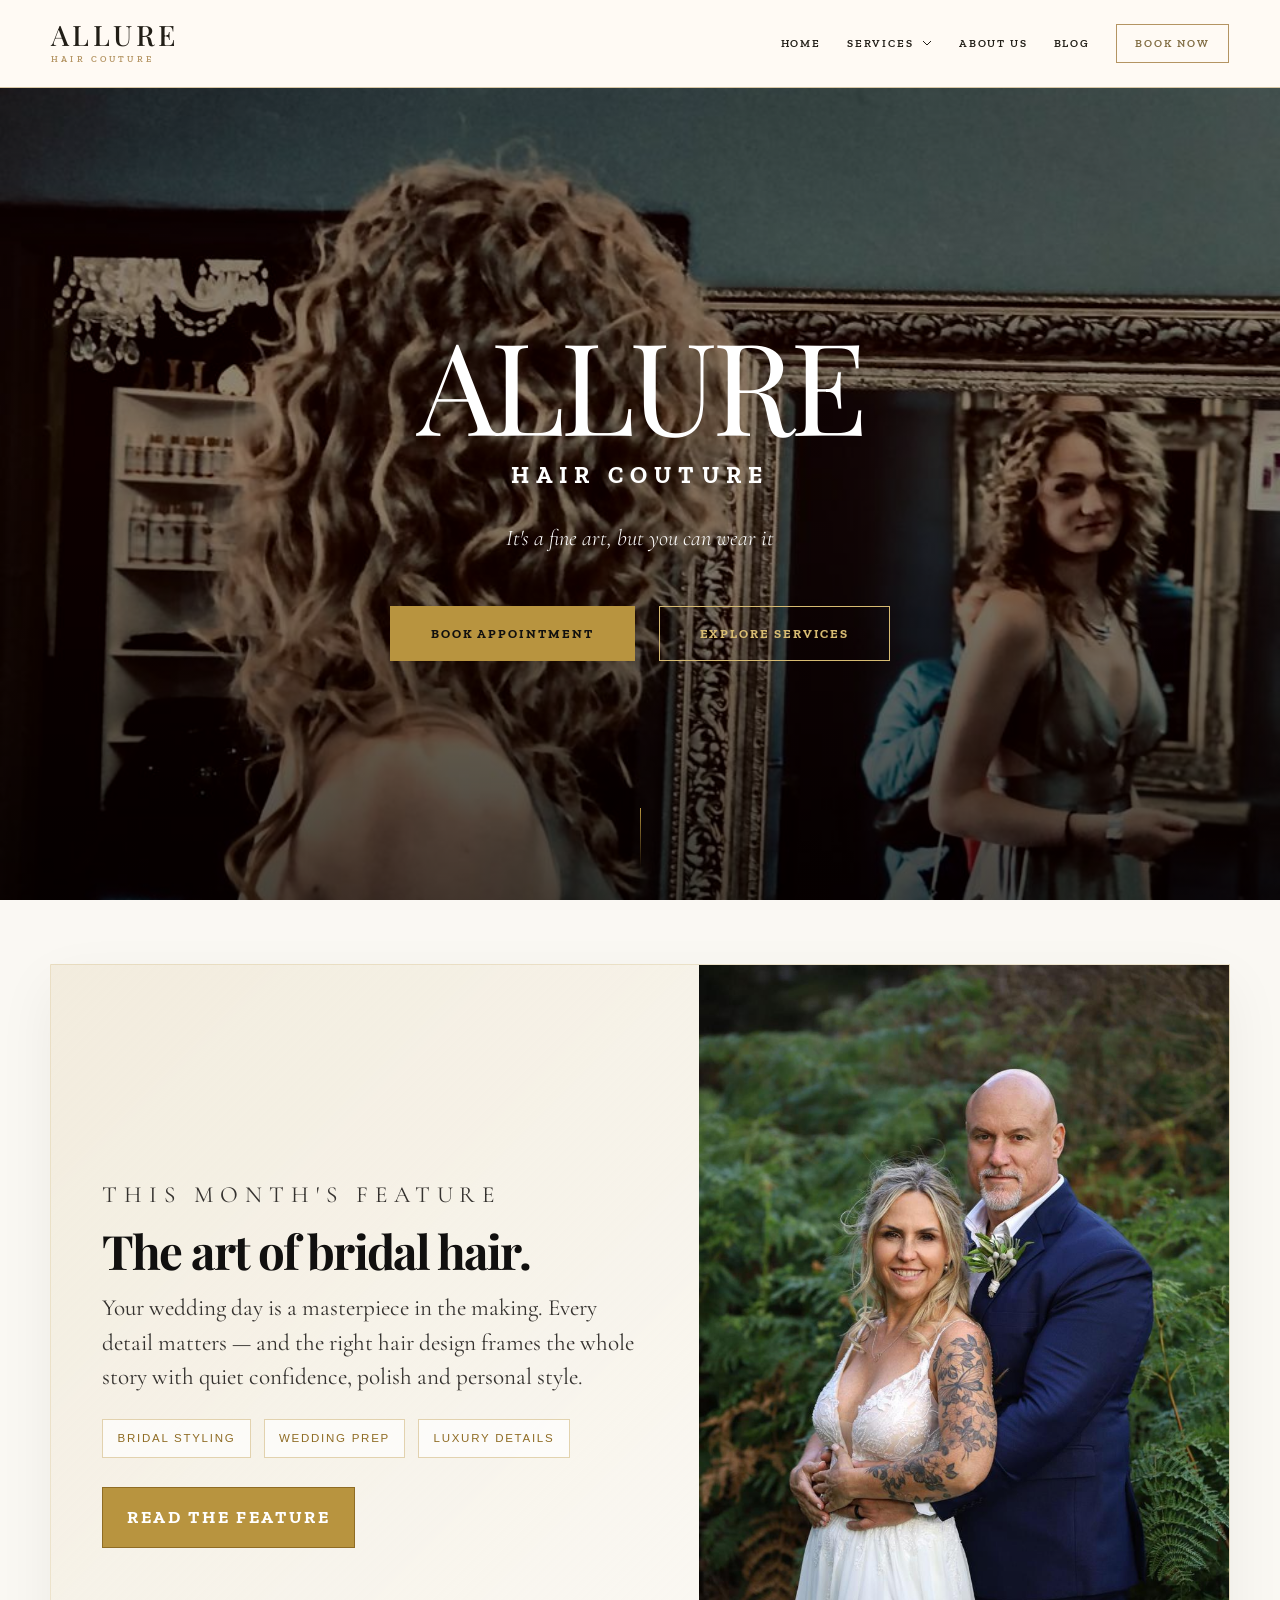
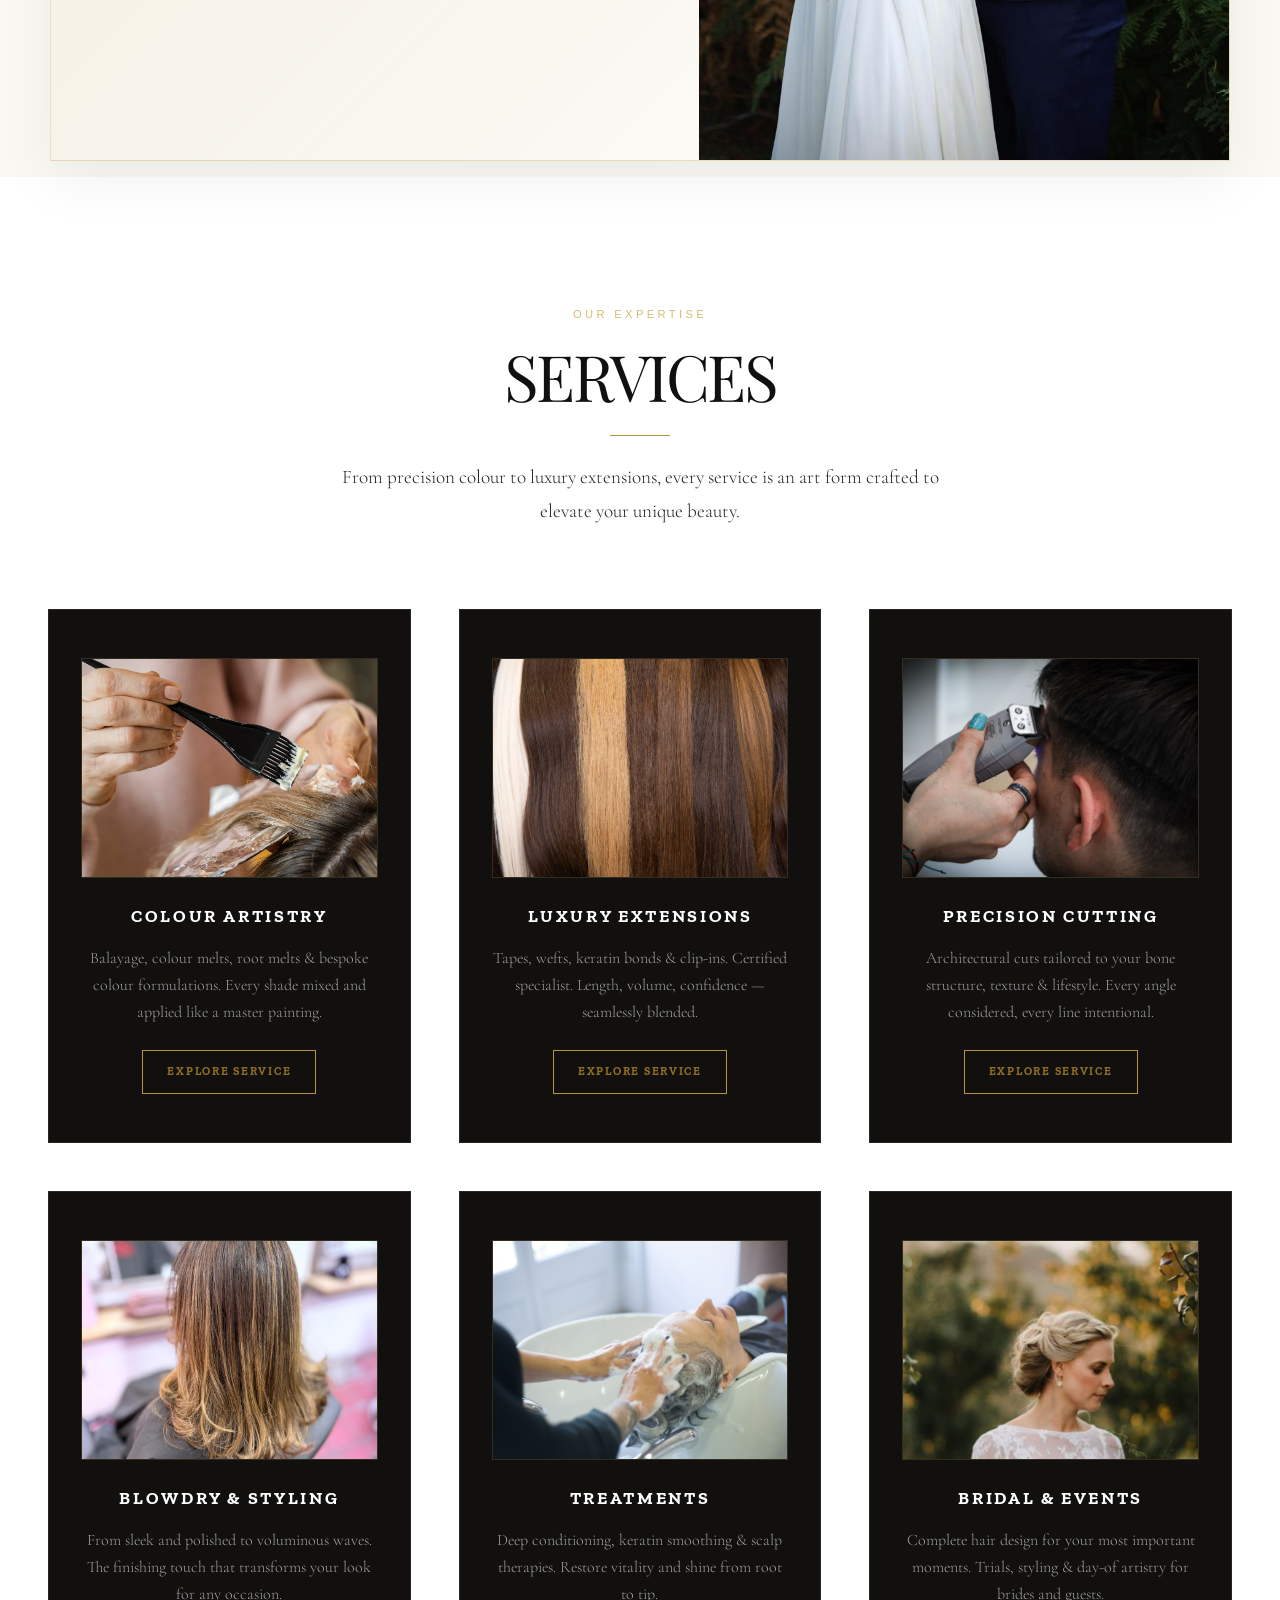
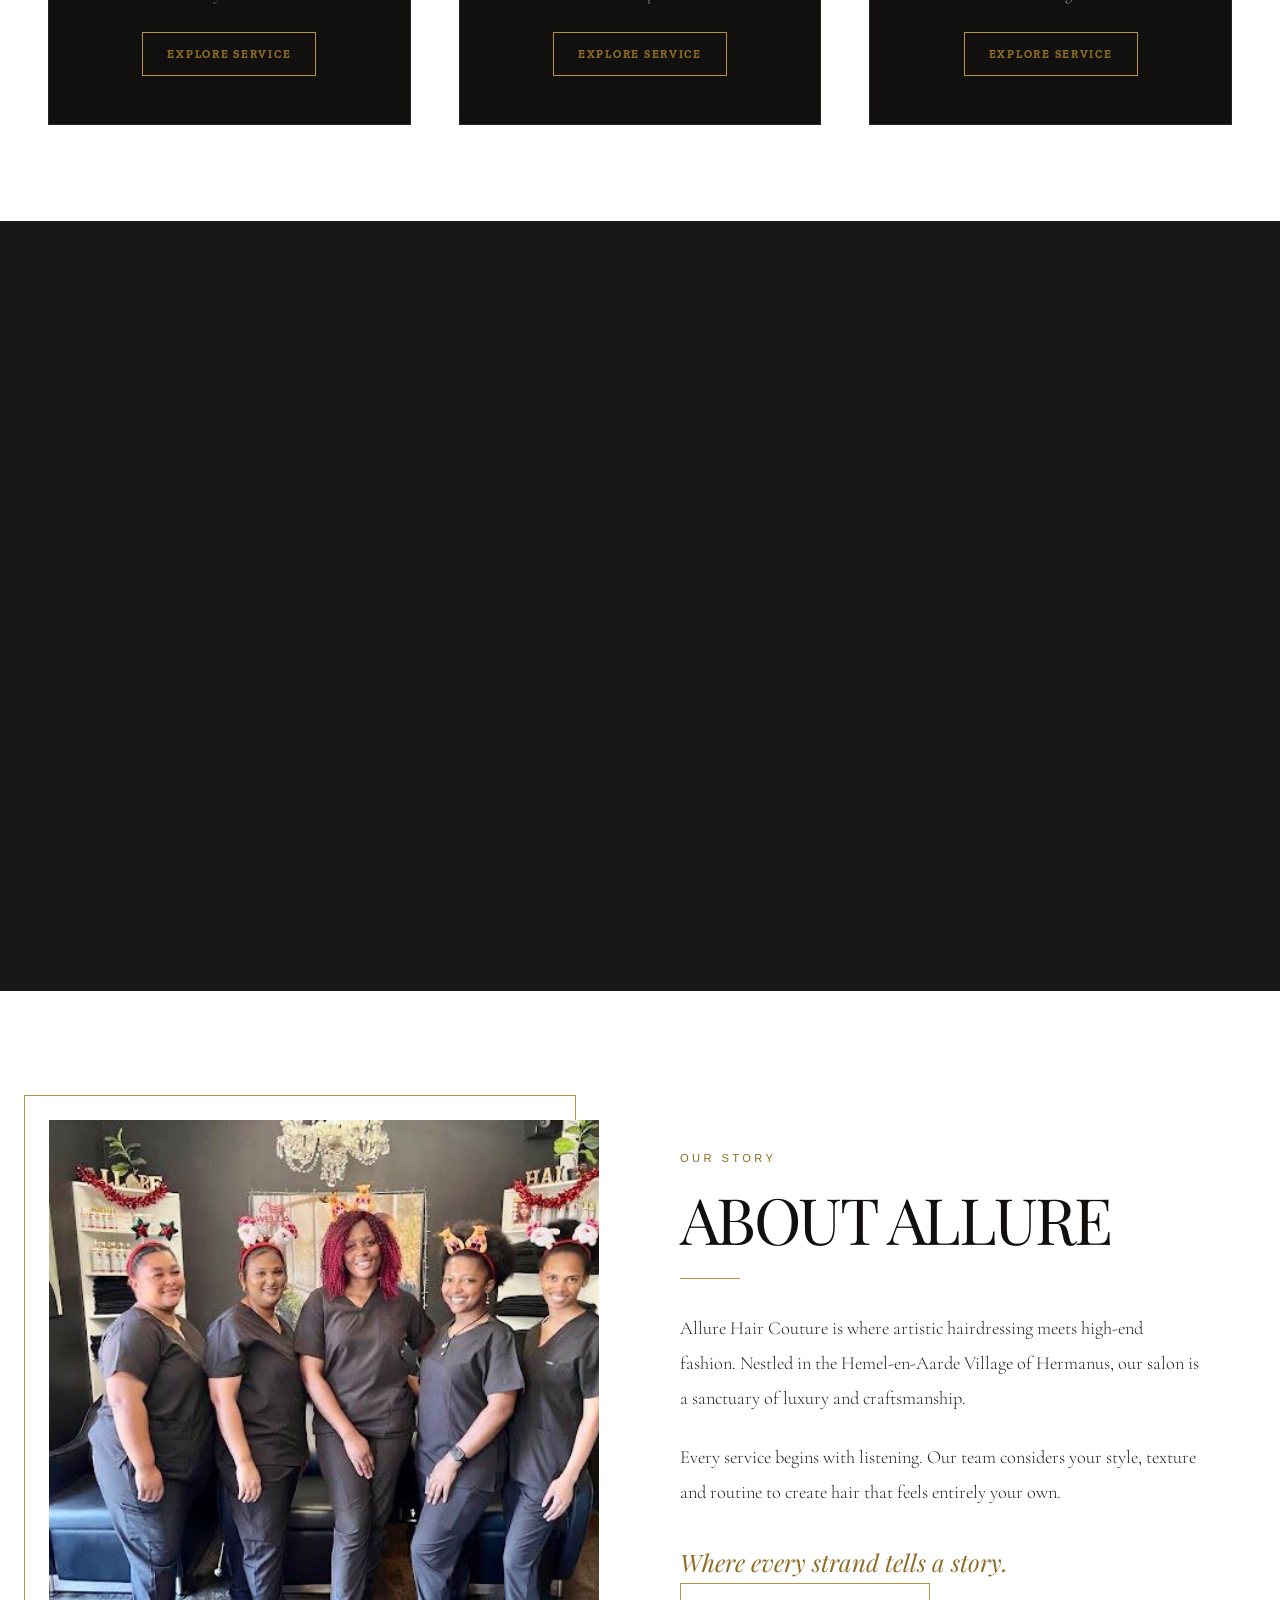
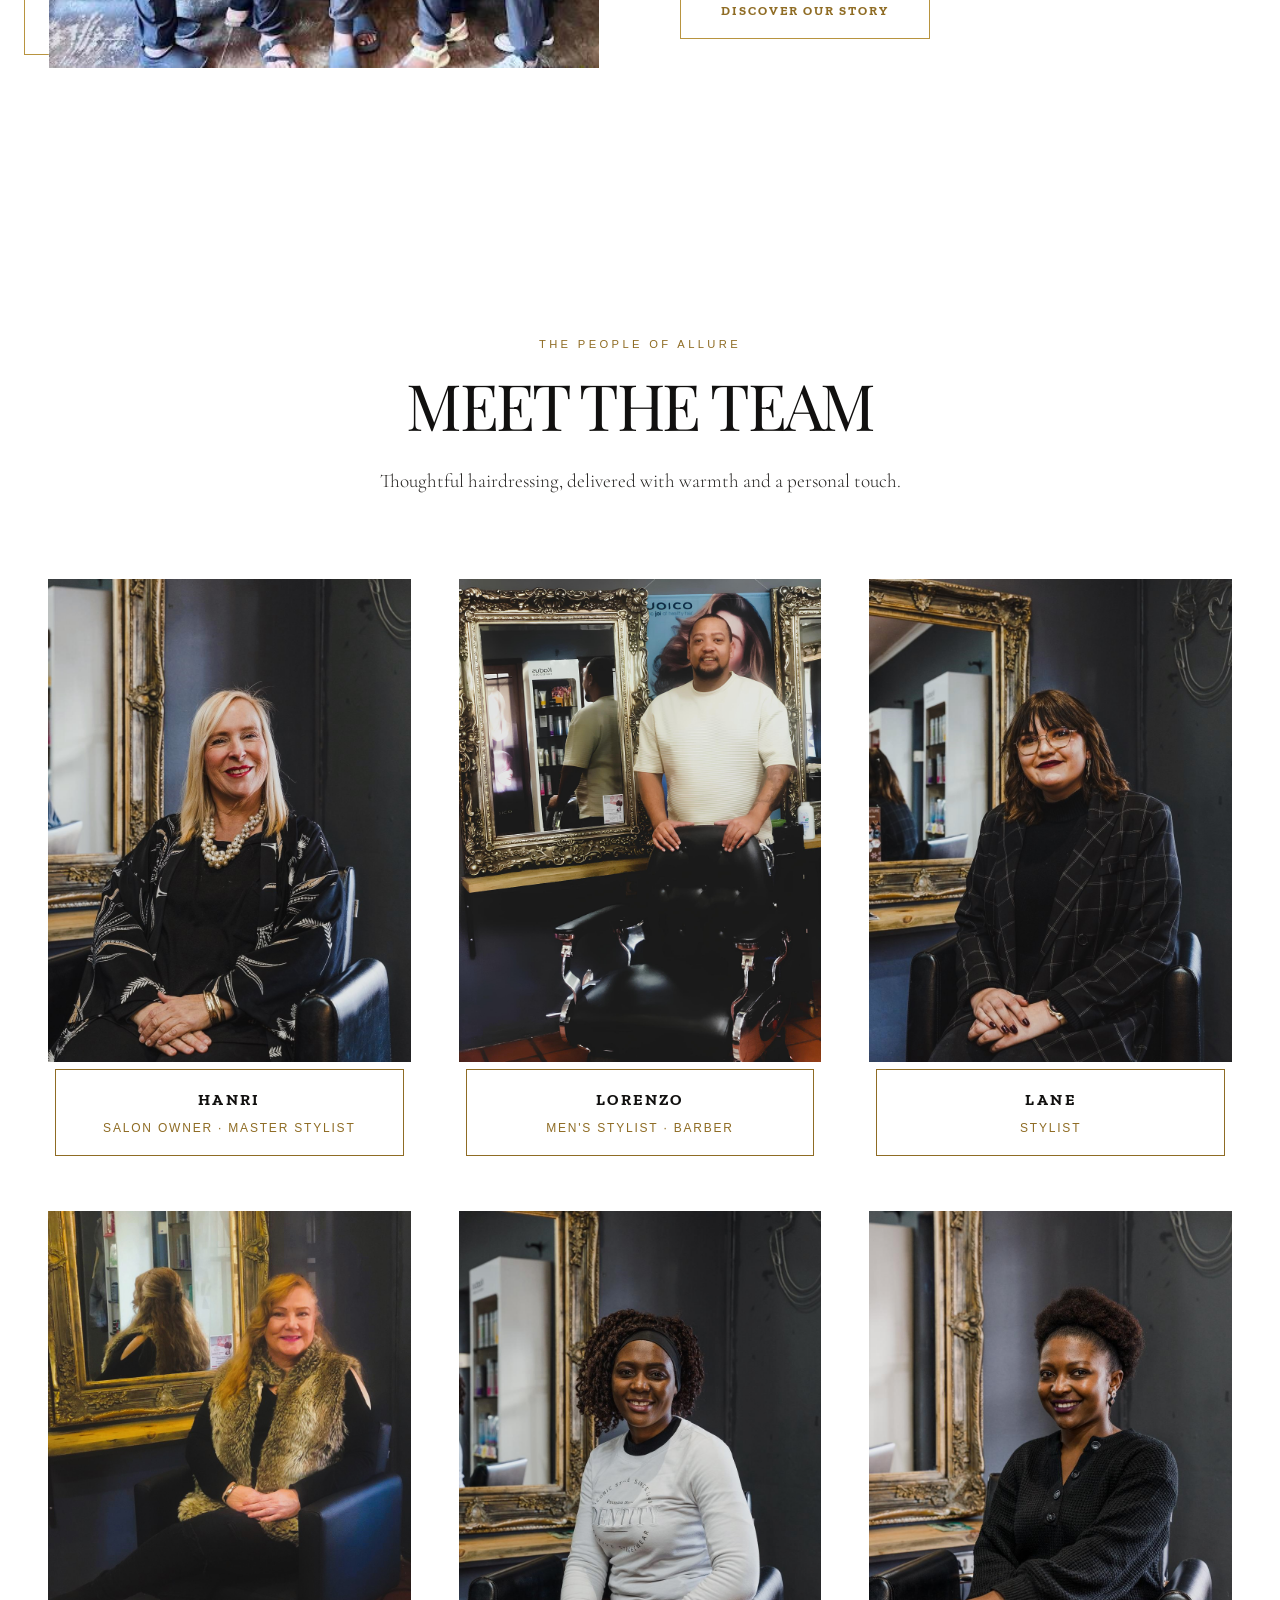
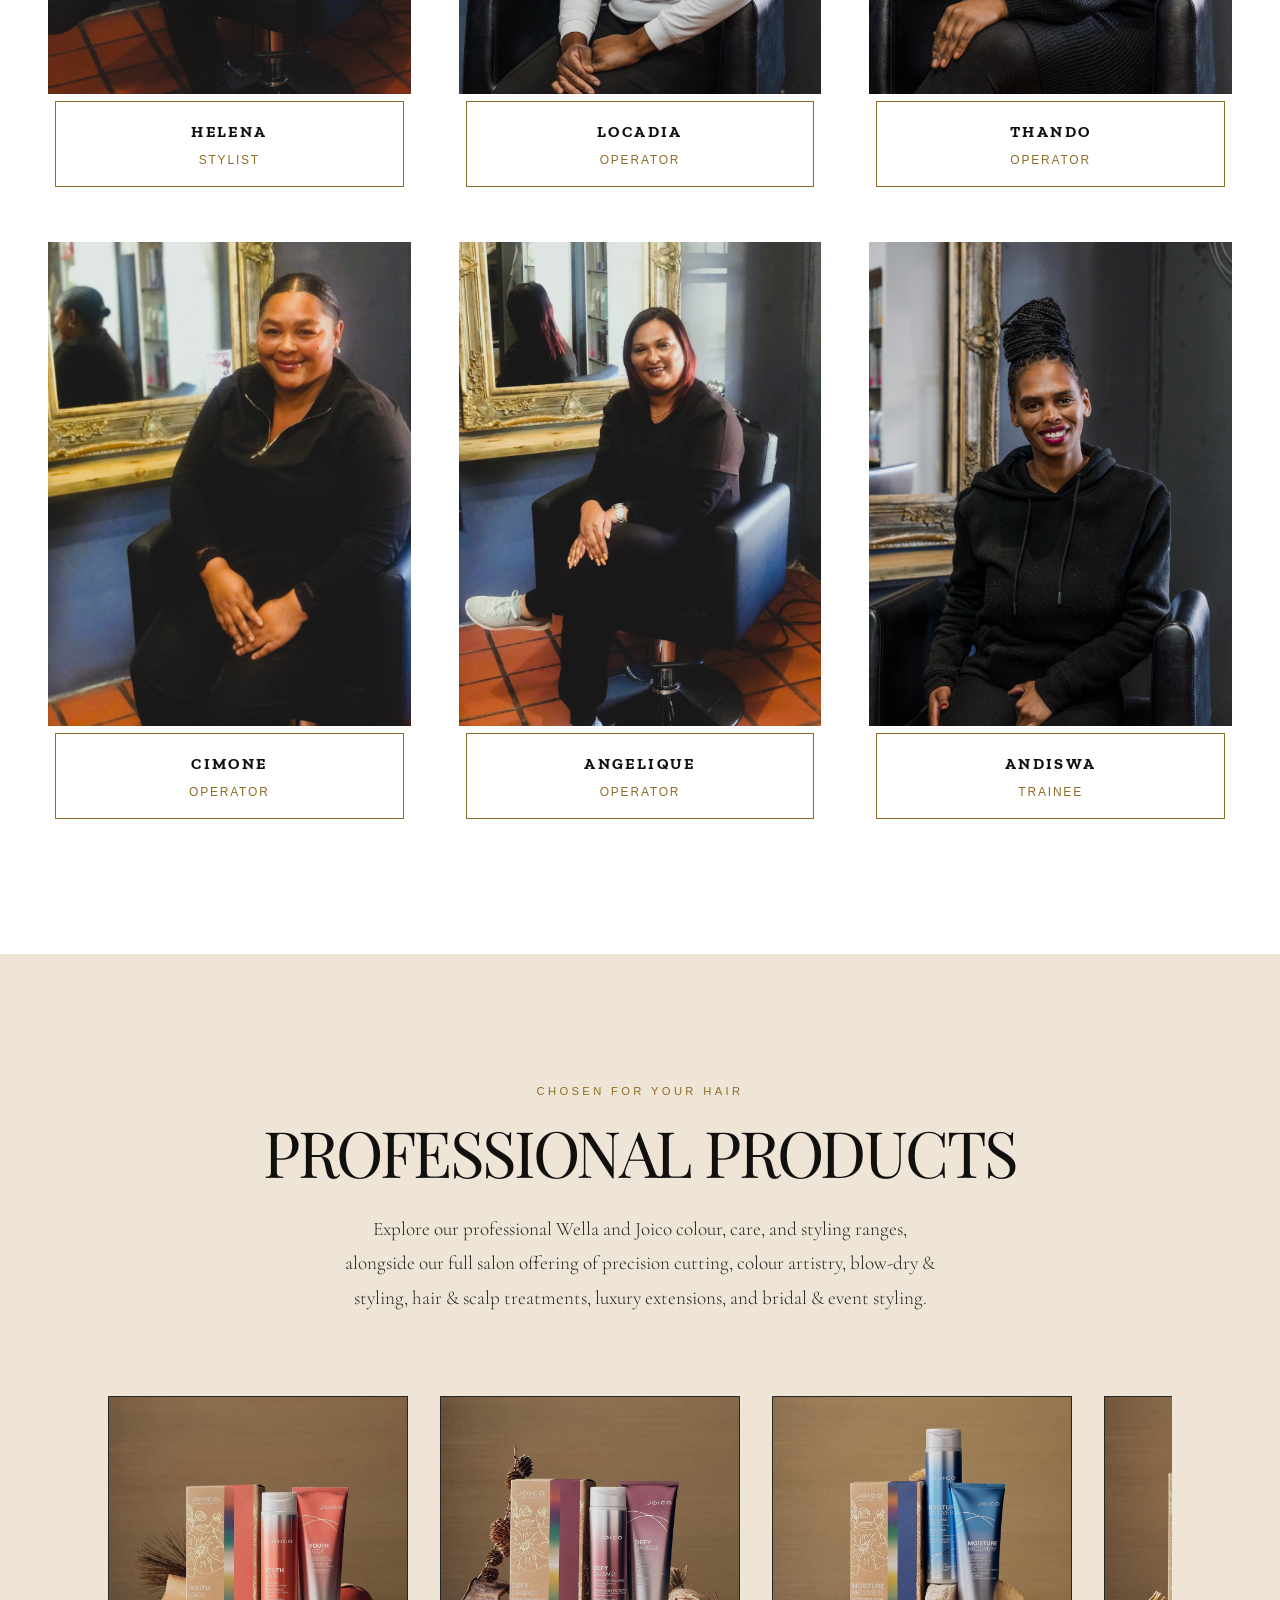
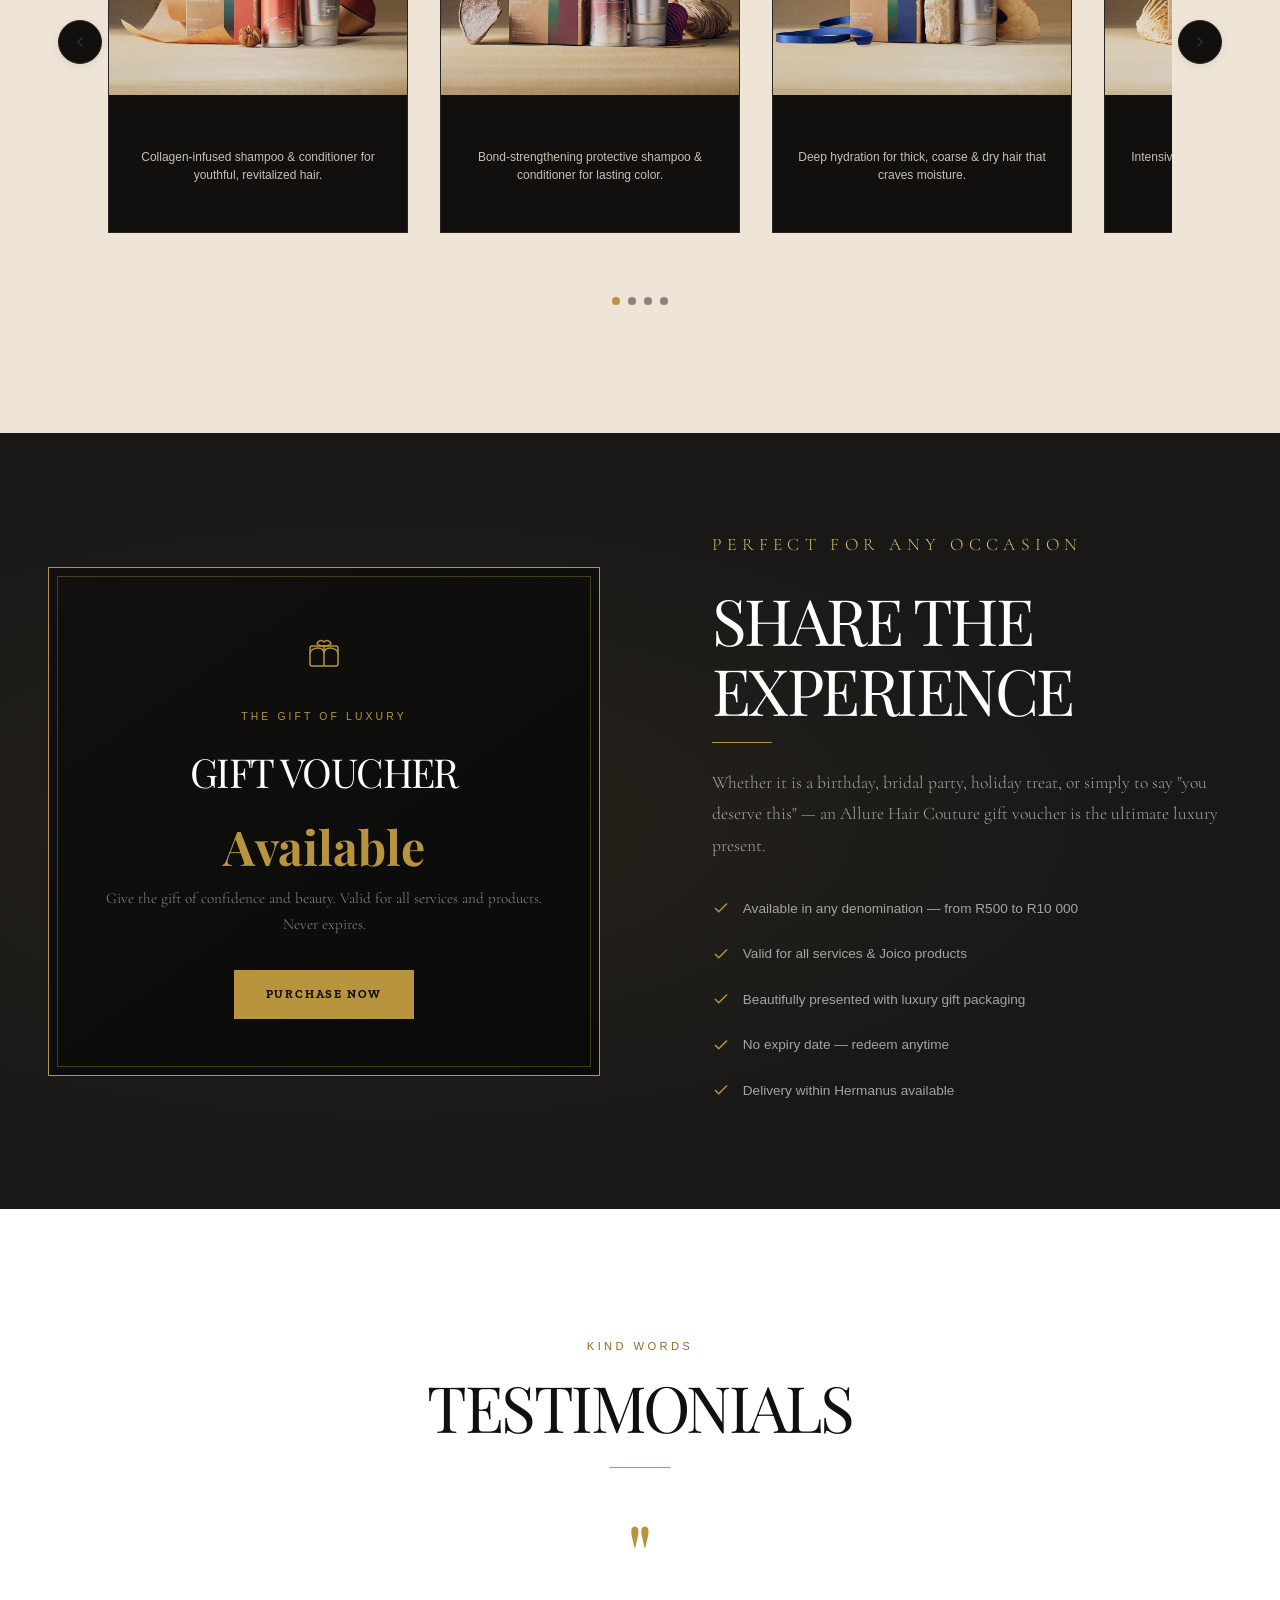
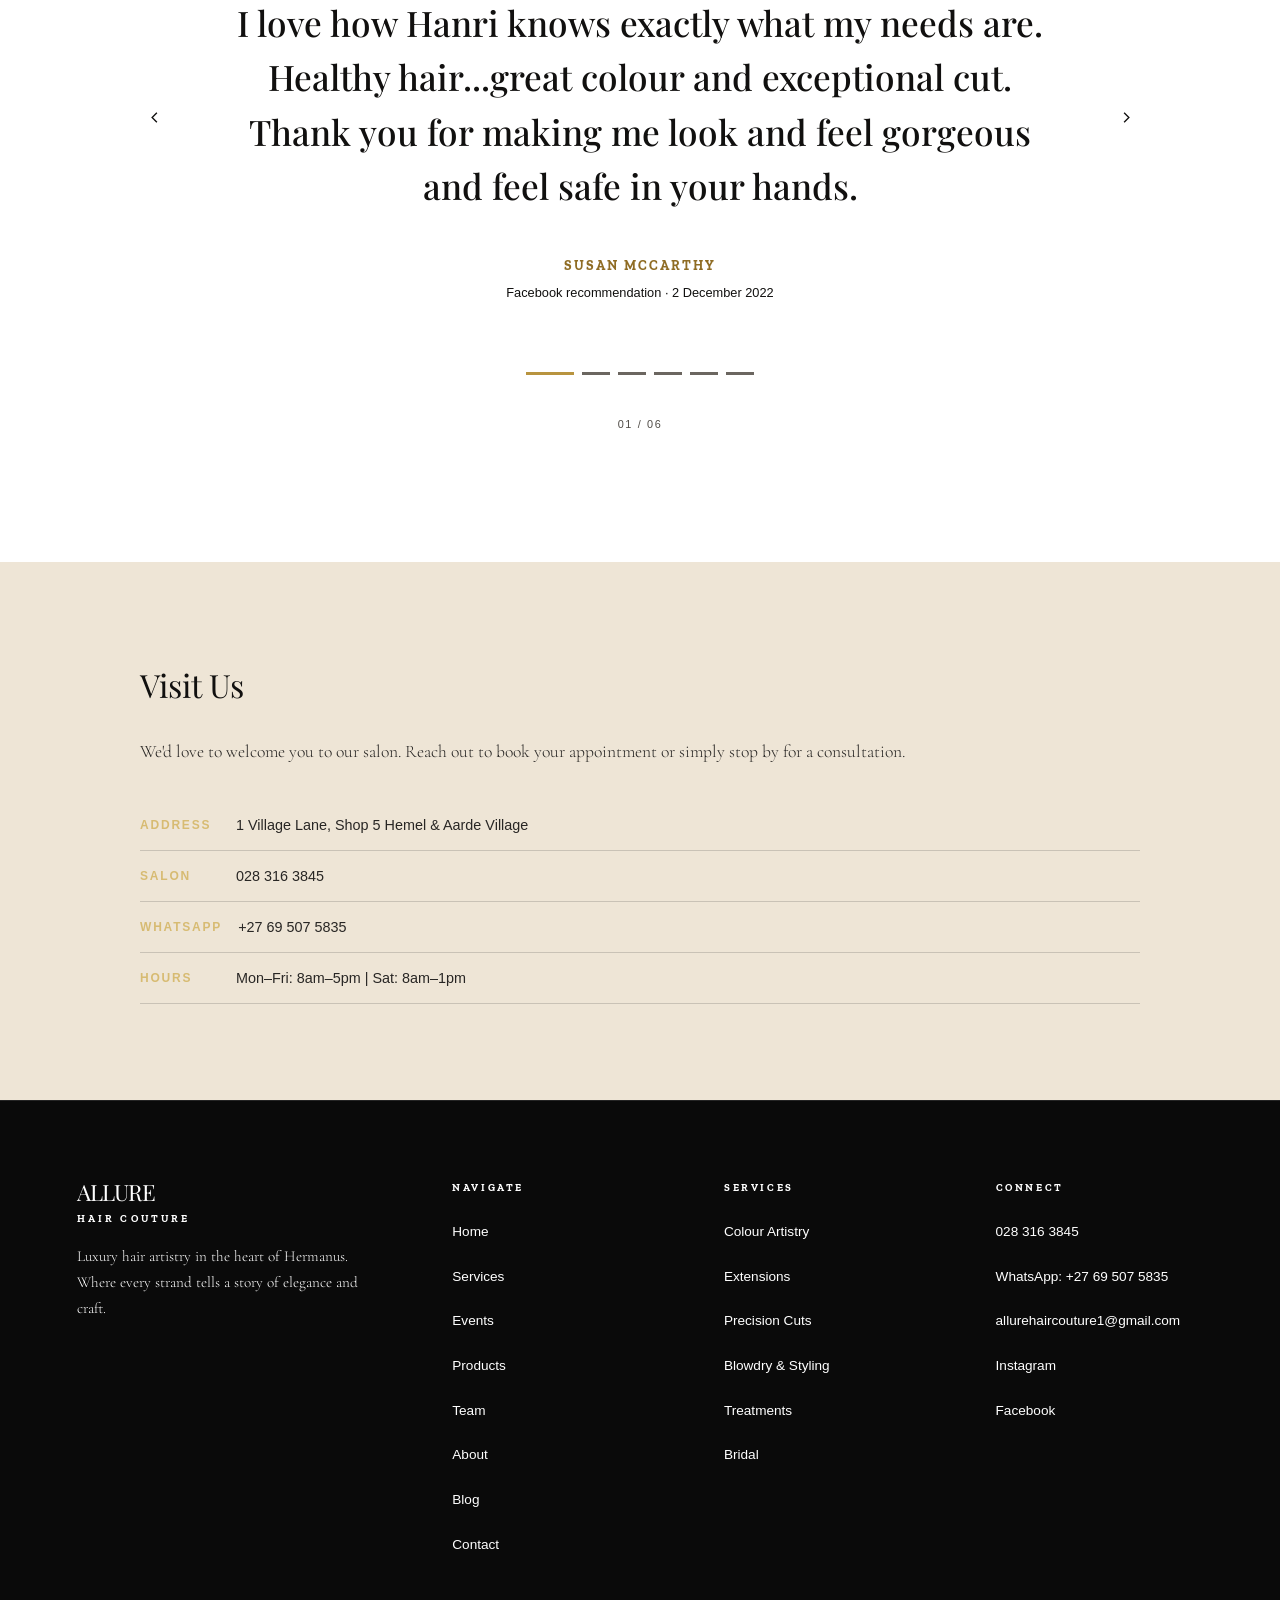
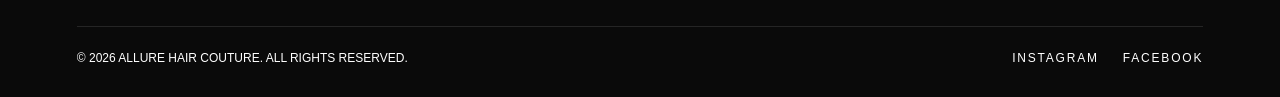
<file: index.html>
<!DOCTYPE html>
<html lang="en">
<head>
  <meta charset="UTF-8">
  <meta name="viewport" content="width=device-width, initial-scale=1.0">
  <title>Allure Hair Couture — Luxury Hair Salon | Hermanus, South Africa</title>
  <meta name="description" content="Allure Hair Couture — where artistic hairdressing meets high-end fashion. Luxury colour, styling, extensions & treatments in Hermanus, South Africa.">
  <meta name="google-site-verification" content="9wVyKe3EZ31xsQ">
  <link rel="canonical" href="https://allurecouture.vercel.app/">
  <meta property="og:type" content="website">
  <meta property="og:site_name" content="Allure Hair Couture">
  <meta property="og:locale" content="en_ZA">
  <meta property="og:title" content="Allure Hair Couture — Luxury Hair Salon | Hermanus, South Africa">
  <meta property="og:description" content="Allure Hair Couture — where artistic hairdressing meets high-end fashion. Luxury colour, styling, extensions &amp; treatments in Hermanus, South Africa.">
  <meta property="og:url" content="https://allurecouture.vercel.app/">
  <meta property="og:image" content="https://allurecouture.vercel.app/social-share.jpg?v=20260821">
  <meta property="og:image:secure_url" content="https://allurecouture.vercel.app/social-share.jpg?v=20260821">
  <meta property="og:image:type" content="image/jpeg">
  <meta property="og:image:width" content="1200">
  <meta property="og:image:height" content="630">
  <meta property="og:image:alt" content="Allure Hair Couture — luxury hair artistry in Hermanus">
  <meta name="twitter:card" content="summary_large_image">
  <meta name="twitter:title" content="Allure Hair Couture — Luxury Hair Salon | Hermanus, South Africa">
  <meta name="twitter:description" content="Allure Hair Couture — where artistic hairdressing meets high-end fashion. Luxury colour, styling, extensions &amp; treatments in Hermanus, South Africa.">
  <meta name="twitter:image" content="https://allurecouture.vercel.app/social-share.jpg?v=20260821">

  
  <!-- Google Fonts: Playfair Display (Didot substitute) + Zilla Slab (slab serif) + Cormorant Garamond (body) -->
  <link rel="preconnect" href="https://fonts.googleapis.com">
  <link rel="preconnect" href="https://fonts.gstatic.com" crossorigin>
  <link href="https://fonts.googleapis.com/css2?family=Playfair+Display:ital,wght@0,400;0,500;0,600;0,700;1,400&family=Zilla+Slab:wght@400;500;600;700&family=Cormorant+Garamond:wght@300;400;500&display=swap" rel="stylesheet">
  
  <link rel="stylesheet" href="site-navigation.css">
  <style>
    /* ============================================================
       ALLURE HAIR COUTURE — DRAFT 2
       White background luxury aesthetic
       ============================================================ */
    
    :root {
      --white: #ffffff;
      --off-white: #faf8f3;
      --cream: #eee5d6;
      --black: #11100f;
      --near-black: #191817;
      --charcoal: #282624;
      --grey-600: #35322f;
      --grey-400: #514d48;
      --grey-300: #6b6660;
      --grey-200: #89837c;
      --grey-100: #b2aca4;
      --grey-50: #e1dcd4;
      --gold: #b8943f;
      --gold-light: #d7bb72;
      --gold-dark: #8f6c24;
      --gold-muted: rgba(212, 175, 55, 0.2);
      
      --font-primary: 'Playfair Display', 'Bodoni MT', 'Didot', 'Georgia', serif;
      --font-secondary: 'Zilla Slab', 'Rockwell', 'Clarendon', 'Georgia', serif;
      --font-body: 'Cormorant Garamond', 'Georgia', serif;
      --font-ui: 'Helvetica Neue', 'Arial', sans-serif;
      
      --tracking-tight: -0.04em;
      --tracking-normal: 0em;
      --tracking-wide: 0.15em;
      --tracking-wider: 0.3em;
      
      --transition-fast: 150ms ease;
      --transition-base: 300ms ease;
      --transition-slow: 500ms ease;
      --transition-slower: 800ms ease;
    }

    *, *::before, *::after { box-sizing: border-box; margin: 0; padding: 0; }

    html {
      scroll-behavior: smooth;
      -webkit-font-smoothing: antialiased;
      -moz-osx-font-smoothing: grayscale;
    }

    body {
      background-color: var(--white);
      color: var(--black);
      font-family: var(--font-body);
      font-size: 1.1rem;
      line-height: 1.7;
      overflow-x: hidden;
    }

    a { color: inherit; text-decoration: none; }

    /* ── ANNOUNCEMENT BAR ── */
    .announcement-bar {
      background: var(--gold);
      color: #0a0a0a;
      text-align: center;
      font-family: var(--font-secondary);
      font-size: 0.75rem;
      font-weight: 700;
      text-transform: uppercase;
      position: relative;
      z-index: 100;
    }

    /* ── NAVIGATION ── */
    .nav {
      position: fixed;
      top: 0;
      left: 0;
      right: 0;
      z-index: 99;
      display: flex;
      justify-content: space-between;
      align-items: center;
      padding: 1.2rem 3rem;
      background: rgba(10, 10, 10, 0.92);
      backdrop-filter: blur(16px);
      -webkit-backdrop-filter: blur(16px);
      border-bottom: 1px solid #222222;
      transition: padding var(--transition-base), background var(--transition-base);
    }

    .nav.scrolled {
      padding: 0.8rem 3rem;
      background: rgba(10, 10, 10, 0.97);
      box-shadow: 0 1px 20px rgba(0, 0, 0, 0.3);
    }

    .nav-logo {
      font-family: var(--font-primary);
      font-size: 1.4rem;
      font-weight: 400;
      letter-spacing: var(--tracking-tight);
      color: var(--black);
      text-transform: uppercase;
      line-height: 1;
    }

    .nav-logo span {
      display: block;
      font-family: var(--font-secondary);
      font-size: 0.65rem;
      font-weight: 700;
      letter-spacing: var(--tracking-wider);
      color: var(--gold-dark);
      margin-top: 0.2rem;
    }

    .nav-links {
      display: flex;
      gap: 2.5rem;
      list-style: none;
      align-items: center;
    }

    .nav-link {
      font-family: var(--font-ui);
      font-size: 0.8rem;
      font-weight: 400;
      letter-spacing: var(--tracking-wide);
      color: #b0b0b0;
      text-transform: uppercase;
      padding: 0.3rem 0;
      border-bottom: 1px solid transparent;
      transition: all var(--transition-fast);
    }

    .nav-link:hover,
    .nav-link.active {
      color: var(--black);
      border-bottom-color: var(--gold);
    }

    .nav-cta {
      font-family: var(--font-secondary);
      font-size: 0.75rem;
      font-weight: 700;
      letter-spacing: var(--tracking-wide);
      text-transform: uppercase;
      padding: 0.6rem 1.5rem;
      border: 1px solid var(--gold);
      color: var(--gold-dark);
      background: transparent;
      cursor: pointer;
      transition: all var(--transition-base);
    }

    .nav-cta:hover {
      background: var(--gold);
      color: var(--black);
    }

    .nav-toggle {
      display: none;
      background: none;
      border: none;
      cursor: pointer;
      padding: 0.5rem;
      z-index: 101;
      position: relative;
    }

    .nav-toggle span {
      display: block;
      width: 24px;
      height: 2px;
      background: var(--black);
      margin: 5px 0;
      transition: all var(--transition-base);
      border-radius: 1px;
    }

    .nav-toggle.open span:nth-child(1) {
      transform: translateY(7px) rotate(45deg);
    }

    .nav-toggle.open span:nth-child(2) {
      opacity: 0;
      transform: scaleX(0);
    }

    .nav-toggle.open span:nth-child(3) {
      transform: translateY(-7px) rotate(-45deg);
    }

    /* ── MONTHLY FEATURE ── */
    .monthly-feature {
      padding: 4rem 3rem 1rem;
      background: var(--off-white);
    }

    .feature-banner {
      max-width: 1180px;
      margin: 0 auto;
      display: grid;
      grid-template-columns: 1.1fr 0.9fr;
      align-items: center;
      background: linear-gradient(135deg, rgba(184, 148, 63, 0.12), rgba(255, 255, 255, 0.9));
      border: 1px solid rgba(184, 148, 63, 0.25);
      box-shadow: 0 20px 55px rgba(17, 16, 15, 0.06);
      overflow: hidden;
    }

    .feature-content {
      padding: clamp(2rem, 4vw, 4rem);
    }

    .feature-content .section-label {
      margin-bottom: 1rem;
    }

    .feature-content h2 {
      font-family: var(--font-primary);
      font-size: clamp(2rem, 3.7vw, 3.3rem);
      line-height: 0.98;
      letter-spacing: var(--tracking-tight);
      color: var(--black);
      margin-bottom: 1rem;
    }

    .feature-content p {
      font-family: var(--font-body);
      font-size: 1.45rem;
      line-height: 1.5;
      color: var(--grey-600);
      max-width: 34rem;
    }

    .feature-meta {
      display: flex;
      flex-wrap: wrap;
      gap: 0.8rem;
      margin-top: 1.5rem;
      margin-bottom: 1.8rem;
    }

    .feature-meta span {
      display: inline-block;
      padding: 0.55rem 0.9rem;
      border: 1px solid rgba(184, 148, 63, 0.4);
      background: rgba(255, 255, 255, 0.7);
      font-family: var(--font-ui);
      font-size: 0.72rem;
      letter-spacing: var(--tracking-wide);
      text-transform: uppercase;
      color: var(--gold-dark);
    }

    .feature-btn {
      display: inline-flex;
      align-items: center;
      justify-content: center;
      min-height: 52px;
      padding: 0.9rem 1.5rem;
      border: 1px solid var(--gold-dark);
      background: var(--gold);
      color: var(--white);
      font-family: var(--font-secondary);
      font-weight: 700;
      letter-spacing: var(--tracking-wide);
      text-transform: uppercase;
      transition: all var(--transition-base);
    }

    .feature-btn:hover {
      background: var(--gold-dark);
      transform: translateY(-1px);
    }

    .feature-visual {
      min-height: 100%;
      background: #f4eee5;
    }

    .feature-visual img {
      width: 100%;
      height: 100%;
      min-height: 420px;
      object-fit: cover;
      object-position: center;
      display: block;
    }

    @media (max-width: 820px) {
      .monthly-feature { padding: 3rem 1.25rem 0.5rem; }
      .feature-banner { grid-template-columns: 1fr; }
      .feature-content p { font-size: 1.2rem; }
      .feature-visual img { min-height: 260px; }
    }

    /* ── HERO SECTION ── */
    .hero {
      min-height: 100vh;
      display: flex;
      flex-direction: column;
      justify-content: center;
      align-items: center;
      text-align: center;
      padding: 10rem 2rem 5rem;
      position: relative;
      overflow: hidden;
      background: #0a0a0a;
    }

    .hero-bg {
      position: absolute;
      inset: 0;
      z-index: 0;
    }

    .hero-bg img {
      width: 100%;
      height: 100%;
      object-fit: cover;
      object-position: center 20%;
      filter: brightness(0.95) contrast(1.05);
    }

    .hero-bg::after {
      content: '';
      position: absolute;
      inset: 0;
      background: linear-gradient(
        to bottom,
        rgba(0, 0, 0, 0.5) 0%,
        rgba(0, 0, 0, 0.4) 50%,
        rgba(0, 0, 0, 0.7) 100%
      );
    }

    .hero-content {
      position: relative;
      z-index: 1;
      max-width: 900px;
      animation: fadeInUp 1.2s ease-out;
    }

    .hero-crest {
      margin-bottom: 2rem;
      opacity: 0;
      animation: fadeIn 1s ease-out 0.3s forwards;
    }

    .hero-crest svg {
      width: 140px;
      height: auto;
      margin: 0 auto;
    }

    .hero-title {
      font-family: var(--font-primary);
      font-size: clamp(3.5rem, 10vw, 8rem);
      font-weight: 400;
      letter-spacing: var(--tracking-tight);
      line-height: 1.0;
      color: var(--white);
      text-transform: uppercase;
      margin-bottom: 0.5rem;
      opacity: 0;
      animation: fadeInUp 1s ease-out 0.5s forwards;
    }

    .hero-subtitle {
      font-family: var(--font-secondary);
      font-size: clamp(1rem, 2.5vw, 1.5rem);
      font-weight: 700;
      letter-spacing: var(--tracking-wider);
      color: var(--white);
      text-transform: uppercase;
      margin-bottom: 1.5rem;
      opacity: 0;
      animation: fadeInUp 1s ease-out 0.7s forwards;
    }

    .hero-tagline {
      font-family: var(--font-body);
      font-size: clamp(1.1rem, 2vw, 1.4rem);
      font-weight: 300;
      font-style: italic;
      color: var(--white);
      margin-bottom: 3rem;
      opacity: 0;
      animation: fadeInUp 1s ease-out 0.9s forwards;
    }

    .hero-ctas .btn:not(.btn-filled) {
      border-color: var(--gold-light);
      color: var(--gold-light);
      background: transparent;
    }

    .hero-ctas .btn:not(.btn-filled):hover {
      background: var(--gold-light);
      border-color: var(--gold-light);
      color: var(--black);
    }

    .hero-ctas .btn-filled {
      background: var(--gold);
      border-color: var(--gold);
      color: var(--black);
    }

    .hero-ctas .btn-filled:hover {
      background: var(--gold-light);
      border-color: var(--gold-light);
    }

    .hero-ctas {
      display: flex;
      gap: 1.5rem;
      justify-content: center;
      flex-wrap: wrap;
      opacity: 0;
      animation: fadeInUp 1s ease-out 1.1s forwards;
    }

    .btn {
      display: inline-block;
      font-family: var(--font-secondary);
      font-size: 0.8rem;
      font-weight: 700;
      letter-spacing: var(--tracking-wide);
      text-transform: uppercase;
      padding: 1rem 2.5rem;
      border: 1px solid var(--black);
      background: transparent;
      color: var(--black);
      cursor: pointer;
      text-decoration: none;
      transition: all var(--transition-base);
      position: relative;
      overflow: hidden;
    }

    .btn:hover {
      background: var(--paper-deep);
      color: var(--text);
    }

    .btn-gold {
      border-color: var(--gold);
      color: var(--gold-dark);
    }

    .btn-gold:hover {
      background: var(--gold);
      color: var(--black);
    }

    .btn-filled {
      background: var(--gold);
      border-color: var(--gold);
      color: var(--black);
    }

    .btn-filled:hover {
      background: var(--gold-dark);
      border-color: var(--gold-dark);
    }

    .hero-scroll {
      position: absolute;
      bottom: 2rem;
      left: 50%;
      transform: translateX(-50%);
      z-index: 1;
      opacity: 0;
      animation: fadeIn 1s ease-out 1.5s forwards;
    }

    .hero-scroll span {
      display: block;
      width: 1px;
      height: 60px;
      background: linear-gradient(to bottom, var(--gold), transparent);
      margin: 0 auto;
      animation: scrollPulse 2s ease-in-out infinite;
    }

    /* ── SECTIONS ── */
    .section {
      padding: 8rem 3rem;
      max-width: 1400px;
      margin: 0 auto;
    }

    .section-header {
      text-align: center;
      margin-bottom: 5rem;
    }

    .section-label {
      font-family: var(--font-ui);
      font-size: 0.7rem;
      font-weight: 400;
      letter-spacing: var(--tracking-wider);
      text-transform: uppercase;
      color: var(--gold-dark);
      margin-bottom: 1rem;
    }

    .section-title {
      font-family: var(--font-primary);
      font-size: clamp(2.5rem, 5vw, 4rem);
      font-weight: 400;
      letter-spacing: var(--tracking-tight);
      line-height: 1.1;
      color: var(--black);
      text-transform: uppercase;
    }

    .section-divider {
      width: 60px;
      height: 1px;
      background: var(--gold);
      margin: 1.5rem auto 0;
    }

    .section-intro {
      font-family: var(--font-body);
      font-size: 1.2rem;
      font-weight: 300;
      color: var(--charcoal);
      max-width: 600px;
      margin: 1.5rem auto 0;
      line-height: 1.8;
    }

    /* ── SERVICES SECTION ── */
    .services-section {
      background: var(--white);
      padding: 8rem 3rem 6rem;
    }

    .services-section .section-label {
      color: var(--gold-light);
    }

    .services-section .section-title {
      color: var(--black);
    }

    .services-section .section-intro {
      color: var(--charcoal);
    }

    .services-grid {
      display: grid;
      grid-template-columns: repeat(3, 1fr);
      gap: 3rem;
      max-width: 1400px;
      margin: 0 auto;
    }

    .service-card {
      background: #11100f;
      border: 1px solid #292725;
      padding: 3rem 2rem;
      text-align: center;
      transition: all var(--transition-base);
      position: relative;
      overflow: hidden;
    }

    .service-card::before {
      content: '';
      position: absolute;
      top: 0;
      left: 0;
      right: 0;
      height: 2px;
      background: var(--gold);
      transform: scaleX(0);
      transition: transform var(--transition-base);
    }

    .service-card:hover {
      border-color: var(--grey-200);
      transform: translateY(-4px);
      box-shadow: 0 8px 30px rgba(0, 0, 0, 0.06);
    }

    .service-card:hover::before {
      transform: scaleX(1);
    }

    .service-btn {
      display: inline-block;
      font-family: var(--font-secondary);
      font-size: 0.72rem;
      font-weight: 700;
      letter-spacing: var(--tracking-wide);
      text-transform: uppercase;
      padding: 0.7rem 1.5rem;
      margin-top: 1.5rem;
      border: 1px solid var(--gold);
      color: var(--gold-dark);
      background: transparent;
      cursor: pointer;
      transition: all var(--transition-base);
      text-decoration: none;
    }

    .service-btn:hover {
      background: var(--gold);
      color: var(--black);
    }

    .service-visual {
      position: relative;
      width: 100%;
      height: 220px;
      margin: 0 auto 1.5rem;
      overflow: hidden;
      border: 1px solid rgba(204, 171, 103, 0.2);
      background: #0e0d0d;
    }

    .service-image {
      display: block;
      width: 100%;
      height: 100%;
      object-fit: cover;
      object-position: center;
      transition: transform var(--transition-base), filter var(--transition-base);
    }

    .service-card:hover .service-image {
      transform: scale(1.04);
      filter: saturate(1.08) contrast(1.04);
    }

    .service-title {
      font-family: var(--font-secondary);
      font-size: 1.1rem;
      font-weight: 700;
      letter-spacing: var(--tracking-wide);
      text-transform: uppercase;
      color: var(--white);
      margin-bottom: 0.8rem;
    }

    .service-desc {
      font-family: var(--font-body);
      font-size: 1rem;
      font-weight: 300;
      color: rgba(255, 255, 255, 0.6);
      line-height: 1.7;
    }

    /* ── PRODUCTS SECTION ── */
    .products-section {
      padding: 8rem 3rem;
      background: var(--cream);
      overflow: hidden;
    }

    .products-section .section-header {
      text-align: center;
      margin-bottom: 4rem;
    }

    .products-carousel-container {
      position: relative;
      max-width: 1400px;
      margin: 0 auto;
      padding: 0 60px;
    }

    .products-carousel {
      display: flex;
      gap: 2rem;
      overflow-x: auto;
      scroll-snap-type: x mandatory;
      scroll-behavior: smooth;
      -ms-overflow-style: none;
      scrollbar-width: none;
      padding: 1rem 0 2rem;
    }

    .products-carousel::-webkit-scrollbar {
      display: none;
    }

    .product-card {
      flex: 0 0 auto;
      width: 300px;
      background: #11100f;
      border: 1px solid #292725;
      overflow: hidden;
      transition: all var(--transition-base);
      scroll-snap-align: start;
    }

    .product-card:hover {
      transform: translateY(-4px);
      box-shadow: 0 12px 40px rgba(0, 0, 0, 0.08);
      border-color: var(--grey-200);
    }

    .product-image {
      width: 100%;
      aspect-ratio: 1/1;
      overflow: hidden;
      position: relative;
    }

    .product-image img {
      width: 100%;
      height: 100%;
      object-fit: cover;
      transition: transform var(--transition-slower);
    }

    .product-card:hover .product-image img {
      transform: scale(1.05);
    }

    .product-info {
      padding: 1.5rem 1.25rem;
      text-align: center;
    }

    .product-name {
      font-family: var(--font-secondary);
      font-size: 0.9rem;
      font-weight: 700;
      letter-spacing: var(--tracking-wide);
      text-transform: uppercase;
      color: var(--black);
      margin-bottom: 0.3rem;
    }

    .product-desc {
      font-family: var(--font-ui);
      font-size: 0.75rem;
      font-weight: 400;
      color: #c8c0b4;
      line-height: 1.5;
    }


    .promo-countdown { display: flex; gap: 0.6rem; align-items: center; }

    .promo-countdown-item { text-align: center; }

    .promo-countdown-value {
      font-family: var(--font-primary);
      font-size: 1rem;
      font-weight: 700;
      line-height: 1;
      display: block;
    }

    .promo-countdown-label {
      font-family: var(--font-ui);
      font-size: 0.55rem;
      text-transform: uppercase;
      letter-spacing: 0.1em;
      opacity: 0.8;
      display: block;
      margin-top: 0.15rem;
    }

    /* ── BOOKING WIDGET ── */
    .booking-widget-section {
      background: var(--white);
      padding: 4rem 3rem;
      border-top: 1px solid #222222;
    }

    .booking-widget-grid {
      display: grid;
      grid-template-columns: 1fr 1fr;
      gap: 4rem;
      max-width: 1200px;
      margin: 0 auto;
      align-items: start;
    }

    .booking-info { padding-right: 2rem; }

    .booking-info .section-label { text-align: left; }

    .booking-info .section-title { text-align: left; margin-bottom: 1rem; }

    .booking-info .section-divider { margin: 0 0 1.5rem; }

    .booking-info p {
      font-family: var(--font-body);
      font-size: 1.1rem;
      font-weight: 300;
      color: var(--charcoal);
      line-height: 1.8;
      margin-bottom: 1.5rem;
    }

    .booking-features { list-style: none; margin-top: 2rem; }

    .booking-features li {
      font-family: var(--font-ui);
      font-size: 0.85rem;
      color: var(--charcoal);
      padding: 0.6rem 0;
      display: flex;
      align-items: center;
      gap: 0.8rem;
      border-bottom: 1px solid var(--grey-100);
    }

    .booking-features li svg {
      width: 18px;
      height: 18px;
      stroke: var(--gold);
      fill: none;
      stroke-width: 2;
      flex-shrink: 0;
    }

    .booking-field {
      margin-bottom: 1.2rem;
    }

    .booking-label {
      display: block;
      font-family: var(--font-secondary);
      font-size: 0.75rem;
      font-weight: 700;
      letter-spacing: var(--tracking-wide);
      text-transform: uppercase;
      color: var(--white);
      margin-bottom: 0.5rem;
    }

    .booking-select-wrap {
      position: relative;
    }

    .booking-select {
      width: 100%;
      padding: 0.9rem 2.5rem 0.9rem 1rem;
      font-family: var(--font-body);
      font-size: 1rem;
      font-weight: 300;
      color: var(--white);
      background: #11100f;
      border: 1px solid #292725;
      appearance: none;
      -webkit-appearance: none;
      cursor: pointer;
      transition: border-color var(--transition-fast);
    }

    .booking-select:focus {
      outline: none;
      border-color: var(--gold);
    }

    .booking-select-wrap::after {
      content: '';
      position: absolute;
      right: 1rem;
      top: 50%;
      transform: translateY(-50%);
      width: 0;
      height: 0;
      border-left: 5px solid transparent;
      border-right: 5px solid transparent;
      border-top: 5px solid var(--gold);
      pointer-events: none;
    }

    .booking-widget {
      background: var(--paper-soft);
      border: 1px solid var(--line);
      padding: 2.5rem;
      position: relative;
    }

    .booking-widget::before {
      content: '';
      position: absolute;
      top: 0;
      left: 0;
      right: 0;
      height: 3px;
      background: var(--gold);
    }

    .booking-widget-title {
      font-family: var(--font-secondary);
      font-size: 1rem;
      font-weight: 700;
      letter-spacing: var(--tracking-wide);
      text-transform: uppercase;
      color: var(--text);
      margin-bottom: 1.5rem;
      text-align: center;
    }

    .booking-calendar { margin-bottom: 1.5rem; }

    .calendar-header {
      display: flex;
      justify-content: space-between;
      align-items: center;
      margin-bottom: 1rem;
    }

    .calendar-nav {
      width: 32px;
      height: 32px;
      border-radius: 50%;
      border: 1px solid var(--grey-200);
      background: #11100f;
      cursor: pointer;
      display: flex;
      align-items: center;
      justify-content: center;
      transition: all var(--transition-fast);
    }

    .calendar-nav:hover { border-color: var(--gold); background: var(--gold-muted); }

    .calendar-nav svg {
      width: 14px;
      height: 14px;
      stroke: #b2aca4;
      fill: none;
      stroke-width: 2;
    }

    .calendar-month {
      font-family: var(--font-secondary);
      font-size: 0.85rem;
      font-weight: 700;
      letter-spacing: var(--tracking-wide);
      text-transform: uppercase;
      color: var(--white);
    }

    .calendar-grid {
      display: grid;
      grid-template-columns: repeat(7, 1fr);
      gap: 0.3rem;
      text-align: center;
    }

    .calendar-day-name {
      font-family: var(--font-ui);
      font-size: 0.6rem;
      text-transform: uppercase;
      letter-spacing: 0.1em;
      color: #b2aca4;
      padding: 0.3rem 0;
    }

    .calendar-day {
      font-family: var(--font-body);
      font-size: 0.85rem;
      color: var(--white);
      padding: 0.5rem;
      border-radius: 50%;
      cursor: pointer;
      transition: all var(--transition-fast);
      aspect-ratio: 1/1;
      display: flex;
      align-items: center;
      justify-content: center;
    }

    .calendar-day:hover:not(.disabled):not(.empty) {
      background: var(--gold-muted);
      color: var(--gold-dark);
    }

    .calendar-day.selected {
      background: var(--gold);
      color: var(--black);
      font-weight: 600;
    }

    .calendar-day.disabled { color: var(--grey-200); cursor: not-allowed; pointer-events: none; }
    .calendar-day.empty { pointer-events: none; }
    .calendar-day.today { border: 1px solid var(--gold); }

    .booking-timeslots { margin-bottom: 1.5rem; }

    .booking-timeslots-label {
      font-family: var(--font-ui);
      font-size: 0.7rem;
      text-transform: uppercase;
      letter-spacing: var(--tracking-wide);
      color: #b2aca4;
      margin-bottom: 0.8rem;
    }

    .timeslots-grid { display: grid; grid-template-columns: repeat(3, 1fr); gap: 0.5rem; }

    .timeslot {
      font-family: var(--font-ui);
      font-size: 0.75rem;
      padding: 0.5rem;
      border: 1px solid var(--grey-200);
      background: #11100f;
      color: #b2aca4;
      cursor: pointer;
      text-align: center;
      transition: all var(--transition-fast);
      border-radius: 2px;
    }

    .timeslot:hover:not(.unavailable) { border-color: var(--gold); color: var(--gold-dark); }
    .timeslot.selected { background: var(--gold); border-color: var(--gold); color: var(--black); }
    .timeslot.unavailable { background: var(--grey-50); color: var(--grey-200); cursor: not-allowed; text-decoration: line-through; pointer-events: none; }

    .booking-selected {
      background: #11100f;
      border: 1px solid var(--grey-100);
      padding: 1rem;
      margin-bottom: 1.5rem;
      text-align: center;
    }

    .booking-selected-label {
      font-family: var(--font-ui);
      font-size: 0.65rem;
      text-transform: uppercase;
      letter-spacing: var(--tracking-wide);
      color: #b2aca4;
      margin-bottom: 0.3rem;
    }

    .booking-selected-value {
      font-family: var(--font-secondary);
      font-size: 0.9rem;
      font-weight: 600;
      color: var(--white);
    }

    .booking-confirm-btn {
      width: 100%;
      font-family: var(--font-secondary);
      font-size: 0.8rem;
      font-weight: 700;
      letter-spacing: var(--tracking-wide);
      text-transform: uppercase;
      padding: 1rem;
      background: var(--gold);
      color: var(--black);
      border: none;
      cursor: pointer;
      transition: all var(--transition-base);
    }

    .booking-confirm-btn:hover { background: var(--gold-dark); }
    .booking-confirm-btn:disabled { background: var(--grey-200); cursor: not-allowed; }
    .booking-note { margin-top: 0.9rem; color: var(--white); font-size: 0.86rem; line-height: 1.5; }

    /* ── GIFT VOUCHER SECTION ── */
    .gift-voucher-section {
      background: var(--near-black);
      padding: 6rem 3rem;
      position: relative;
      overflow: hidden;
    }

    .gift-voucher-section::before {
      content: '';
      position: absolute;
      inset: 0;
      background: radial-gradient(ellipse at 30% 50%, rgba(201, 168, 76, 0.08) 0%, transparent 60%);
      pointer-events: none;
    }

    .gift-voucher-grid {
      display: grid;
      grid-template-columns: 1fr 1fr;
      gap: 5rem;
      max-width: 1200px;
      margin: 0 auto;
      align-items: center;
    }

    .gift-voucher-card {
      position: relative;
      background: linear-gradient(145deg, #11100f 0%, #0a0a0a 100%);
      border: 1px solid var(--gold);
      padding: 3.5rem;
      text-align: center;
    }

    .gift-voucher-card::before {
      content: '';
      position: absolute;
      inset: 8px;
      border: 1px solid rgba(201, 168, 76, 0.3);
      pointer-events: none;
    }

    .gift-voucher-icon {
      width: 60px;
      height: 60px;
      margin: 0 auto 1.5rem;
      display: flex;
      align-items: center;
      justify-content: center;
    }

    .gift-voucher-icon svg { width: 40px; height: 40px; stroke: var(--gold); fill: none; stroke-width: 1.5; }

    .gift-voucher-label {
      font-family: var(--font-ui);
      font-size: 0.65rem;
      font-weight: 400;
      letter-spacing: var(--tracking-wider);
      text-transform: uppercase;
      color: var(--gold);
      margin-bottom: 0.8rem;
    }

    .gift-voucher-title {
      font-family: var(--font-primary);
      font-size: 2.5rem;
      font-weight: 400;
      letter-spacing: var(--tracking-tight);
      color: var(--white);
      text-transform: uppercase;
      margin-bottom: 1rem;
    }

    .gift-voucher-amount {
      font-family: var(--font-primary);
      font-size: 3rem;
      font-weight: 700;
      color: var(--gold);
      line-height: 1;
      margin-bottom: 1rem;
    }

    .gift-voucher-desc {
      font-family: var(--font-body);
      font-size: 0.95rem;
      font-weight: 300;
      color: rgba(255, 255, 255, 0.5);
      line-height: 1.7;
      margin-bottom: 2rem;
    }

    .gift-voucher-btn {
      display: inline-block;
      font-family: var(--font-secondary);
      font-size: 0.75rem;
      font-weight: 700;
      letter-spacing: var(--tracking-wide);
      text-transform: uppercase;
      padding: 0.9rem 2rem;
      background: var(--gold);
      color: var(--black);
      border: none;
      cursor: pointer;
      transition: all var(--transition-base);
      text-decoration: none;
    }

    .gift-voucher-btn:hover { background: var(--gold-light); transform: translateY(-2px); }

    .gift-voucher-info { padding-left: 2rem; }

    .gift-voucher-info .section-label { color: var(--gold-light); text-align: left; }
    .gift-voucher-info .section-title { color: var(--white); text-align: left; margin-bottom: 1rem; }
    .gift-voucher-info .section-divider { margin: 0 0 1.5rem; }

    .gift-voucher-info p {
      font-family: var(--font-body);
      font-size: 1.1rem;
      font-weight: 300;
      color: rgba(255, 255, 255, 0.6);
      line-height: 1.8;
      margin-bottom: 1.5rem;
    }

    .gift-voucher-benefits { list-style: none; }

    .gift-voucher-benefits li {
      font-family: var(--font-ui);
      font-size: 0.85rem;
      color: rgba(255, 255, 255, 0.6);
      padding: 0.7rem 0;
      display: flex;
      align-items: center;
      gap: 0.8rem;
    }

    .gift-voucher-benefits li svg {
      width: 18px;
      height: 18px;
      stroke: var(--gold);
      fill: none;
      stroke-width: 2;
      flex-shrink: 0;
    }

    /* ── RESPONSIVE ADDITIONS ── */
    @media (max-width: 1024px) {
      .booking-widget-grid { grid-template-columns: 1fr; gap: 3rem; }
      .gift-voucher-grid { grid-template-columns: 1fr; gap: 3rem; }
    }

    @media (max-width: 768px) {
      .booking-widget-section { padding: 3rem 1.5rem; }
      .gift-voucher-section { padding: 4rem 1.5rem; }
      .gift-voucher-card { padding: 2.5rem 1.5rem; }
      .gift-voucher-title { font-size: 1.8rem; }
      .gift-voucher-amount { font-size: 2.2rem; }
      .timeslots-grid { grid-template-columns: repeat(2, 1fr); }
    }
    .carousel-nav {
      position: absolute;
      top: 50%;
      transform: translateY(-50%);
      z-index: 10;
      width: 44px;
      height: 44px;
      border-radius: 50%;
      background: #11100f;
      border: 1px solid #292725;
      cursor: pointer;
      display: flex;
      align-items: center;
      justify-content: center;
      transition: all var(--transition-base);
      box-shadow: 0 2px 8px rgba(0, 0, 0, 0.08);
    }

    .carousel-nav:hover {
      background: var(--gold);
      border-color: var(--gold);
      box-shadow: 0 4px 12px rgba(201, 168, 76, 0.25);
    }

    .carousel-nav:hover svg {
      stroke: var(--black);
    }

    .carousel-nav svg {
      width: 18px;
      height: 18px;
      stroke: var(--grey-600);
      fill: none;
      stroke-width: 2;
      transition: stroke var(--transition-fast);
    }

    .carousel-prev {
      left: 10px;
    }

    .carousel-next {
      right: 10px;
    }

    .carousel-dots {
      display: flex;
      justify-content: center;
      gap: 0.5rem;
      margin-top: 2rem;
    }

    .carousel-dot {
      width: 8px;
      height: 8px;
      border-radius: 50%;
      background: var(--grey-200);
      cursor: pointer;
      transition: all var(--transition-base);
    }

    .carousel-dot.active {
      background: var(--gold);
    }

    /* ── EVENTS — EDITORIAL SPLIT ── */
    .events-section {
      background: var(--near-black);
      overflow: hidden;
      scroll-margin-top: 84px;
    }

    .events-split {
      display: grid;
      grid-template-columns: minmax(320px, 0.88fr) minmax(500px, 1.12fr);
      min-height: 760px;
      max-width: 1600px;
      margin: 0 auto;
      align-items: stretch;
    }

    .events-copy {
      position: relative;
      z-index: 3;
      display: flex;
      flex-direction: column;
      justify-content: center;
      padding: clamp(5rem, 8vw, 9rem) clamp(3rem, 6vw, 7rem);
      background: var(--near-black);
    }

    .events-copy .section-label { margin-bottom: 1.5rem; }

    .events-copy .section-title {
      max-width: 640px;
      margin-bottom: 1.25rem;
      text-align: left;
      color: var(--white);
    }

    .events-kicker {
      font-family: var(--font-secondary);
      font-size: clamp(1rem, 1.4vw, 1.3rem);
      color: var(--gold-light);
      letter-spacing: 0.05em;
      margin-bottom: 1.75rem;
    }

    .events-copy-text {
      max-width: 540px;
      font-family: var(--font-body);
      font-size: clamp(1.1rem, 1.5vw, 1.3rem);
      line-height: 1.85;
      color: rgba(255, 255, 255, 0.72);
      margin-bottom: 2.5rem;
    }

    .events-cta {
      align-self: flex-start;
      display: inline-flex;
      align-items: center;
      gap: 1rem;
      padding: 1rem 0;
      border-bottom: 1px solid var(--gold);
      font-family: var(--font-secondary);
      font-size: 0.78rem;
      font-weight: 700;
      letter-spacing: var(--tracking-wider);
      text-transform: uppercase;
      color: var(--gold-light);
      transition: gap var(--transition-base), color var(--transition-base);
    }

    .events-cta:hover { gap: 1.5rem; color: var(--text); }
    .events-cta svg { width: 18px; fill: none; stroke: currentColor; stroke-width: 1.5; }

    .events-gallery {
      position: relative;
      overflow: hidden;
      min-height: 760px;
      isolation: isolate;
    }

    .events-gallery::before {
      content: '';
      position: absolute;
      z-index: 2;
      inset: 0 auto 0 0;
      width: 38%;
      background: linear-gradient(90deg, var(--paper-soft) 0%, var(--paper-soft) 18%, var(--paper) 62%, transparent 100%);
      pointer-events: none;
    }

    .events-gallery::after {
      content: '';
      position: absolute;
      z-index: 2;
      inset: auto 0 0 0;
      height: 30%;
      background: linear-gradient(0deg, var(--paper-soft), transparent);
      pointer-events: none;
    }

    .events-slide {
      position: absolute;
      inset: 0;
      opacity: 0;
      transform: scale(1.025);
      transition: opacity 1.1s ease, transform 7s ease;
    }

    .events-slide.active { opacity: 1; transform: scale(1); }

    .events-slide img {
      width: 100%;
      height: 100%;
      object-fit: cover;
    }

    .events-controls {
      position: absolute;
      z-index: 4;
      right: clamp(1.5rem, 4vw, 4rem);
      bottom: clamp(1.5rem, 4vw, 3rem);
      display: flex;
      align-items: center;
      gap: 1.5rem;
    }

    .events-count {
      min-width: 58px;
      font-family: var(--font-ui);
      font-size: 0.7rem;
      letter-spacing: var(--tracking-wide);
      color: var(--text-soft);
    }

    .events-control {
      width: 46px;
      height: 46px;
      border: 1px solid var(--line);
      border-radius: 50%;
      background: var(--paper-soft);
      color: var(--text);
      display: inline-flex;
      align-items: center;
      justify-content: center;
      cursor: pointer;
      transition: border-color var(--transition-base), background var(--transition-base);
    }

    .events-control:hover { border-color: var(--gold); background: var(--paper); }
    .events-control svg { width: 17px; fill: none; stroke: currentColor; stroke-width: 1.7; }

    @media (max-width: 980px) {
      .events-split { grid-template-columns: 1fr; }
      .events-copy { padding-bottom: 4rem; }
      .events-gallery { min-height: min(118vw, 680px); }
      .events-gallery::before {
        inset: 0 0 auto 0;
        width: 100%;
        height: 28%;
        background: linear-gradient(180deg, #141414 0%, rgba(20,20,20,.82) 28%, transparent 100%);
      }
    }

    .events-gallery::before,
    .events-gallery::after {
      display: none;
    }

    /* ── ABOUT SECTION ── */
    .about-section {
      background: #fff;
      padding: 8rem 3rem;
    }

    .about-content .section-label {
      color: var(--gold-dark);
    }

    .about-content .section-title {
      color: var(--black);
    }

    .about-text {
      font-family: var(--font-body);
      font-size: 1.15rem;
      font-weight: 300;
      color: var(--charcoal);
      line-height: 1.9;
      margin-bottom: 1.5rem;
    }

    .about-signature {
      font-family: var(--font-primary);
      font-size: 1.5rem;
      font-style: italic;
      color: var(--gold-dark);
      margin-top: 2rem;
    }

    .about-grid {
      display: grid;
      grid-template-columns: 1fr 1fr;
      gap: 5rem;
      max-width: 1400px;
      margin: 0 auto;
      align-items: center;
    }

    .about-image {
      position: relative;
      z-index: 1;
    }

    .about-image img {
      width: 100%;
      height: 550px;
      object-fit: cover;
      border: 1px solid rgba(255, 255, 255, 0.2);
    }

    .about-image::after {
      content: '';
      position: absolute;
      top: -1.5rem;
      left: -1.5rem;
      right: 1.5rem;
      bottom: 1.5rem;
      border: 1px solid var(--gold);
      z-index: -1;
      pointer-events: none;
    }

    .about-content {
      padding-right: 2rem;
    }

    .about-content .section-label {
      text-align: left;
    }

    .about-content .section-title {
      text-align: left;
      margin-bottom: 1.5rem;
    }

    .about-content .section-divider {
      margin: 0 0 2rem;
    }

    .about-text {
      font-family: var(--font-body);
      font-size: 1.15rem;
      font-weight: 300;
      color: var(--charcoal);
      line-height: 1.9;
      margin-bottom: 1.5rem;
    }

    .about-signature {
      font-family: var(--font-primary);
      font-size: 1.5rem;
      font-style: italic;
      color: var(--gold-dark);
      margin-top: 2rem;
    }

    /* ── TEAM SECTION ── */
    .team-section {
      padding: 8rem 3rem;
      max-width: 1400px;
      margin: 0 auto;
      background: var(--white);
    }

    .team-grid {
      display: grid;
      grid-template-columns: repeat(3, 1fr);
      gap: 3rem;
      max-width: 1200px;
      margin: 0 auto;
    }

    .team-card {
      background: var(--paper-soft);
      border: 1px solid var(--line);
      overflow: hidden;
      transition: all var(--transition-base);
    }

    .team-card:hover {
      transform: translateY(-4px);
      box-shadow: 0 8px 30px rgba(0, 0, 0, 0.08);
      border-color: var(--grey-200);
    }

    .team-image {
      width: 100%;
      aspect-ratio: 3/4;
      overflow: hidden;
      position: relative;
    }

    .team-image img {
      width: 100%;
      height: 100%;
      object-fit: cover;
      object-position: center top;
      transition: transform var(--transition-slower);
    }

    .team-card:hover .team-image img {
      transform: scale(1.03);
    }

    .team-image::after {
      content: '';
      position: absolute;
      bottom: 0;
      left: 0;
      right: 0;
      height: 40%;
      background: linear-gradient(to top, rgba(0, 0, 0, 0.5) 0%, transparent 100%);
      opacity: 0;
      transition: opacity var(--transition-base);
    }

    .team-card:hover .team-image::after {
      opacity: 1;
    }

    .team-info {
      padding: 1.5rem 1.25rem;
      text-align: center;
      outline: 1px solid var(--gold-dark);
      outline-offset: -0.55rem;
    }

    .team-name {
      font-family: var(--font-secondary);
      font-size: 1rem;
      font-weight: 700;
      letter-spacing: var(--tracking-wide);
      text-transform: uppercase;
      color: var(--text);
      margin-bottom: 0.3rem;
    }

    .team-role {
      font-family: var(--font-ui);
      font-size: 0.75rem;
      font-weight: 400;
      letter-spacing: var(--tracking-wide);
      text-transform: uppercase;
      color: var(--gold-dark);
    }

    /* ── TESTIMONIALS ── */
    .testimonials-section {
      padding: 8rem 3rem;
      max-width: 1120px;
      margin: 0 auto;
      text-align: center;
      background: var(--white);
    }

    .testimonial-shell {
      display: grid;
      grid-template-columns: 52px minmax(0, 1fr) 52px;
      align-items: center;
      gap: clamp(1rem, 3vw, 2.5rem);
      margin-top: 4rem;
    }

    .testimonial-slider {
      min-height: 360px;
      display: flex;
      flex-direction: column;
      justify-content: center;
      transition: opacity 320ms ease, transform 320ms ease;
    }

    .testimonial-slider.is-changing {
      opacity: 0;
      transform: translateY(8px);
    }

    .testimonial-arrow {
      width: 52px;
      height: 52px;
      border-radius: 50%;
      border: 1px solid var(--line);
      background: var(--paper-soft);
      color: var(--accent);
      cursor: pointer;
      display: inline-flex;
      align-items: center;
      justify-content: center;
      transition: border-color var(--transition-base), background var(--transition-base), transform var(--transition-base);
    }

    .testimonial-arrow:hover {
      border-color: var(--gold);
      background: var(--gold-muted);
      transform: scale(1.04);
    }

    .testimonial-arrow svg { width: 19px; height: 19px; fill: none; stroke: currentColor; stroke-width: 1.7; }

    .testimonial-quote {
      font-family: var(--font-primary);
      font-size: clamp(1.5rem, 3vw, 2.2rem);
      font-weight: 500;
      font-style: normal;
      color: var(--black);
      line-height: 1.55;
      margin-bottom: 2.5rem;
    }

    .testimonial-quote::before {
      content: '"';
      font-family: var(--font-primary);
      font-size: 5rem;
      color: var(--gold);
      display: block;
      line-height: 0.5;
      margin-bottom: 1.5rem;
    }

    .testimonial-author {
      font-family: var(--font-secondary);
      font-size: 0.85rem;
      font-weight: 700;
      letter-spacing: var(--tracking-wide);
      text-transform: uppercase;
      color: var(--gold-dark);
    }

    .testimonial-role {
      font-family: var(--font-ui);
      font-size: 0.8rem;
      color: var(--text-soft);
      margin-top: 0.3rem;
    }

    .testimonial-dots {
      display: flex;
      justify-content: center;
      gap: 0.5rem;
      margin-top: 3rem;
    }

    .testimonial-dot {
      width: 28px;
      height: 44px;
      padding: 20px 0;
      border: 0;
      border-radius: 0;
      background: linear-gradient(var(--grey-300), var(--grey-300)) center / 100% 3px no-repeat;
      cursor: pointer;
      transition: all var(--transition-base);
    }

    .testimonial-dot.active {
      background: linear-gradient(var(--gold), var(--gold)) center / 100% 3px no-repeat;
      width: 48px;
    }

    .testimonial-progress {
      margin-top: 1.25rem;
      font-family: var(--font-ui);
      font-size: 0.68rem;
      letter-spacing: var(--tracking-wide);
      color: var(--grey-400);
    }

    @media (max-width: 768px) {
      .testimonial-shell { grid-template-columns: 44px minmax(0, 1fr) 44px; gap: .6rem; }
      .testimonial-arrow { width: 44px; height: 44px; }
      .testimonial-slider { min-height: 455px; }
      .testimonial-quote { font-size: clamp(1.2rem, 5.4vw, 1.6rem); line-height: 1.5; }
      .testimonial-dots { gap: .35rem; flex-wrap: wrap; }
      .testimonial-dot { width: 22px; }
      .testimonial-dot.active { width: 32px; }
    }

    /* ── CONTACT / BOOKING SECTION ── */
    .contact-section {
      background: var(--cream);
      padding: 6rem 3rem;
    }

    .contact-grid {
      max-width: 1000px;
      margin: 0 auto;
    }

    .contact-info h3 {
      font-family: var(--font-primary);
      font-size: 2rem;
      font-weight: 400;
      color: var(--black);
      margin-bottom: 1.5rem;
    }

    .contact-info p {
      font-family: var(--font-body);
      font-size: 1.1rem;
      font-weight: 300;
      color: var(--charcoal);
      line-height: 1.8;
      margin-bottom: 2rem;
    }

    .contact-details li {
      font-family: var(--font-ui);
      font-size: 0.9rem;
      color: var(--charcoal);
      padding: 0.8rem 0;
      border-bottom: 1px solid rgba(36, 35, 33, 0.18);
      display: flex;
      align-items: center;
      gap: 1rem;
    }

    .contact-details li span {
      color: var(--gold-light);
      font-weight: 700;
      min-width: 80px;
      font-size: 0.75rem;
      text-transform: uppercase;
      letter-spacing: var(--tracking-wide);
    }

    .form-input {
      width: 100%;
      padding: 1rem 0;
      background: transparent;
      border: none;
      border-bottom: 1px solid rgba(255, 255, 255, 0.2);
      color: var(--gold-light);
      font-family: var(--font-body);
      font-size: 1rem;
      transition: border-color var(--transition-base);
      appearance: none;
      -webkit-appearance: none;
    }

    .form-input::placeholder {
      color: var(--grey-400);
    }

    .form-input:focus {
      outline: none;
      border-color: var(--gold);
    }

    select.form-input {
      cursor: pointer;
      background-image: url("data:image/svg+xml,%3Csvg xmlns='http://www.w3.org/2000/svg' width='12' height='12' viewBox='0 0 12 12'%3E%3Cpath d='M2 4L6 8L10 4' stroke='%23c9a84c' stroke-width='1.5' fill='none' stroke-linecap='round'/%3E%3C/svg%3E");
      background-repeat: no-repeat;
      background-position: right 0.5rem center;
      padding-right: 2rem;
    }

    select.form-input option {
      background: var(--paper-soft);
      color: var(--text);
    }

    .form-input::placeholder {
      color: var(--grey-400);
    }

    .form-input:focus {
      outline: none;
      border-color: var(--gold);
    }

    select.form-input {
      cursor: pointer;
      background-image: url("data:image/svg+xml,%3Csvg xmlns='http://www.w3.org/2000/svg' width='12' height='12' viewBox='0 0 12 12'%3E%3Cpath d='M2 4L6 8L10 4' stroke='%23c9a84c' stroke-width='1.5' fill='none' stroke-linecap='round'/%3E%3C/svg%3E");
      background-repeat: no-repeat;
      background-position: right 0.5rem center;
      padding-right: 2rem;
    }

    select.form-input option {
      background: var(--paper-soft);
      color: var(--text);
    }

    .form-textarea {
      min-height: 100px;
      resize: vertical;
    }

    .form-submit {
      align-self: flex-start;
      margin-top: 1rem;
    }

    .contact-section .btn-gold {
      border-color: var(--gold);
      color: var(--gold-light);
    }

    .contact-section .btn-gold:hover {
      background: var(--gold);
      color: var(--black);
    }

    /* ── FOOTER ── */
    .footer {
      border-top: 1px solid rgba(255, 255, 255, 0.1);
      padding: 6rem 3rem 4rem;
      background: #0a0a0a;
    }

    .footer-grid {
      display: grid;
      grid-template-columns: 2fr 1fr 1fr 1fr;
      gap: 3rem;
      max-width: 1400px;
      margin: 0 auto;
    }

    .footer-brand .nav-logo {
      margin-bottom: 1rem;
    }

    .footer-brand p {
      font-family: var(--font-body);
      font-size: 0.95rem;
      font-weight: 300;
      color: rgba(255, 255, 255, 0.5);
      line-height: 1.7;
      max-width: 280px;
    }

    .footer-col h4 {
      font-family: var(--font-secondary);
      font-size: 0.8rem;
      font-weight: 700;
      letter-spacing: var(--tracking-wider);
      text-transform: uppercase;
      color: var(--black);
      margin-bottom: 1.2rem;
    }

    .footer-col ul li {
      font-family: var(--font-ui);
      font-size: 0.85rem;
      color: rgba(255, 255, 255, 0.5);
      padding: 0.4rem 0;
    }

    .footer-col ul li a:hover {
      color: var(--gold-light);
    }

    .footer-bottom {
      border-top: 1px solid rgba(255, 255, 255, 0.1);
      margin-top: 3rem;
      padding-top: 2rem;
      display: flex;
      justify-content: space-between;
      align-items: center;
      max-width: 1400px;
      margin-left: auto;
      margin-right: auto;
    }

    .footer-bottom p {
      font-family: var(--font-ui);
      font-size: 0.75rem;
      color: rgba(255, 255, 255, 0.4);
      letter-spacing: var(--tracking-normal);
    }

    .footer-social a {
      font-family: var(--font-ui);
      font-size: 0.75rem;
      color: rgba(255, 255, 255, 0.5);
      text-transform: uppercase;
      letter-spacing: var(--tracking-wide);
      transition: color var(--transition-fast);
    }

    .footer-social a:hover {
      color: var(--gold-light);
    }

    /* ── ANIMATIONS ── */
    @keyframes fadeIn {
      from { opacity: 0; }
      to { opacity: 1; }
    }

    @keyframes fadeInUp {
      from { opacity: 0; transform: translateY(30px); }
      to { opacity: 1; transform: translateY(0); }
    }

    @keyframes scrollPulse {
      0%, 100% { opacity: 0.4; }
      50% { opacity: 1; }
    }

    .reveal {
      opacity: 0;
      transform: translateY(30px);
      transition: all 0.7s ease-out;
    }

    .reveal.visible {
      opacity: 1;
      transform: translateY(0);
    }

    .reveal:nth-child(2) { transition-delay: 0.1s; }
    .reveal:nth-child(3) { transition-delay: 0.2s; }
    .reveal:nth-child(4) { transition-delay: 0.3s; }

    /* ── RESPONSIVE ── */
    @media (max-width: 1024px) {
      .services-grid { grid-template-columns: repeat(2, 1fr); }
      .events-grid { grid-template-columns: repeat(2, 1fr); }
      .about-grid { grid-template-columns: 1fr; gap: 3rem; }
      .about-image::after { display: none; }
      .contact-grid { grid-template-columns: 1fr; gap: 3rem; }
      .footer-grid { grid-template-columns: 1fr 1fr; }
      .team-grid { grid-template-columns: repeat(2, 1fr); }
      .products-section { padding: 4rem 2rem; }
      .products-carousel-container { padding: 0 50px; }
      .product-card { width: 280px; }
    }

    @media (max-width: 768px) {
      .nav { padding: 1rem 1.5rem; }
      .nav-links { display: none; }
      .nav-toggle { display: block; }
      .nav-links.open {
        display: flex;
        flex-direction: column;
        position: absolute;
        top: 100%;
        left: 0;
        right: 0;
        background: rgba(10, 10, 10, 0.98);
        padding: 2rem;
        gap: 1.5rem;
        border-bottom: 1px solid var(--grey-100);
      }
      .section { padding: 4rem 1.5rem; }
      .services-section { padding: 4rem 1.5rem; }
      .services-grid { grid-template-columns: 1fr; }
      .events-section { padding: 0; }
      .events-section { scroll-margin-top: 76px; }
      .events-copy { padding: 5rem 1.5rem 3.5rem; }
      .events-gallery { min-height: 125vw; max-height: 620px; }
      .events-controls { right: 1.25rem; bottom: 1.25rem; gap: .75rem; }
      .about-section { padding: 4rem 1.5rem; }
      .team-section { padding: 4rem 1.5rem; }
      .team-grid { grid-template-columns: 1fr; }
      .products-section { padding: 4rem 1.5rem; }
      .products-carousel-container { padding: 0 50px; }
      .product-card { width: 260px; }
      .testimonials-section { padding: 4rem 1.5rem; }
      .contact-section { padding: 4rem 1.5rem; }
      .footer-grid { grid-template-columns: 1fr; gap: 2rem; }
      .footer-bottom { flex-direction: column; gap: 1rem; text-align: center; }
      .hero-ctas { flex-direction: column; align-items: center; }
      .btn { width: 100%; text-align: center; }
    }
  
    /* ── PROMO POPUP ── */
    .promo-popup-overlay {
      position: fixed;
      inset: 0;
      background: rgba(0, 0, 0, 0.7);
      z-index: 1000;
      display: flex;
      align-items: center;
      justify-content: center;
      opacity: 0;
      pointer-events: none;
      transition: opacity 0.4s ease;
    }

    .promo-popup-overlay.active {
      opacity: 1;
      pointer-events: all;
    }

    .promo-popup {
      background: var(--white);
      border: 1px solid var(--gold);
      padding: 3rem;
      max-width: 480px;
      width: 90%;
      text-align: center;
      position: relative;
      transform: translateY(30px);
      transition: transform 0.4s ease;
    }

    .promo-popup-overlay.active .promo-popup {
      transform: translateY(0);
    }

    .promo-popup-close {
      position: absolute;
      top: 1rem;
      right: 1rem;
      background: none;
      border: none;
      font-size: 1.5rem;
      color: var(--grey-400);
      cursor: pointer;
      transition: color var(--transition-fast);
    }

    .promo-popup-close:hover {
      color: var(--black);
    }

    .promo-popup-label {
      font-family: var(--font-ui);
      font-size: 0.65rem;
      font-weight: 400;
      letter-spacing: var(--tracking-wider);
      text-transform: uppercase;
      color: var(--gold);
      margin-bottom: 0.8rem;
    }

    .promo-popup-title {
      font-family: var(--font-primary);
      font-size: clamp(1.8rem, 5vw, 2.5rem);
      font-weight: 400;
      letter-spacing: var(--tracking-tight);
      color: var(--black);
      text-transform: uppercase;
      margin-bottom: 1rem;
      line-height: 1.1;
    }

    .promo-popup-discount {
      font-family: var(--font-primary);
      font-size: 3.5rem;
      font-weight: 700;
      color: var(--gold);
      line-height: 1;
      margin-bottom: 1rem;
    }

    .promo-popup-desc {
      font-family: var(--font-body);
      font-size: 1rem;
      font-weight: 300;
      color: var(--grey-600);
      line-height: 1.7;
      margin-bottom: 2rem;
    }

    .promo-popup-countdown {
      display: flex;
      justify-content: center;
      gap: 1rem;
      margin-bottom: 2rem;
    }

    .promo-popup-countdown-item {
      text-align: center;
      background: var(--off-white);
      padding: 0.8rem 1rem;
      min-width: 60px;
    }

    .promo-popup-countdown-value {
      font-family: var(--font-primary);
      font-size: 1.5rem;
      font-weight: 700;
      color: var(--black);
      line-height: 1;
      display: block;
    }

    .promo-popup-countdown-label {
      font-family: var(--font-ui);
      font-size: 0.6rem;
      text-transform: uppercase;
      letter-spacing: 0.1em;
      color: var(--grey-400);
      display: block;
      margin-top: 0.3rem;
    }

    .promo-popup-cta {
      display: inline-block;
      font-family: var(--font-secondary);
      font-size: 0.8rem;
      font-weight: 700;
      letter-spacing: var(--tracking-wide);
      text-transform: uppercase;
      padding: 1rem 2.5rem;
      background: var(--gold);
      color: var(--white);
      border: none;
      cursor: pointer;
      transition: all var(--transition-base);
      text-decoration: none;
      width: 100%;
    }

    .promo-popup-cta:hover {
      background: var(--gold-dark);
    }

    .promo-popup-no-thanks {
      display: block;
      font-family: var(--font-ui);
      font-size: 0.75rem;
      color: var(--grey-400);
      margin-top: 1rem;
      background: none;
      border: none;
      cursor: pointer;
      text-decoration: underline;
      transition: color var(--transition-fast);
    }

    .promo-popup-no-thanks:hover {
      color: var(--black);
    }

    @media (max-width: 768px) {
      .promo-popup { padding: 2rem 1.5rem; }
      .promo-popup-discount { font-size: 2.5rem; }
      .promo-popup-countdown-value { font-size: 1.2rem; }
      .promo-popup-countdown-item { min-width: 50px; padding: 0.6rem 0.8rem; }
    }

</style>
<link rel="stylesheet" href="site-loader.css"></head>
<body class="site-scheme-1">

  <!-- ANNOUNCEMENT BAR -->
  <div class="announcement-bar" style="display: none;">
  </div>

  <!-- NAVIGATION -->
  <nav class="site-nav" aria-label="Primary"><a class="site-brand" href="index.html">Allure <span>Hair Couture</span></a><ul class="site-links" id="siteLinks"><li><a href="index.html" aria-current="page">Home</a></li><li class="has-services"><button class="services-toggle" type="button" aria-expanded="false" aria-controls="servicesMenu">Services <svg viewBox="0 0 12 12" aria-hidden="true"><path d="m2 4 4 4 4-4"/></svg></button><ul class="services-menu" id="servicesMenu"><li><a href="colour-artistry.html">Colour Artistry</a></li><li><a href="luxury-extensions.html">Luxury Extensions</a></li><li><a href="precision-cutting.html">Precision Cutting</a></li><li><a href="blowdry-styling.html">Blowdry & Styling</a></li><li><a href="treatments.html">Hair & Scalp Treatments</a></li><li><a href="bridal-events.html">Bridal & Events</a></li></ul></li><li><a href="about.html">About Us</a></li><li><a href="blogs.html">Blog</a></li><li><a class="book-link" href="bookings.html">Book Now</a></li></ul><button class="site-menu-toggle" type="button" aria-label="Open menu" aria-expanded="false" aria-controls="siteLinks"><span></span><span></span><span></span></button></nav>

  <!-- HERO SECTION -->
  <section class="hero" id="home">
    <div class="hero-bg">
      <img src="Media/Feature Images/Allure_Hero_Image.jfif" alt="Luxury hair colour by Allure Hair Couture">
    </div>
    <div class="hero-content">
      <h1 class="hero-title">Allure</h1>
      <p class="hero-subtitle">Hair Couture</p>
      <p class="hero-tagline">It's a fine art, but you can wear it</p>
      <div class="hero-ctas">
        <a href="bookings.html" class="btn btn-filled">Book Appointment</a>
        <a href="#services" class="btn">Explore Services</a>
      </div>
    </div>
    <div class="hero-scroll">
      <span></span>
    </div>
  </section>

  <section class="monthly-feature" id="monthly-feature">
    <div class="feature-banner reveal">
      <div class="feature-content">
        <p class="section-label">This month's feature</p>
        <h2>The art of bridal hair.</h2>
        <p>Your wedding day is a masterpiece in the making. Every detail matters — and the right hair design frames the whole story with quiet confidence, polish and personal style.</p>
        <div class="feature-meta">
          <span>Bridal styling</span>
          <span>Wedding prep</span>
          <span>Luxury details</span>
        </div>
        <a href="blogs.html" class="feature-btn">Read the feature</a>
      </div>
      <div class="feature-visual">
        <img src="Media/Bridal/Bridal1.jpeg" alt="Elegant bridal hair styled by Allure Hair Couture" loading="lazy">
      </div>
    </div>
  </section>

  <!-- SERVICES SECTION -->
  <section class="services-section" id="services">
    <div class="section-header reveal">
      <p class="section-label">Our Expertise</p>
      <h2 class="section-title">Services</h2>
      <div class="section-divider"></div>
      <p class="section-intro">From precision colour to luxury extensions, every service is an art form crafted to elevate your unique beauty.</p>
    </div>
    <div class="services-grid">
      <div class="service-card reveal">
        <div class="service-visual">
          <img class="service-image" src="Media/Services/Hair Colouring.jpg" alt="Hair Colouring service by Allure Hair Couture" loading="lazy">
        </div>
        <h3 class="service-title">Colour Artistry</h3>
        <p class="service-desc">Balayage, colour melts, root melts & bespoke colour formulations. Every shade mixed and applied like a master painting.</p>
        <a href="colour-artistry.html" class="service-btn">Explore Service</a>
      </div>
      <div class="service-card reveal">
        <div class="service-visual">
          <img class="service-image" src="Media/Services/Luxury Extensions.jpg" alt="Luxury Extensions service by Allure Hair Couture" loading="lazy">
        </div>
        <h3 class="service-title">Luxury Extensions</h3>
        <p class="service-desc">Tapes, wefts, keratin bonds & clip-ins. Certified specialist. Length, volume, confidence — seamlessly blended.</p>
        <a href="luxury-extensions.html" class="service-btn">Explore Service</a>
      </div>
      <div class="service-card reveal">
        <div class="service-visual">
          <img class="service-image" src="Media/Services/Precision Cutting.jpg" alt="Precision Cutting service by Allure Hair Couture" loading="lazy">
        </div>
        <h3 class="service-title">Precision Cutting</h3>
        <p class="service-desc">Architectural cuts tailored to your bone structure, texture & lifestyle. Every angle considered, every line intentional.</p>
        <a href="precision-cutting.html" class="service-btn">Explore Service</a>
      </div>
      <div class="service-card reveal">
        <div class="service-visual">
          <img class="service-image" src="Media/Services/Blowdry & Styling.jpg" alt="Blowdry & Styling service by Allure Hair Couture" loading="lazy">
        </div>
        <h3 class="service-title">Blowdry & Styling</h3>
        <p class="service-desc">From sleek and polished to voluminous waves. The finishing touch that transforms your look for any occasion.</p>
        <a href="blowdry-styling.html" class="service-btn">Explore Service</a>
      </div>
      <div class="service-card reveal">
        <div class="service-visual">
          <img class="service-image" src="Media/Services/Hair &amp; Scalp Treatments.png.jpg" alt="Hair &amp; Scalp Treatments service by Allure Hair Couture" loading="lazy">
        </div>
        <h3 class="service-title">Treatments</h3>
        <p class="service-desc">Deep conditioning, keratin smoothing & scalp therapies. Restore vitality and shine from root to tip.</p>
        <a href="treatments.html" class="service-btn">Explore Service</a>
      </div>
      <div class="service-card reveal">
        <div class="service-visual">
          <img class="service-image" src="Media/Services/Bridal & Events.jpg" alt="Bridal &amp; Events service by Allure Hair Couture" loading="lazy">
        </div>
        <h3 class="service-title">Bridal & Events</h3>
        <p class="service-desc">Complete hair design for your most important moments. Trials, styling & day-of artistry for brides and guests.</p>
        <a href="bridal-events.html" class="service-btn">Explore Service</a>
      </div>
    </div>
  </section>

  <!-- EVENTS SECTION -->
  <section class="events-section" id="events">
    <div class="events-split">
      <div class="events-copy reveal">
        <p class="section-label">Bridal &amp; Occasions</p>
        <h2 class="section-title">Made for the moment.</h2>
        <p class="events-kicker">Considered artistry for days worth remembering.</p>
        <p class="events-copy-text">From the quiet ritual of getting ready to the final photograph, we create event hair that feels entirely your own. Bridal trials, bespoke styling and polished looks for every member of your party — composed with precision, never overworked.</p>
        <a href="bookings.html?service=Bridal%20%26%20Events" class="events-cta">
          Enquire about your event
          <svg viewBox="0 0 24 24" aria-hidden="true"><path d="M5 12h14M13 6l6 6-6 6"/></svg>
        </a>
      </div>
      <div class="events-gallery reveal" id="eventsGallery" aria-roledescription="carousel" aria-label="Bridal and event hair gallery">
        <figure class="events-slide active"><img src="Media/Bridal/Bridal1.jpeg" alt="Elegant bridal hair styled by Allure Hair Couture"></figure>
        <figure class="events-slide"><img src="Media/Bridal/Bridal2.jpeg" alt="Detailed bridal updo by Allure Hair Couture"></figure>
        <figure class="events-slide"><img src="Media/Bridal/Bridal3.jpeg" alt="Romantic event hairstyle by Allure Hair Couture"></figure>
        <figure class="events-slide"><img src="Media/Bridal/Bridal4.jpeg" alt="Refined bridal styling by Allure Hair Couture"></figure>
        <figure class="events-slide"><img src="Media/Bridal/Bridal5.jpeg" alt="Editorial occasion hair by Allure Hair Couture"></figure>
        <figure class="events-slide"><img src="Media/Bridal/Bridal6.jpeg" alt="Modern bridal hair by Allure Hair Couture"></figure>
        <div class="events-controls">
          <span class="events-count" id="eventsCount" aria-hidden="true">01 / 06</span>
          <button class="events-control" id="eventsPrev" type="button" aria-label="Previous event image">
            <svg viewBox="0 0 24 24" aria-hidden="true"><polyline points="15 18 9 12 15 6"></polyline></svg>
          </button>
          <button class="events-control" id="eventsNext" type="button" aria-label="Next event image">
            <svg viewBox="0 0 24 24" aria-hidden="true"><polyline points="9 18 15 12 9 6"></polyline></svg>
          </button>
        </div>
      </div>
    </div>
  </section>

  <!-- ABOUT SECTION -->
  <section class="about-section" id="about">
    <div class="about-grid">
      <div class="about-image reveal">
        <img src="Media/Live/Staff Photo.jpeg" alt="The Allure Hair Couture team in the salon" loading="lazy">
      </div>
      <div class="about-content reveal">
        <p class="section-label">Our Story</p>
        <h2 class="section-title">About Allure</h2>
        <div class="section-divider"></div>
        <p class="about-text">Allure Hair Couture is where artistic hairdressing meets high-end fashion. Nestled in the Hemel-en-Aarde Village of Hermanus, our salon is a sanctuary of luxury and craftsmanship.</p>
        <p class="about-text">Every service begins with listening. Our team considers your style, texture and routine to create hair that feels entirely your own.</p>
        <p class="about-signature">Where every strand tells a story.</p>
        <a class="btn btn-gold" href="about.html">Discover our story</a>
      </div>
    </div>
  </section>

  <!-- TEAM SECTION -->
  <section class="team-section" id="team">
    <div class="section-header">
      <p class="section-label">The people of Allure</p>
      <h2 class="section-title">Meet the Team</h2>
      <p class="section-intro">Thoughtful hairdressing, delivered with warmth and a personal touch.</p>
    </div>
    <div class="team-grid">
      <article class="team-card">
        <div class="team-image"><img src="Media/Live/Staff1 - Hanri - Salon Owner - Master Stylist.jpeg" alt="Hanri, salon owner and master stylist" loading="lazy"></div>
        <div class="team-info"><h3 class="team-name">Hanri</h3><p class="team-role">Salon Owner · Master Stylist</p></div>
      </article>
      <article class="team-card">
        <div class="team-image"><img src="Media/Live/Staff2 - Lorenzo - Men's Stylist - Barber.jpeg" alt="Lorenzo, men's stylist and barber" loading="lazy"></div>
        <div class="team-info"><h3 class="team-name">Lorenzo</h3><p class="team-role">Men's Stylist · Barber</p></div>
      </article>
      <article class="team-card">
        <div class="team-image"><img src="Media/Live/Staff3 - Lane - Stylist.jpeg" alt="Lane, stylist" loading="lazy"></div>
        <div class="team-info"><h3 class="team-name">Lane</h3><p class="team-role">Stylist</p></div>
      </article>
      <article class="team-card">
        <div class="team-image"><img src="Media/Live/Staff4 - Helena - Stylist.jpeg" alt="Helena, stylist" loading="lazy"></div>
        <div class="team-info"><h3 class="team-name">Helena</h3><p class="team-role">Stylist</p></div>
      </article>
      <article class="team-card">
        <div class="team-image"><img src="Media/Live/Staff5 - Locadia - Operator.jpeg" alt="Locadia, salon operator" loading="lazy"></div>
        <div class="team-info"><h3 class="team-name">Locadia</h3><p class="team-role">Operator</p></div>
      </article>
      <article class="team-card">
        <div class="team-image"><img src="Media/Live/Staff6 - Thando - Operator.jpeg" alt="Thando, salon operator" loading="lazy"></div>
        <div class="team-info"><h3 class="team-name">Thando</h3><p class="team-role">Operator</p></div>
      </article>
      <article class="team-card">
        <div class="team-image"><img src="Media/Live/Staff 8 - Cimone - Operator.jpeg" alt="Cimone, salon operator" loading="lazy"></div>
        <div class="team-info"><h3 class="team-name">Cimone</h3><p class="team-role">Operator</p></div>
      </article>
      <article class="team-card">
        <div class="team-image"><img src="Media/Live/Staff9 - Angelique - Operator.jpeg" alt="Angelique, salon operator" loading="lazy"></div>
        <div class="team-info"><h3 class="team-name">Angelique</h3><p class="team-role">Operator</p></div>
      </article>
      <article class="team-card">
        <div class="team-image"><img src="Media/Live/Staff8 - Andiswa - Trainee.jpeg" alt="Andiswa, trainee stylist" loading="lazy"></div>
        <div class="team-info"><h3 class="team-name">Andiswa</h3><p class="team-role">Trainee</p></div>
      </article>
    </div>
  </section>

  <!-- PRODUCTS SECTION -->
  <section class="products-section" id="products">
    <div class="section-header">
      <p class="section-label">Chosen for your hair</p>
      <h2 class="section-title">Professional Products</h2>
      <p class="section-intro">Explore our professional Wella and Joico colour, care, and styling ranges, alongside our full salon offering of precision cutting, colour artistry, blow-dry & styling, hair & scalp treatments, luxury extensions, and bridal & event styling.</p>
    </div>
    <div class="products-carousel-container">
      <button class="carousel-nav carousel-prev" id="carouselPrev" aria-label="Previous products">
        <svg viewBox="0 0 24 24"><polyline points="15 18 9 12 15 6"></polyline></svg>
      </button>
      <div class="products-carousel" id="productsCarousel">
        <div class="product-card">
          <div class="product-image">
            <img src="Media/Promos/Product1.jpeg" alt="Joico Youth Lock">
          </div>
          <div class="product-info">
            <h3 class="product-name">Youth Lock</h3>
            <p class="product-desc">Collagen-infused shampoo & conditioner for youthful, revitalized hair.</p>
          </div>
        </div>
        <div class="product-card">
          <div class="product-image">
            <img src="Media/Promos/Product2.jpeg" alt="Joico Defy Damage">
          </div>
          <div class="product-info">
            <h3 class="product-name">Defy Damage</h3>
            <p class="product-desc">Bond-strengthening protective shampoo & conditioner for lasting color.</p>
          </div>
        </div>
        <div class="product-card">
          <div class="product-image">
            <img src="Media/Promos/Product3.jpeg" alt="Joico Moisture Recovery">
          </div>
          <div class="product-info">
            <h3 class="product-name">Moisture Recovery</h3>
            <p class="product-desc">Deep hydration for thick, coarse & dry hair that craves moisture.</p>
          </div>
        </div>
        <div class="product-card">
          <div class="product-image">
            <img src="Media/Promos/Product4.jpeg" alt="Joico K-PAK Reconstructing">
          </div>
          <div class="product-info">
            <h3 class="product-name">K-PAK Reconstructing</h3>
            <p class="product-desc">Intensive repair treatment for damaged hair — restores & strengthens.</p>
          </div>
        </div>
        <div class="product-card">
          <div class="product-image">
            <img src="Media/Promos/Product6.jpeg" alt="Joico K-PAK Color Therapy">
          </div>
          <div class="product-info">
            <h3 class="product-name">Color Therapy</h3>
            <p class="product-desc">Color-protecting shampoo & conditioner to extend vibrancy & longevity.</p>
          </div>
        </div>
        <div class="product-card">
          <div class="product-image">
            <img src="Media/Promos/Product7.jpeg" alt="Joico Joifull Volumizing">
          </div>
          <div class="product-info">
            <h3 class="product-name">Joifull Volumizing</h3>
            <p class="product-desc">Plush, long-lasting fullness with smart-release technology.</p>
          </div>
        </div>
        <div class="product-card">
          <div class="product-image">
            <img src="Media/Promos/Product8.jpeg" alt="Joico Colorful Anti-Fade">
          </div>
          <div class="product-info">
            <h3 class="product-name">Colorful Anti-Fade</h3>
            <p class="product-desc">Anti-fade system to keep color-treated hair brilliantly vibrant.</p>
          </div>
        </div>
        <div class="product-card">
          <div class="product-image">
            <img src="Media/Promos/Product9.jpeg" alt="Joico Blonde Life Brightening">
          </div>
          <div class="product-info">
            <h3 class="product-name">Blonde Life Brightening</h3>
            <p class="product-desc">Brightening shampoo & conditioner for cool, luminous blonde tones.</p>
          </div>
        </div>
        <div class="product-card">
          <div class="product-image">
            <img src="Media/Promos/Product10.jpeg" alt="Joico Blonde Life Violet">
          </div>
          <div class="product-info">
            <h3 class="product-name">Blonde Life Violet</h3>
            <p class="product-desc">Violet shampoo & conditioner to neutralize brassiness in blonde hair.</p>
          </div>
        </div>
        <div class="product-card">
          <div class="product-image">
            <img src="Media/Promos/Wella2.jpeg" alt="Joico product display at the salon">
          </div>
          <div class="product-info">
            <h3 class="product-name">Salon Haircare</h3>
            <p class="product-desc">A look at the professional products stocked at Allure.</p>
          </div>
        </div>
        <div class="product-card">
          <div class="product-image">
            <img src="Media/Promos/Wella3.jpeg" alt="Wella Professionals Shinefinity Zero Lift Glaze">
          </div>
          <div class="product-info">
            <h3 class="product-name">Shinefinity Zero Lift Glaze</h3>
            <p class="product-desc">A demi-permanent glaze for luminous colour with no lift.</p>
          </div>
        </div>
        <div class="product-card">
          <div class="product-image">
            <img src="Media/Promos/Wella4.jpeg" alt="Wella Professionals Koleston Perfect">
          </div>
          <div class="product-info">
            <h3 class="product-name">Koleston Perfect</h3>
            <p class="product-desc">Professional permanent colour with a wide range of salon shades.</p>
          </div>
        </div>
        <div class="product-card">
          <div class="product-image">
            <img src="Media/Promos/Wella5.jpeg" alt="Koleston Perfect shade chart showing natural, red, brown and blonde ranges">
          </div>
          <div class="product-info">
            <h3 class="product-name">Koleston Perfect Colour Range</h3>
            <p class="product-desc">Pure Naturals, Rich Naturals, Vibrant Reds, Deep Browns, Special Blonde and Special Mix.</p>
          </div>
        </div>
      </div>
      <button class="carousel-nav carousel-next" id="carouselNext" aria-label="Next products">
        <svg viewBox="0 0 24 24"><polyline points="9 18 15 12 9 6"></polyline></svg>
      </button>
      <div class="carousel-dots" id="carouselDots">
        <span class="carousel-dot active" data-index="0"></span>
        <span class="carousel-dot" data-index="1"></span>
        <span class="carousel-dot" data-index="2"></span>
        <span class="carousel-dot" data-index="3"></span>
      </div>
    </div>
  </section>

  <!-- GIFT VOUCHER SECTION -->
  <section class="gift-voucher-section" id="gift-voucher">
    <div class="gift-voucher-grid">
      <div class="gift-voucher-card reveal">
        <div class="gift-voucher-icon">
          <svg viewBox="0 0 40 40" xmlns="http://www.w3.org/2000/svg">
            <rect x="6" y="12" width="28" height="20" rx="2"/>
            <path d="M20 12 L20 32 M6 20 C6 16 10 14 14 14 C18 14 20 16 20 20 C20 16 22 14 26 14 C30 14 34 16 34 20"/>
            <path d="M20 8 C18 6 16 6 14 8 C12 10 14 12 20 12 C26 12 28 10 26 8 C24 6 22 6 20 8Z"/>
          </svg>
        </div>
        <p class="gift-voucher-label">The Gift of Luxury</p>
        <h2 class="gift-voucher-title">Gift Voucher</h2>
        <p class="gift-voucher-amount">Available</p>
        <p class="gift-voucher-desc">Give the gift of confidence and beauty. Valid for all services and products. Never expires.</p>
        <a href="#contact" class="gift-voucher-btn">Purchase Now</a>
      </div>
      <div class="gift-voucher-info reveal">
        <p class="section-label">Perfect For Any Occasion</p>
        <h2 class="section-title">Share the Experience</h2>
        <div class="section-divider"></div>
        <p>Whether it is a birthday, bridal party, holiday treat, or simply to say "you deserve this" — an Allure Hair Couture gift voucher is the ultimate luxury present.</p>
        <ul class="gift-voucher-benefits">
          <li>
            <svg viewBox="0 0 24 24"><polyline points="20 6 9 17 4 12"></polyline></svg>
            Available in any denomination — from R500 to R10 000
          </li>
          <li>
            <svg viewBox="0 0 24 24"><polyline points="20 6 9 17 4 12"></polyline></svg>
            Valid for all services &amp; Joico products
          </li>
          <li>
            <svg viewBox="0 0 24 24"><polyline points="20 6 9 17 4 12"></polyline></svg>
            Beautifully presented with luxury gift packaging
          </li>
          <li>
            <svg viewBox="0 0 24 24"><polyline points="20 6 9 17 4 12"></polyline></svg>
            No expiry date — redeem anytime
          </li>
          <li>
            <svg viewBox="0 0 24 24"><polyline points="20 6 9 17 4 12"></polyline></svg>
            Delivery within Hermanus available
          </li>
        </ul>
      </div>
    </div>
  </section>

  <!-- TESTIMONIALS -->
  <section class="testimonials-section">
    <div class="reveal">
      <p class="section-label">Kind Words</p>
      <h2 class="section-title">Testimonials</h2>
      <div class="section-divider"></div>
    </div>
    <div class="testimonial-shell reveal" id="testimonialCarousel" aria-roledescription="carousel" aria-label="Client recommendations">
      <button class="testimonial-arrow testimonial-prev" id="testimonialPrev" type="button" aria-label="Previous testimonial">
        <svg viewBox="0 0 24 24" aria-hidden="true"><polyline points="15 18 9 12 15 6"></polyline></svg>
      </button>
      <div class="testimonial-slider" id="testimonialSlide" aria-live="polite">
        <blockquote class="testimonial-quote" id="testimonial-quote">
          I love how Hanri knows exactly what my needs are. Healthy hair...great colour and exceptional cut. Thank you for making me look and feel gorgeous and feel safe in your hands.
        </blockquote>
        <p class="testimonial-author" id="testimonial-author">Susan McCarthy</p>
        <p class="testimonial-role" id="testimonial-role">Facebook recommendation · 2 December 2022</p>
      </div>
      <button class="testimonial-arrow testimonial-next" id="testimonialNext" type="button" aria-label="Next testimonial">
        <svg viewBox="0 0 24 24" aria-hidden="true"><polyline points="9 18 15 12 9 6"></polyline></svg>
      </button>
    </div>
    <div class="testimonial-dots" id="testimonialDots" aria-label="Choose testimonial"></div>
    <p class="testimonial-progress" id="testimonialProgress" aria-hidden="true">01 / 06</p>
  </section>

  <!-- CONTACT / BOOKING SECTION -->
  <section class="contact-section" id="contact">
    <div class="contact-grid">
      <div class="contact-info reveal">
        <h3>Visit Us</h3>
        <p>We'd love to welcome you to our salon. Reach out to book your appointment or simply stop by for a consultation.</p>
        <ul class="contact-details">
          <li><span>Address</span> 1 Village Lane, Shop 5 Hemel &amp; Aarde Village</li>
          <li><span>Salon</span> <a href="tel:0283163845">028 316 3845</a></li>
          <li><span>WhatsApp</span> <a href="https://wa.me/27695075835">+27 69 507 5835</a></li>
          <li><span>Hours</span> Mon–Fri: 8am–5pm | Sat: 8am–1pm</li>
        </ul>
      </div>
    </div>
  </section>

  <!-- FOOTER -->
  <footer class="footer">
    <div class="footer-grid">
      <div class="footer-brand">
        <a href="#home" class="nav-logo" aria-label="Allure Hair Couture — home">
          Allure
          <span>Hair Couture</span>
        </a>
        <p>Luxury hair artistry in the heart of Hermanus. Where every strand tells a story of elegance and craft.</p>
      </div>
      <div class="footer-col">
        <h4>Navigate</h4>
        <ul>
          <li><a href="#home">Home</a></li>
          <li><a href="#services">Services</a></li>
          <li><a href="#events">Events</a></li>
          <li><a href="#products">Products</a></li>
          <li><a href="#team">Team</a></li>
          <li><a href="#about">About</a></li>
          <li><a href="blogs.html">Blog</a></li>
          <li><a href="#contact">Contact</a></li>
        </ul>
      </div>
      <div class="footer-col">
        <h4>Services</h4>
        <ul>
          <li><a href="colour-artistry.html">Colour Artistry</a></li>
          <li><a href="luxury-extensions.html">Extensions</a></li>
          <li><a href="precision-cutting.html">Precision Cuts</a></li>
          <li><a href="blowdry-styling.html">Blowdry &amp; Styling</a></li>
          <li><a href="treatments.html">Treatments</a></li>
          <li><a href="bridal-events.html">Bridal</a></li>
        </ul>
      </div>
      <div class="footer-col">
        <h4>Connect</h4>
        <ul>
          <li><a href="tel:0283163845">028 316 3845</a></li>
          <li><a href="https://wa.me/27695075835">WhatsApp: +27 69 507 5835</a></li>
          <li><a href="https://www.instagram.com/allurehaircouture/" target="_blank" rel="noopener">Instagram</a></li>
          <li><a href="https://www.facebook.com/AllureHairCouture/" target="_blank" rel="noopener">Facebook</a></li>
        </ul>
      </div>
    </div>
    <div class="footer-bottom">
      <p>&copy; 2026 Allure Hair Couture. All rights reserved.</p>
      <div class="footer-social">
        <a href="https://www.instagram.com/allurehaircouture/" target="_blank" rel="noopener">Instagram</a>
        <a href="https://www.facebook.com/AllureHairCouture/" target="_blank" rel="noopener">Facebook</a>
      </div>
    </div>
  </footer>

  <script>
    // ── NAVIGATION SCROLL EFFECT ──
    const nav = document.querySelector('.site-nav');
    if (nav) {
      window.addEventListener('scroll', () => {
        if (window.scrollY > 80) {
          nav.classList.add('scrolled');
        } else {
          nav.classList.remove('scrolled');
        }
      });
    }

    // ── SCROLL REVEAL ANIMATION ──
    const reveals = document.querySelectorAll('.reveal');
    const revealObserver = new IntersectionObserver((entries) => {
      entries.forEach(entry => {
        if (entry.isIntersecting) {
          const parent = entry.target.parentElement;
          if (parent) {
            const siblings = parent.querySelectorAll('.reveal');
            siblings.forEach((el, i) => {
              setTimeout(() => {
                el.classList.add('visible');
              }, i * 100);
            });
          } else {
            entry.target.classList.add('visible');
          }
        }
      });
    }, { threshold: 0.1, rootMargin: '0px 0px -30px 0px' });

    reveals.forEach(el => revealObserver.observe(el));

    // ── EVENTS IMAGE DISSOLVE ──
    const eventsGallery = document.getElementById('eventsGallery');
    const eventSlides = [...document.querySelectorAll('.events-slide')];
    const eventsCount = document.getElementById('eventsCount');
    const eventsPrev = document.getElementById('eventsPrev');
    const eventsNext = document.getElementById('eventsNext');
    let eventIndex = 0;
    let eventTimer;

    function showEventSlide(index, userInitiated = false) {
      eventIndex = (index + eventSlides.length) % eventSlides.length;
      eventSlides.forEach((slide, slideIndex) => {
        const active = slideIndex === eventIndex;
        slide.classList.toggle('active', active);
        slide.setAttribute('aria-hidden', active ? 'false' : 'true');
      });
      eventsCount.textContent = `${String(eventIndex + 1).padStart(2, '0')} / ${String(eventSlides.length).padStart(2, '0')}`;
      if (userInitiated) restartEventsAutoplay();
    }

    function restartEventsAutoplay() {
      window.clearInterval(eventTimer);
      if (!window.matchMedia('(prefers-reduced-motion: reduce)').matches) {
        eventTimer = window.setInterval(() => showEventSlide(eventIndex + 1), 5500);
      }
    }

    eventsPrev.addEventListener('click', () => showEventSlide(eventIndex - 1, true));
    eventsNext.addEventListener('click', () => showEventSlide(eventIndex + 1, true));
    eventsGallery.addEventListener('mouseenter', () => window.clearInterval(eventTimer));
    eventsGallery.addEventListener('mouseleave', restartEventsAutoplay);
    eventsGallery.addEventListener('focusin', () => window.clearInterval(eventTimer));
    eventsGallery.addEventListener('focusout', restartEventsAutoplay);
    eventsGallery.addEventListener('keydown', event => {
      if (event.key === 'ArrowLeft') showEventSlide(eventIndex - 1, true);
      if (event.key === 'ArrowRight') showEventSlide(eventIndex + 1, true);
    });
    showEventSlide(0);
    restartEventsAutoplay();

    // ── TESTIMONIAL SLIDER ──
    const testimonials = [
      {
        quote: "I love how Hanri knows exactly what my needs are. Healthy hair...great colour and exceptional cut. Thank you for making me look and feel gorgeous and feel safe in your hands.",
        author: "Susan McCarthy",
        role: "Facebook recommendation · 2 December 2022"
      },
      {
        quote: "Thank you Dwayne and team for exceptional service. Dwayne, you are the master of cutting, fading and colouring!",
        author: "Hein Terblanché",
        role: "Facebook recommendation · 7 April 2022"
      },
      {
        quote: "My Mom Wilna Snyman loved her haircut with Neville. Highly recommended!",
        author: "Lize Van der Walt",
        role: "Facebook recommendation · 21 November 2021"
      },
      {
        quote: "I am honestly so happy! They turned my hair into something out of a book! Absolutely amazing talent and service. I can definitely recommend 10 out of 10!",
        author: "Lucanne Havenga",
        role: "Facebook recommendation · 2 February 2021"
      },
      {
        quote: "Thank you so much to Dwayne from Allure Hair! He understands the client's requirements and makes it happen. Thank you so much.",
        author: "Elna Van Vreden",
        role: "Facebook recommendation · 21 February 2019"
      },
      {
        quote: "Thanks to Allure for making me beautiful today! Love your salon!",
        author: "Sherry van Dalsen",
        role: "Facebook recommendation · 3 November 2017"
      }
    ];

    const quoteEl = document.getElementById('testimonial-quote');
    const authorEl = document.getElementById('testimonial-author');
    const roleEl = document.getElementById('testimonial-role');
    const testimonialSlide = document.getElementById('testimonialSlide');
    const testimonialCarousel = document.getElementById('testimonialCarousel');
    const testimonialDots = document.getElementById('testimonialDots');
    const testimonialProgress = document.getElementById('testimonialProgress');
    const testimonialPrev = document.getElementById('testimonialPrev');
    const testimonialNext = document.getElementById('testimonialNext');
    const reduceMotion = window.matchMedia('(prefers-reduced-motion: reduce)').matches;
    let testimonialIndex = 0;
    let testimonialTimer;

    testimonials.forEach((testimonial, index) => {
      const dot = document.createElement('button');
      dot.type = 'button';
      dot.className = 'testimonial-dot' + (index === 0 ? ' active' : '');
      dot.setAttribute('aria-label', `Show testimonial ${index + 1} of ${testimonials.length}`);
      dot.setAttribute('aria-current', index === 0 ? 'true' : 'false');
      dot.addEventListener('click', () => showTestimonial(index, true));
      testimonialDots.appendChild(dot);
    });

    function showTestimonial(index, userInitiated = false) {
      testimonialIndex = (index + testimonials.length) % testimonials.length;
      const testimonial = testimonials[testimonialIndex];
      testimonialSlide.classList.add('is-changing');

      window.setTimeout(() => {
        quoteEl.textContent = testimonial.quote;
        authorEl.textContent = testimonial.author;
        roleEl.textContent = testimonial.role;
        testimonialProgress.textContent = `${String(testimonialIndex + 1).padStart(2, '0')} / ${String(testimonials.length).padStart(2, '0')}`;
        [...testimonialDots.children].forEach((dot, dotIndex) => {
          const active = dotIndex === testimonialIndex;
          dot.classList.toggle('active', active);
          dot.setAttribute('aria-current', active ? 'true' : 'false');
        });
        testimonialSlide.classList.remove('is-changing');
      }, reduceMotion ? 0 : 320);

      if (userInitiated) restartTestimonialAutoplay();
    }

    function restartTestimonialAutoplay() {
      window.clearInterval(testimonialTimer);
      if (!reduceMotion) testimonialTimer = window.setInterval(() => showTestimonial(testimonialIndex + 1), 6500);
    }

    testimonialPrev.addEventListener('click', () => showTestimonial(testimonialIndex - 1, true));
    testimonialNext.addEventListener('click', () => showTestimonial(testimonialIndex + 1, true));
    testimonialCarousel.addEventListener('mouseenter', () => window.clearInterval(testimonialTimer));
    testimonialCarousel.addEventListener('mouseleave', restartTestimonialAutoplay);
    testimonialCarousel.addEventListener('focusin', () => window.clearInterval(testimonialTimer));
    testimonialCarousel.addEventListener('focusout', restartTestimonialAutoplay);
    testimonialCarousel.addEventListener('keydown', event => {
      if (event.key === 'ArrowLeft') showTestimonial(testimonialIndex - 1, true);
      if (event.key === 'ArrowRight') showTestimonial(testimonialIndex + 1, true);
    });
    restartTestimonialAutoplay();

    // ── PRODUCTS CAROUSEL ──
    const carousel = document.getElementById('productsCarousel');
    const prevBtn = document.getElementById('carouselPrev');
    const nextBtn = document.getElementById('carouselNext');
    const carouselDots = document.querySelectorAll('.carousel-dot');
    const productCards = document.querySelectorAll('.product-card');

    function getCarouselStep() {
      const card = productCards[0];
      if (!card) return 320;
      const cardWidth = card.offsetWidth;
      const gap = 20; // matches gap: 2rem
      return cardWidth + gap;
    }

    function getVisibleCards() {
      const containerWidth = carousel.offsetWidth;
      const step = getCarouselStep();
      return Math.floor(containerWidth / step);
    }

    function scrollCarousel(direction) {
      const step = getCarouselStep();
      const visible = getVisibleCards();
      const scrollAmount = step * Math.max(visible, 1);
      carousel.scrollBy({
        left: direction * scrollAmount,
        behavior: 'smooth'
      });
    }

    prevBtn.addEventListener('click', () => scrollCarousel(-1));
    nextBtn.addEventListener('click', () => scrollCarousel(1));

    function updateDots() {
      const scrollLeft = carousel.scrollLeft;
      const maxScroll = carousel.scrollWidth - carousel.offsetWidth;
      const step = getCarouselStep();
      const visible = getVisibleCards();

      let activeIndex = 0;
      if (maxScroll > 0) {
        const progress = scrollLeft / maxScroll;
        activeIndex = Math.round(progress * (carouselDots.length - 1));
      }

      carouselDots.forEach((dot, i) => {
        dot.classList.toggle('active', i === activeIndex);
      });
    }

    carousel.addEventListener('scroll', updateDots);

    carouselDots.forEach(dot => {
      dot.addEventListener('click', () => {
        const index = parseInt(dot.dataset.index);
        const maxScroll = carousel.scrollWidth - carousel.offsetWidth;
        const targetScroll = (index / (carouselDots.length - 1)) * maxScroll;
        carousel.scrollTo({ left: targetScroll, behavior: 'smooth' });
      });
    });

    // ── SMOOTH SCROLL FOR ANCHOR LINKS ──
    document.querySelectorAll('a[href^="#"]').forEach(anchor => {
      anchor.addEventListener('click', function(e) {
        e.preventDefault();
        const target = document.querySelector(this.getAttribute('href'));
        if (target) {
          target.scrollIntoView({ behavior: 'smooth', block: 'start' });
        }
      });
    });



  </script>
  <script src="site-navigation.js"></script>
  </script>
<script src="site-loader.js"></script></body>
</html>
</file>
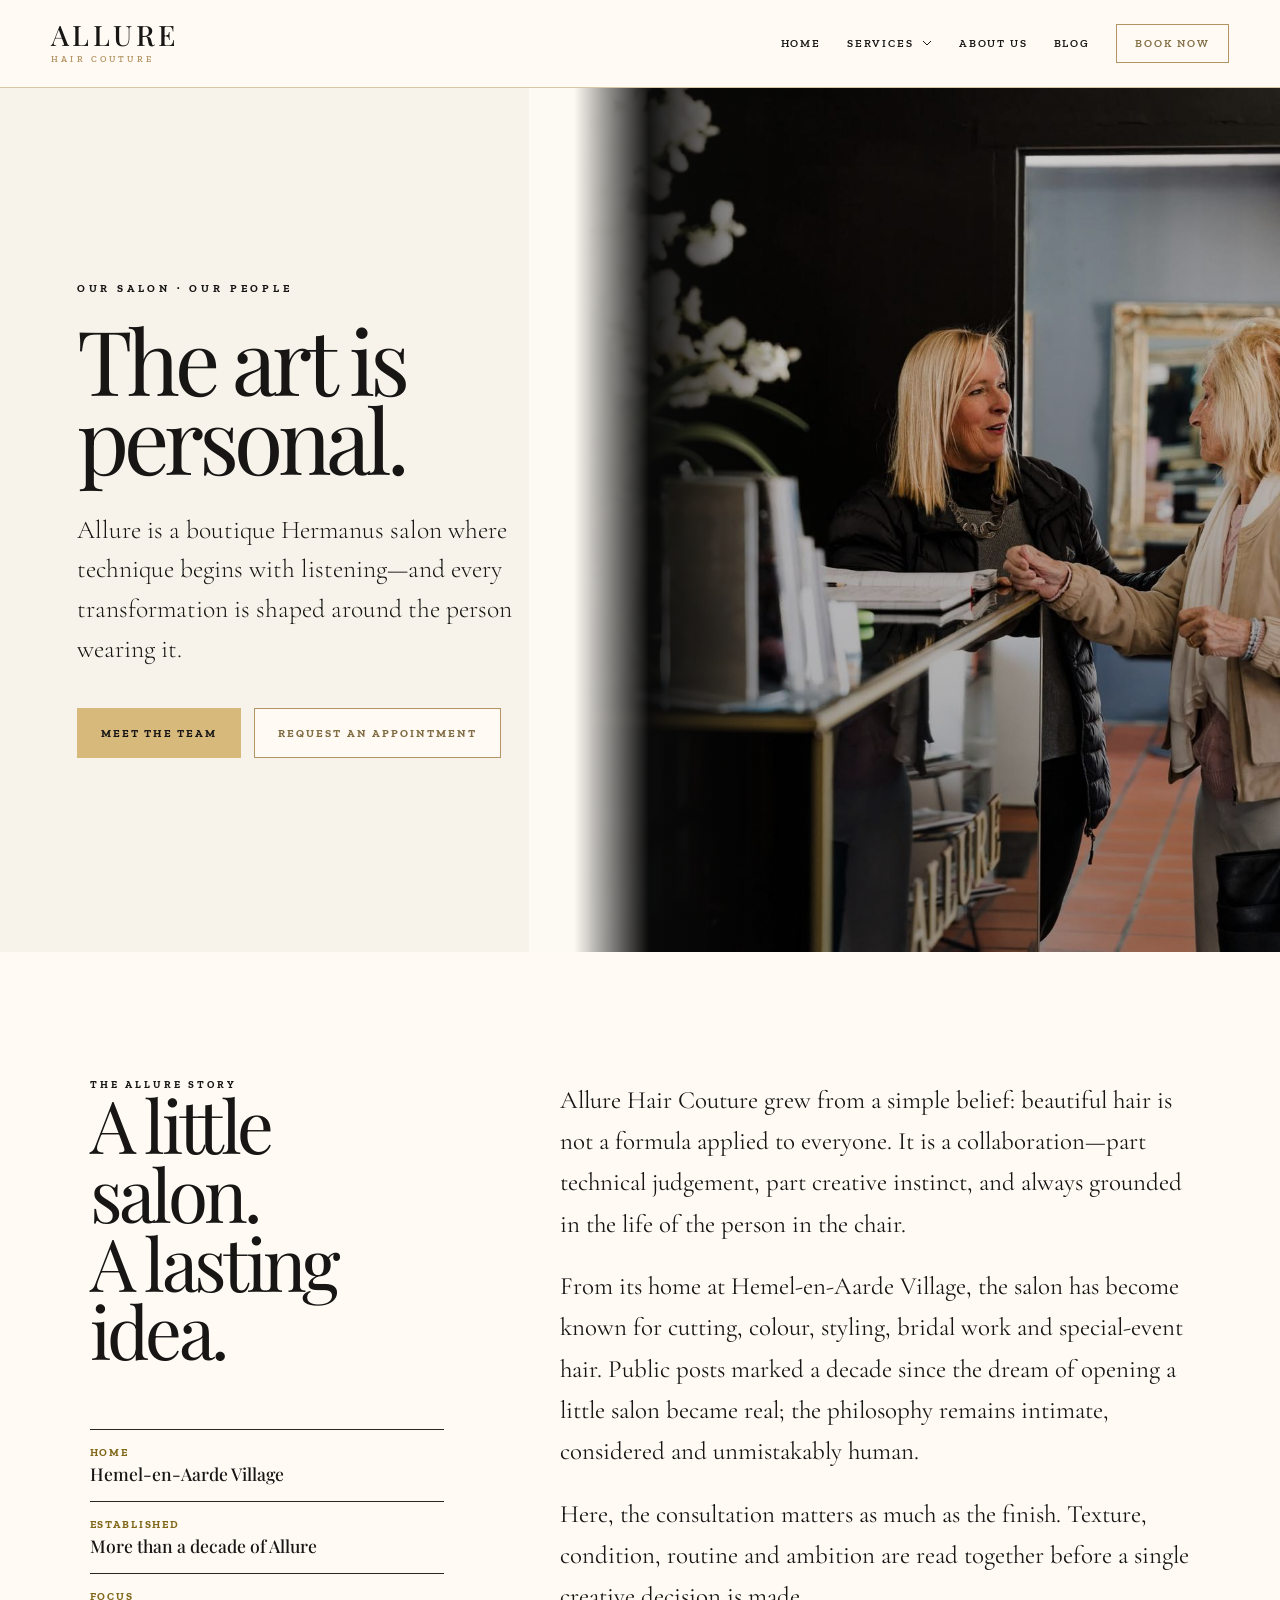
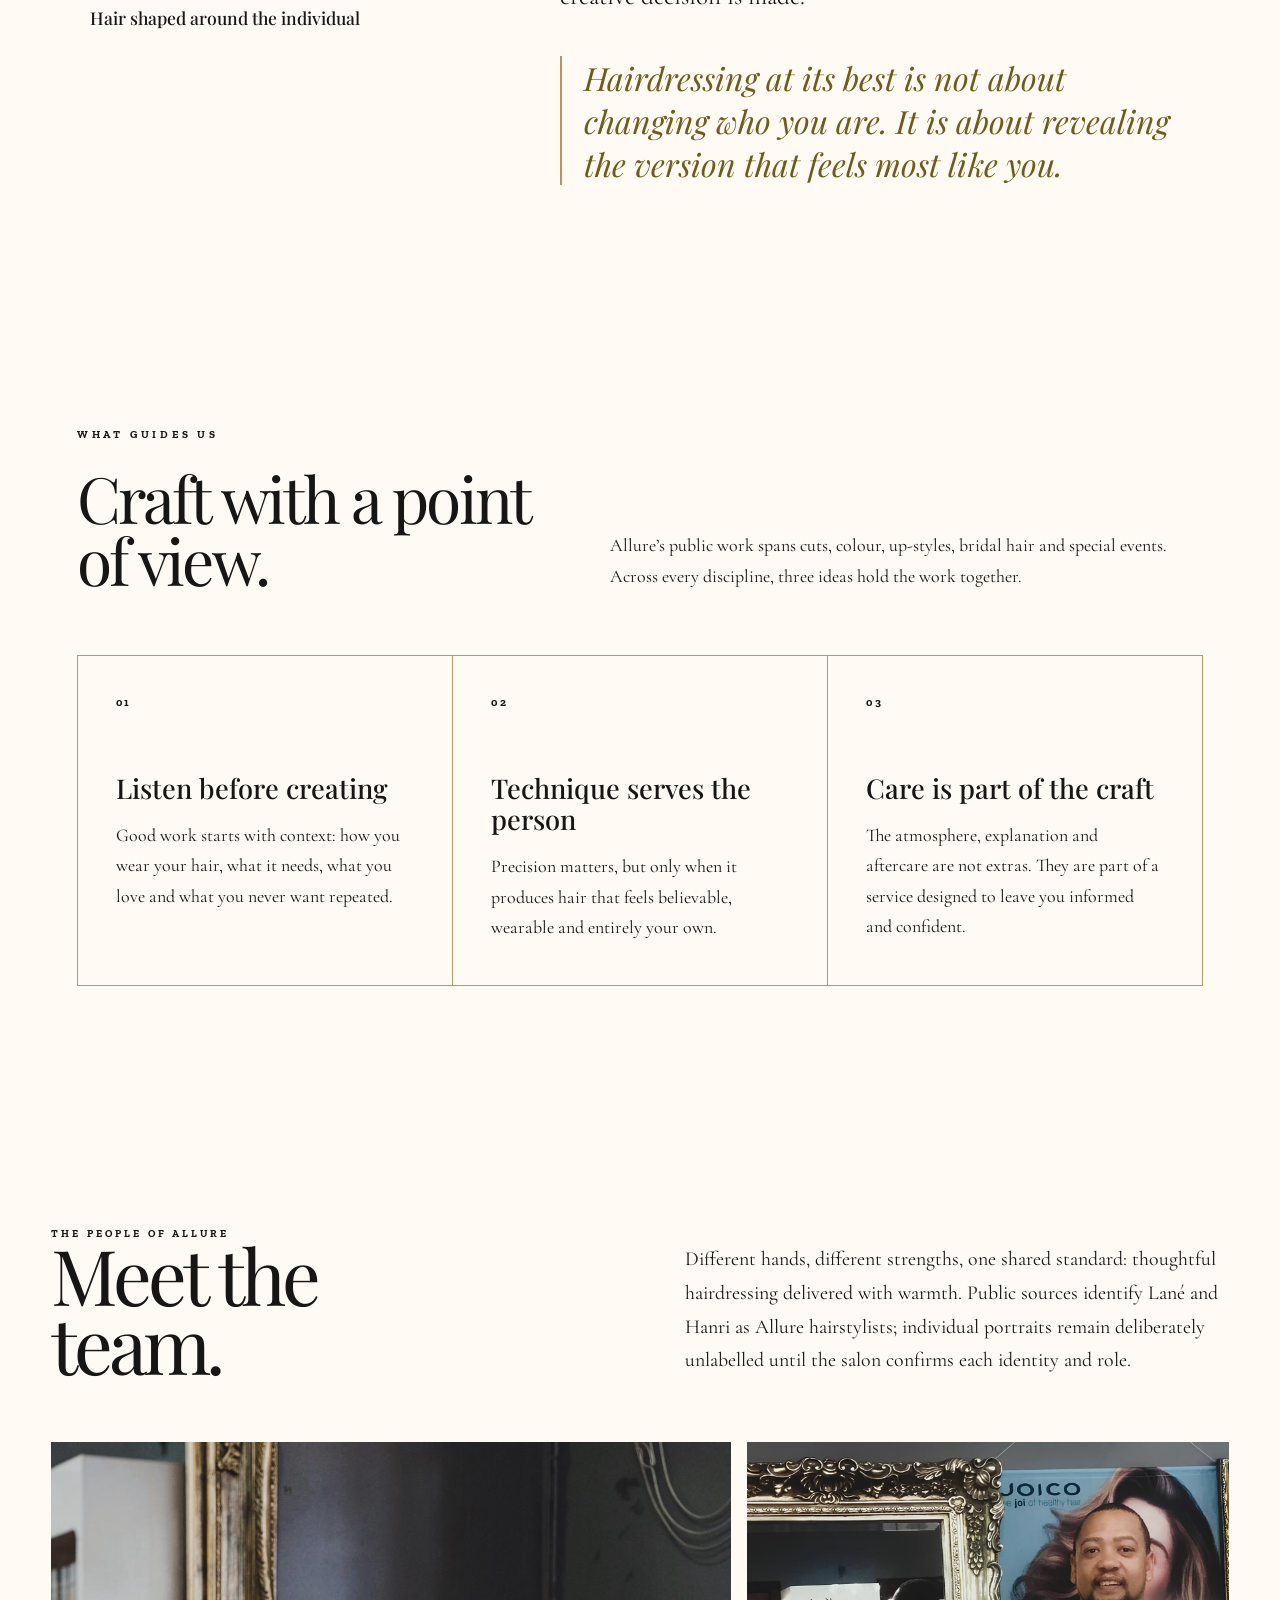
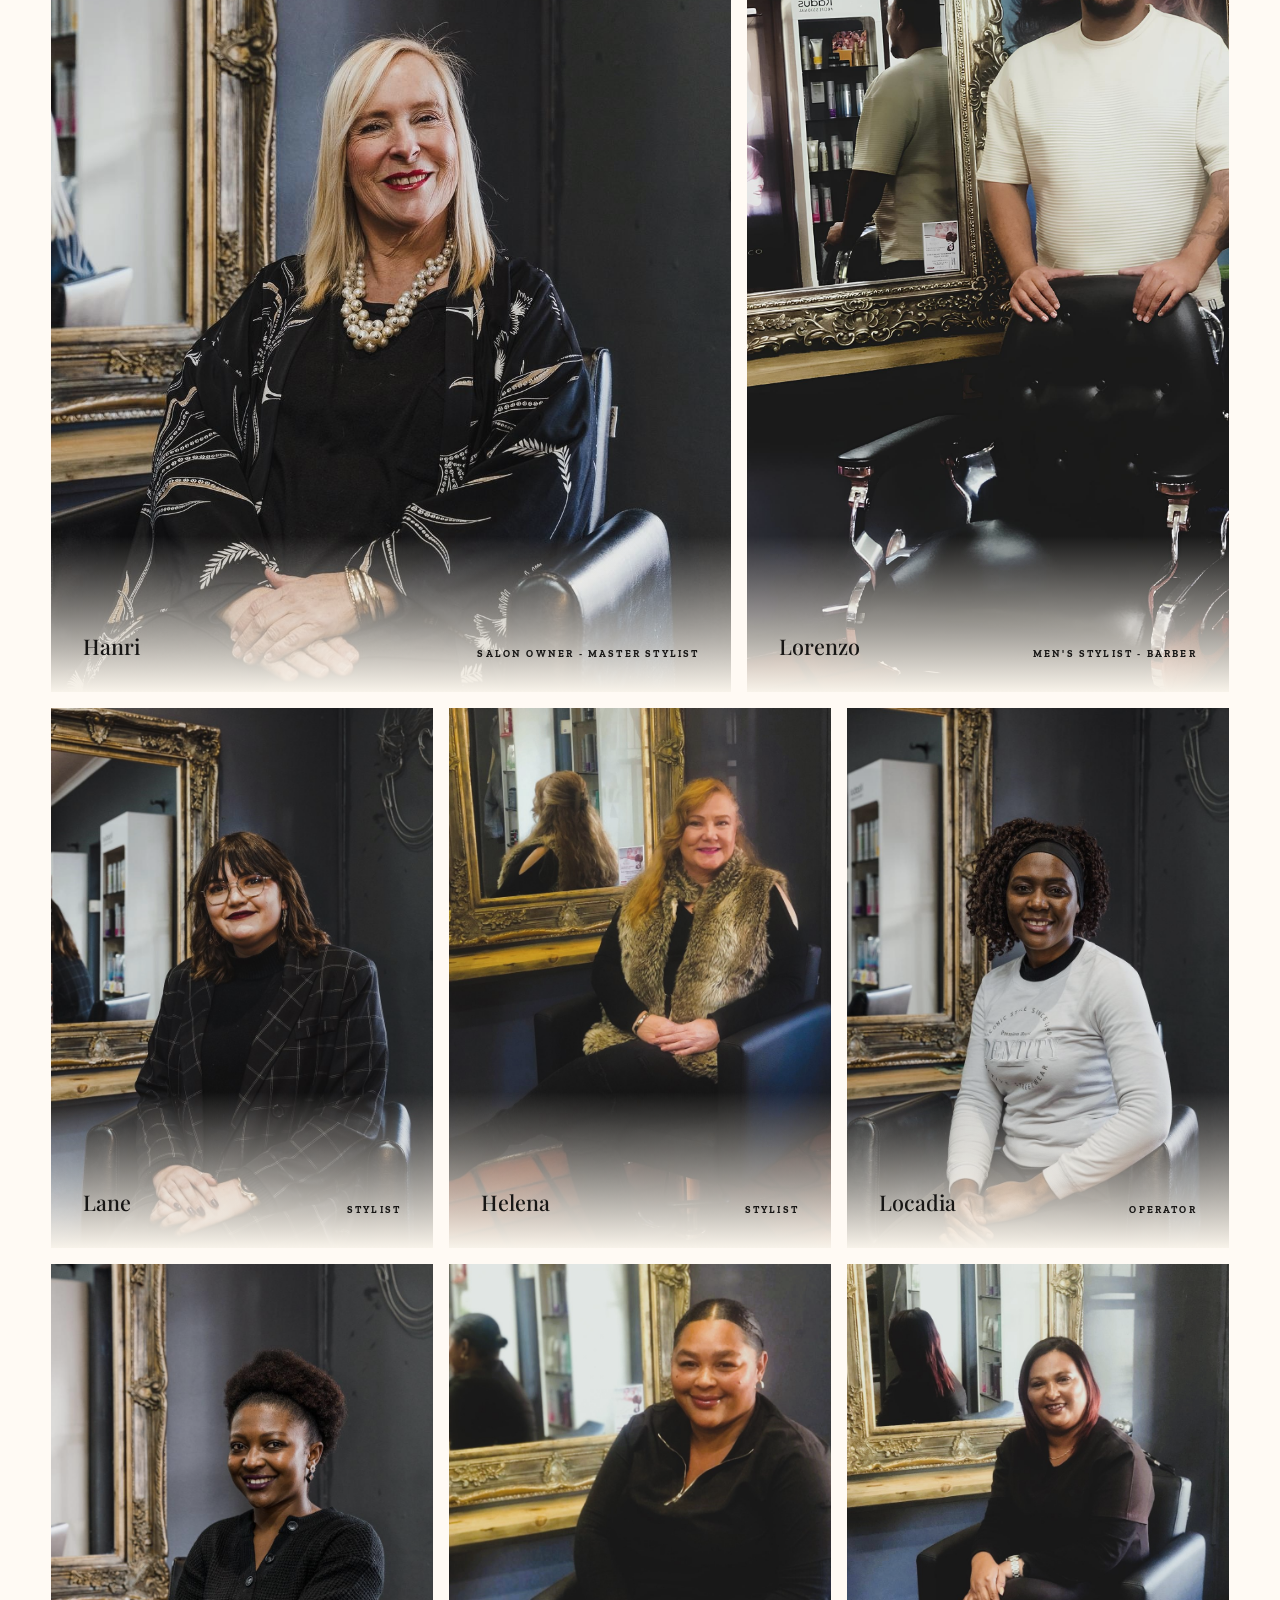
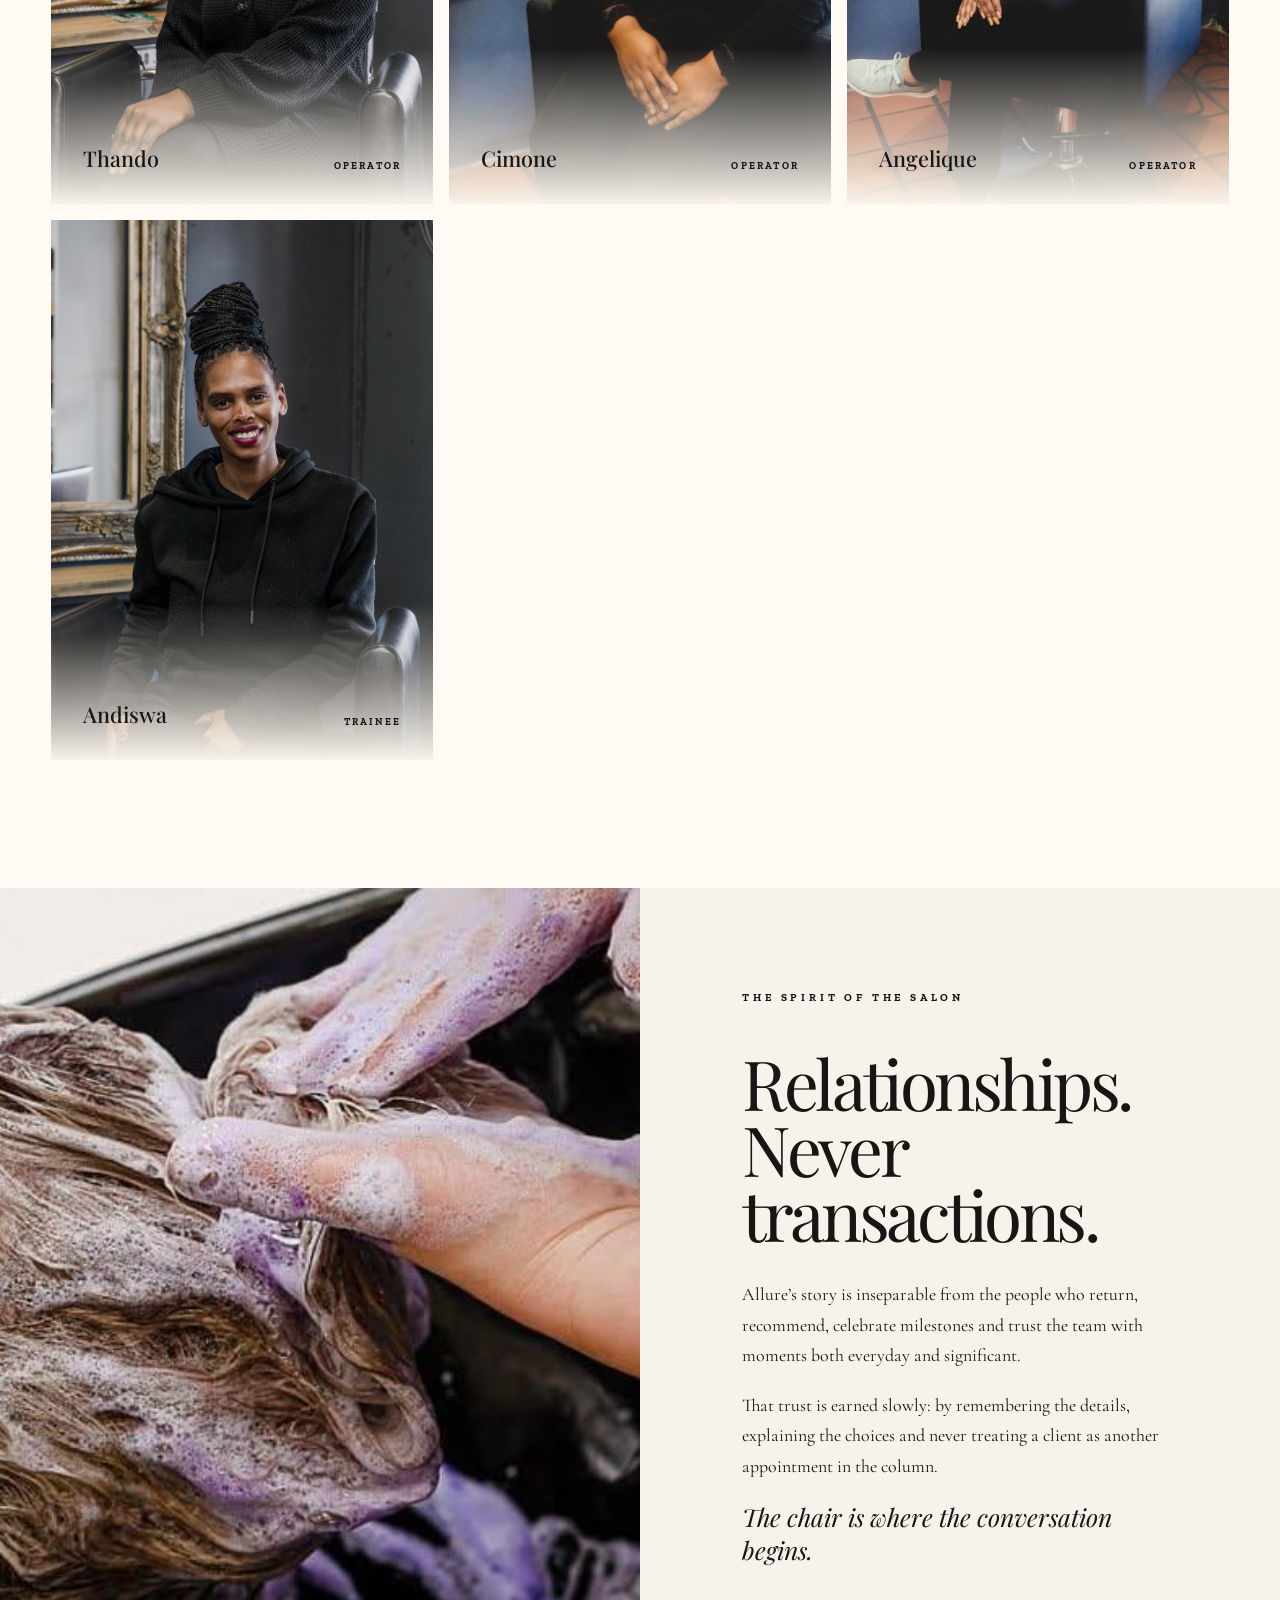
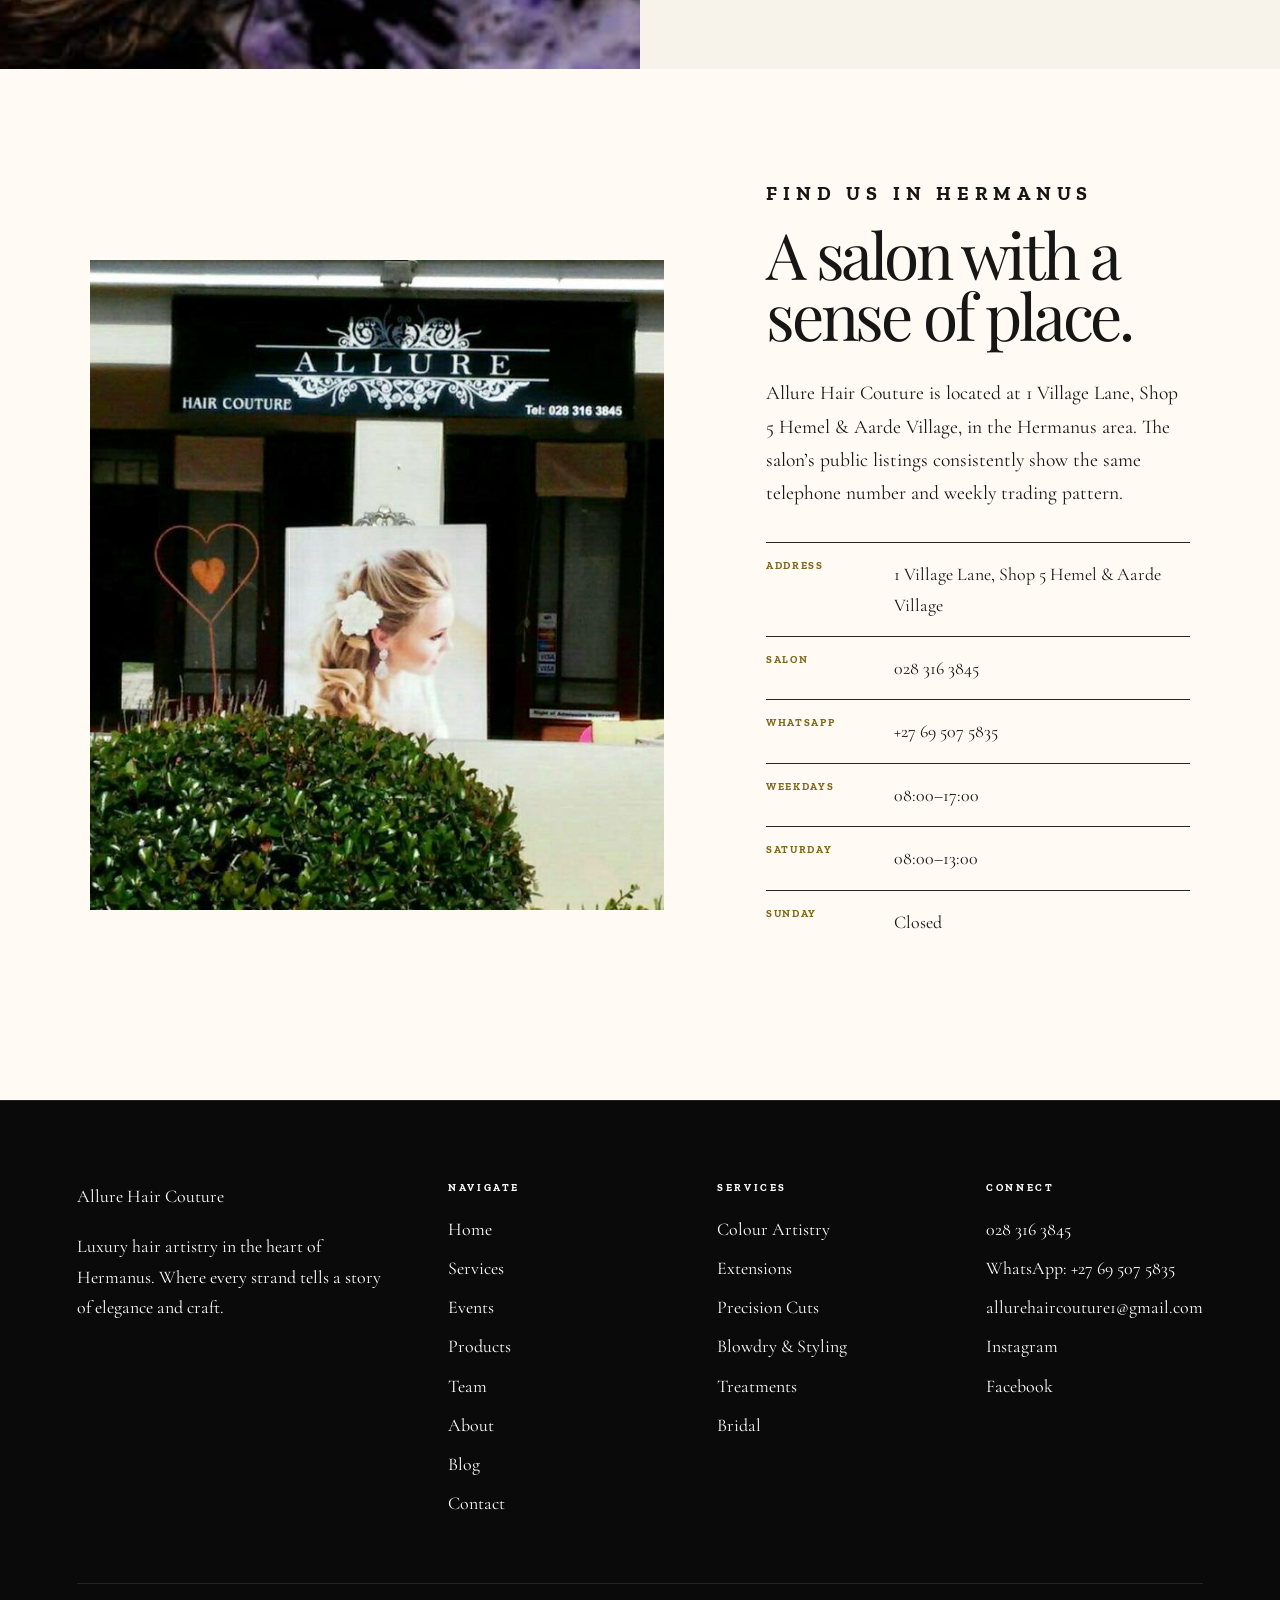
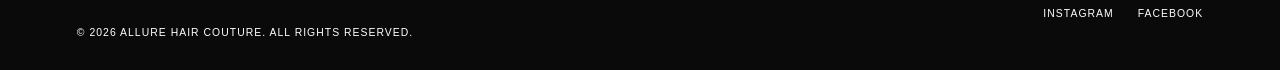
<file: about.html>
<!DOCTYPE html>
<html lang="en">
<head>
  <meta charset="UTF-8">
  <meta name="viewport" content="width=device-width, initial-scale=1.0">
  <title>About Allure Hair Couture | Our Salon & Team in Hermanus</title>
  <meta name="description" content="Meet the people and philosophy behind Allure Hair Couture, a boutique hair salon at Hemel-en-Aarde Village in Hermanus.">
  <link rel="canonical" href="https://allurecouture.vercel.app/about.html">
  <meta property="og:type" content="website">
  <meta property="og:site_name" content="Allure Hair Couture">
  <meta property="og:locale" content="en_ZA">
  <meta property="og:title" content="About Allure Hair Couture | Our Salon &amp; Team in Hermanus">
  <meta property="og:description" content="Meet the people and philosophy behind Allure Hair Couture, a boutique hair salon at Hemel-en-Aarde Village in Hermanus.">
  <meta property="og:url" content="https://allurecouture.vercel.app/about.html">
  <meta property="og:image" content="https://allurecouture.vercel.app/social-share.jpg?v=20260821">
  <meta property="og:image:secure_url" content="https://allurecouture.vercel.app/social-share.jpg?v=20260821">
  <meta property="og:image:type" content="image/jpeg">
  <meta property="og:image:width" content="1200">
  <meta property="og:image:height" content="630">
  <meta property="og:image:alt" content="Allure Hair Couture — luxury hair artistry in Hermanus">
  <meta name="twitter:card" content="summary_large_image">
  <meta name="twitter:title" content="About Allure Hair Couture | Our Salon &amp; Team in Hermanus">
  <meta name="twitter:description" content="Meet the people and philosophy behind Allure Hair Couture, a boutique hair salon at Hemel-en-Aarde Village in Hermanus.">
  <meta name="twitter:image" content="https://allurecouture.vercel.app/social-share.jpg?v=20260821">
  <link rel="stylesheet" href="service-pages.css">
  <link rel="stylesheet" href="about-page.css"><link rel="stylesheet" href="site-navigation.css">
<link rel="stylesheet" href="site-loader.css"></head>
<body class="site-scheme-1">
<a class="skip-link" href="#main">Skip to content</a>
<nav class="site-nav" aria-label="Primary"><a class="site-brand" href="index.html">Allure <span>Hair Couture</span></a><ul class="site-links" id="siteLinks"><li><a href="index.html">Home</a></li><li class="has-services"><button class="services-toggle" type="button" aria-expanded="false" aria-controls="servicesMenu">Services <svg viewBox="0 0 12 12" aria-hidden="true"><path d="m2 4 4 4 4-4"/></svg></button><ul class="services-menu" id="servicesMenu"><li><a href="colour-artistry.html">Colour Artistry</a></li><li><a href="luxury-extensions.html">Luxury Extensions</a></li><li><a href="precision-cutting.html">Precision Cutting</a></li><li><a href="blowdry-styling.html">Blowdry & Styling</a></li><li><a href="treatments.html">Hair & Scalp Treatments</a></li><li><a href="bridal-events.html">Bridal & Events</a></li></ul></li><li><a href="about.html" aria-current="page">About Us</a></li><li><a href="blogs.html">Blog</a></li><li><a class="book-link" href="bookings.html">Book Now</a></li></ul><button class="site-menu-toggle" type="button" aria-label="Open menu" aria-expanded="false" aria-controls="siteLinks"><span></span><span></span><span></span></button></nav>
<main id="main">
  <header class="about-hero">
    <div class="about-hero-copy">
      <p class="eyebrow">Our salon · Our people</p>
      <h1>The art is personal.</h1>
      <p class="about-hero-lede">Allure is a boutique Hermanus salon where technique begins with listening—and every transformation is shaped around the person wearing it.</p>
      <div class="hero-actions"><a class="button gold" href="#team">Meet the team</a><a class="button ghost" href="bookings.html">Request an appointment</a></div>
    </div>
    <div class="about-hero-image"><img src="Media/Live/Live1.jpeg" alt="A warm welcome at the Allure Hair Couture reception"></div>
  </header>

  <section class="story" id="story">
    <div class="story-grid">
      <div class="story-title"><p class="section-mark">The Allure story</p><h2>A little salon.<br>A lasting idea.</h2><dl class="story-facts"><div><dt>Home</dt><dd>Hemel-en-Aarde Village</dd></div><div><dt>Established</dt><dd>More than a decade of Allure</dd></div><div><dt>Focus</dt><dd>Hair shaped around the individual</dd></div></dl></div>
      <div class="story-copy">
        <p>Allure Hair Couture grew from a simple belief: beautiful hair is not a formula applied to everyone. It is a collaboration—part technical judgement, part creative instinct, and always grounded in the life of the person in the chair.</p>
        <p>From its home at Hemel-en-Aarde Village, the salon has become known for cutting, colour, styling, bridal work and special-event hair. Public posts marked a decade since the dream of opening a little salon became real; the philosophy remains intimate, considered and unmistakably human.</p>
        <p>Here, the consultation matters as much as the finish. Texture, condition, routine and ambition are read together before a single creative decision is made.</p>
        <blockquote class="story-pull">Hairdressing at its best is not about changing who you are. It is about revealing the version that feels most like you.</blockquote>
      </div>
    </div>
  </section>

  <section class="values">
    <div class="values-head"><div><p class="eyebrow">What guides us</p><h2>Craft with a point of view.</h2></div><p>Allure’s public work spans cuts, colour, up-styles, bridal hair and special events. Across every discipline, three ideas hold the work together.</p></div>
    <div class="value-grid">
      <article class="value"><span class="value-no">01</span><h3>Listen before creating</h3><p>Good work starts with context: how you wear your hair, what it needs, what you love and what you never want repeated.</p></article>
      <article class="value"><span class="value-no">02</span><h3>Technique serves the person</h3><p>Precision matters, but only when it produces hair that feels believable, wearable and entirely your own.</p></article>
      <article class="value"><span class="value-no">03</span><h3>Care is part of the craft</h3><p>The atmosphere, explanation and aftercare are not extras. They are part of a service designed to leave you informed and confident.</p></article>
    </div>
  </section>

  <section class="team-gallery" id="team">
    <div class="team-header">
      <div><p class="section-mark">The people of Allure</p><h2>Meet the team.</h2></div>
      <div class="team-header-copy"><p>Different hands, different strengths, one shared standard: thoughtful hairdressing delivered with warmth. Public sources identify Lané and Hanri as Allure hairstylists; individual portraits remain deliberately unlabelled until the salon confirms each identity and role.</p></div>
    </div>
    <div class="team-grid-about" aria-label="Allure Hair Couture team gallery">
      <figure class="team-portrait"><img src="Media/Live/Staff1 - Hanri - Salon Owner - Master Stylist.jpeg" alt="A member of the Allure Hair Couture salon team" loading="lazy"><figcaption class="portrait-caption"><strong>Hanri</strong><span>Salon Owner - Master Stylist</span></figcaption></figure><figure class="team-portrait"><img src="Media/Live/Staff2 - Lorenzo - Men's Stylist - Barber.jpeg" alt="A member of the Allure Hair Couture salon team" loading="lazy"><figcaption class="portrait-caption"><strong>Lorenzo</strong><span>Men's Stylist - Barber</span></figcaption></figure><figure class="team-portrait"><img src="Media/Live/Staff3 - Lane - Stylist.jpeg" alt="A member of the Allure Hair Couture salon team" loading="lazy"><figcaption class="portrait-caption"><strong>Lane</strong><span>Stylist</span></figcaption></figure><figure class="team-portrait"><img src="Media/Live/Staff4 - Helena - Stylist.jpeg" alt="A member of the Allure Hair Couture salon team" loading="lazy"><figcaption class="portrait-caption"><strong>Helena</strong><span>Stylist</span></figcaption></figure><figure class="team-portrait"><img src="Media/Live/Staff5 - Locadia - Operator.jpeg" alt="A member of the Allure Hair Couture salon team" loading="lazy"><figcaption class="portrait-caption"><strong>Locadia</strong><span>Operator</span></figcaption></figure><figure class="team-portrait"><img src="Media/Live/Staff6 - Thando - Operator.jpeg" alt="A member of the Allure Hair Couture salon team" loading="lazy"><figcaption class="portrait-caption"><strong>Thando</strong><span>Operator</span></figcaption></figure><figure class="team-portrait"><img src="Media/Live/Staff 8 - Cimone - Operator.jpeg" alt="A member of the Allure Hair Couture salon team" loading="lazy"><figcaption class="portrait-caption"><strong>Cimone</strong><span>Operator</span></figcaption></figure><figure class="team-portrait"><img src="Media/Live/Staff8 - Andiswa - Trainee.jpeg" alt="A member of the Allure Hair Couture salon team" loading="lazy"><figcaption class="portrait-caption"><strong>Andiswa</strong><span>Trainee</span></figcaption></figure>
    </div>
  </section>

  <section class="founder">
    <div class="founder-image"><img src="Media/Live/Wash1.jpg" alt="A considered hair treatment at Allure Hair Couture"></div>
    <div class="founder-copy">
      <p class="eyebrow">The spirit of the salon</p>
      <h2>Relationships.<br>Never transactions.</h2>
      <p>Allure’s story is inseparable from the people who return, recommend, celebrate milestones and trust the team with moments both everyday and significant.</p>
      <p>That trust is earned slowly: by remembering the details, explaining the choices and never treating a client as another appointment in the column.</p>
      <p class="founder-signature">The chair is where the conversation begins.</p>
    </div>
  </section>

  <section class="place">
    <div class="place-grid">
      <div class="place-image"><img src="Media/Live/LIve2.jpeg" alt="The Allure Hair Couture storefront at Hemel-en-Aarde Village" loading="lazy"></div>
      <div class="place-copy">
        <p class="section-mark">Find us in Hermanus</p>
        <h2>A salon with a sense of place.</h2>
        <p>Allure Hair Couture is located at 1 Village Lane, Shop 5 Hemel &amp; Aarde Village, in the Hermanus area. The salon’s public listings consistently show the same telephone number and weekly trading pattern.</p>
        <ul class="place-details">
          <li><strong>Address</strong><span>1 Village Lane, Shop 5 Hemel &amp; Aarde Village</span></li>
          <li><strong>Salon</strong><a href="tel:0283163845">028 316 3845</a></li>
          <li><strong>WhatsApp</strong><a href="https://wa.me/27695075835">+27 69 507 5835</a></li>
          <li><strong>Weekdays</strong><span>08:00–17:00</span></li>
          <li><strong>Saturday</strong><span>08:00–13:00</span></li>
          <li><strong>Sunday</strong><span>Closed</span></li>
        </ul>
      </div>
    </div>
  </section>

</main>
<footer class="footer"><div class="footer-grid"><div><a class="brand" href="index.html">Allure <span>Hair Couture</span></a><p>Luxury hair artistry in the heart of Hermanus. Every service considered, every detail intentional.</p></div><div><h4>Explore</h4><ul><li><a href="index.html#services">Services</a></li><li><a href="about.html#team">Our Team</a></li><li><a href="index.html#events">Bridal & Events</a></li></ul></div><div><h4>Visit</h4><ul><li>1 Village Lane, Shop 5 Hemel &amp; Aarde Village</li><li><a href="tel:0283163845">028 316 3845</a></li><li><a href="https://wa.me/27695075835">WhatsApp: +27 69 507 5835</a></li><li><a href="mailto:allurehaircouture1@gmail.com">Email the salon</a></li></ul></div></div><div class="footer-bottom">© 2026 Allure Hair Couture<span>Hermanus · South Africa</span></div></footer>
<script src="site-navigation.js"></script><script src="service-pages.js"></script></script>
<script src="site-loader.js"></script></body>
</html>
</file>
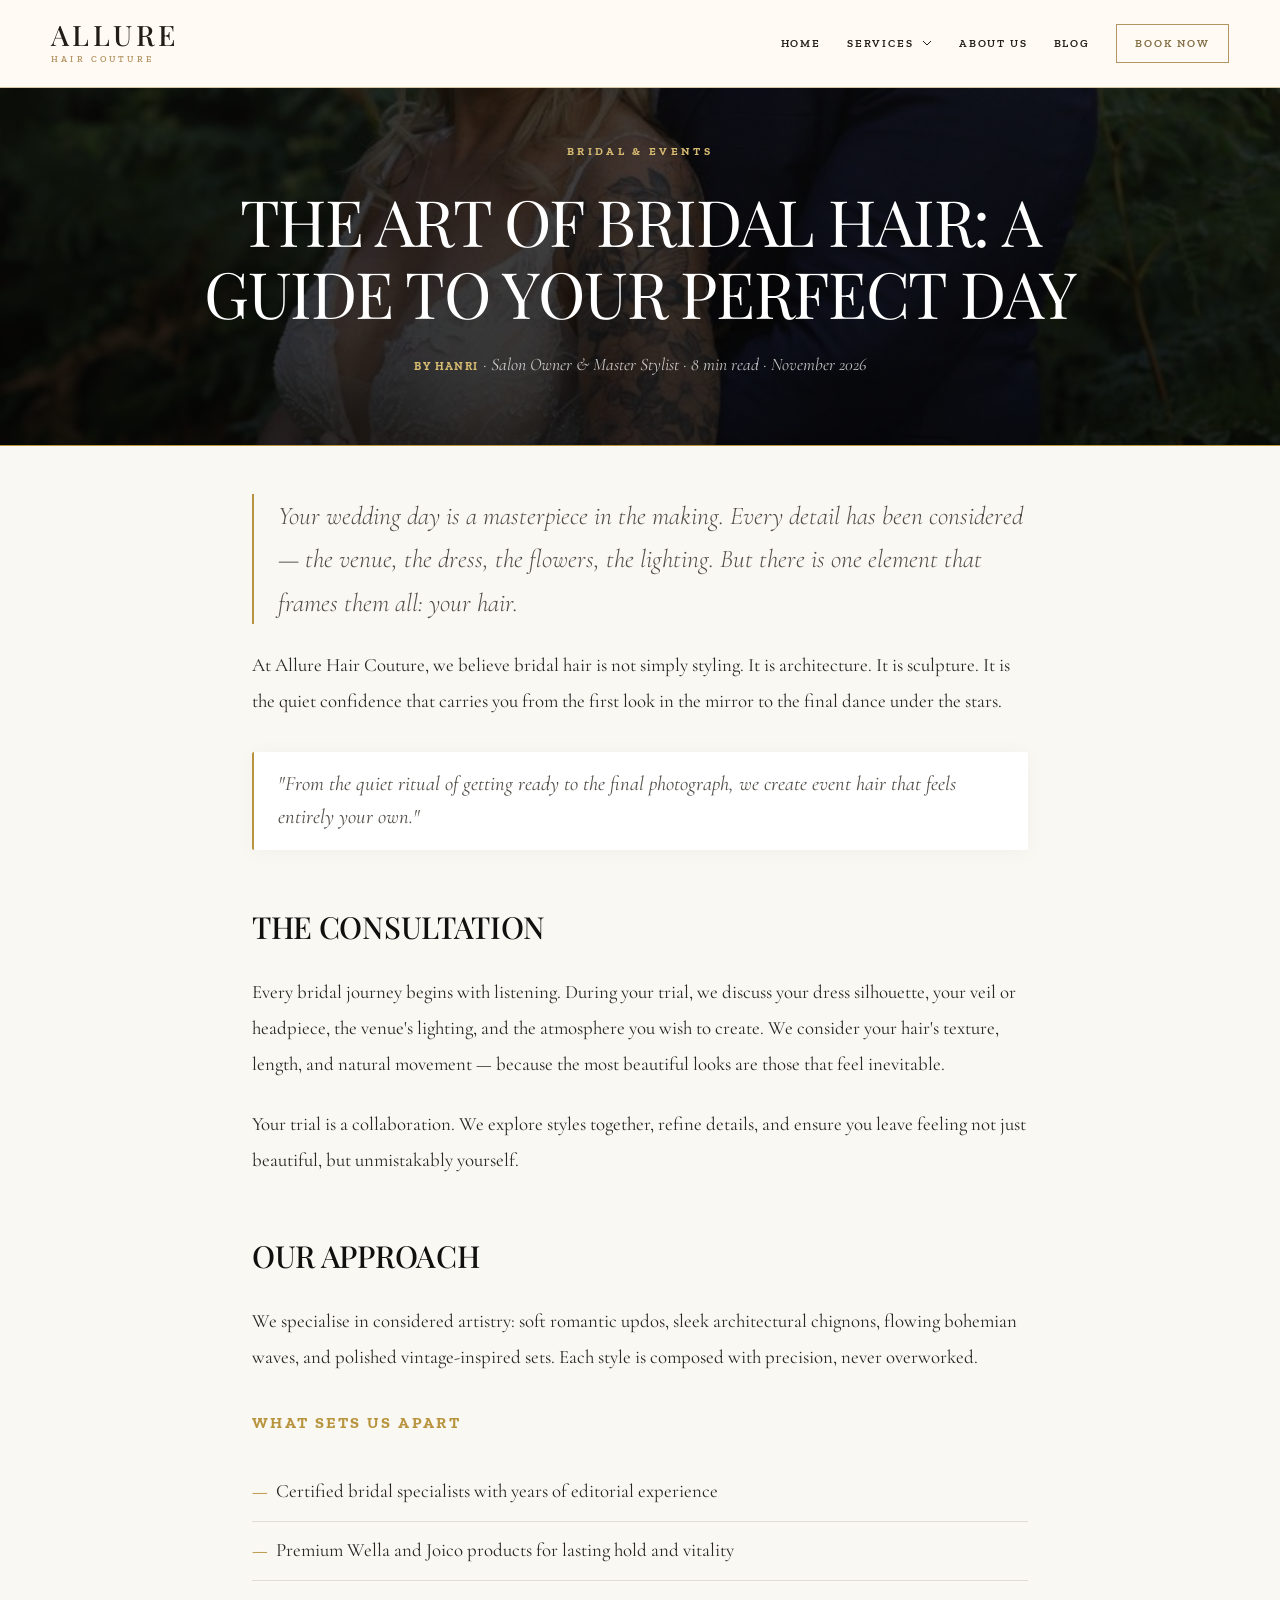
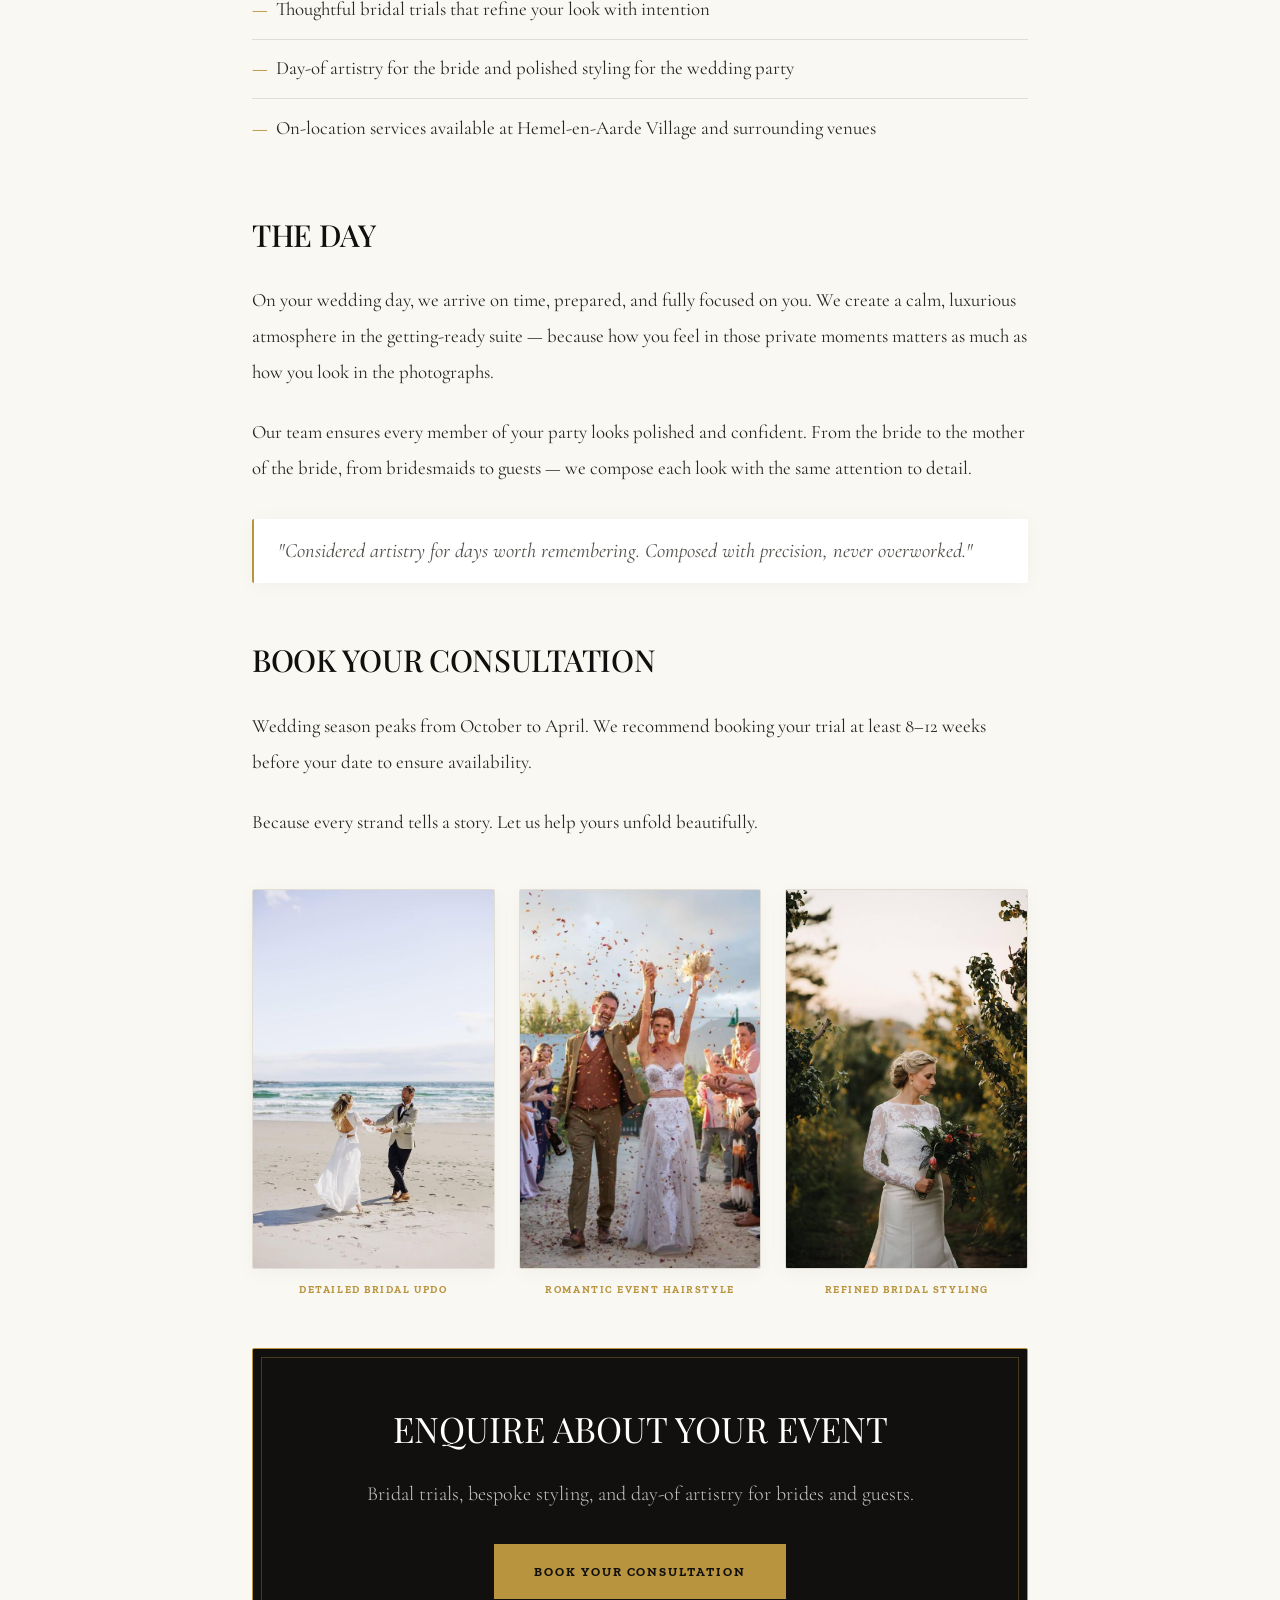
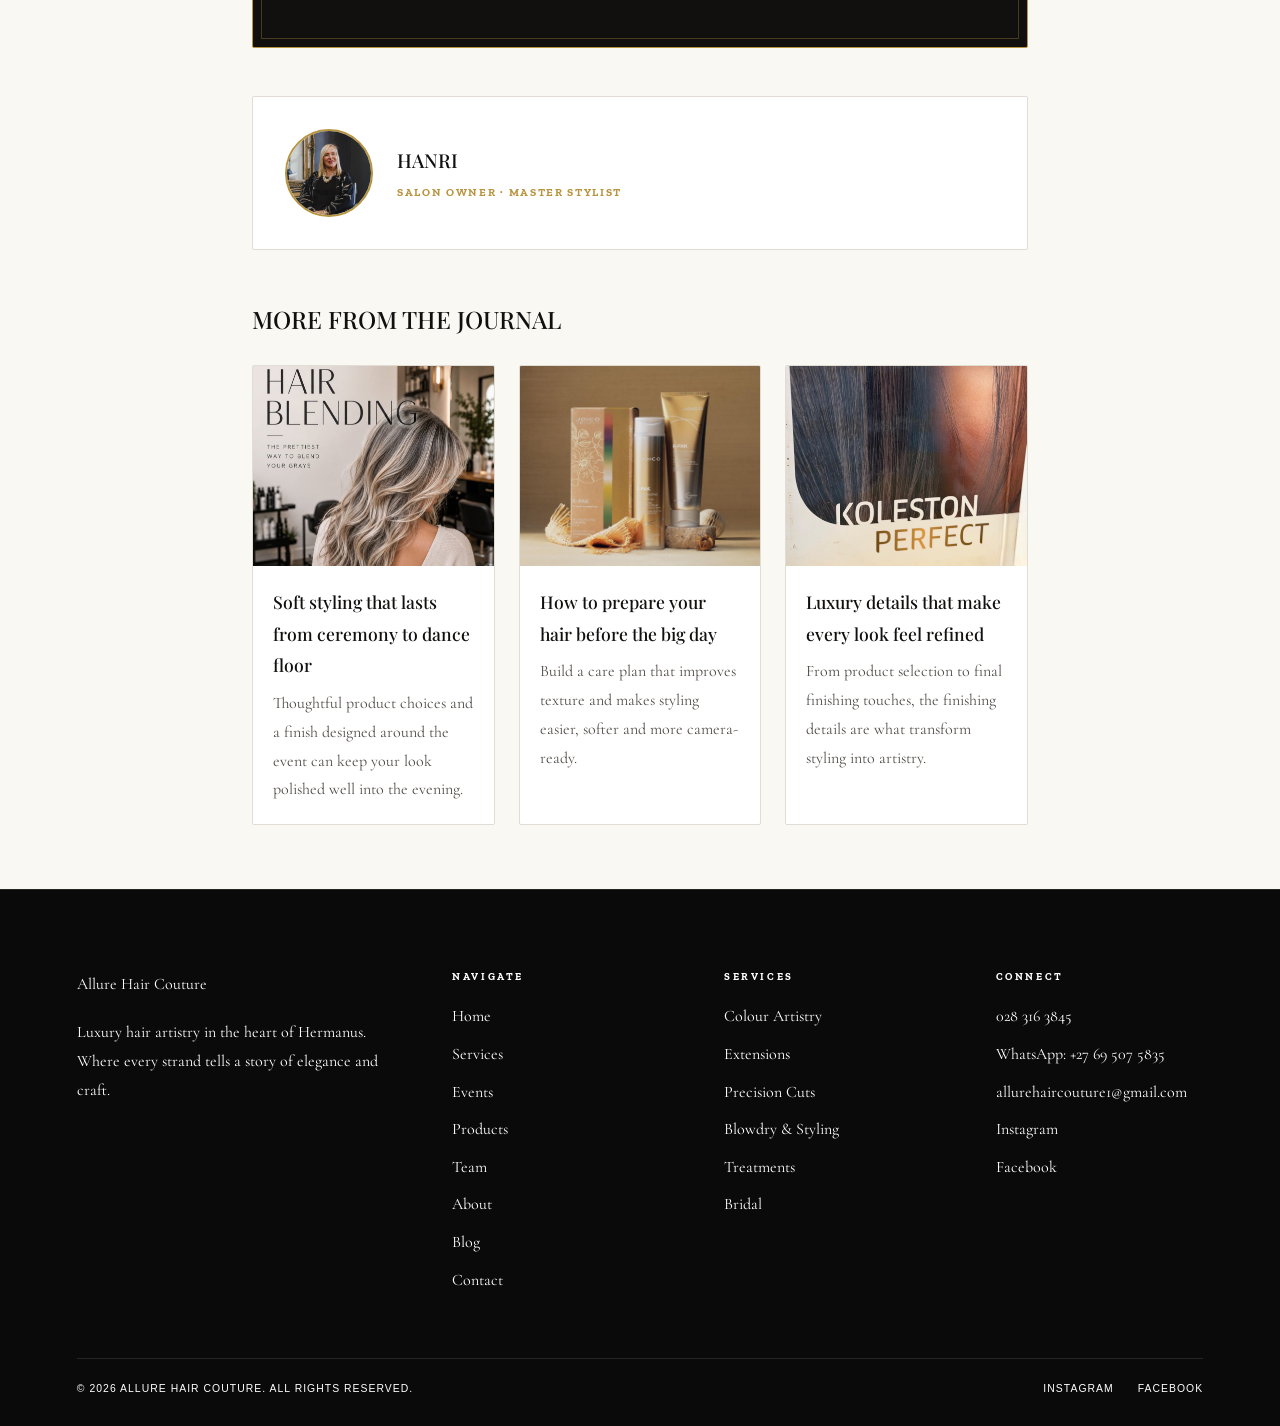
<file: blogs.html>
﻿<!DOCTYPE html>
<html lang="en">
<head>
  <meta charset="UTF-8">
  <meta name="viewport" content="width=device-width, initial-scale=1.0">
  <title>The Art of Bridal Hair: A Guide to Your Perfect Day | Allure Hair Couture</title>
  <meta name="description" content="Your wedding day is a masterpiece in the making. At Allure Hair Couture, we believe bridal hair is architecture, sculpture, and the quiet confidence that carries you from the first look to the final dance.">
  <meta name="google-site-verification" content="9wVyKe3EZ31xsQ">
  <link rel="canonical" href="https://allurecouture.vercel.app/blogs.html">
  <meta property="og:type" content="website">
  <meta property="og:site_name" content="Allure Hair Couture">
  <meta property="og:locale" content="en_ZA">
  <meta property="og:title" content="The Art of Bridal Hair: A Guide to Your Perfect Day | Allure Hair Couture">
  <meta property="og:description" content="Your wedding day is a masterpiece in the making. At Allure Hair Couture, we believe bridal hair is architecture, sculpture, and the quiet confidence that carries you from the first look to the final dance.">
  <meta property="og:url" content="https://allurecouture.vercel.app/blogs.html">
  <meta property="og:image" content="https://allurecouture.vercel.app/social-share.jpg?v=20260821">
  <meta property="og:image:secure_url" content="https://allurecouture.vercel.app/social-share.jpg?v=20260821">
  <meta property="og:image:type" content="image/jpeg">
  <meta property="og:image:width" content="1200">
  <meta property="og:image:height" content="630">
  <meta property="og:image:alt" content="Allure Hair Couture — luxury hair artistry in Hermanus">
  <meta name="twitter:card" content="summary_large_image">
  <meta name="twitter:title" content="The Art of Bridal Hair: A Guide to Your Perfect Day | Allure Hair Couture">
  <meta name="twitter:description" content="Your wedding day is a masterpiece in the making. At Allure Hair Couture, we believe bridal hair is architecture, sculpture, and the quiet confidence that carries you from the first look to the final dance.">
  <meta name="twitter:image" content="https://allurecouture.vercel.app/social-share.jpg?v=20260821">
  <link rel="preconnect" href="https://fonts.googleapis.com">
  <link rel="preconnect" href="https://fonts.gstatic.com" crossorigin>
  <link href="https://fonts.googleapis.com/css2?family=Playfair+Display:ital,wght@0,400;0,500;0,600;0,700;1,400&family=Zilla+Slab:wght@400;500;600;700&family=Cormorant+Garamond:wght@300;400;500&display=swap" rel="stylesheet">
  <link rel="stylesheet" href="site-navigation.css">
  <link rel="stylesheet" href="site-loader.css">
  <style>
    * { box-sizing: border-box; margin: 0; padding: 0; }
    body {
      font-family: 'Cormorant Garamond', Georgia, serif;
      background: #faf8f3;
      color: #11100f;
      line-height: 1.8;
      overflow-x: hidden;
    }
    a { color: inherit; text-decoration: none; }
    img { display: block; width: 100%; }
    .article-header {
      background: #11100f;
      color: #fff;
      padding: 7rem 2rem 4rem;
      text-align: center;
      border-bottom: 1px solid #b8943f;
      position: relative;
      overflow: hidden;
      margin-top: 0;
    }
    .article-header::before {
      content: '';
      position: absolute;
      inset: 0;
      background: linear-gradient(to bottom, rgba(0,0,0,0.35), rgba(0,0,0,0.58));
      z-index: 1;
    }
    .article-header img {
      position: absolute;
      inset: 0;
      width: 100%;
      height: 100%;
      object-fit: cover;
      opacity: 0.42;
      z-index: 0;
    }
    .article-header-content {
      position: relative;
      z-index: 2;
      max-width: 900px;
      margin: 0 auto;
    }
    .article-label {
      font-family: 'Zilla Slab', Georgia, serif;
      font-size: 0.7rem;
      font-weight: 700;
      letter-spacing: 0.3em;
      text-transform: uppercase;
      color: #d7bb72;
      margin-bottom: 1.5rem;
      display: block;
    }
    .article-header h1 {
      font-family: 'Playfair Display', Georgia, serif;
      font-size: clamp(2.2rem, 5vw, 4rem);
      font-weight: 400;
      letter-spacing: -0.02em;
      line-height: 1.12;
      margin-bottom: 1.3rem;
      text-transform: uppercase;
    }
    .article-meta {
      font-family: 'Cormorant Garamond', Georgia, serif;
      font-size: 1.1rem;
      font-style: italic;
      color: rgba(255,255,255,0.74);
    }
    .article-meta strong {
      font-family: 'Zilla Slab', Georgia, serif;
      font-style: normal;
      font-weight: 700;
      letter-spacing: 0.12em;
      text-transform: uppercase;
      color: #d7bb72;
      font-size: 0.72rem;
    }
    .container {
      max-width: 840px;
      margin: 0 auto;
      padding: 3rem 2rem 4rem;
    }
    .lead {
      font-size: clamp(1.35rem, 2vw, 1.7rem);
      font-weight: 300;
      font-style: italic;
      line-height: 1.7;
      color: #514d48;
      margin-bottom: 2.5rem;
      padding-left: 1.5rem;
      border-left: 2px solid #b8943f;
    }
    .article-body {
      font-size: 1.18rem;
      line-height: 1.9;
      color: #282624;
    }
    .article-body p { margin-bottom: 1.5rem; }
    .article-body h2 {
      font-family: 'Playfair Display', Georgia, serif;
      font-size: 1.9rem;
      font-weight: 500;
      text-transform: uppercase;
      margin-top: 3rem;
      margin-bottom: 1.25rem;
      color: #11100f;
      letter-spacing: -0.01em;
    }
    .article-body h3 {
      font-family: 'Zilla Slab', Georgia, serif;
      font-size: 1rem;
      font-weight: 700;
      letter-spacing: 0.15em;
      text-transform: uppercase;
      margin-top: 2rem;
      margin-bottom: 0.9rem;
      color: #b8943f;
    }
    .article-body blockquote {
      border-left: 2px solid #b8943f;
      padding: 1rem 1.5rem;
      margin: 2rem 0;
      background: #fff;
      font-style: italic;
      color: #514d48;
      font-size: 1.28rem;
      line-height: 1.6;
      border-radius: 2px;
      box-shadow: 0 2px 20px rgba(0,0,0,0.04);
    }
    .article-body ul {
      list-style: none;
      padding-left: 0;
      margin: 1.5rem 0;
    }
    .article-body ul li {
      padding: 0.7rem 0 0.7rem 1.5rem;
      border-bottom: 1px solid #e1dcd4;
      position: relative;
    }
    .article-body ul li::before {
      content: '—';
      position: absolute;
      left: 0;
      color: #b8943f;
      font-weight: 700;
    }
    .article-body ul li:last-child { border-bottom: none; }
    .image-grid {
      display: grid;
      grid-template-columns: repeat(3, minmax(0, 1fr));
      gap: 1.5rem;
      margin: 3rem 0;
    }
    .image-block {
      width: 100%;
      height: 380px;
      overflow: hidden;
      border-radius: 2px;
      border: 1px solid #e1dcd4;
      box-shadow: 0 4px 20px rgba(0,0,0,0.04);
    }
    .image-block img {
      width: 100%;
      height: 100%;
      object-fit: cover;
      transition: transform 0.8s ease;
    }
    .image-block:hover img { transform: scale(1.03); }
    .image-caption {
      font-family: 'Zilla Slab', Georgia, serif;
      font-size: 0.65rem;
      font-weight: 700;
      letter-spacing: 0.15em;
      text-transform: uppercase;
      color: #b8943f;
      text-align: center;
      margin-top: 0.75rem;
    }
    .cta-block {
      background: #11100f;
      color: #fff;
      padding: 3rem 2rem;
      text-align: center;
      border-radius: 2px;
      margin: 3rem 0;
      border: 1px solid #b8943f;
      position: relative;
      overflow: hidden;
    }
    .cta-block::before {
      content: '';
      position: absolute;
      inset: 8px;
      border: 1px solid rgba(184,148,63,0.32);
      pointer-events: none;
    }
    .cta-block h3 {
      font-family: 'Playfair Display', Georgia, serif;
      font-size: clamp(1.6rem, 3vw, 2.2rem);
      font-weight: 400;
      text-transform: uppercase;
      margin-bottom: 1rem;
      color: #fff;
      position: relative;
      z-index: 1;
    }
    .cta-block p {
      font-family: 'Cormorant Garamond', Georgia, serif;
      font-size: 1.25rem;
      font-weight: 300;
      color: rgba(255,255,255,0.76);
      margin-bottom: 2rem;
      position: relative;
      z-index: 1;
    }
    .cta-button {
      display: inline-block;
      font-family: 'Zilla Slab', Georgia, serif;
      font-size: 0.8rem;
      font-weight: 700;
      letter-spacing: 0.15em;
      text-transform: uppercase;
      padding: 1rem 2.5rem;
      background: #b8943f;
      color: #11100f;
      text-decoration: none;
      border: none;
      cursor: pointer;
      transition: all 0.3s ease;
      position: relative;
      z-index: 1;
    }
    .cta-button:hover {
      background: #d7bb72;
      transform: translateY(-2px);
    }
    .author-block {
      display: flex;
      align-items: center;
      gap: 1.5rem;
      padding: 2rem;
      background: #fff;
      border: 1px solid #e1dcd4;
      border-radius: 2px;
      margin-top: 3rem;
    }
    .author-image {
      width: 88px;
      height: 88px;
      border-radius: 50%;
      overflow: hidden;
      border: 2px solid #b8943f;
      flex-shrink: 0;
    }
    .author-image img {
      width: 100%;
      height: 100%;
      object-fit: cover;
    }
    .author-info h4 {
      font-family: 'Playfair Display', Georgia, serif;
      font-size: 1.2rem;
      font-weight: 500;
      text-transform: uppercase;
      margin-bottom: 0.3rem;
    }
    .author-info p {
      font-family: 'Zilla Slab', Georgia, serif;
      font-size: 0.7rem;
      font-weight: 700;
      letter-spacing: 0.15em;
      text-transform: uppercase;
      color: #b8943f;
    }
    .related-posts {
      margin-top: 3rem;
    }
    .related-posts h3 {
      font-family: 'Playfair Display', Georgia, serif;
      font-size: 1.5rem;
      font-weight: 500;
      text-transform: uppercase;
      margin-bottom: 1.5rem;
      color: #11100f;
    }
    .related-grid {
      display: grid;
      grid-template-columns: repeat(auto-fit, minmax(220px, 1fr));
      gap: 1.5rem;
    }
    .related-card {
      background: #fff;
      border: 1px solid #e1dcd4;
      border-radius: 2px;
      overflow: hidden;
      transition: all 0.3s ease;
    }
    .related-card:hover {
      transform: translateY(-3px);
      box-shadow: 0 6px 25px rgba(0,0,0,0.06);
      border-color: #b8943f;
    }
    .related-image {
      width: 100%;
      height: 200px;
      overflow: hidden;
    }
    .related-image img {
      width: 100%;
      height: 100%;
      object-fit: cover;
      transition: transform 0.8s ease;
    }
    .related-card:hover .related-image img { transform: scale(1.04); }
    .related-content {
      padding: 1.25rem;
    }
    .related-content h4 {
      font-family: 'Playfair Display', Georgia, serif;
      font-size: 1.1rem;
      font-weight: 500;
      margin-bottom: 0.5rem;
      color: #11100f;
    }
    .related-content p {
      font-family: 'Cormorant Garamond', Georgia, serif;
      font-size: 1rem;
      color: #514d48;
    }
    @media (max-width: 768px) {
      .container { padding: 2rem 1.5rem; }
      .image-grid { grid-template-columns: 1fr; }
      .author-block { flex-direction: column; text-align: center; }
      .article-header { padding: 5.5rem 1.5rem 3rem; }
    }
  </style>
</head>
<body class="site-scheme-1">
  <a class="skip-link" href="#main">Skip to content</a>
  <nav class="site-nav" aria-label="Primary">
    <a class="site-brand" href="index.html">Allure <span>Hair Couture</span></a>
    <ul class="site-links" id="siteLinks">
      <li><a href="index.html">Home</a></li>
      <li class="has-services">
        <button class="services-toggle" type="button" aria-expanded="false" aria-controls="servicesMenu">Services <svg viewBox="0 0 12 12" aria-hidden="true"><path d="m2 4 4 4 4-4"/></svg></button>
        <ul class="services-menu" id="servicesMenu">
          <li><a href="colour-artistry.html">Colour Artistry</a></li>
          <li><a href="luxury-extensions.html">Luxury Extensions</a></li>
          <li><a href="precision-cutting.html">Precision Cutting</a></li>
          <li><a href="blowdry-styling.html">Blowdry & Styling</a></li>
          <li><a href="treatments.html">Hair & Scalp Treatments</a></li>
          <li><a href="bridal-events.html">Bridal & Events</a></li>
        </ul>
      </li>
      <li><a href="about.html">About Us</a></li>
      <li><a href="blogs.html" aria-current="page">Blog</a></li>
      <li><a class="book-link" href="bookings.html">Book Now</a></li>
    </ul>
    <button class="site-menu-toggle" type="button" aria-label="Open menu" aria-expanded="false" aria-controls="siteLinks"><span></span><span></span><span></span></button>
  </nav>

  <main id="main">
    <article>
      <header class="article-header">
        <img src="Media/Bridal/Bridal1.jpeg" alt="Elegant bridal hair styled by Allure Hair Couture">
        <div class="article-header-content">
          <span class="article-label">Bridal & Events</span>
          <h1>The Art of Bridal Hair: A Guide to Your Perfect Day</h1>
          <div class="article-meta">
            <strong>By Hanri</strong> · Salon Owner &amp; Master Stylist · 8 min read · November 2026
          </div>
        </div>
      </header>

      <div class="container">
        <div class="article-body">
          <p class="lead">Your wedding day is a masterpiece in the making. Every detail has been considered — the venue, the dress, the flowers, the lighting. But there is one element that frames them all: your hair.</p>

          <p>At Allure Hair Couture, we believe bridal hair is not simply styling. It is architecture. It is sculpture. It is the quiet confidence that carries you from the first look in the mirror to the final dance under the stars.</p>

          <blockquote>"From the quiet ritual of getting ready to the final photograph, we create event hair that feels entirely your own."</blockquote>

          <h2>The Consultation</h2>
          <p>Every bridal journey begins with listening. During your trial, we discuss your dress silhouette, your veil or headpiece, the venue's lighting, and the atmosphere you wish to create. We consider your hair's texture, length, and natural movement — because the most beautiful looks are those that feel inevitable.</p>

          <p>Your trial is a collaboration. We explore styles together, refine details, and ensure you leave feeling not just beautiful, but unmistakably yourself.</p>

          <h2>Our Approach</h2>
          <p>We specialise in considered artistry: soft romantic updos, sleek architectural chignons, flowing bohemian waves, and polished vintage-inspired sets. Each style is composed with precision, never overworked.</p>

          <h3>What Sets Us Apart</h3>
          <ul>
            <li>Certified bridal specialists with years of editorial experience</li>
            <li>Premium Wella and Joico products for lasting hold and vitality</li>
            <li>Thoughtful bridal trials that refine your look with intention</li>
            <li>Day-of artistry for the bride and polished styling for the wedding party</li>
            <li>On-location services available at Hemel-en-Aarde Village and surrounding venues</li>
          </ul>

          <h2>The Day</h2>
          <p>On your wedding day, we arrive on time, prepared, and fully focused on you. We create a calm, luxurious atmosphere in the getting-ready suite — because how you feel in those private moments matters as much as how you look in the photographs.</p>

          <p>Our team ensures every member of your party looks polished and confident. From the bride to the mother of the bride, from bridesmaids to guests — we compose each look with the same attention to detail.</p>

          <blockquote>"Considered artistry for days worth remembering. Composed with precision, never overworked."</blockquote>

          <h2>Book Your Consultation</h2>
          <p>Wedding season peaks from October to April. We recommend booking your trial at least 8–12 weeks before your date to ensure availability.</p>

          <p>Because every strand tells a story. Let us help yours unfold beautifully.</p>
        </div>

        <div class="image-grid">
          <div>
            <div class="image-block">
              <img src="Media/Bridal/Bridal2.jpeg" alt="Detailed bridal updo by Allure Hair Couture">
            </div>
            <div class="image-caption">Detailed bridal updo</div>
          </div>
          <div>
            <div class="image-block">
              <img src="Media/Bridal/Bridal3.jpeg" alt="Romantic event hairstyle by Allure Hair Couture">
            </div>
            <div class="image-caption">Romantic event hairstyle</div>
          </div>
          <div>
            <div class="image-block">
              <img src="Media/Bridal/Bridal4.jpeg" alt="Refined bridal styling by Allure Hair Couture">
            </div>
            <div class="image-caption">Refined bridal styling</div>
          </div>
        </div>

        <div class="cta-block">
          <h3>Enquire About Your Event</h3>
          <p>Bridal trials, bespoke styling, and day-of artistry for brides and guests.</p>
          <a href="bookings.html" class="cta-button">Book Your Consultation</a>
        </div>

        <div class="author-block">
          <div class="author-image">
            <img src="Media/Live/Staff1 - Hanri - Salon Owner - Master Stylist.jpeg" alt="Hanri, Salon Owner & Master Stylist">
          </div>
          <div class="author-info">
            <h4>Hanri</h4>
            <p>Salon Owner · Master Stylist</p>
          </div>
        </div>

        <div class="related-posts">
          <h3>More from the journal</h3>
          <div class="related-grid">
            <article class="related-card">
              <div class="related-image">
                <img src="Media/Promos/Promo3.jpg" alt="Elegant styling inspiration">
              </div>
              <div class="related-content">
                <h4>Soft styling that lasts from ceremony to dance floor</h4>
                <p>Thoughtful product choices and a finish designed around the event can keep your look polished well into the evening.</p>
              </div>
            </article>
            <article class="related-card">
              <div class="related-image">
                <img src="Media/Promos/Product4.jpeg" alt="Salon colour and texture consultation">
              </div>
              <div class="related-content">
                <h4>How to prepare your hair before the big day</h4>
                <p>Build a care plan that improves texture and makes styling easier, softer and more camera-ready.</p>
              </div>
            </article>
            <article class="related-card">
              <div class="related-image">
                <img src="Media/Promos/Wella4.jpeg" alt="Luxury salon hair artistry">
              </div>
              <div class="related-content">
                <h4>Luxury details that make every look feel refined</h4>
                <p>From product selection to final finishing touches, the finishing details are what transform styling into artistry.</p>
              </div>
            </article>
          </div>
        </div>
      </div>
    </article>
  </main>

  <footer class="footer"></footer>

  <script src="site-navigation.js"></script>
  <script src="site-loader.js"></script>
</body>
</html>
</file>
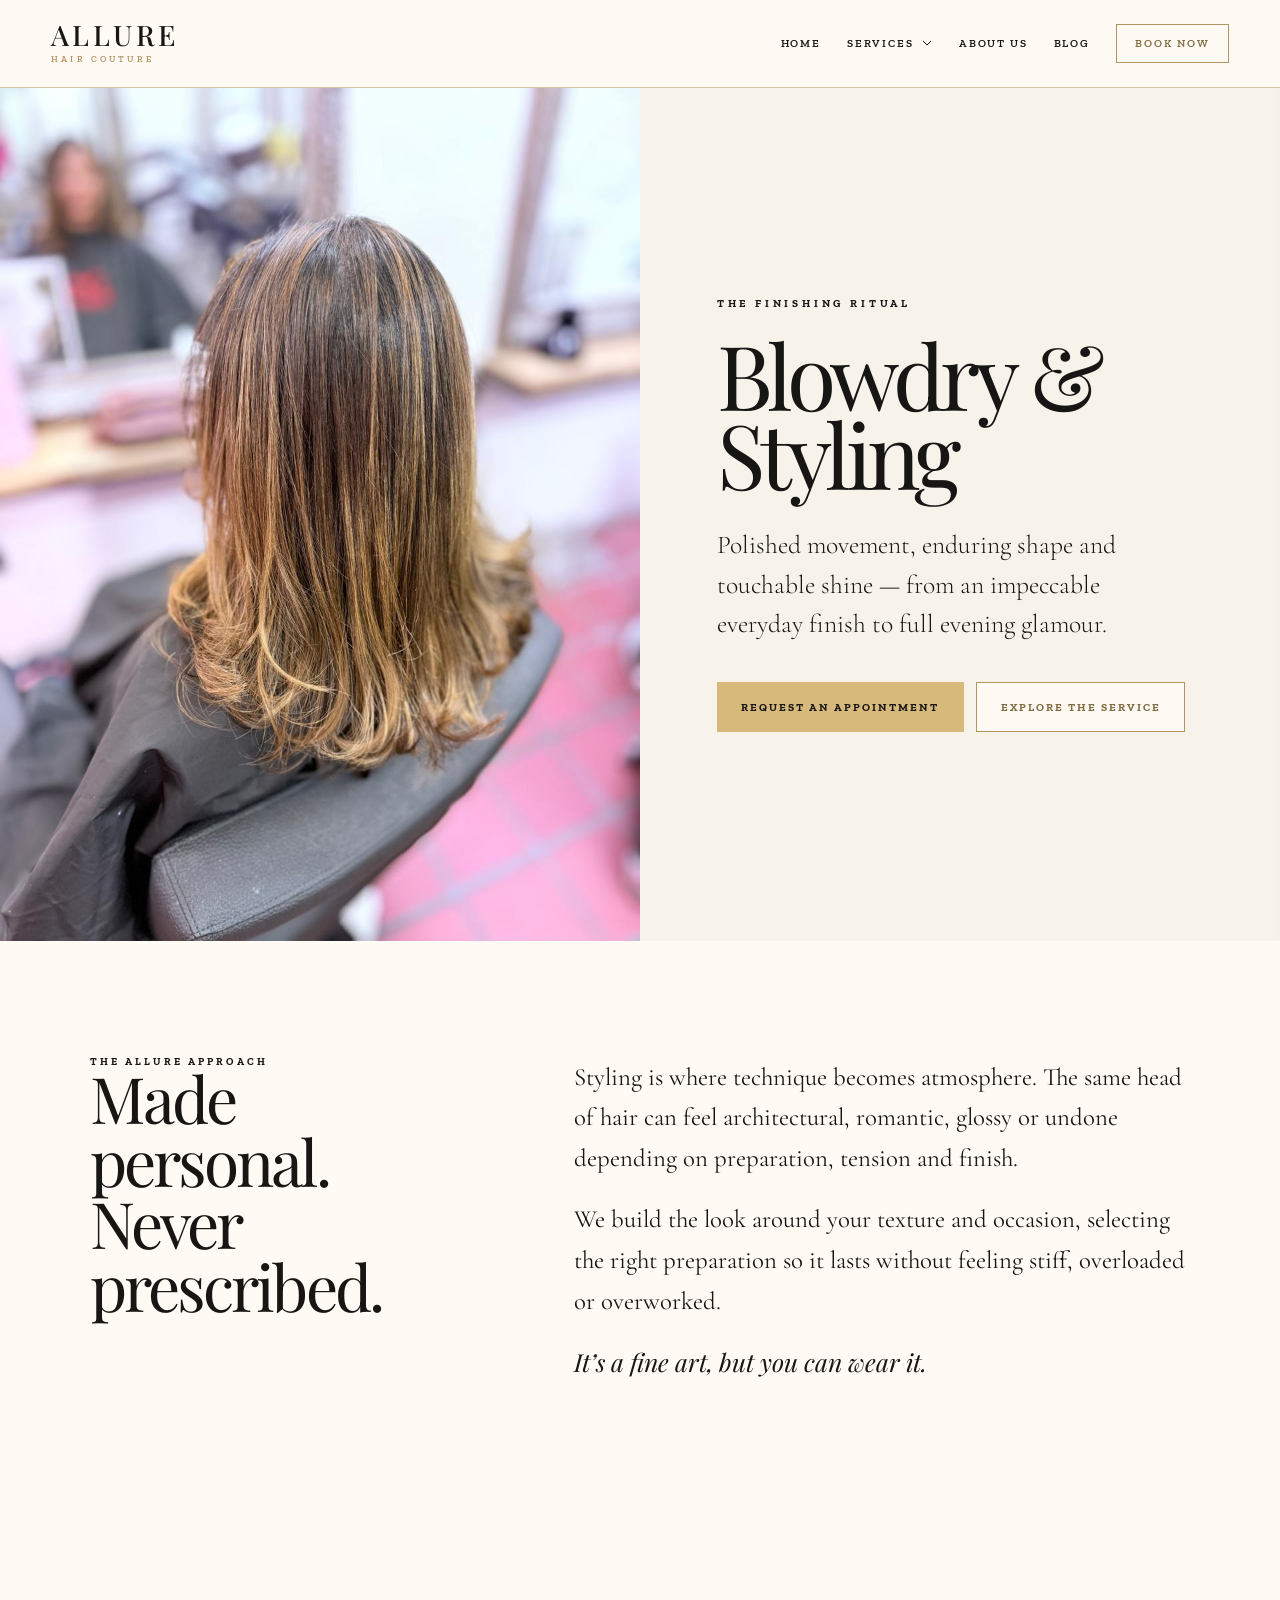
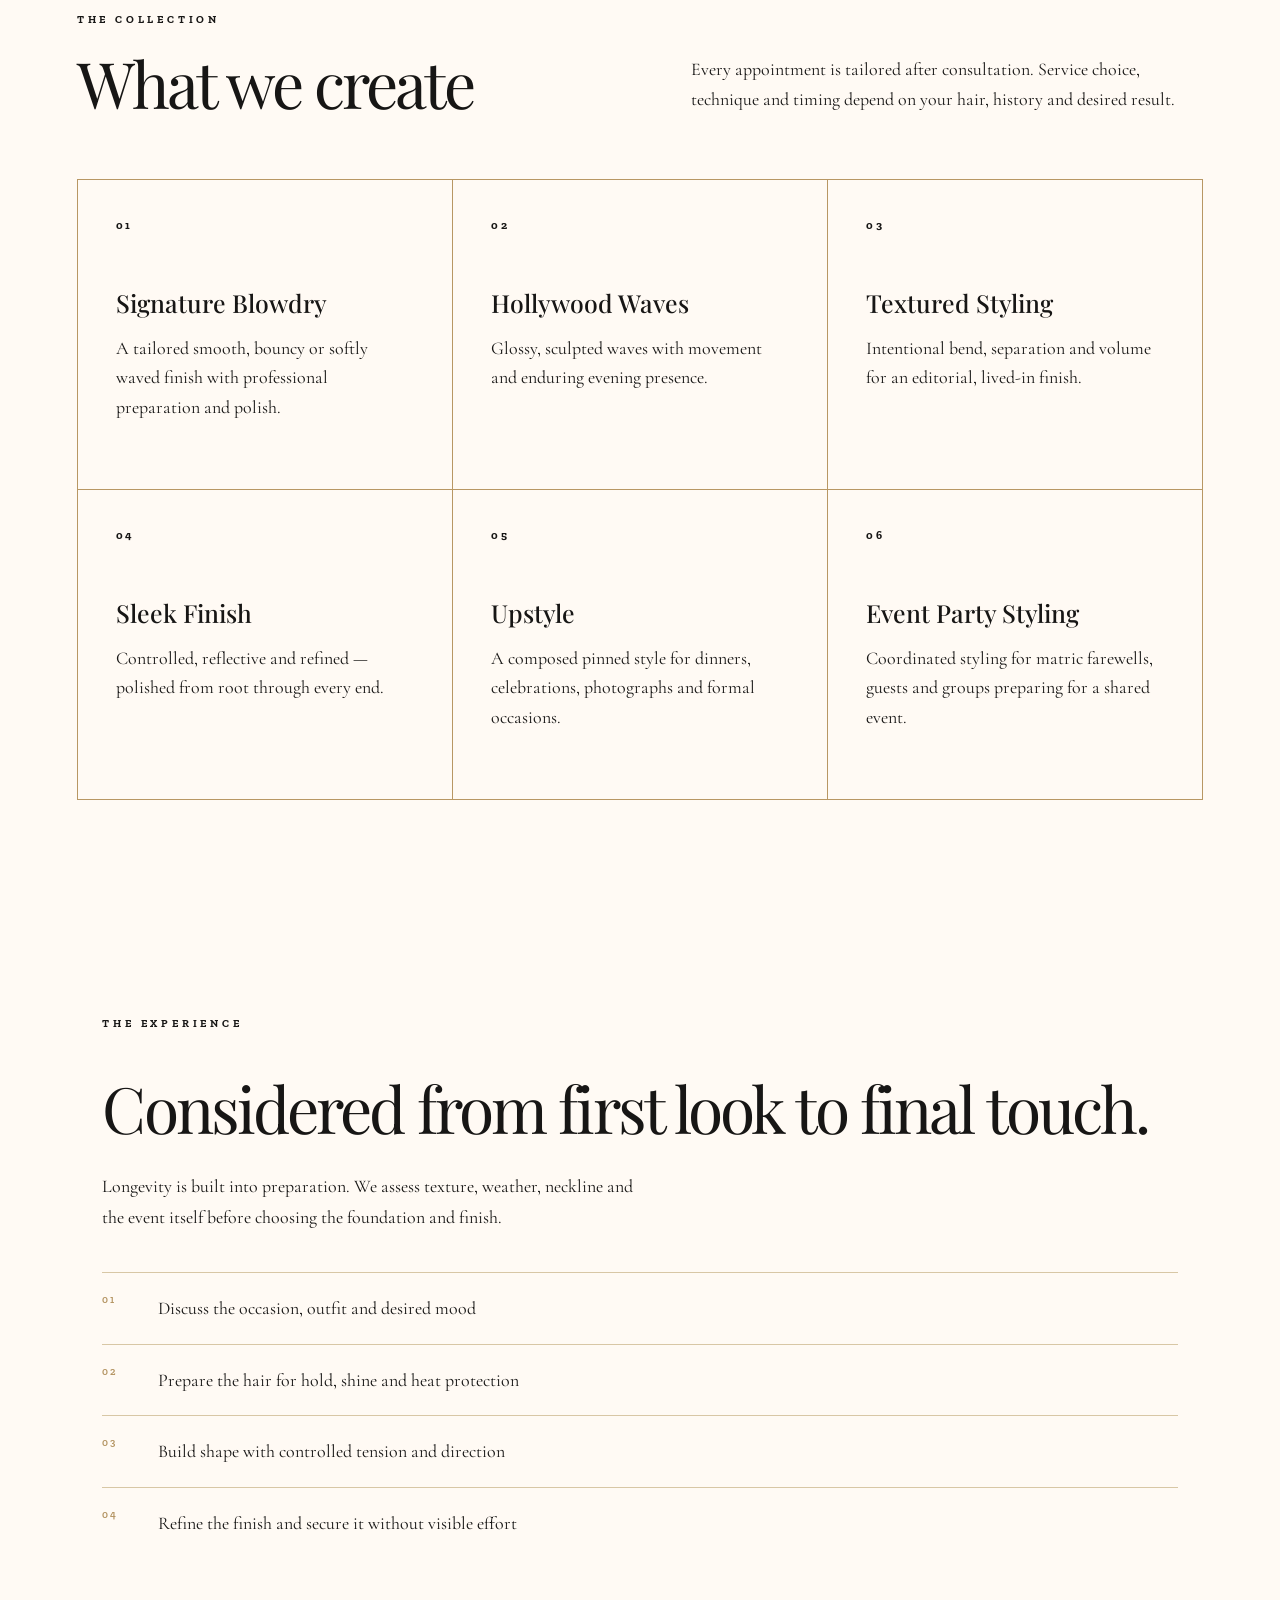
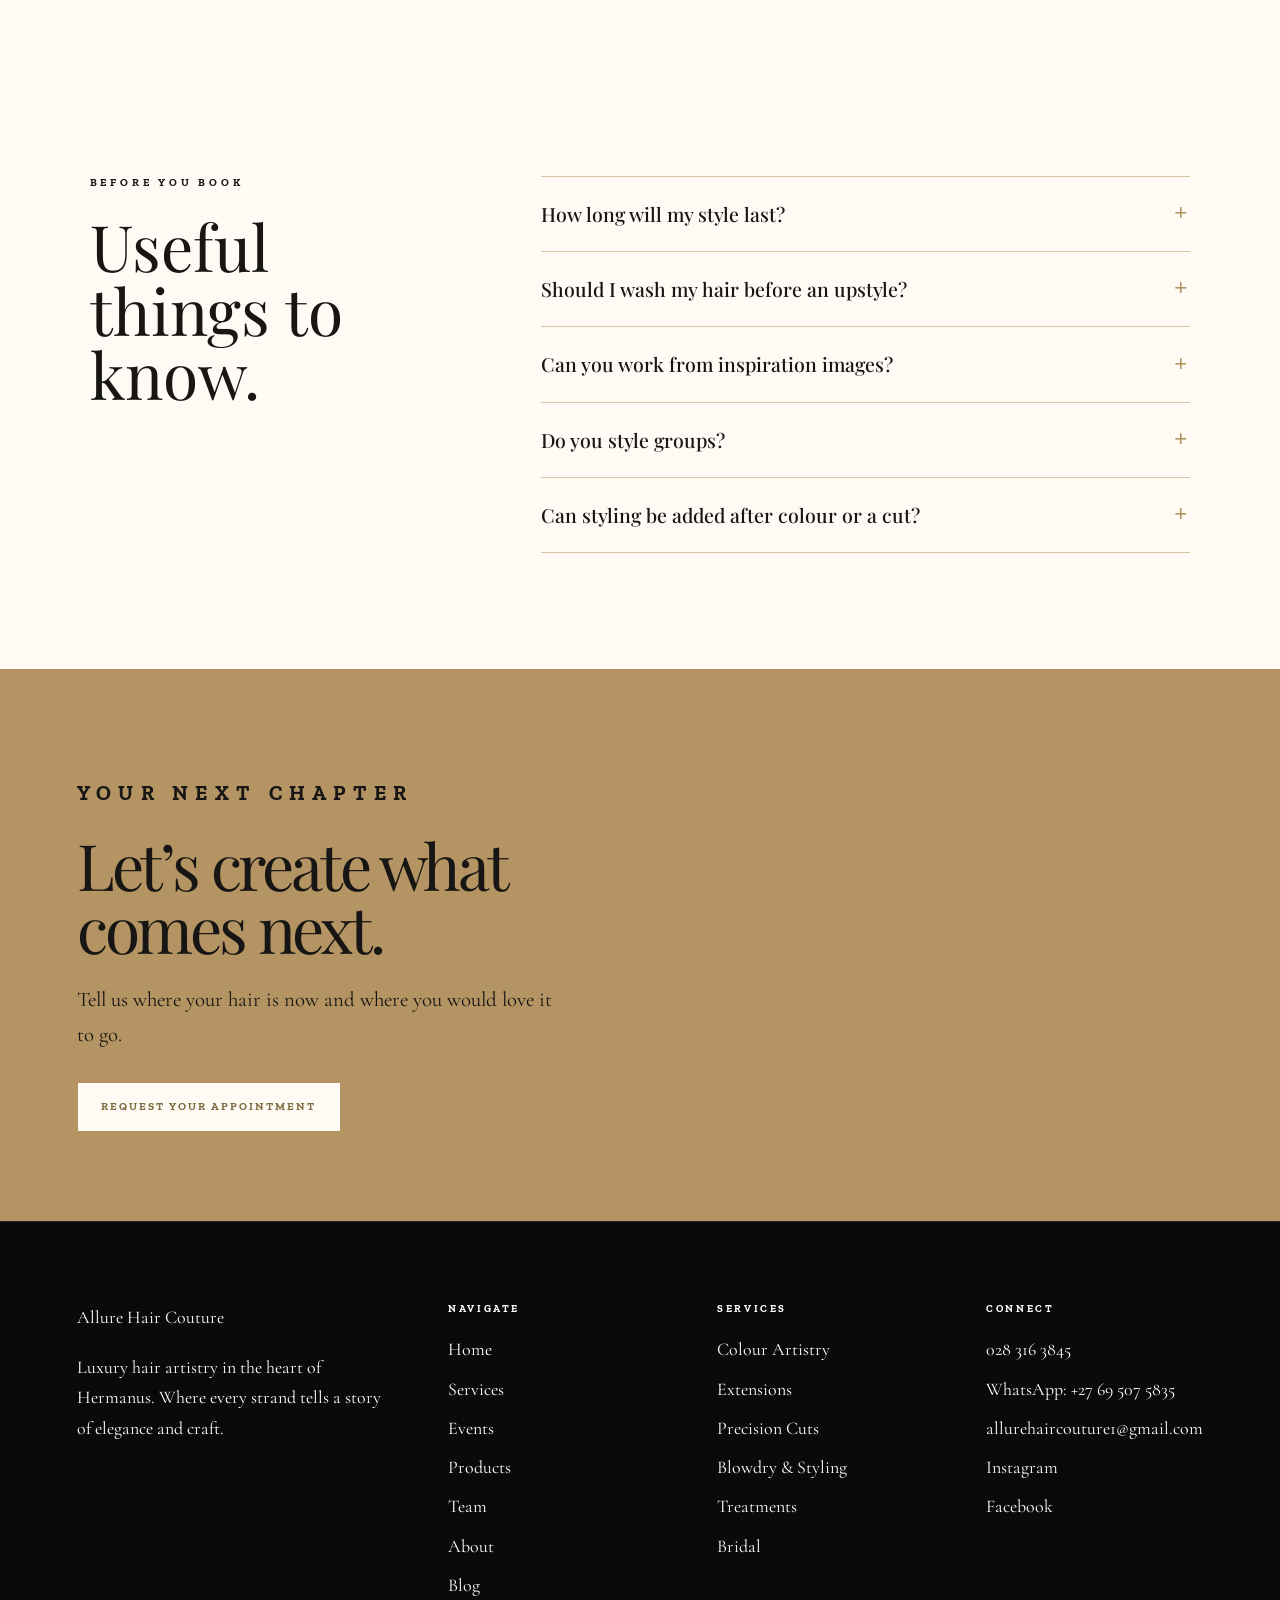
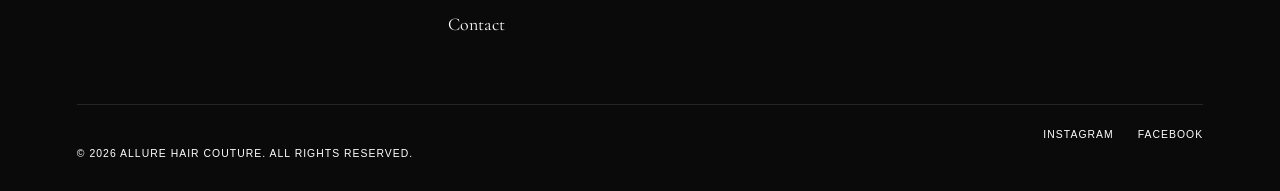
<file: blowdry-styling.html>
<!doctype html><html lang="en"><head><meta charset="utf-8"><meta name="viewport" content="width=device-width,initial-scale=1"><title>Blowdry &amp; Styling | Allure Hair Couture, Hermanus</title><meta name="description" content="Discover Blowdry &amp; Styling at Allure Hair Couture in Hermanus. Bespoke consultation, expert technique and a beautifully considered finish."><link rel="canonical" href="https://allurecouture.vercel.app/blowdry-styling.html"><link rel="stylesheet" href="service-pages.css"><link rel="stylesheet" href="site-navigation.css"><link rel="stylesheet" href="site-loader.css"></head><body class="site-scheme-1"><a class="skip-link" href="#main">Skip to content</a><nav class="site-nav" aria-label="Primary"><a class="site-brand" href="index.html">Allure <span>Hair Couture</span></a><ul class="site-links" id="siteLinks"><li><a href="index.html">Home</a></li><li class="has-services"><button class="services-toggle" type="button" aria-expanded="false" aria-controls="servicesMenu">Services <svg viewBox="0 0 12 12" aria-hidden="true"><path d="m2 4 4 4 4-4"/></svg></button><ul class="services-menu" id="servicesMenu"><li><a href="colour-artistry.html">Colour Artistry</a></li><li><a href="luxury-extensions.html">Luxury Extensions</a></li><li><a href="precision-cutting.html">Precision Cutting</a></li><li><a href="blowdry-styling.html">Blowdry & Styling</a></li><li><a href="treatments.html">Hair & Scalp Treatments</a></li><li><a href="bridal-events.html">Bridal & Events</a></li></ul></li><li><a href="about.html">About Us</a></li><li><a href="blogs.html">Blog</a></li><li><a class="book-link" href="bookings.html">Book Now</a></li></ul><button class="site-menu-toggle" type="button" aria-label="Open menu" aria-expanded="false" aria-controls="siteLinks"><span></span><span></span><span></span></button></nav><main id="main"><section class="service-hero blowdry-styling-hero"><div class="service-hero-visual"><img class="service-hero-image" src="Media/Services/Blowdry%20%26%20Styling.jpg" alt="Blowdry and styling at Allure Hair Couture" fetchpriority="high"></div><div class="hero-copy"><p class="eyebrow">The finishing ritual</p><h1>Blowdry &amp; Styling</h1><p class="hero-lede">Polished movement, enduring shape and touchable shine — from an impeccable everyday finish to full evening glamour.</p><div class="hero-actions"><a class="button gold" href="bookings.html?service=Blowdry%20%26%20Styling">Request an appointment</a><a class="button ghost" href="#details">Explore the service</a></div></div></section><section class="intro" id="details"><div class="intro-grid"><div class="reveal"><p class="section-mark">The Allure approach</p><h2>Made personal.<br>Never prescribed.</h2></div><div class="intro-copy reveal"><p>Styling is where technique becomes atmosphere. The same head of hair can feel architectural, romantic, glossy or undone depending on preparation, tension and finish.</p><p>We build the look around your texture and occasion, selecting the right preparation so it lasts without feeling stiff, overloaded or overworked.</p><p class="signature">It’s a fine art, but you can wear it.</p></div></div></section><section class="offerings"><div class="section-head reveal"><div><p class="eyebrow">The collection</p><h2 class="section-heading">What we create</h2></div><p>Every appointment is tailored after consultation. Service choice, technique and timing depend on your hair, history and desired result.</p></div><div class="offer-grid"><article class="offer-card reveal"><span class="offer-no">01</span><h3>Signature Blowdry</h3><p>A tailored smooth, bouncy or softly waved finish with professional preparation and polish.</p></article><article class="offer-card reveal"><span class="offer-no">02</span><h3>Hollywood Waves</h3><p>Glossy, sculpted waves with movement and enduring evening presence.</p></article><article class="offer-card reveal"><span class="offer-no">03</span><h3>Textured Styling</h3><p>Intentional bend, separation and volume for an editorial, lived-in finish.</p></article><article class="offer-card reveal"><span class="offer-no">04</span><h3>Sleek Finish</h3><p>Controlled, reflective and refined — polished from root through every end.</p></article><article class="offer-card reveal"><span class="offer-no">05</span><h3>Upstyle</h3><p>A composed pinned style for dinners, celebrations, photographs and formal occasions.</p></article><article class="offer-card reveal"><span class="offer-no">06</span><h3>Event Party Styling</h3><p>Coordinated styling for matric farewells, guests and groups preparing for a shared event.</p></article></div></section><section class="experience"><div class="experience-copy reveal"><p class="eyebrow">The experience</p><h2>Considered from first look to final touch.</h2><p>Longevity is built into preparation. We assess texture, weather, neckline and the event itself before choosing the foundation and finish.</p><ol class="steps"><li><strong>01</strong><span>Discuss the occasion, outfit and desired mood</span></li><li><strong>02</strong><span>Prepare the hair for hold, shine and heat protection</span></li><li><strong>03</strong><span>Build shape with controlled tension and direction</span></li><li><strong>04</strong><span>Refine the finish and secure it without visible effort</span></li></ol></div></section><section class="faq"><div class="faq-grid"><div class="reveal"><p class="eyebrow">Before you book</p><h2>Useful things to know.</h2></div><div class="faq-list reveal"><div class="faq-item"><button class="faq-question" aria-expanded="false" aria-controls="faq-4-1" id="faq-button-4-1">How long will my style last?</button><div class="faq-answer" id="faq-4-1" role="region" aria-labelledby="faq-button-4-1"><div><p>That depends on texture, weather and the chosen look. Correct preparation makes a significant difference, and we can advise how to preserve it overnight.</p></div></div></div><div class="faq-item"><button class="faq-question" aria-expanded="false" aria-controls="faq-4-2" id="faq-button-4-2">Should I wash my hair before an upstyle?</button><div class="faq-answer" id="faq-4-2" role="region" aria-labelledby="faq-button-4-2"><div><p>Follow the advice given when booking. Some styles benefit from hair washed the day before; others require a fresh salon preparation.</p></div></div></div><div class="faq-item"><button class="faq-question" aria-expanded="false" aria-controls="faq-4-3" id="faq-button-4-3">Can you work from inspiration images?</button><div class="faq-answer" id="faq-4-3" role="region" aria-labelledby="faq-button-4-3"><div><p>Yes. References are useful for mood and detail, and we will adapt the look to your hair, features and outfit.</p></div></div></div><div class="faq-item"><button class="faq-question" aria-expanded="false" aria-controls="faq-4-4" id="faq-button-4-4">Do you style groups?</button><div class="faq-answer" id="faq-4-4" role="region" aria-labelledby="faq-button-4-4"><div><p>Yes, subject to availability and timing. Contact the salon early with group size and required completion time.</p></div></div></div><div class="faq-item"><button class="faq-question" aria-expanded="false" aria-controls="faq-4-5" id="faq-button-4-5">Can styling be added after colour or a cut?</button><div class="faq-answer" id="faq-4-5" role="region" aria-labelledby="faq-button-4-5"><div><p>Yes. Many services include or can be paired with a professional finish; confirm your desired style when booking so enough time is reserved.</p></div></div></div></div></div></section><section class="cta-band"><div class="cta-copy reveal"><p class="eyebrow">Your next chapter</p><h2>Let’s create what comes next.</h2><p>Tell us where your hair is now and where you would love it to go.</p><a class="button" href="bookings.html?service=Blowdry%20%26%20Styling">Request your appointment</a></div></section></main><footer class="footer"><div class="footer-grid"><div><a class="brand" href="index.html">Allure <span>Hair Couture</span></a><p>Luxury hair artistry in the heart of Hermanus. Every service considered, every detail intentional.</p></div><div><h4>Visit</h4><ul><li>1 Village Lane, Shop 5 Hemel &amp; Aarde Village</li><li><a href="tel:0283163845">028 316 3845</a></li><li><a href="https://wa.me/27695075835">WhatsApp: +27 69 507 5835</a></li><li><a href="mailto:allurehaircouture1@gmail.com">Email the salon</a></li></ul></div><div><h4>Hours</h4><ul><li>Monday–Friday: 8am–5pm</li><li>Saturday: 8am–1pm</li><li>Sunday: Closed</li></ul></div></div><div class="footer-bottom">© 2026 Allure Hair Couture<span>Hermanus · South Africa</span></div></footer><script src="site-navigation.js" defer></script><script src="site-loader.js" defer></script><script src="service-pages.js" defer></script></script></body></html>
</file>
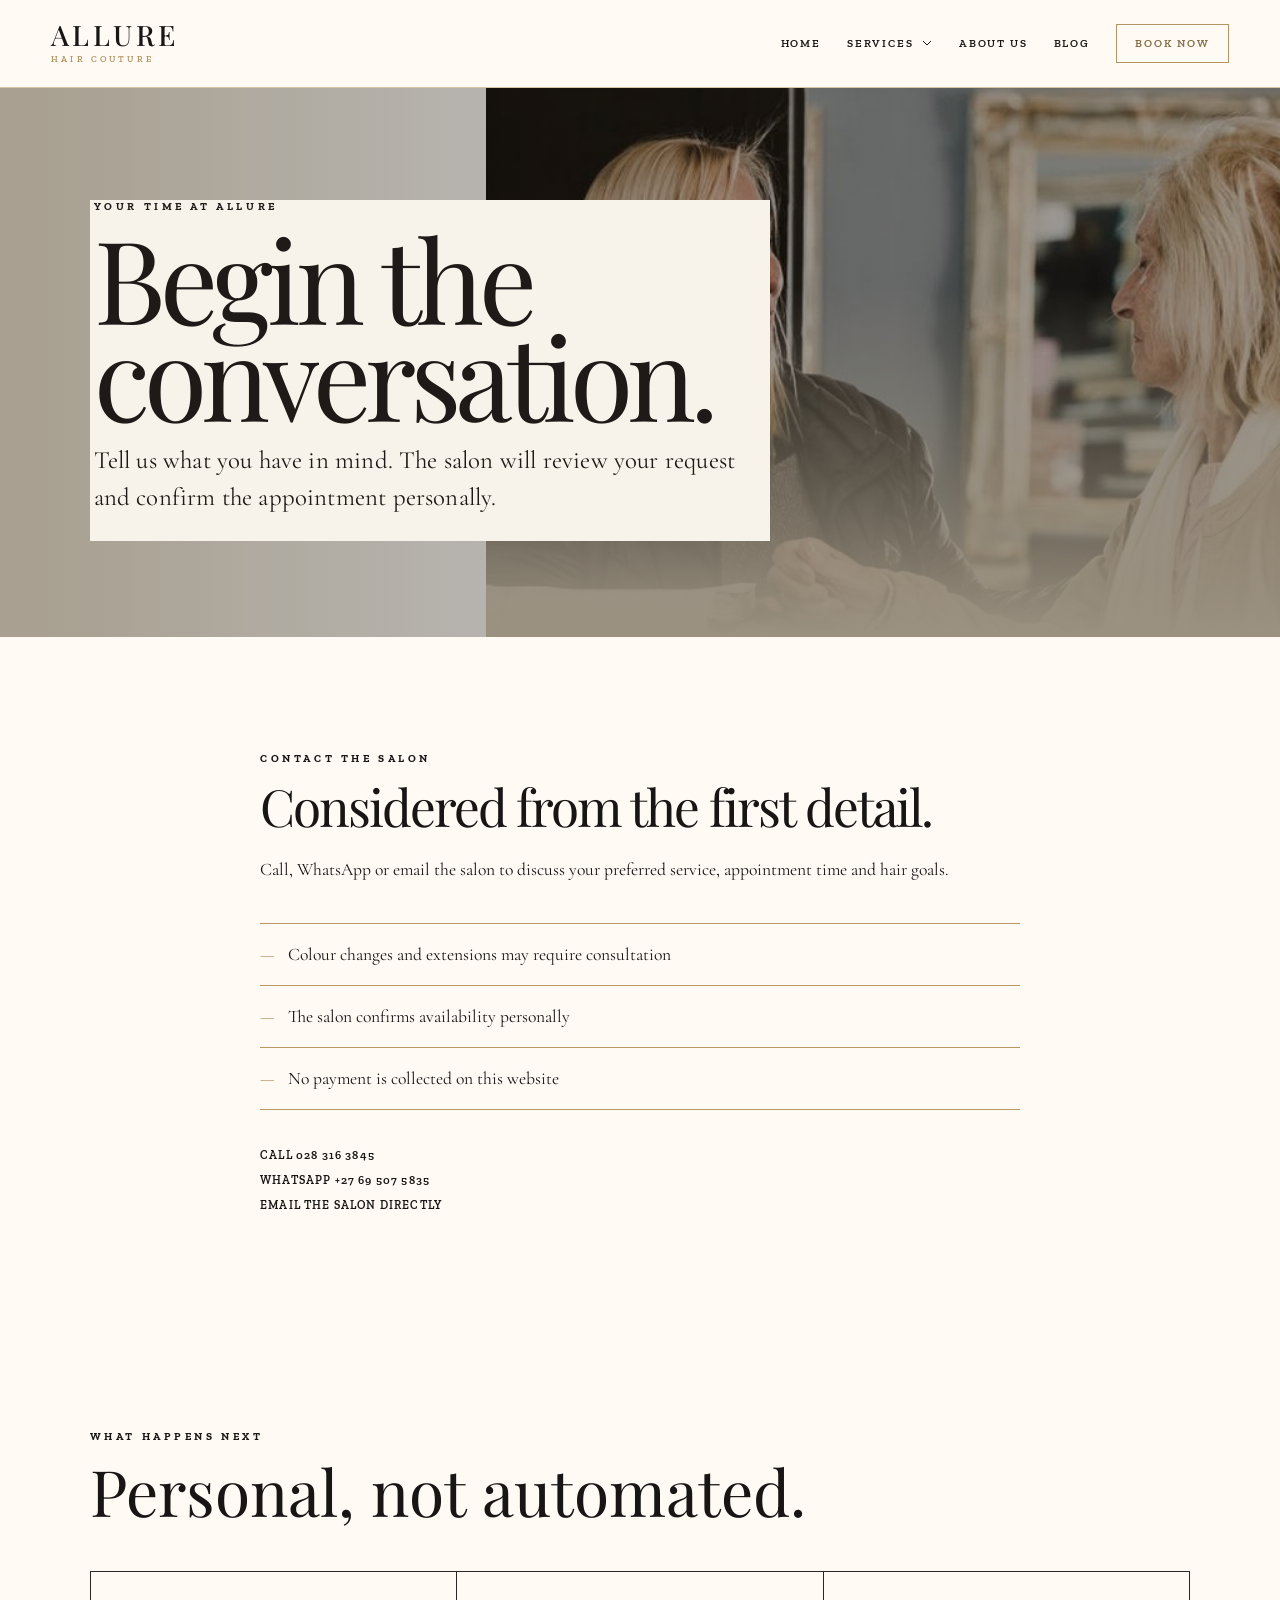
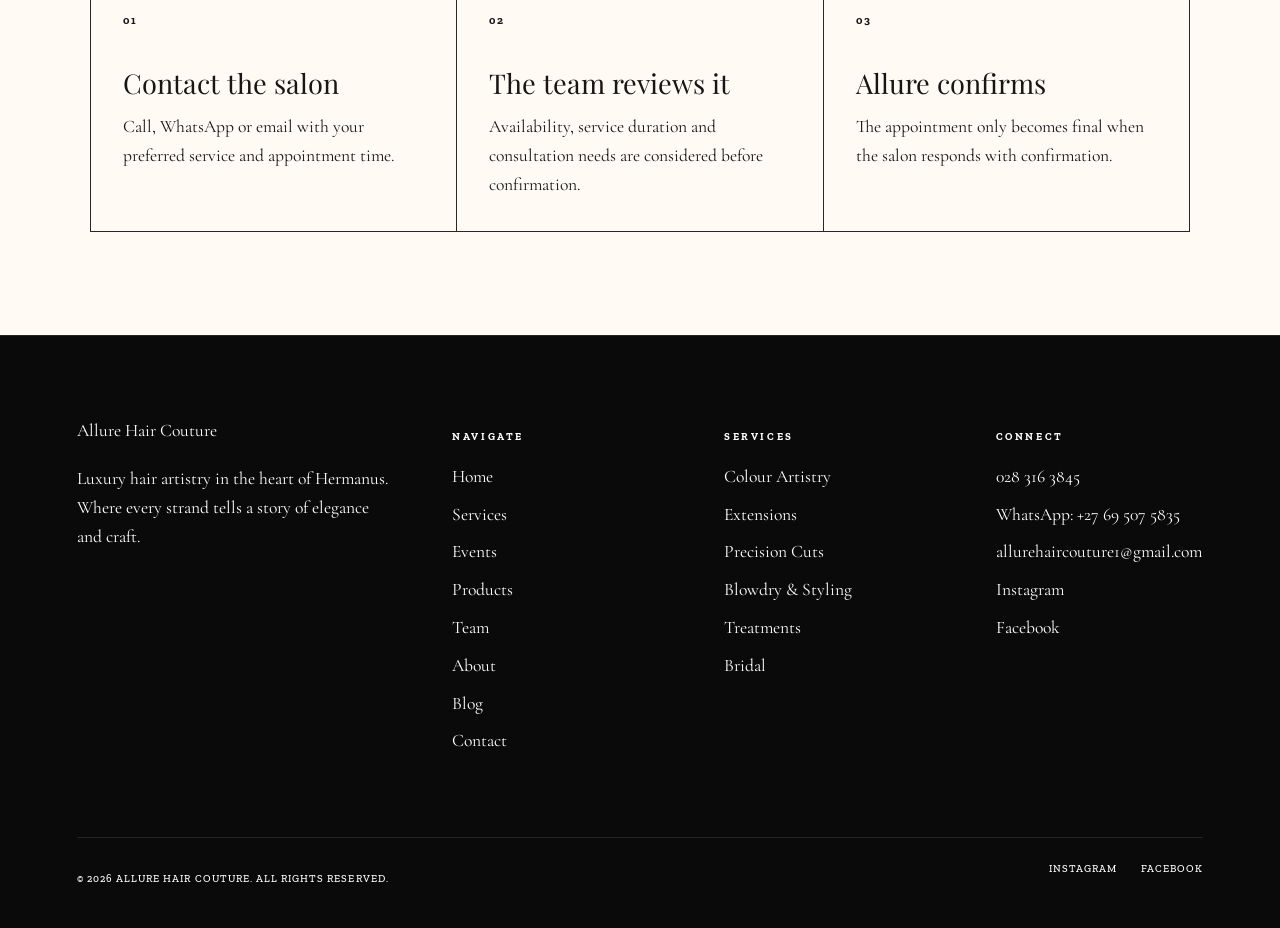
<file: bookings.html>
<!doctype html>
<html lang="en">
<head>
<meta charset="utf-8"><meta name="viewport" content="width=device-width,initial-scale=1">
<title>Request an Appointment | Allure Hair Couture, Hermanus</title>
<meta name="description" content="Request a hair appointment with Allure Hair Couture in Hermanus. Share your preferred service, date and time for personal confirmation from the salon.">
  <link rel="canonical" href="https://allurecouture.vercel.app/bookings.html">
  <meta property="og:type" content="website">
  <meta property="og:site_name" content="Allure Hair Couture">
  <meta property="og:locale" content="en_ZA">
  <meta property="og:title" content="Request an Appointment | Allure Hair Couture, Hermanus">
  <meta property="og:description" content="Request a hair appointment with Allure Hair Couture in Hermanus. Share your preferred service, date and time for personal confirmation from the salon.">
  <meta property="og:url" content="https://allurecouture.vercel.app/bookings.html">
  <meta property="og:image" content="https://allurecouture.vercel.app/social-share.jpg?v=20260821">
  <meta property="og:image:secure_url" content="https://allurecouture.vercel.app/social-share.jpg?v=20260821">
  <meta property="og:image:type" content="image/jpeg">
  <meta property="og:image:width" content="1200">
  <meta property="og:image:height" content="630">
  <meta property="og:image:alt" content="Allure Hair Couture — luxury hair artistry in Hermanus">
  <meta name="twitter:card" content="summary_large_image">
  <meta name="twitter:title" content="Request an Appointment | Allure Hair Couture, Hermanus">
  <meta name="twitter:description" content="Request a hair appointment with Allure Hair Couture in Hermanus. Share your preferred service, date and time for personal confirmation from the salon.">
  <meta name="twitter:image" content="https://allurecouture.vercel.app/social-share.jpg?v=20260821"><link rel="stylesheet" href="booking-page.css"><link rel="stylesheet" href="site-navigation.css">
<link rel="stylesheet" href="site-loader.css"></head>
<body class="site-scheme-1">
<a class="skip-link" href="#main">Skip to booking information</a>
<nav class="site-nav" aria-label="Primary"><a class="site-brand" href="index.html">Allure <span>Hair Couture</span></a><ul class="site-links" id="siteLinks"><li><a href="index.html">Home</a></li><li class="has-services"><button class="services-toggle" type="button" aria-expanded="false" aria-controls="servicesMenu">Services <svg viewBox="0 0 12 12" aria-hidden="true"><path d="m2 4 4 4 4-4"/></svg></button><ul class="services-menu" id="servicesMenu"><li><a href="colour-artistry.html">Colour Artistry</a></li><li><a href="luxury-extensions.html">Luxury Extensions</a></li><li><a href="precision-cutting.html">Precision Cutting</a></li><li><a href="blowdry-styling.html">Blowdry & Styling</a></li><li><a href="treatments.html">Hair & Scalp Treatments</a></li><li><a href="bridal-events.html">Bridal & Events</a></li></ul></li><li><a href="about.html">About Us</a></li><li><a href="blogs.html">Blog</a></li><li><a class="book-link" href="bookings.html" aria-current="page">Book Now</a></li></ul><button class="site-menu-toggle" type="button" aria-label="Open menu" aria-expanded="false" aria-controls="siteLinks"><span></span><span></span><span></span></button></nav>
<header class="booking-hero"><div class="hero-copy"><p class="eyebrow">Your time at Allure</p><h1>Begin the conversation.</h1><p>Tell us what you have in mind. The salon will review your request and confirm the appointment personally.</p></div></header>
<main>
<section class="booking-main" aria-labelledby="contactHeading">
<aside class="booking-aside"><p class="eyebrow">Contact the salon</p><h2 id="contactHeading">Considered from the first detail.</h2><p>Call, WhatsApp or email the salon to discuss your preferred service, appointment time and hair goals.</p><ul class="promise-list"><li>Colour changes and extensions may require consultation</li><li>The salon confirms availability personally</li><li>No payment is collected on this website</li></ul><div class="direct-links"><a href="tel:0283163845">Call 028 316 3845</a><a href="https://wa.me/27695075835">WhatsApp +27 69 507 5835</a><a href="mailto:allurehaircouture1@gmail.com">Email the salon directly</a></div></aside>
</section>
<section class="booking-steps"><div class="steps-wrap"><p class="eyebrow">What happens next</p><h2>Personal, not automated.</h2><div class="steps-grid"><article class="step"><span>01</span><h3>Contact the salon</h3><p>Call, WhatsApp or email with your preferred service and appointment time.</p></article><article class="step"><span>02</span><h3>The team reviews it</h3><p>Availability, service duration and consultation needs are considered before confirmation.</p></article><article class="step"><span>03</span><h3>Allure confirms</h3><p>The appointment only becomes final when the salon responds with confirmation.</p></article></div></div></section>
</main>
<footer class="footer"><div class="footer-grid"><div><a class="brand" href="index.html">Allure <span>Hair Couture</span></a><p>Luxury hair artistry in the heart of Hermanus.</p></div><div><h3>Visit</h3><ul><li>1 Village Lane, Shop 5 Hemel &amp; Aarde Village</li><li>Hermanus, Western Cape</li><li><a href="tel:0283163845">028 316 3845</a></li><li><a href="https://wa.me/27695075835">WhatsApp: +27 69 507 5835</a></li></ul></div><div><h3>Hours</h3><ul><li>Monday–Friday: 8am–5pm</li><li>Saturday: 8am–1pm</li><li>Sunday: Closed</li></ul></div></div><div class="footer-bottom">© 2026 Allure Hair Couture</div></footer>
<script src="site-navigation.js"></script>
<script src="site-loader.js"></script>
<style>
  .booking-hero {
    padding-top: 200px !important;
    padding-bottom: 6rem !important;
  }

  .booking-hero .hero-copy {
    color: #1d1a17 !important;
    letter-spacing: 0.01em;
    max-width: 760px;
    padding-left: 0.25rem;
    padding-right: 0.25rem;
  }

  .booking-hero .eyebrow,
  .booking-hero h1,
  .booking-hero p {
    color: #1d1a17 !important;
  }

  .booking-hero h1 {
    margin-top: 0.35rem !important;
    margin-bottom: 1.2rem !important;
    line-height: 0.84 !important;
    letter-spacing: -0.05em !important;
  }

  .booking-hero p:last-child {
    margin-top: 1.2rem !important;
    max-width: 42rem !important;
    line-height: 1.5 !important;
  }
</style>
</body></html>
</file>
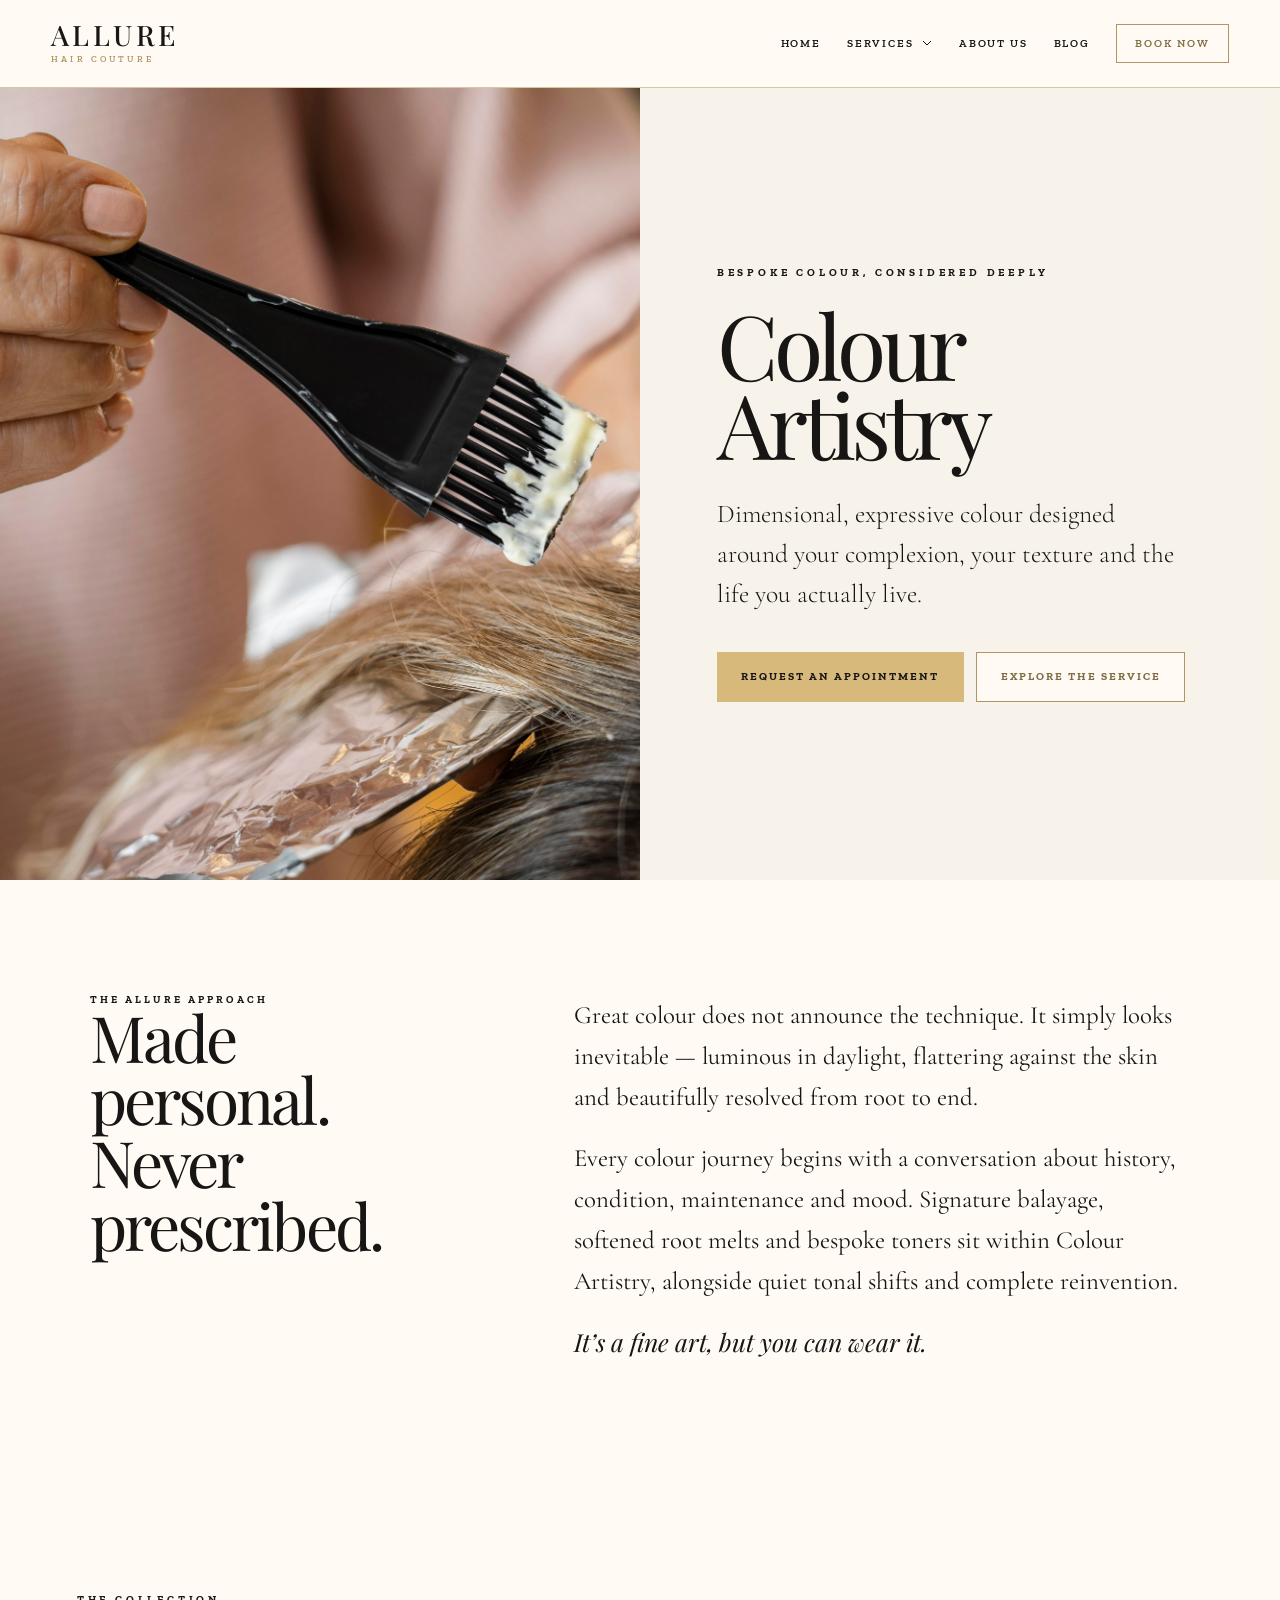
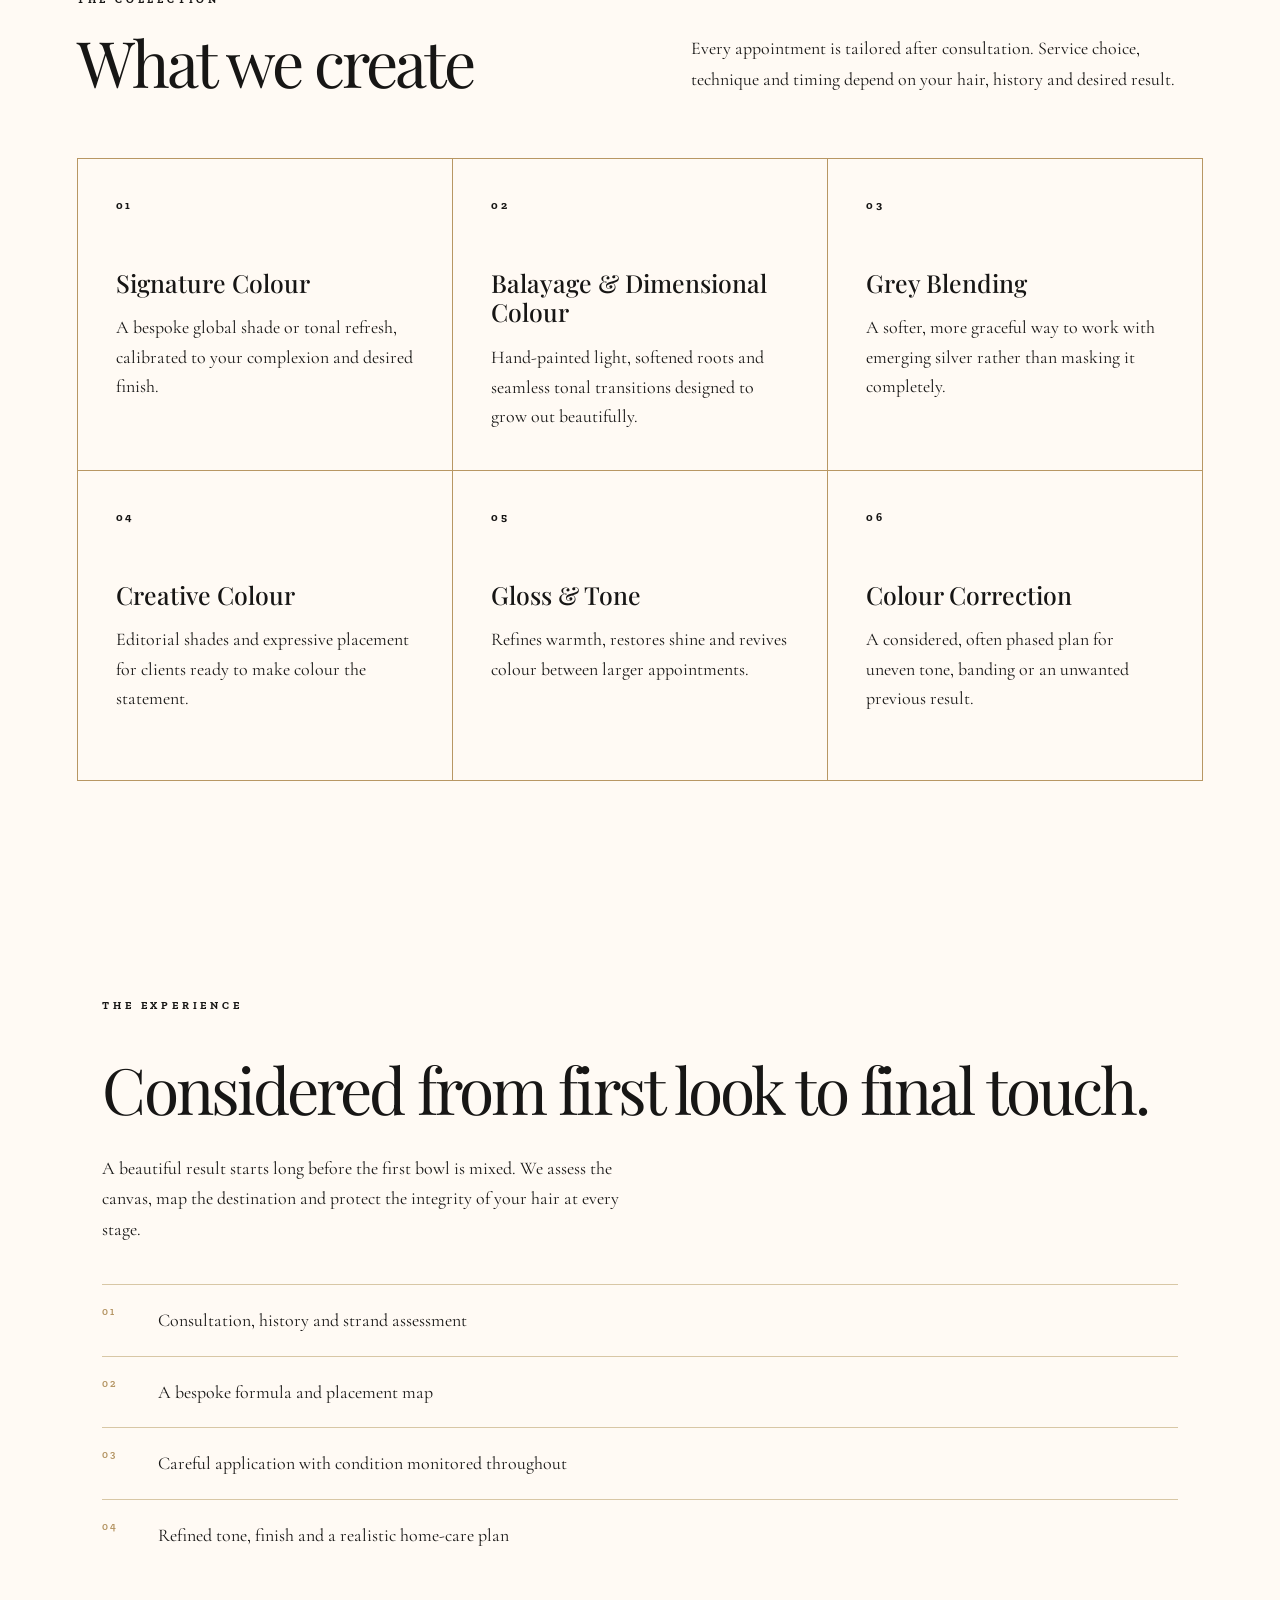
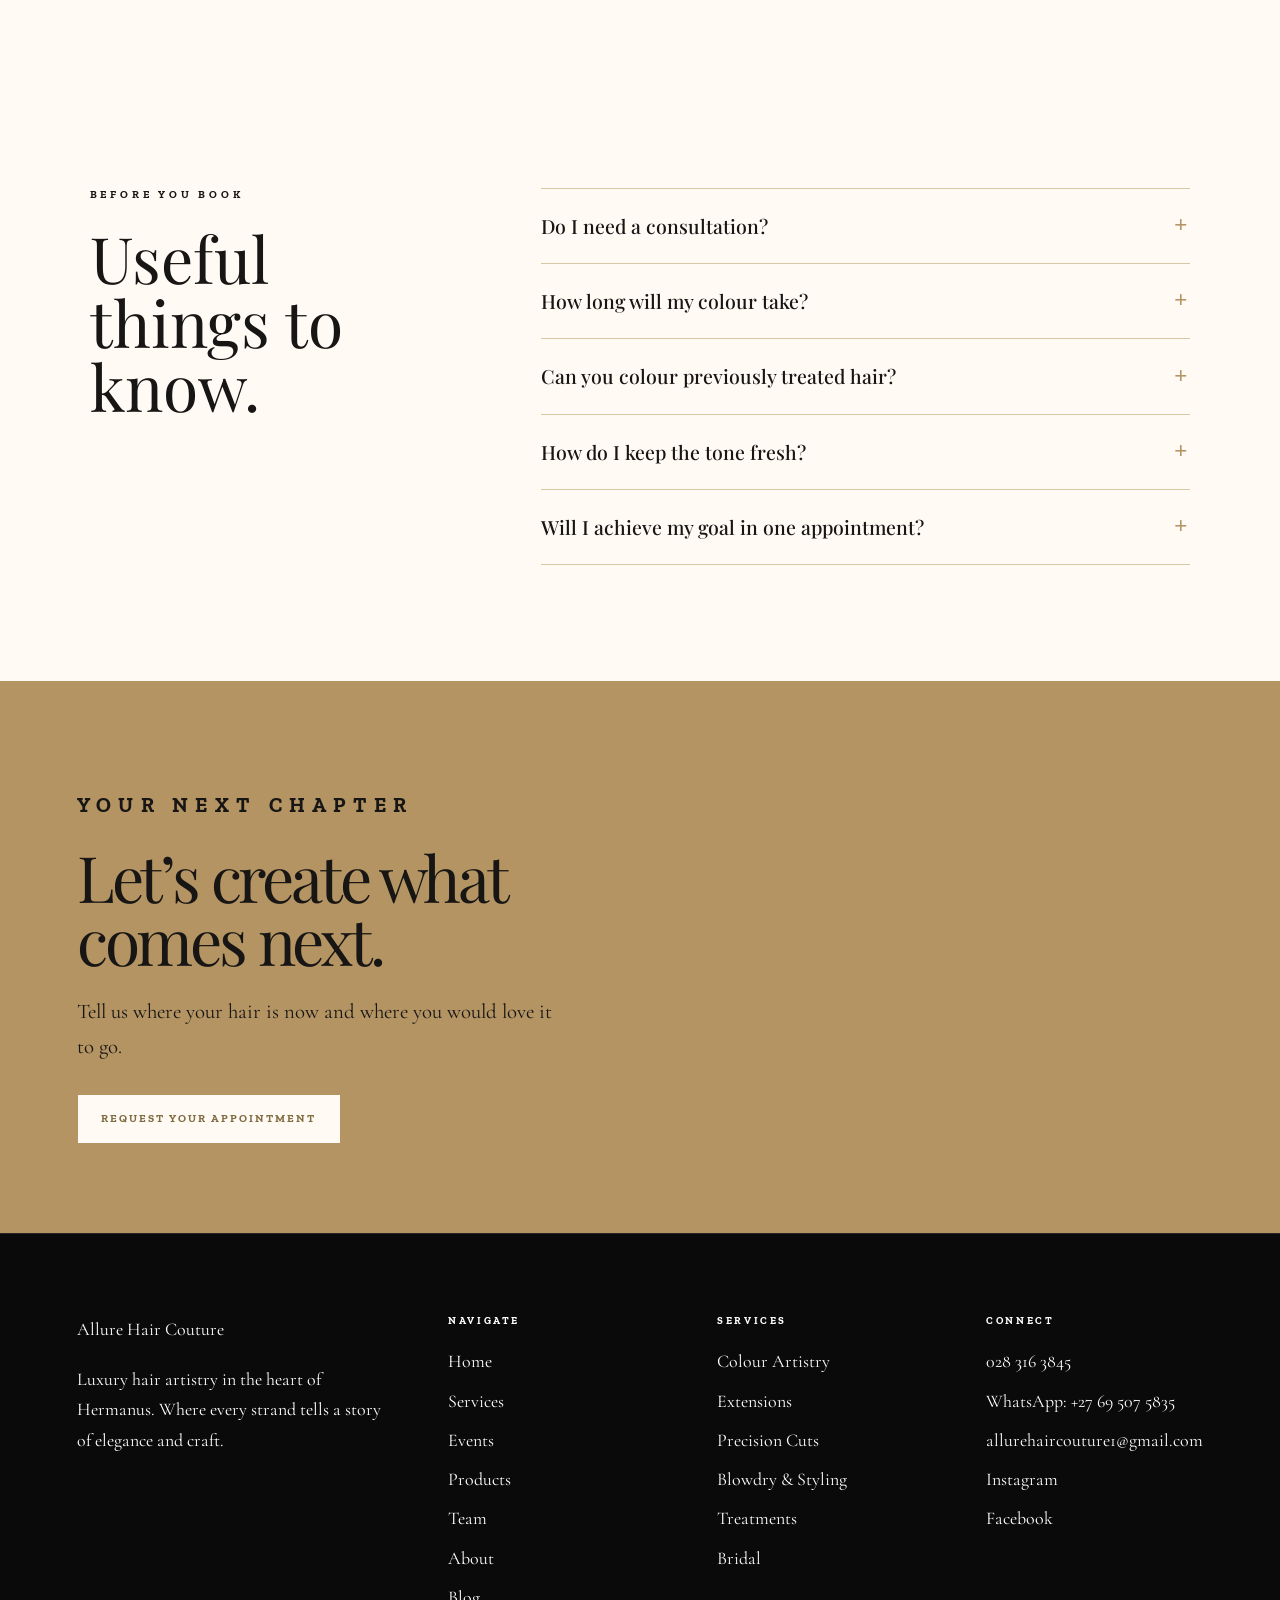
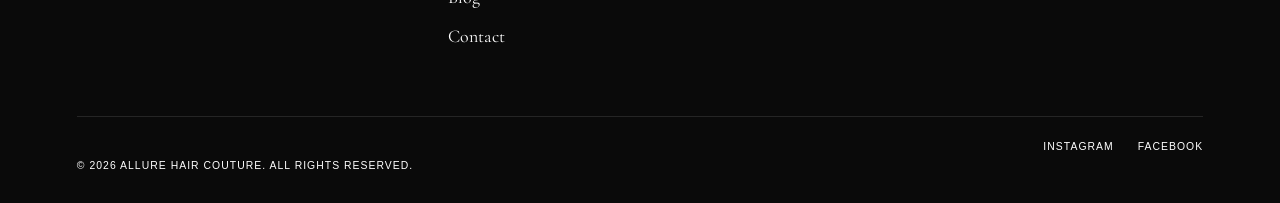
<file: colour-artistry.html>
<!doctype html><html lang="en"><head><meta charset="utf-8"><meta name="viewport" content="width=device-width,initial-scale=1"><title>Colour Artistry | Allure Hair Couture, Hermanus</title><meta name="description" content="Discover Colour Artistry at Allure Hair Couture in Hermanus. Bespoke consultation, expert technique and a beautifully considered finish."><link rel="canonical" href="https://allurecouture.vercel.app/colour-artistry.html"><link rel="stylesheet" href="service-pages.css"><link rel="stylesheet" href="site-navigation.css"><link rel="stylesheet" href="site-loader.css"></head><body class="site-scheme-1"><a class="skip-link" href="#main">Skip to content</a><nav class="site-nav" aria-label="Primary"><a class="site-brand" href="index.html">Allure <span>Hair Couture</span></a><ul class="site-links" id="siteLinks"><li><a href="index.html">Home</a></li><li class="has-services"><button class="services-toggle" type="button" aria-expanded="false" aria-controls="servicesMenu">Services <svg viewBox="0 0 12 12" aria-hidden="true"><path d="m2 4 4 4 4-4"/></svg></button><ul class="services-menu" id="servicesMenu"><li><a href="colour-artistry.html">Colour Artistry</a></li><li><a href="luxury-extensions.html">Luxury Extensions</a></li><li><a href="precision-cutting.html">Precision Cutting</a></li><li><a href="blowdry-styling.html">Blowdry & Styling</a></li><li><a href="treatments.html">Hair & Scalp Treatments</a></li><li><a href="bridal-events.html">Bridal & Events</a></li></ul></li><li><a href="about.html">About Us</a></li><li><a href="blogs.html">Blog</a></li><li><a class="book-link" href="bookings.html">Book Now</a></li></ul><button class="site-menu-toggle" type="button" aria-label="Open menu" aria-expanded="false" aria-controls="siteLinks"><span></span><span></span><span></span></button></nav><main id="main"><section class="service-hero colour-artistry-hero"><div class="service-hero-visual"><img class="service-hero-image" src="Media/Services/Hair%20Colouring.jpg" alt="Hair colouring service at Allure Hair Couture" fetchpriority="high"></div><div class="hero-copy"><p class="eyebrow">Bespoke colour, considered deeply</p><h1>Colour Artistry</h1><p class="hero-lede">Dimensional, expressive colour designed around your complexion, your texture and the life you actually live.</p><div class="hero-actions"><a class="button gold" href="bookings.html?service=Colour%20Artistry">Request an appointment</a><a class="button ghost" href="#details">Explore the service</a></div></div></section><section class="intro" id="details"><div class="intro-grid"><div class="reveal"><p class="section-mark">The Allure approach</p><h2>Made personal.<br>Never prescribed.</h2></div><div class="intro-copy reveal"><p>Great colour does not announce the technique. It simply looks inevitable — luminous in daylight, flattering against the skin and beautifully resolved from root to end.</p><p>Every colour journey begins with a conversation about history, condition, maintenance and mood. Signature balayage, softened root melts and bespoke toners sit within Colour Artistry, alongside quiet tonal shifts and complete reinvention.</p><p class="signature">It’s a fine art, but you can wear it.</p></div></div></section><section class="offerings"><div class="section-head reveal"><div><p class="eyebrow">The collection</p><h2 class="section-heading">What we create</h2></div><p>Every appointment is tailored after consultation. Service choice, technique and timing depend on your hair, history and desired result.</p></div><div class="offer-grid"><article class="offer-card reveal"><span class="offer-no">01</span><h3>Signature Colour</h3><p>A bespoke global shade or tonal refresh, calibrated to your complexion and desired finish.</p></article><article class="offer-card reveal"><span class="offer-no">02</span><h3>Balayage &amp; Dimensional Colour</h3><p>Hand-painted light, softened roots and seamless tonal transitions designed to grow out beautifully.</p></article><article class="offer-card reveal"><span class="offer-no">03</span><h3>Grey Blending</h3><p>A softer, more graceful way to work with emerging silver rather than masking it completely.</p></article><article class="offer-card reveal"><span class="offer-no">04</span><h3>Creative Colour</h3><p>Editorial shades and expressive placement for clients ready to make colour the statement.</p></article><article class="offer-card reveal"><span class="offer-no">05</span><h3>Gloss &amp; Tone</h3><p>Refines warmth, restores shine and revives colour between larger appointments.</p></article><article class="offer-card reveal"><span class="offer-no">06</span><h3>Colour Correction</h3><p>A considered, often phased plan for uneven tone, banding or an unwanted previous result.</p></article></div></section><section class="experience"><div class="experience-copy reveal"><p class="eyebrow">The experience</p><h2>Considered from first look to final touch.</h2><p>A beautiful result starts long before the first bowl is mixed. We assess the canvas, map the destination and protect the integrity of your hair at every stage.</p><ol class="steps"><li><strong>01</strong><span>Consultation, history and strand assessment</span></li><li><strong>02</strong><span>A bespoke formula and placement map</span></li><li><strong>03</strong><span>Careful application with condition monitored throughout</span></li><li><strong>04</strong><span>Refined tone, finish and a realistic home-care plan</span></li></ol></div></section><section class="faq"><div class="faq-grid"><div class="reveal"><p class="eyebrow">Before you book</p><h2>Useful things to know.</h2></div><div class="faq-list reveal"><div class="faq-item"><button class="faq-question" aria-expanded="false" aria-controls="faq-1-1" id="faq-button-1-1">Do I need a consultation?</button><div class="faq-answer" id="faq-1-1" role="region" aria-labelledby="faq-button-1-1"><div><p>For transformations, corrections and first-time colour clients, yes. It allows us to assess condition, history and what is realistically achievable.</p></div></div></div><div class="faq-item"><button class="faq-question" aria-expanded="false" aria-controls="faq-1-2" id="faq-button-1-2">How long will my colour take?</button><div class="faq-answer" id="faq-1-2" role="region" aria-labelledby="faq-button-1-2"><div><p>Timing depends on your starting point and chosen technique. Dimensional or corrective work requires more time than a root refresh; the salon will confirm this with your booking.</p></div></div></div><div class="faq-item"><button class="faq-question" aria-expanded="false" aria-controls="faq-1-3" id="faq-button-1-3">Can you colour previously treated hair?</button><div class="faq-answer" id="faq-1-3" role="region" aria-labelledby="faq-button-1-3"><div><p>Usually, but previous colour and chemical services affect the plan. Please share your full history so we can choose the safest route.</p></div></div></div><div class="faq-item"><button class="faq-question" aria-expanded="false" aria-controls="faq-1-4" id="faq-button-1-4">How do I keep the tone fresh?</button><div class="faq-answer" id="faq-1-4" role="region" aria-labelledby="faq-button-1-4"><div><p>Professional home care, heat protection and correctly timed gloss or toner appointments help preserve shine and tonal balance.</p></div></div></div><div class="faq-item"><button class="faq-question" aria-expanded="false" aria-controls="faq-1-5" id="faq-button-1-5">Will I achieve my goal in one appointment?</button><div class="faq-answer" id="faq-1-5" role="region" aria-labelledby="faq-button-1-5"><div><p>Sometimes. Significant lightening or correction may need several carefully paced sessions to protect the hair.</p></div></div></div></div></div></section><section class="cta-band"><div class="cta-copy reveal"><p class="eyebrow">Your next chapter</p><h2>Let’s create what comes next.</h2><p>Tell us where your hair is now and where you would love it to go.</p><a class="button" href="bookings.html?service=Colour%20Artistry">Request your appointment</a></div></section></main><footer class="footer"><div class="footer-grid"><div><a class="brand" href="index.html">Allure <span>Hair Couture</span></a><p>Luxury hair artistry in the heart of Hermanus. Every service considered, every detail intentional.</p></div><div><h4>Visit</h4><ul><li>1 Village Lane, Shop 5 Hemel &amp; Aarde Village</li><li><a href="tel:0283163845">028 316 3845</a></li><li><a href="https://wa.me/27695075835">WhatsApp: +27 69 507 5835</a></li><li><a href="mailto:allurehaircouture1@gmail.com">Email the salon</a></li></ul></div><div><h4>Hours</h4><ul><li>Monday–Friday: 8am–5pm</li><li>Saturday: 8am–1pm</li><li>Sunday: Closed</li></ul></div></div><div class="footer-bottom">© 2026 Allure Hair Couture<span>Hermanus · South Africa</span></div></footer><script src="site-navigation.js" defer></script><script src="site-loader.js" defer></script><script src="service-pages.js" defer></script></script></body></html>
</file>
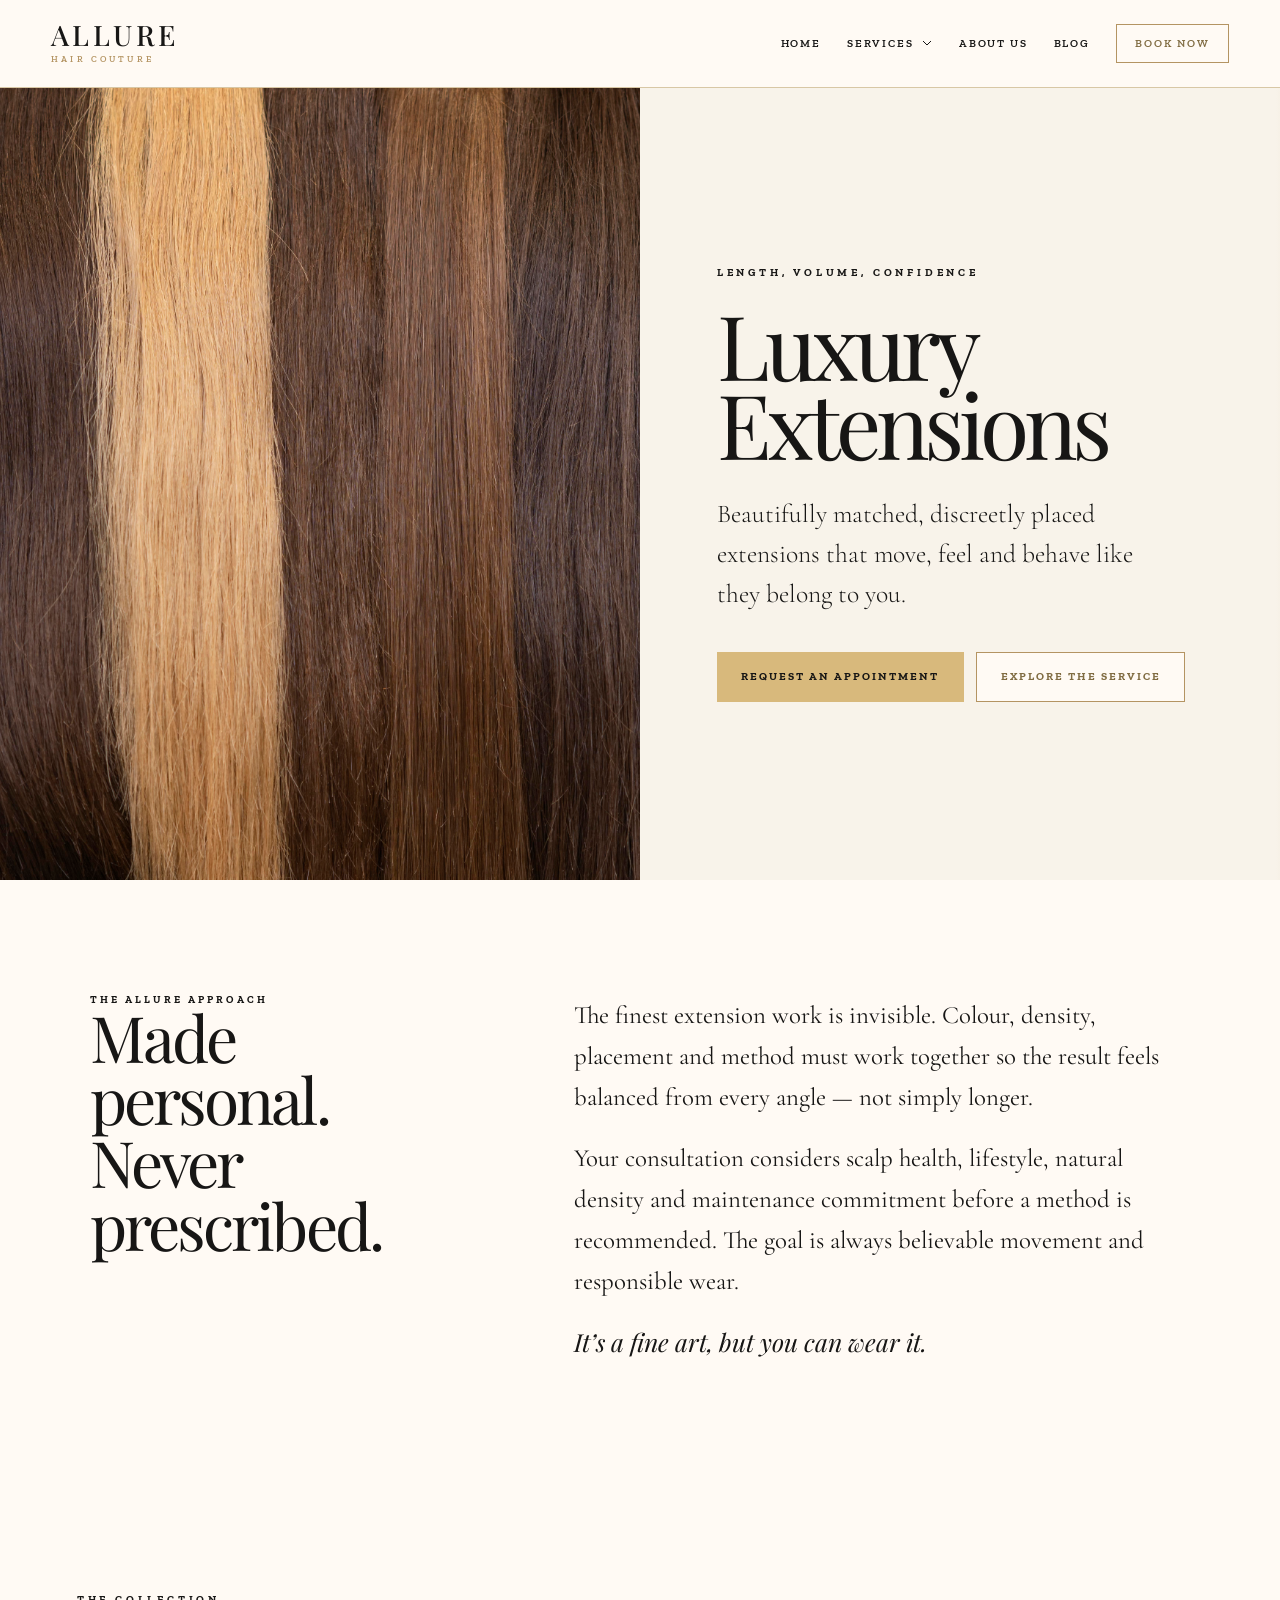
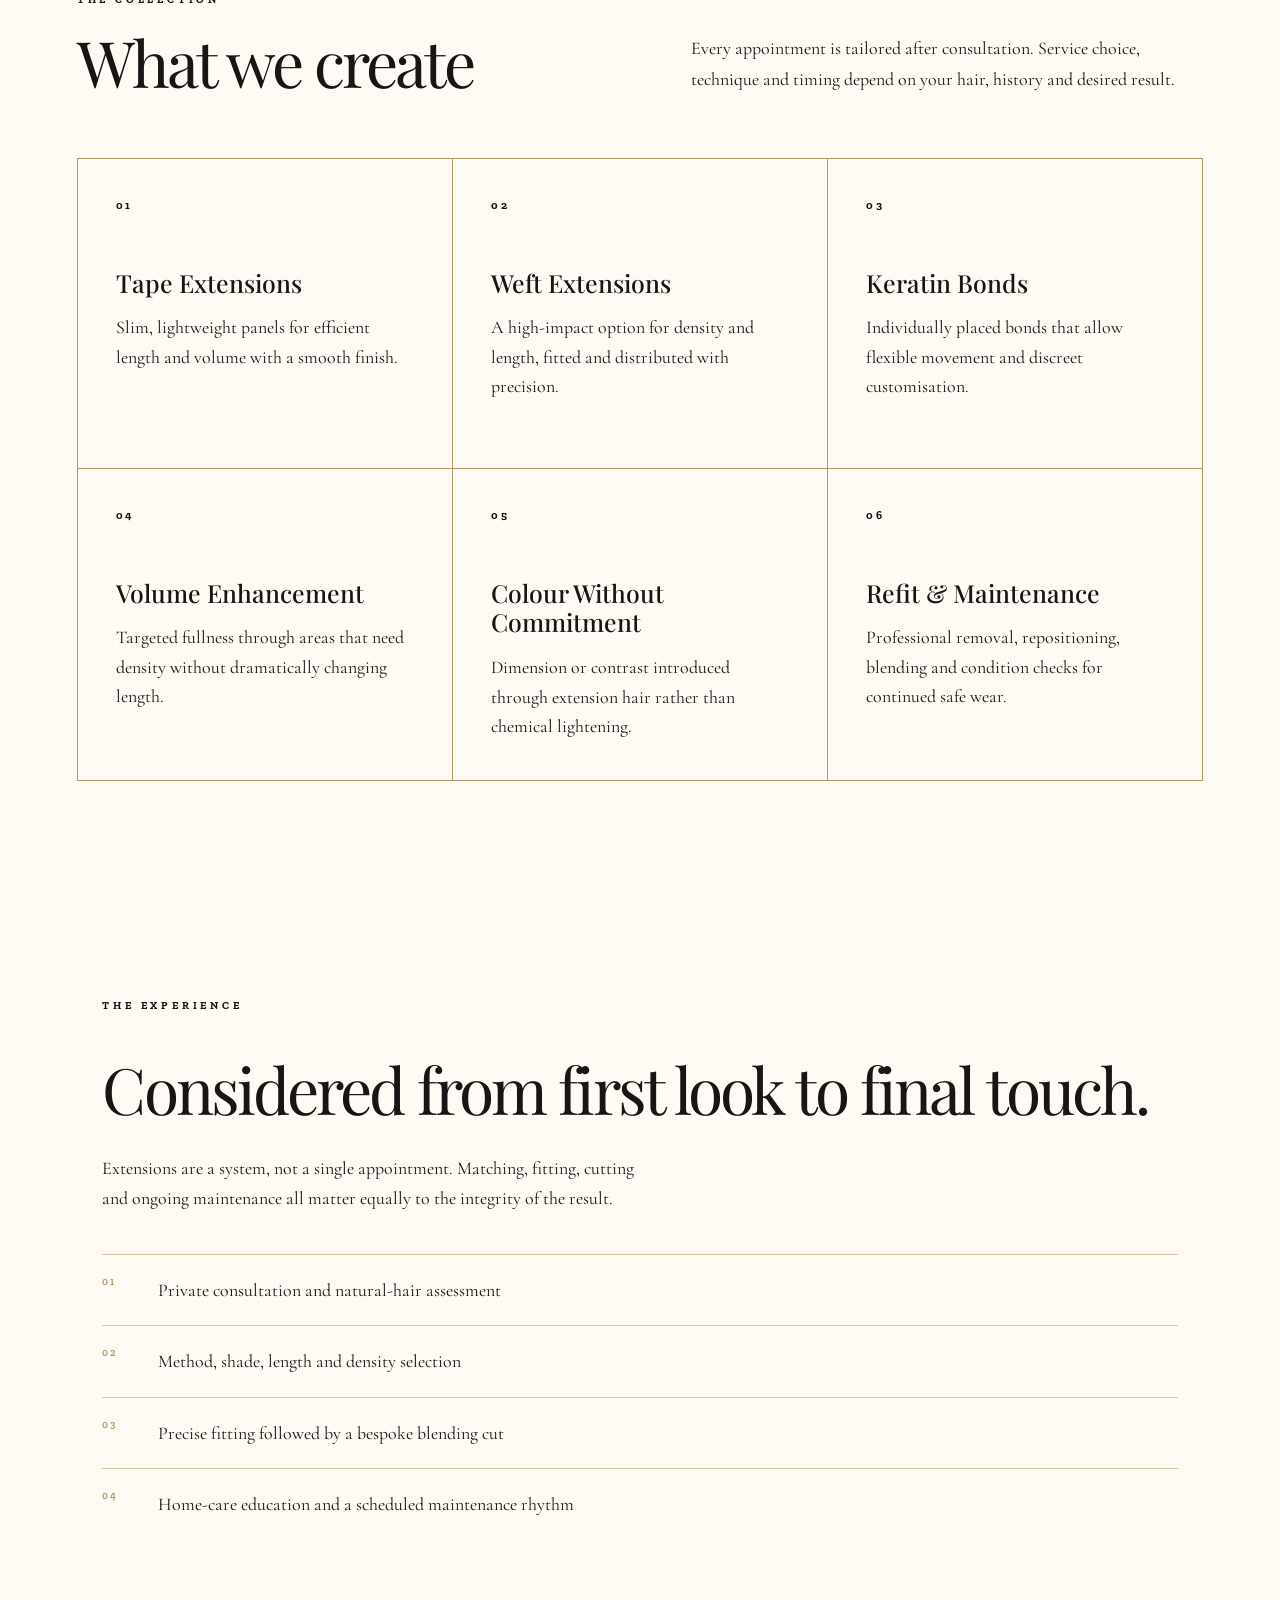
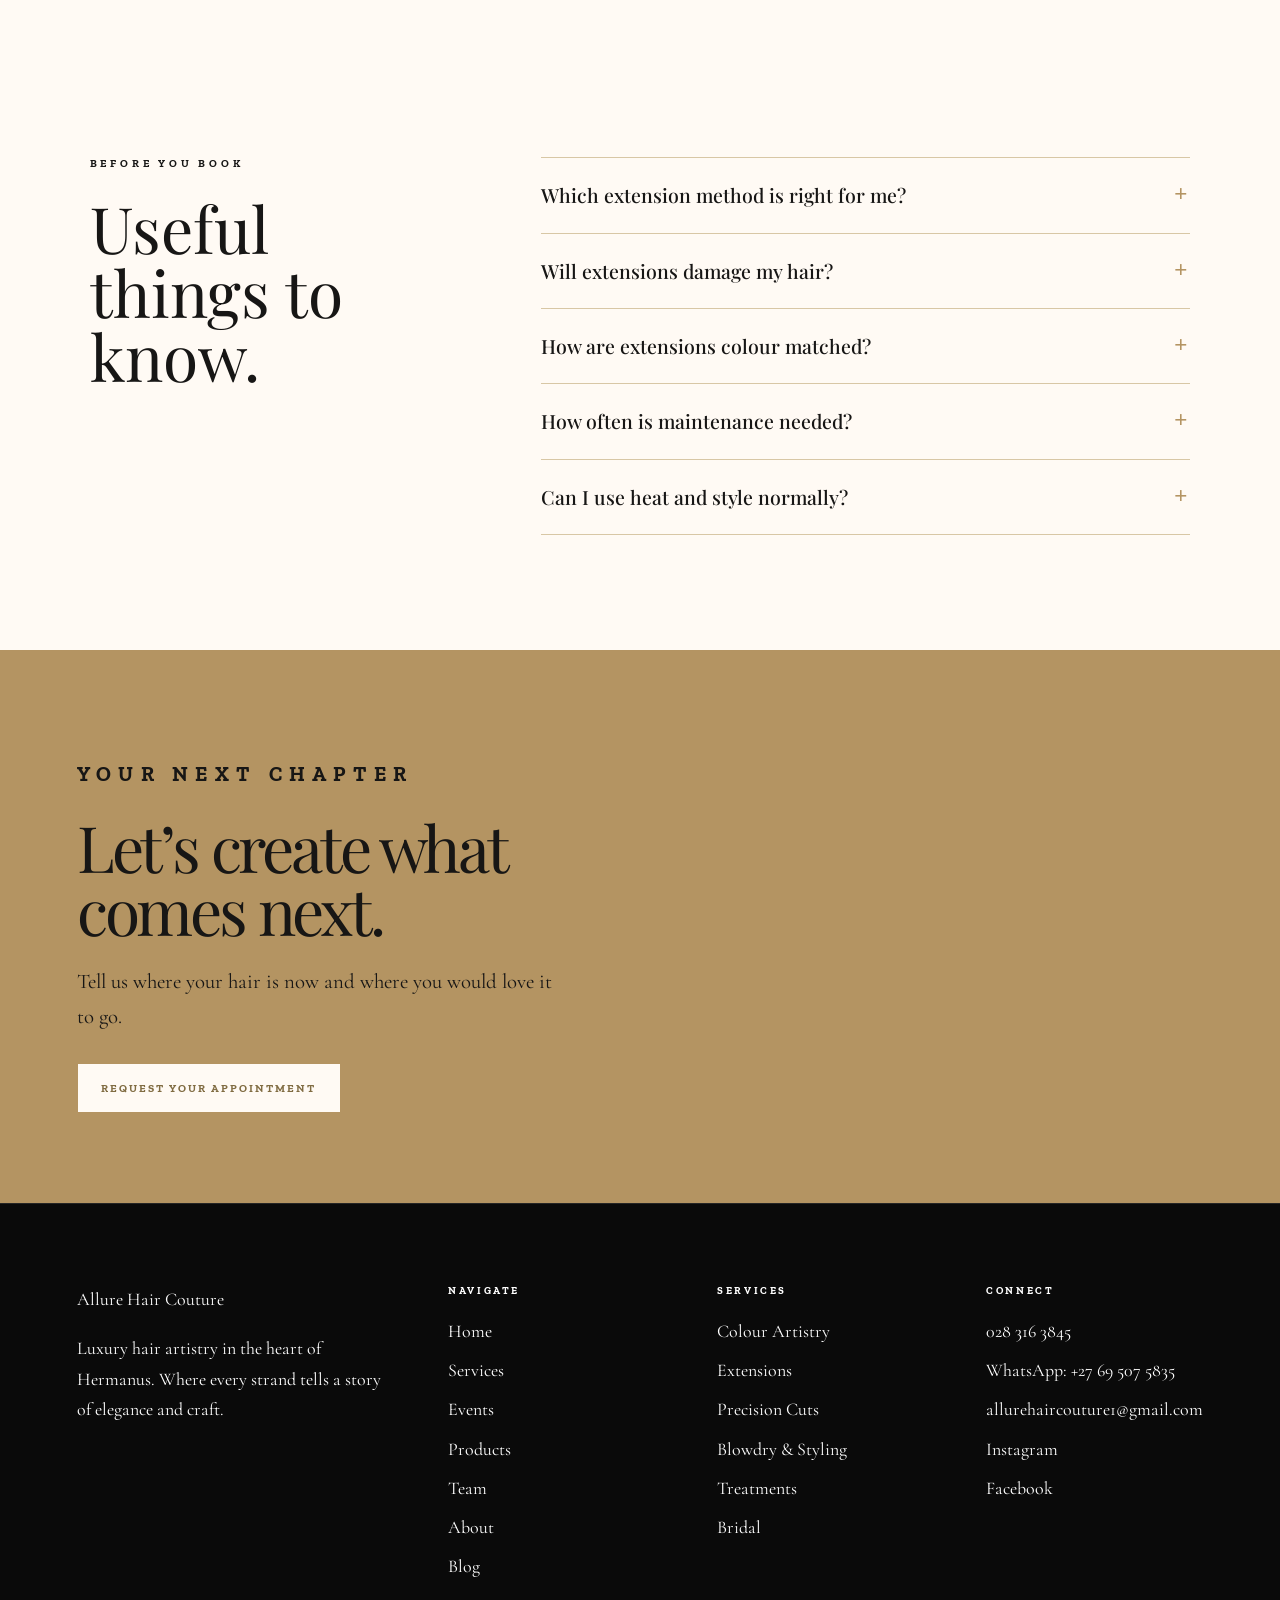
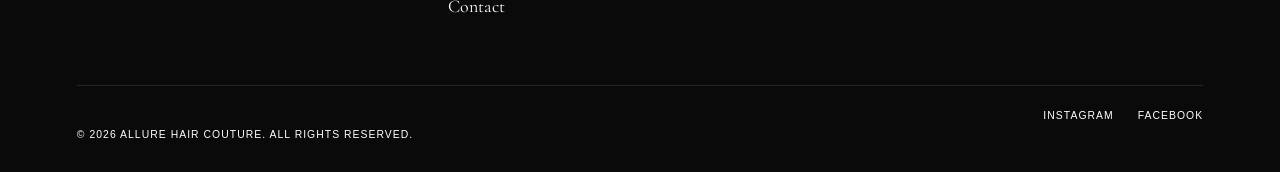
<file: luxury-extensions.html>
<!doctype html><html lang="en"><head><meta charset="utf-8"><meta name="viewport" content="width=device-width,initial-scale=1"><title>Luxury Extensions | Allure Hair Couture, Hermanus</title><meta name="description" content="Discover Luxury Extensions at Allure Hair Couture in Hermanus. Bespoke consultation, expert technique and a beautifully considered finish."><link rel="canonical" href="https://allurecouture.vercel.app/luxury-extensions.html"><link rel="stylesheet" href="service-pages.css"><link rel="stylesheet" href="site-navigation.css"><link rel="stylesheet" href="site-loader.css"></head><body class="site-scheme-1"><a class="skip-link" href="#main">Skip to content</a><nav class="site-nav" aria-label="Primary"><a class="site-brand" href="index.html">Allure <span>Hair Couture</span></a><ul class="site-links" id="siteLinks"><li><a href="index.html">Home</a></li><li class="has-services"><button class="services-toggle" type="button" aria-expanded="false" aria-controls="servicesMenu">Services <svg viewBox="0 0 12 12" aria-hidden="true"><path d="m2 4 4 4 4-4"/></svg></button><ul class="services-menu" id="servicesMenu"><li><a href="colour-artistry.html">Colour Artistry</a></li><li><a href="luxury-extensions.html">Luxury Extensions</a></li><li><a href="precision-cutting.html">Precision Cutting</a></li><li><a href="blowdry-styling.html">Blowdry & Styling</a></li><li><a href="treatments.html">Hair & Scalp Treatments</a></li><li><a href="bridal-events.html">Bridal & Events</a></li></ul></li><li><a href="about.html">About Us</a></li><li><a href="blogs.html">Blog</a></li><li><a class="book-link" href="bookings.html">Book Now</a></li></ul><button class="site-menu-toggle" type="button" aria-label="Open menu" aria-expanded="false" aria-controls="siteLinks"><span></span><span></span><span></span></button></nav><main id="main"><section class="service-hero luxury-extensions-hero"><div class="service-hero-visual"><img class="service-hero-image" src="Media/Services/Luxury%20Extensions.jpg" alt="Luxury hair extensions at Allure Hair Couture" fetchpriority="high"></div><div class="hero-copy"><p class="eyebrow">Length, volume, confidence</p><h1>Luxury Extensions</h1><p class="hero-lede">Beautifully matched, discreetly placed extensions that move, feel and behave like they belong to you.</p><div class="hero-actions"><a class="button gold" href="bookings.html?service=Luxury%20Extensions">Request an appointment</a><a class="button ghost" href="#details">Explore the service</a></div></div></section><section class="intro" id="details"><div class="intro-grid"><div class="reveal"><p class="section-mark">The Allure approach</p><h2>Made personal.<br>Never prescribed.</h2></div><div class="intro-copy reveal"><p>The finest extension work is invisible. Colour, density, placement and method must work together so the result feels balanced from every angle — not simply longer.</p><p>Your consultation considers scalp health, lifestyle, natural density and maintenance commitment before a method is recommended. The goal is always believable movement and responsible wear.</p><p class="signature">It’s a fine art, but you can wear it.</p></div></div></section><section class="offerings"><div class="section-head reveal"><div><p class="eyebrow">The collection</p><h2 class="section-heading">What we create</h2></div><p>Every appointment is tailored after consultation. Service choice, technique and timing depend on your hair, history and desired result.</p></div><div class="offer-grid"><article class="offer-card reveal"><span class="offer-no">01</span><h3>Tape Extensions</h3><p>Slim, lightweight panels for efficient length and volume with a smooth finish.</p></article><article class="offer-card reveal"><span class="offer-no">02</span><h3>Weft Extensions</h3><p>A high-impact option for density and length, fitted and distributed with precision.</p></article><article class="offer-card reveal"><span class="offer-no">03</span><h3>Keratin Bonds</h3><p>Individually placed bonds that allow flexible movement and discreet customisation.</p></article><article class="offer-card reveal"><span class="offer-no">04</span><h3>Volume Enhancement</h3><p>Targeted fullness through areas that need density without dramatically changing length.</p></article><article class="offer-card reveal"><span class="offer-no">05</span><h3>Colour Without Commitment</h3><p>Dimension or contrast introduced through extension hair rather than chemical lightening.</p></article><article class="offer-card reveal"><span class="offer-no">06</span><h3>Refit &amp; Maintenance</h3><p>Professional removal, repositioning, blending and condition checks for continued safe wear.</p></article></div></section><section class="experience"><div class="experience-copy reveal"><p class="eyebrow">The experience</p><h2>Considered from first look to final touch.</h2><p>Extensions are a system, not a single appointment. Matching, fitting, cutting and ongoing maintenance all matter equally to the integrity of the result.</p><ol class="steps"><li><strong>01</strong><span>Private consultation and natural-hair assessment</span></li><li><strong>02</strong><span>Method, shade, length and density selection</span></li><li><strong>03</strong><span>Precise fitting followed by a bespoke blending cut</span></li><li><strong>04</strong><span>Home-care education and a scheduled maintenance rhythm</span></li></ol></div></section><section class="faq"><div class="faq-grid"><div class="reveal"><p class="eyebrow">Before you book</p><h2>Useful things to know.</h2></div><div class="faq-list reveal"><div class="faq-item"><button class="faq-question" aria-expanded="false" aria-controls="faq-2-1" id="faq-button-2-1">Which extension method is right for me?</button><div class="faq-answer" id="faq-2-1" role="region" aria-labelledby="faq-button-2-1"><div><p>That depends on your density, scalp, lifestyle, goal and maintenance preference. A consultation is required before ordering or fitting hair.</p></div></div></div><div class="faq-item"><button class="faq-question" aria-expanded="false" aria-controls="faq-2-2" id="faq-button-2-2">Will extensions damage my hair?</button><div class="faq-answer" id="faq-2-2" role="region" aria-labelledby="faq-button-2-2"><div><p>Correct selection, placement, home care and timely professional maintenance are essential. We will not recommend a method that is unsuitable for your hair.</p></div></div></div><div class="faq-item"><button class="faq-question" aria-expanded="false" aria-controls="faq-2-3" id="faq-button-2-3">How are extensions colour matched?</button><div class="faq-answer" id="faq-2-3" role="region" aria-labelledby="faq-button-2-3"><div><p>We assess your hair in person and may combine shades for a dimensional match rather than relying on one flat colour.</p></div></div></div><div class="faq-item"><button class="faq-question" aria-expanded="false" aria-controls="faq-2-4" id="faq-button-2-4">How often is maintenance needed?</button><div class="faq-answer" id="faq-2-4" role="region" aria-labelledby="faq-button-2-4"><div><p>Intervals vary by method and growth rate. Your stylist will give you a personalised schedule at fitting.</p></div></div></div><div class="faq-item"><button class="faq-question" aria-expanded="false" aria-controls="faq-2-5" id="faq-button-2-5">Can I use heat and style normally?</button><div class="faq-answer" id="faq-2-5" role="region" aria-labelledby="faq-button-2-5"><div><p>Yes, with suitable heat protection and care around attachment points. We will demonstrate brushing, washing and styling at your appointment.</p></div></div></div></div></div></section><section class="cta-band"><div class="cta-copy reveal"><p class="eyebrow">Your next chapter</p><h2>Let’s create what comes next.</h2><p>Tell us where your hair is now and where you would love it to go.</p><a class="button" href="bookings.html?service=Luxury%20Extensions">Request your appointment</a></div></section></main><footer class="footer"><div class="footer-grid"><div><a class="brand" href="index.html">Allure <span>Hair Couture</span></a><p>Luxury hair artistry in the heart of Hermanus. Every service considered, every detail intentional.</p></div><div><h4>Visit</h4><ul><li>1 Village Lane, Shop 5 Hemel &amp; Aarde Village</li><li><a href="tel:0283163845">028 316 3845</a></li><li><a href="https://wa.me/27695075835">WhatsApp: +27 69 507 5835</a></li><li><a href="mailto:allurehaircouture1@gmail.com">Email the salon</a></li></ul></div><div><h4>Hours</h4><ul><li>Monday–Friday: 8am–5pm</li><li>Saturday: 8am–1pm</li><li>Sunday: Closed</li></ul></div></div><div class="footer-bottom">© 2026 Allure Hair Couture<span>Hermanus · South Africa</span></div></footer><script src="site-navigation.js" defer></script><script src="site-loader.js" defer></script><script src="service-pages.js" defer></script></script></body></html>
</file>
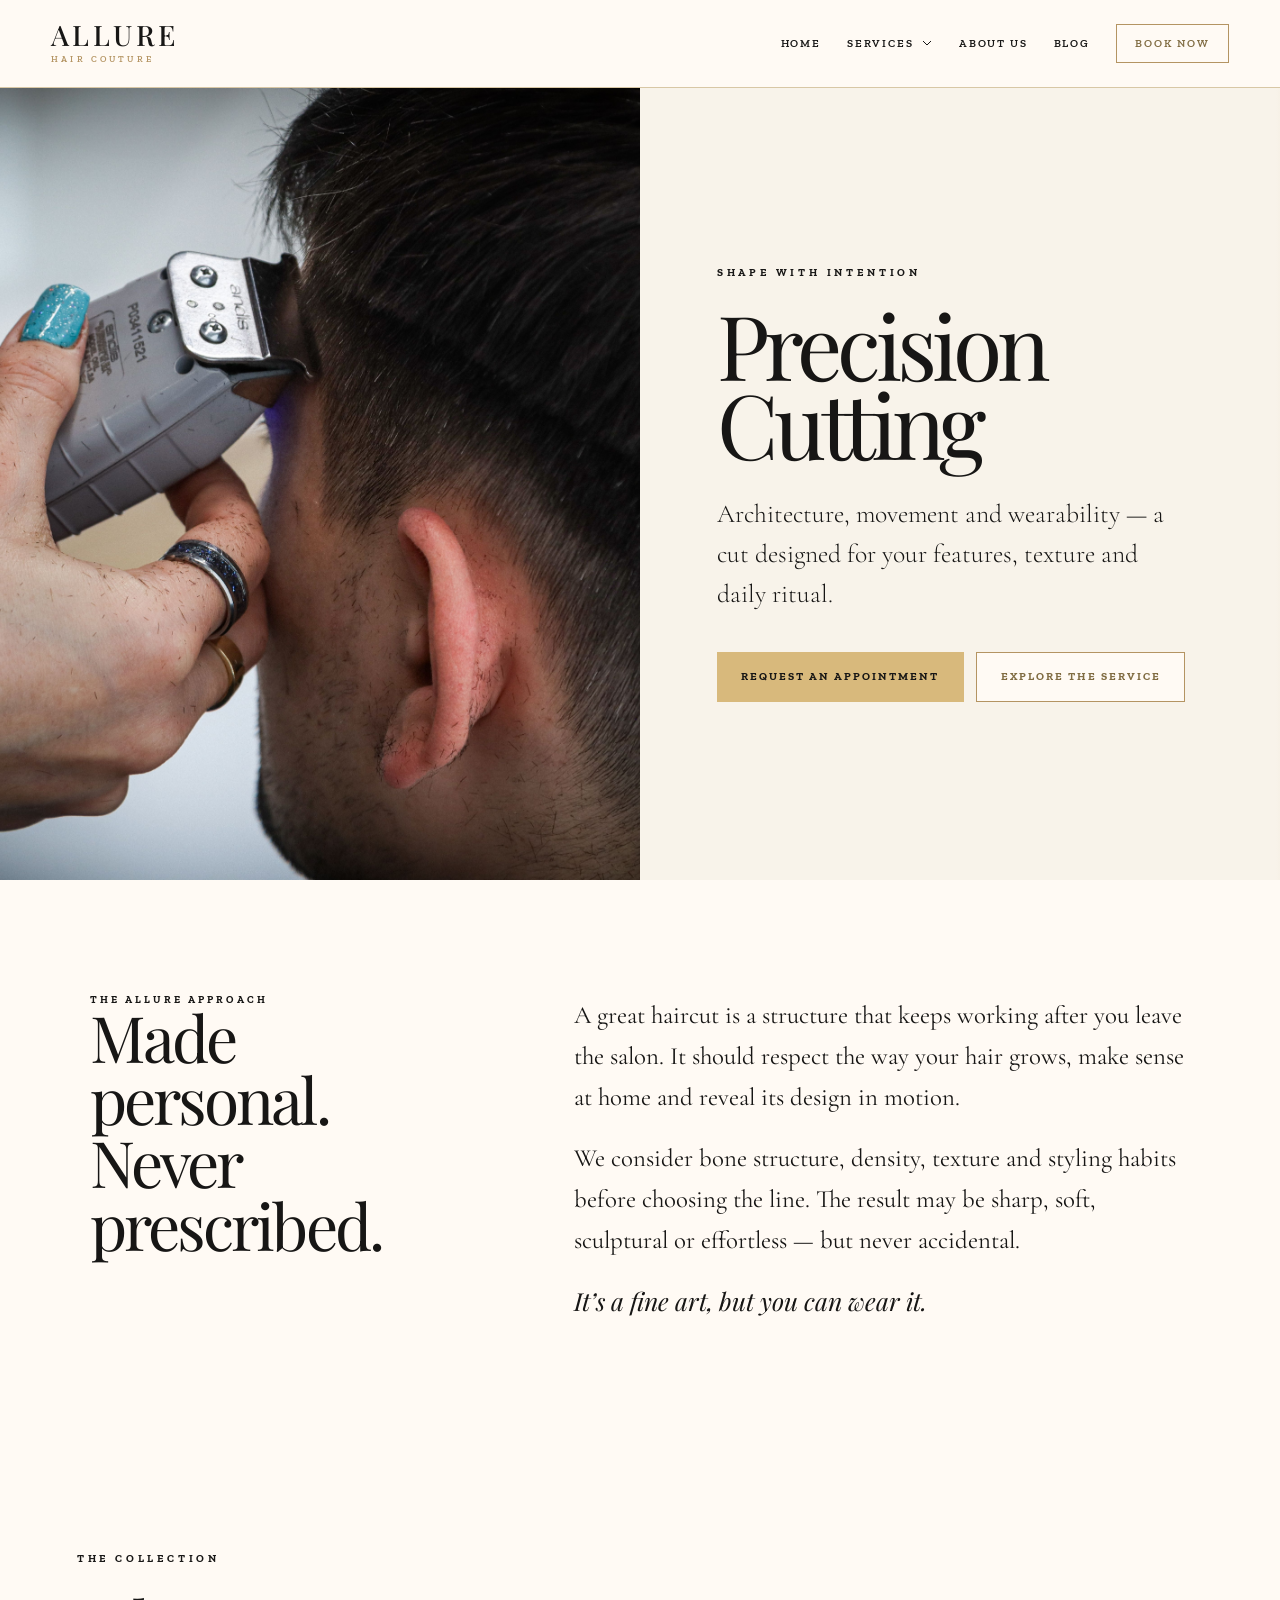
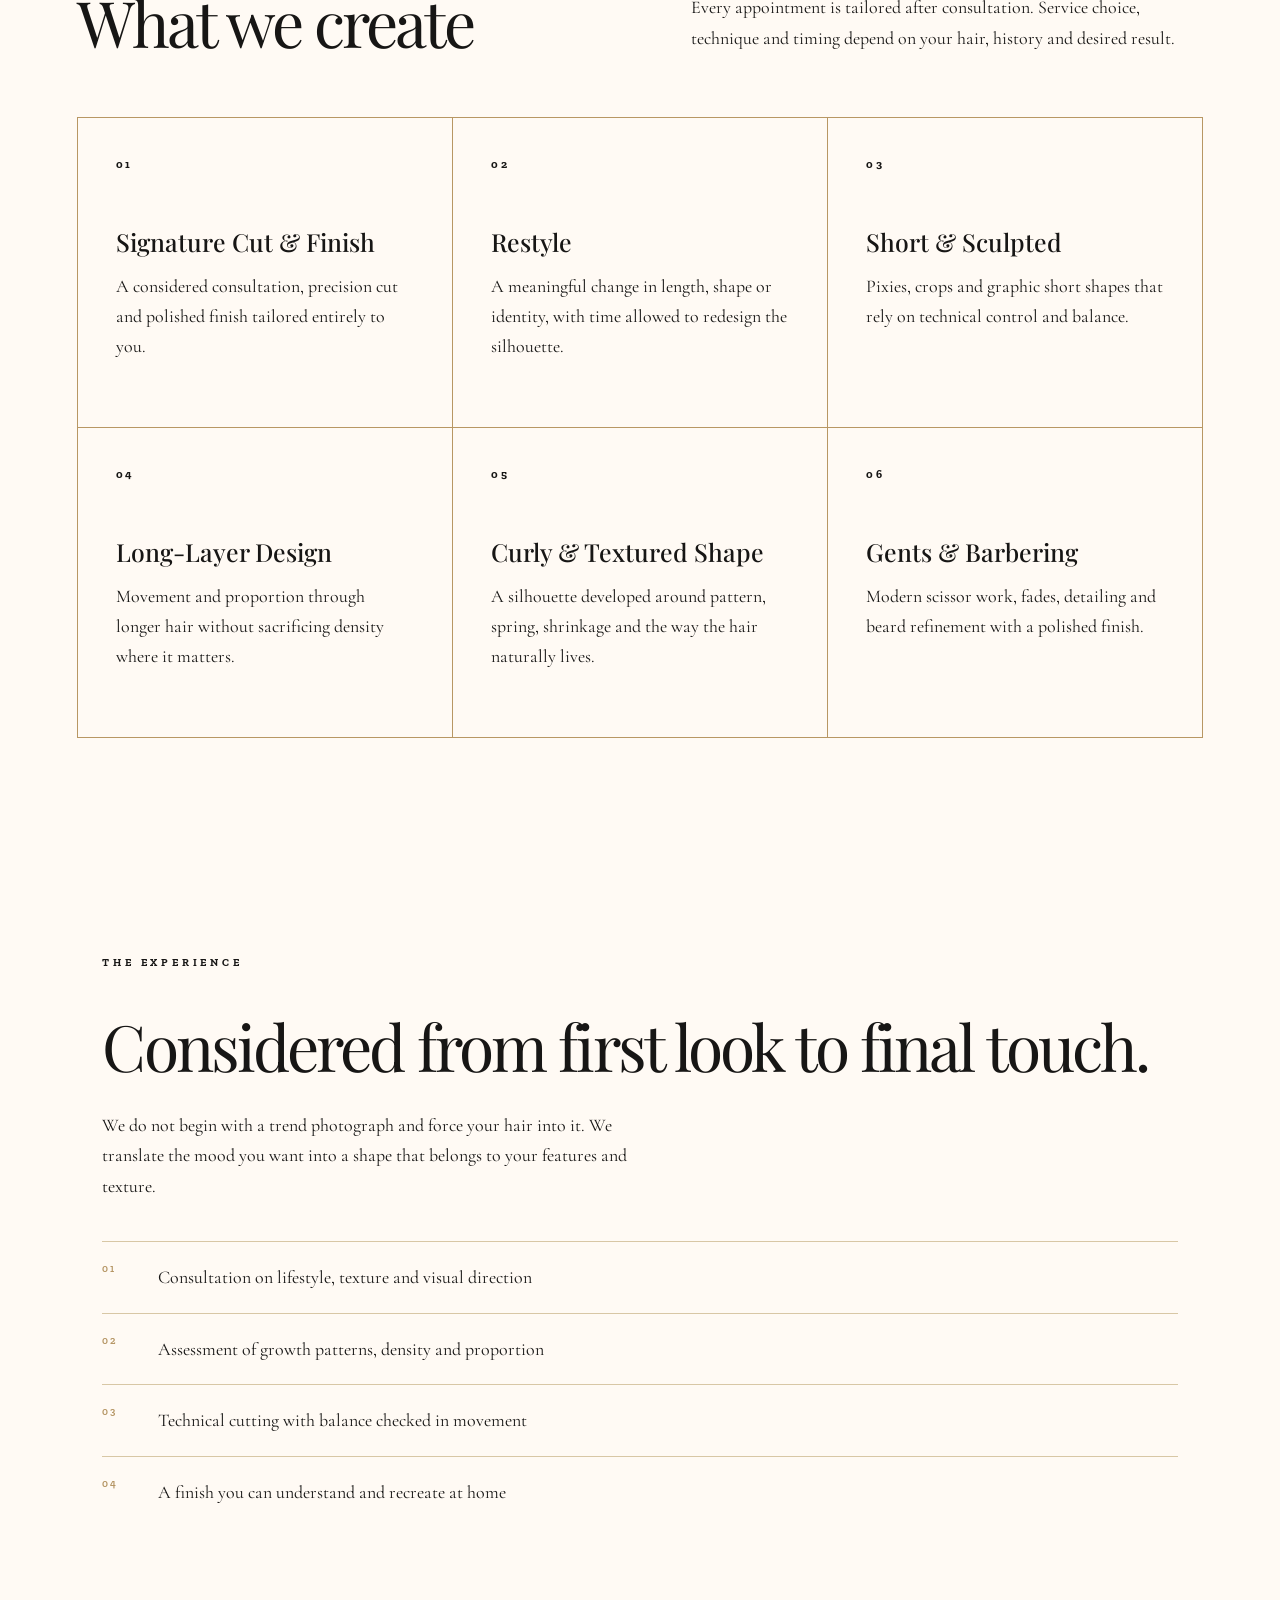
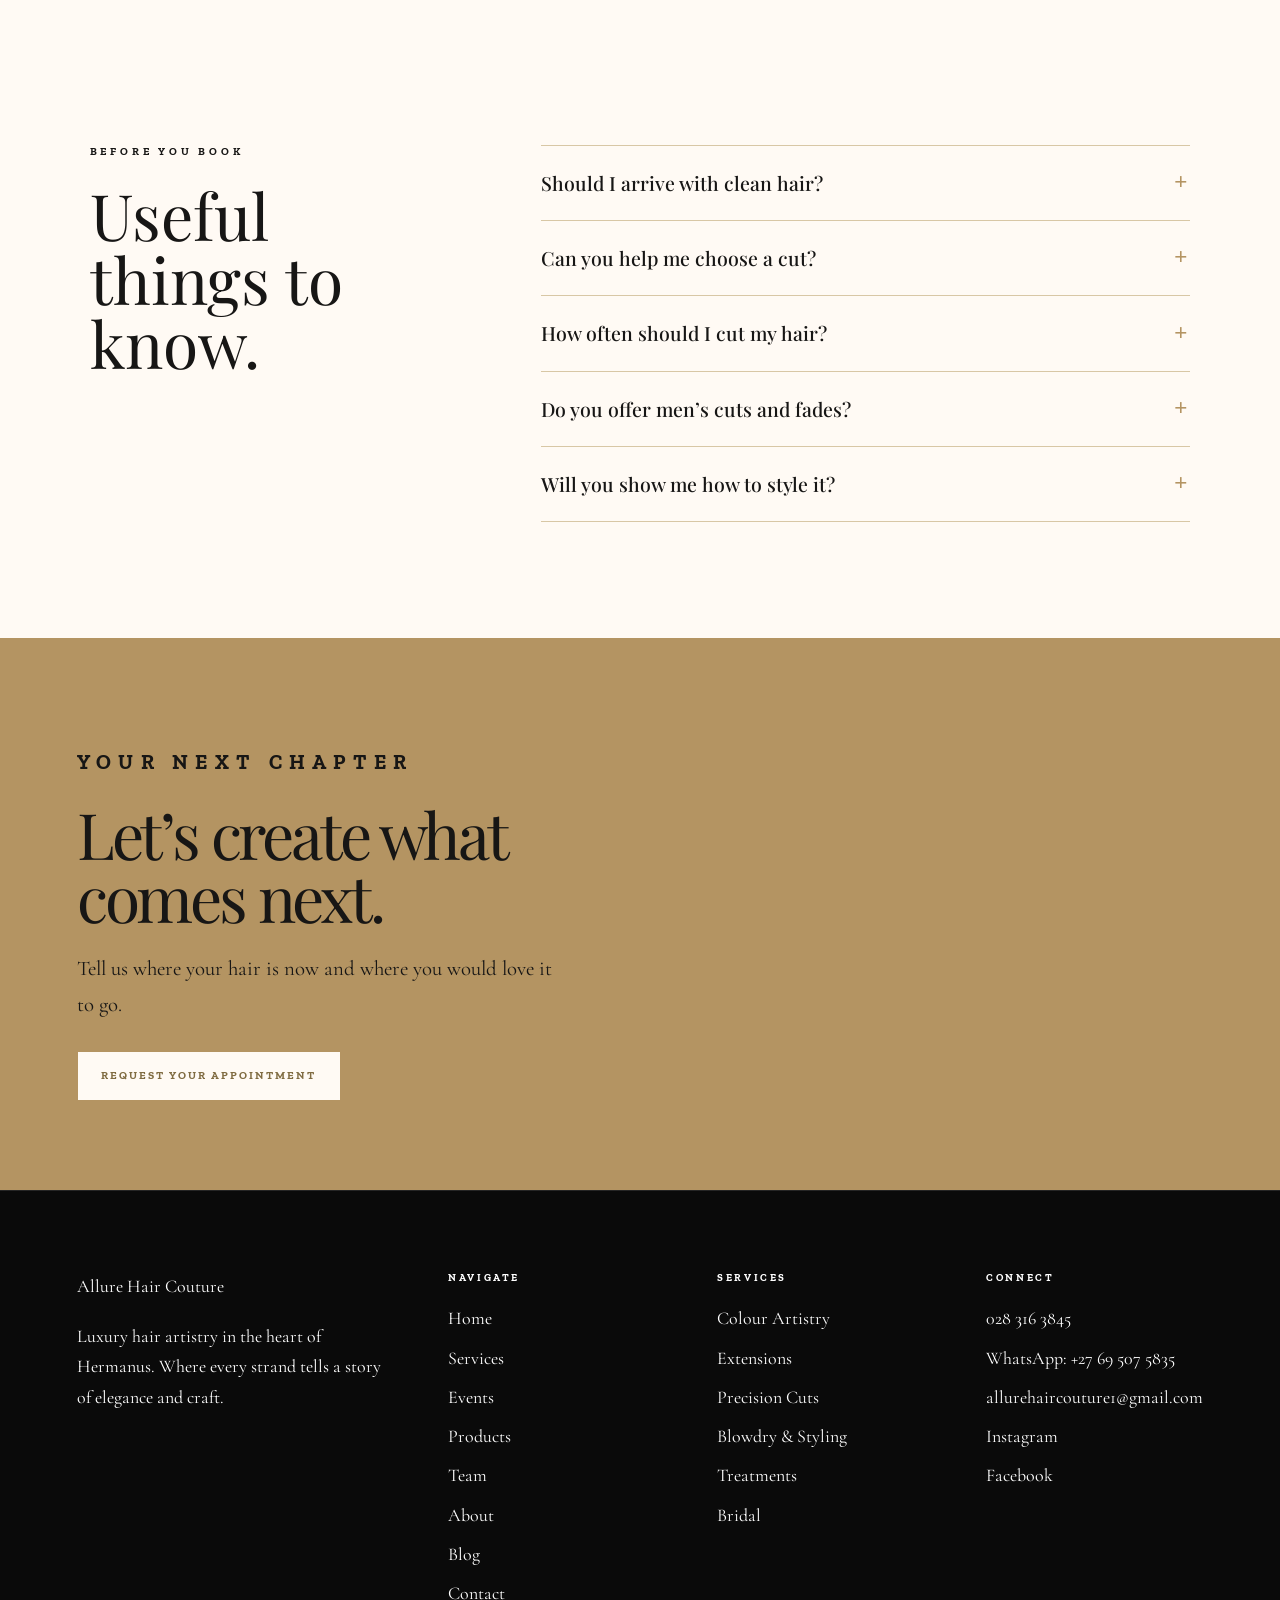
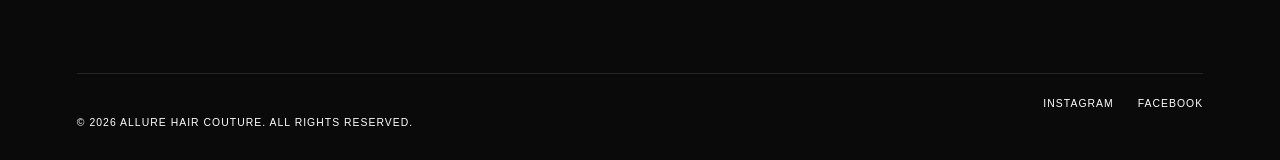
<file: precision-cutting.html>
<!doctype html><html lang="en"><head><meta charset="utf-8"><meta name="viewport" content="width=device-width,initial-scale=1"><title>Precision Cutting | Allure Hair Couture, Hermanus</title><meta name="description" content="Discover Precision Cutting at Allure Hair Couture in Hermanus. Bespoke consultation, expert technique and a beautifully considered finish."><link rel="canonical" href="https://allurecouture.vercel.app/precision-cutting.html"><link rel="stylesheet" href="service-pages.css"><link rel="stylesheet" href="site-navigation.css"><link rel="stylesheet" href="site-loader.css"></head><body class="site-scheme-1"><a class="skip-link" href="#main">Skip to content</a><nav class="site-nav" aria-label="Primary"><a class="site-brand" href="index.html">Allure <span>Hair Couture</span></a><ul class="site-links" id="siteLinks"><li><a href="index.html">Home</a></li><li class="has-services"><button class="services-toggle" type="button" aria-expanded="false" aria-controls="servicesMenu">Services <svg viewBox="0 0 12 12" aria-hidden="true"><path d="m2 4 4 4 4-4"/></svg></button><ul class="services-menu" id="servicesMenu"><li><a href="colour-artistry.html">Colour Artistry</a></li><li><a href="luxury-extensions.html">Luxury Extensions</a></li><li><a href="precision-cutting.html">Precision Cutting</a></li><li><a href="blowdry-styling.html">Blowdry & Styling</a></li><li><a href="treatments.html">Hair & Scalp Treatments</a></li><li><a href="bridal-events.html">Bridal & Events</a></li></ul></li><li><a href="about.html">About Us</a></li><li><a href="blogs.html">Blog</a></li><li><a class="book-link" href="bookings.html">Book Now</a></li></ul><button class="site-menu-toggle" type="button" aria-label="Open menu" aria-expanded="false" aria-controls="siteLinks"><span></span><span></span><span></span></button></nav><main id="main"><section class="service-hero precision-cutting-hero"><div class="service-hero-visual"><img class="service-hero-image" src="Media/Services/Precision%20Cutting.jpg" alt="Precision hair cutting at Allure Hair Couture" fetchpriority="high"></div><div class="hero-copy"><p class="eyebrow">Shape with intention</p><h1>Precision Cutting</h1><p class="hero-lede">Architecture, movement and wearability — a cut designed for your features, texture and daily ritual.</p><div class="hero-actions"><a class="button gold" href="bookings.html?service=Precision%20Cutting">Request an appointment</a><a class="button ghost" href="#details">Explore the service</a></div></div></section><section class="intro" id="details"><div class="intro-grid"><div class="reveal"><p class="section-mark">The Allure approach</p><h2>Made personal.<br>Never prescribed.</h2></div><div class="intro-copy reveal"><p>A great haircut is a structure that keeps working after you leave the salon. It should respect the way your hair grows, make sense at home and reveal its design in motion.</p><p>We consider bone structure, density, texture and styling habits before choosing the line. The result may be sharp, soft, sculptural or effortless — but never accidental.</p><p class="signature">It’s a fine art, but you can wear it.</p></div></div></section><section class="offerings"><div class="section-head reveal"><div><p class="eyebrow">The collection</p><h2 class="section-heading">What we create</h2></div><p>Every appointment is tailored after consultation. Service choice, technique and timing depend on your hair, history and desired result.</p></div><div class="offer-grid"><article class="offer-card reveal"><span class="offer-no">01</span><h3>Signature Cut &amp; Finish</h3><p>A considered consultation, precision cut and polished finish tailored entirely to you.</p></article><article class="offer-card reveal"><span class="offer-no">02</span><h3>Restyle</h3><p>A meaningful change in length, shape or identity, with time allowed to redesign the silhouette.</p></article><article class="offer-card reveal"><span class="offer-no">03</span><h3>Short &amp; Sculpted</h3><p>Pixies, crops and graphic short shapes that rely on technical control and balance.</p></article><article class="offer-card reveal"><span class="offer-no">04</span><h3>Long-Layer Design</h3><p>Movement and proportion through longer hair without sacrificing density where it matters.</p></article><article class="offer-card reveal"><span class="offer-no">05</span><h3>Curly &amp; Textured Shape</h3><p>A silhouette developed around pattern, spring, shrinkage and the way the hair naturally lives.</p></article><article class="offer-card reveal"><span class="offer-no">06</span><h3>Gents &amp; Barbering</h3><p>Modern scissor work, fades, detailing and beard refinement with a polished finish.</p></article></div></section><section class="experience"><div class="experience-copy reveal"><p class="eyebrow">The experience</p><h2>Considered from first look to final touch.</h2><p>We do not begin with a trend photograph and force your hair into it. We translate the mood you want into a shape that belongs to your features and texture.</p><ol class="steps"><li><strong>01</strong><span>Consultation on lifestyle, texture and visual direction</span></li><li><strong>02</strong><span>Assessment of growth patterns, density and proportion</span></li><li><strong>03</strong><span>Technical cutting with balance checked in movement</span></li><li><strong>04</strong><span>A finish you can understand and recreate at home</span></li></ol></div></section><section class="faq"><div class="faq-grid"><div class="reveal"><p class="eyebrow">Before you book</p><h2>Useful things to know.</h2></div><div class="faq-list reveal"><div class="faq-item"><button class="faq-question" aria-expanded="false" aria-controls="faq-3-1" id="faq-button-3-1">Should I arrive with clean hair?</button><div class="faq-answer" id="faq-3-1" role="region" aria-labelledby="faq-button-3-1"><div><p>Unless advised otherwise, arrive as you normally wear it. Seeing the natural movement and your usual styling helps the consultation.</p></div></div></div><div class="faq-item"><button class="faq-question" aria-expanded="false" aria-controls="faq-3-2" id="faq-button-3-2">Can you help me choose a cut?</button><div class="faq-answer" id="faq-3-2" role="region" aria-labelledby="faq-button-3-2"><div><p>Absolutely. Bring references for mood if you have them, but we will adapt the shape to your features, texture and maintenance preference.</p></div></div></div><div class="faq-item"><button class="faq-question" aria-expanded="false" aria-controls="faq-3-3" id="faq-button-3-3">How often should I cut my hair?</button><div class="faq-answer" id="faq-3-3" role="region" aria-labelledby="faq-button-3-3"><div><p>Short and highly structured shapes need more frequent refinement. Longer or softer cuts can usually wait longer; your stylist will suggest a rhythm.</p></div></div></div><div class="faq-item"><button class="faq-question" aria-expanded="false" aria-controls="faq-3-4" id="faq-button-3-4">Do you offer men’s cuts and fades?</button><div class="faq-answer" id="faq-3-4" role="region" aria-labelledby="faq-button-3-4"><div><p>Yes. Precision cutting includes classic and modern men’s work, clipper detailing and beard refinement.</p></div></div></div><div class="faq-item"><button class="faq-question" aria-expanded="false" aria-controls="faq-3-5" id="faq-button-3-5">Will you show me how to style it?</button><div class="faq-answer" id="faq-3-5" role="region" aria-labelledby="faq-button-3-5"><div><p>Yes. The finish should not be a mystery; we will explain product choice, direction and the simplest way to recreate the shape.</p></div></div></div></div></div></section><section class="cta-band"><div class="cta-copy reveal"><p class="eyebrow">Your next chapter</p><h2>Let’s create what comes next.</h2><p>Tell us where your hair is now and where you would love it to go.</p><a class="button" href="bookings.html?service=Precision%20Cutting">Request your appointment</a></div></section></main><footer class="footer"><div class="footer-grid"><div><a class="brand" href="index.html">Allure <span>Hair Couture</span></a><p>Luxury hair artistry in the heart of Hermanus. Every service considered, every detail intentional.</p></div><div><h4>Visit</h4><ul><li>1 Village Lane, Shop 5 Hemel &amp; Aarde Village</li><li><a href="tel:0283163845">028 316 3845</a></li><li><a href="https://wa.me/27695075835">WhatsApp: +27 69 507 5835</a></li><li><a href="mailto:allurehaircouture1@gmail.com">Email the salon</a></li></ul></div><div><h4>Hours</h4><ul><li>Monday–Friday: 8am–5pm</li><li>Saturday: 8am–1pm</li><li>Sunday: Closed</li></ul></div></div><div class="footer-bottom">© 2026 Allure Hair Couture<span>Hermanus · South Africa</span></div></footer><script src="site-navigation.js" defer></script><script src="site-loader.js" defer></script><script src="service-pages.js" defer></script></script></body></html>
</file>
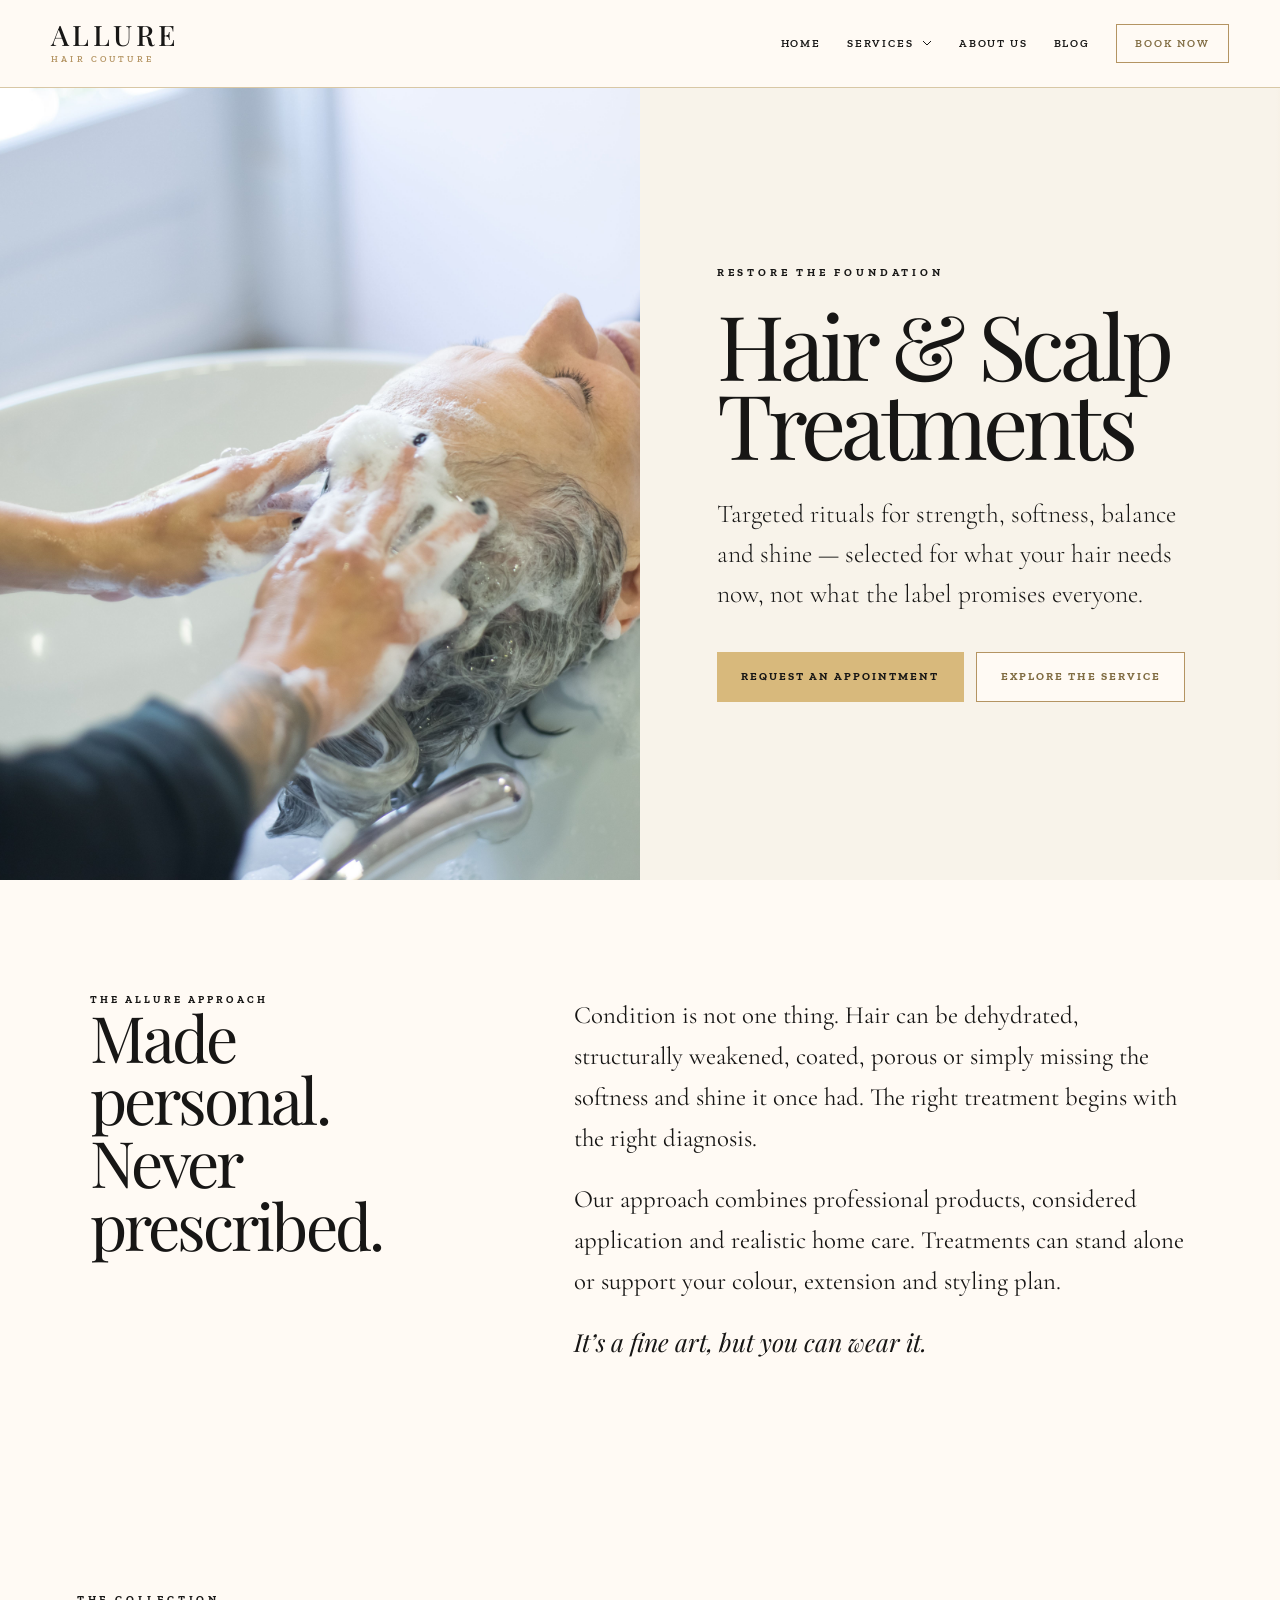
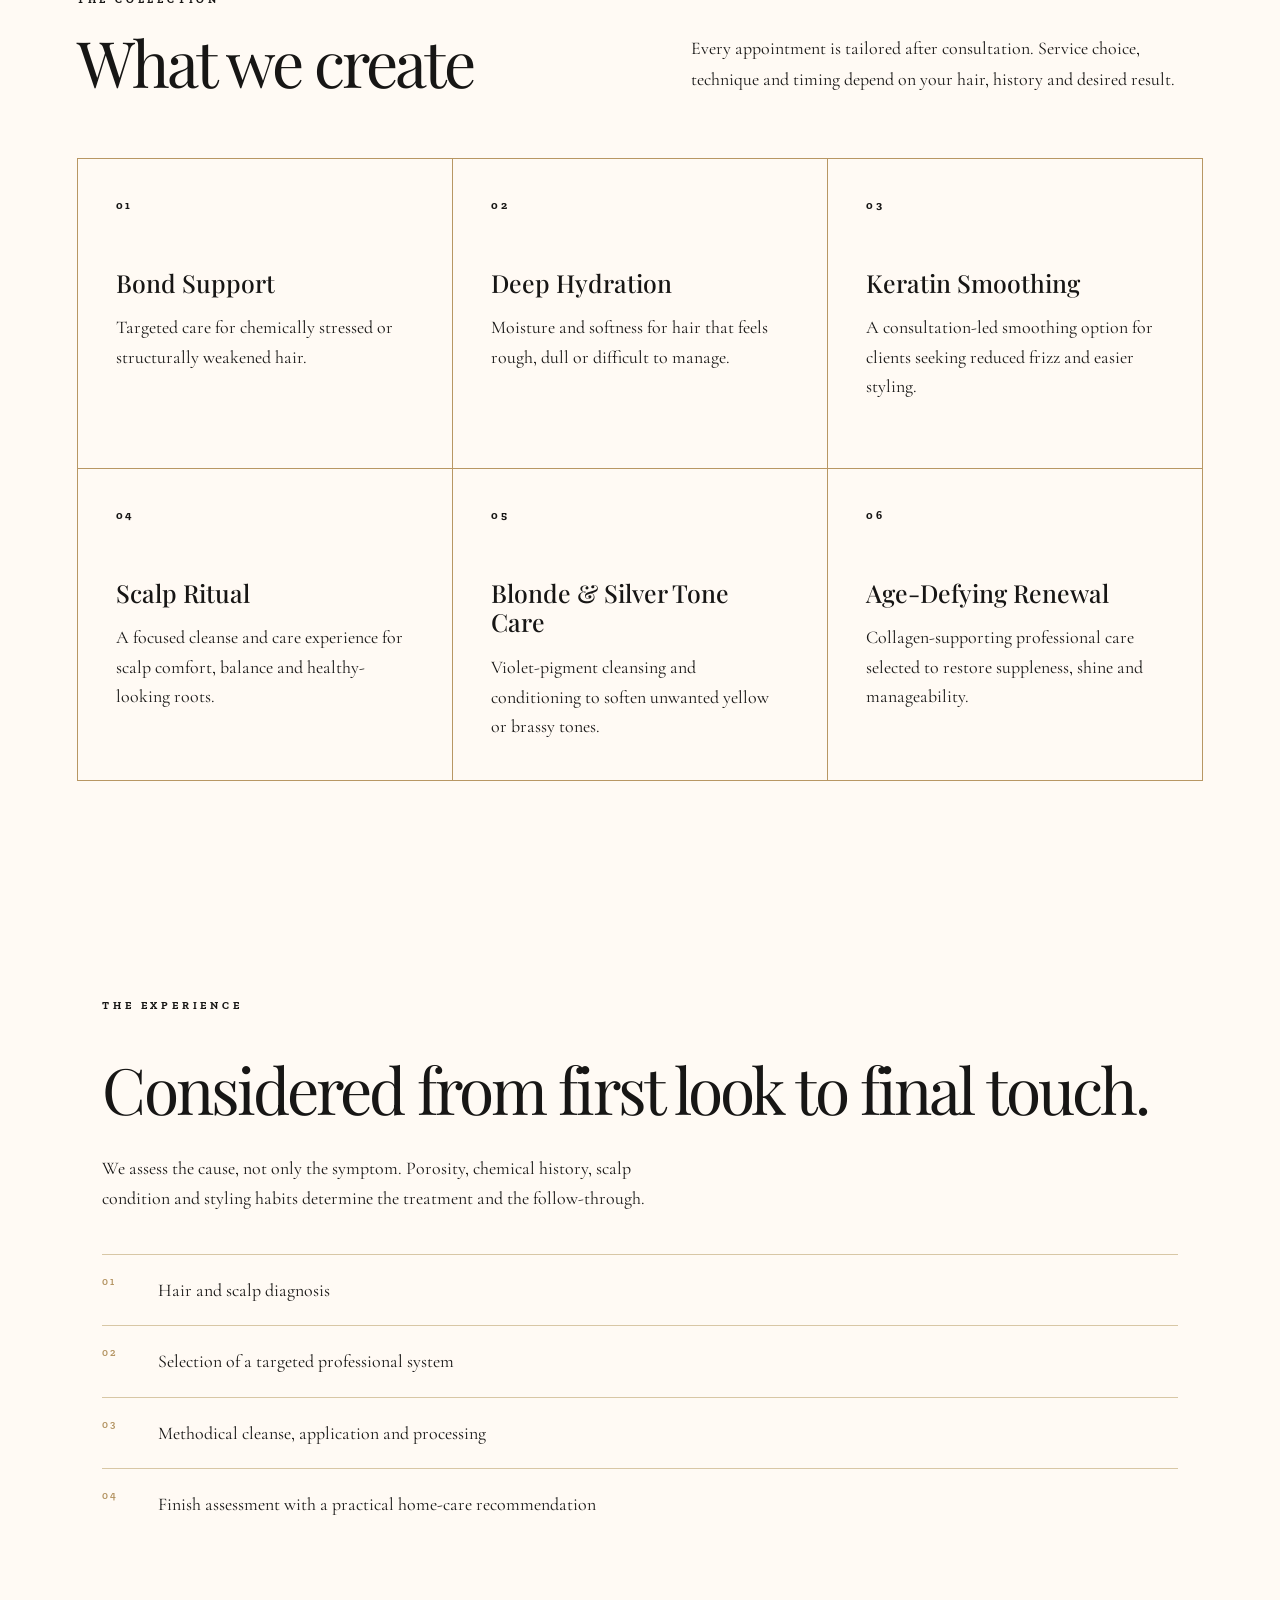
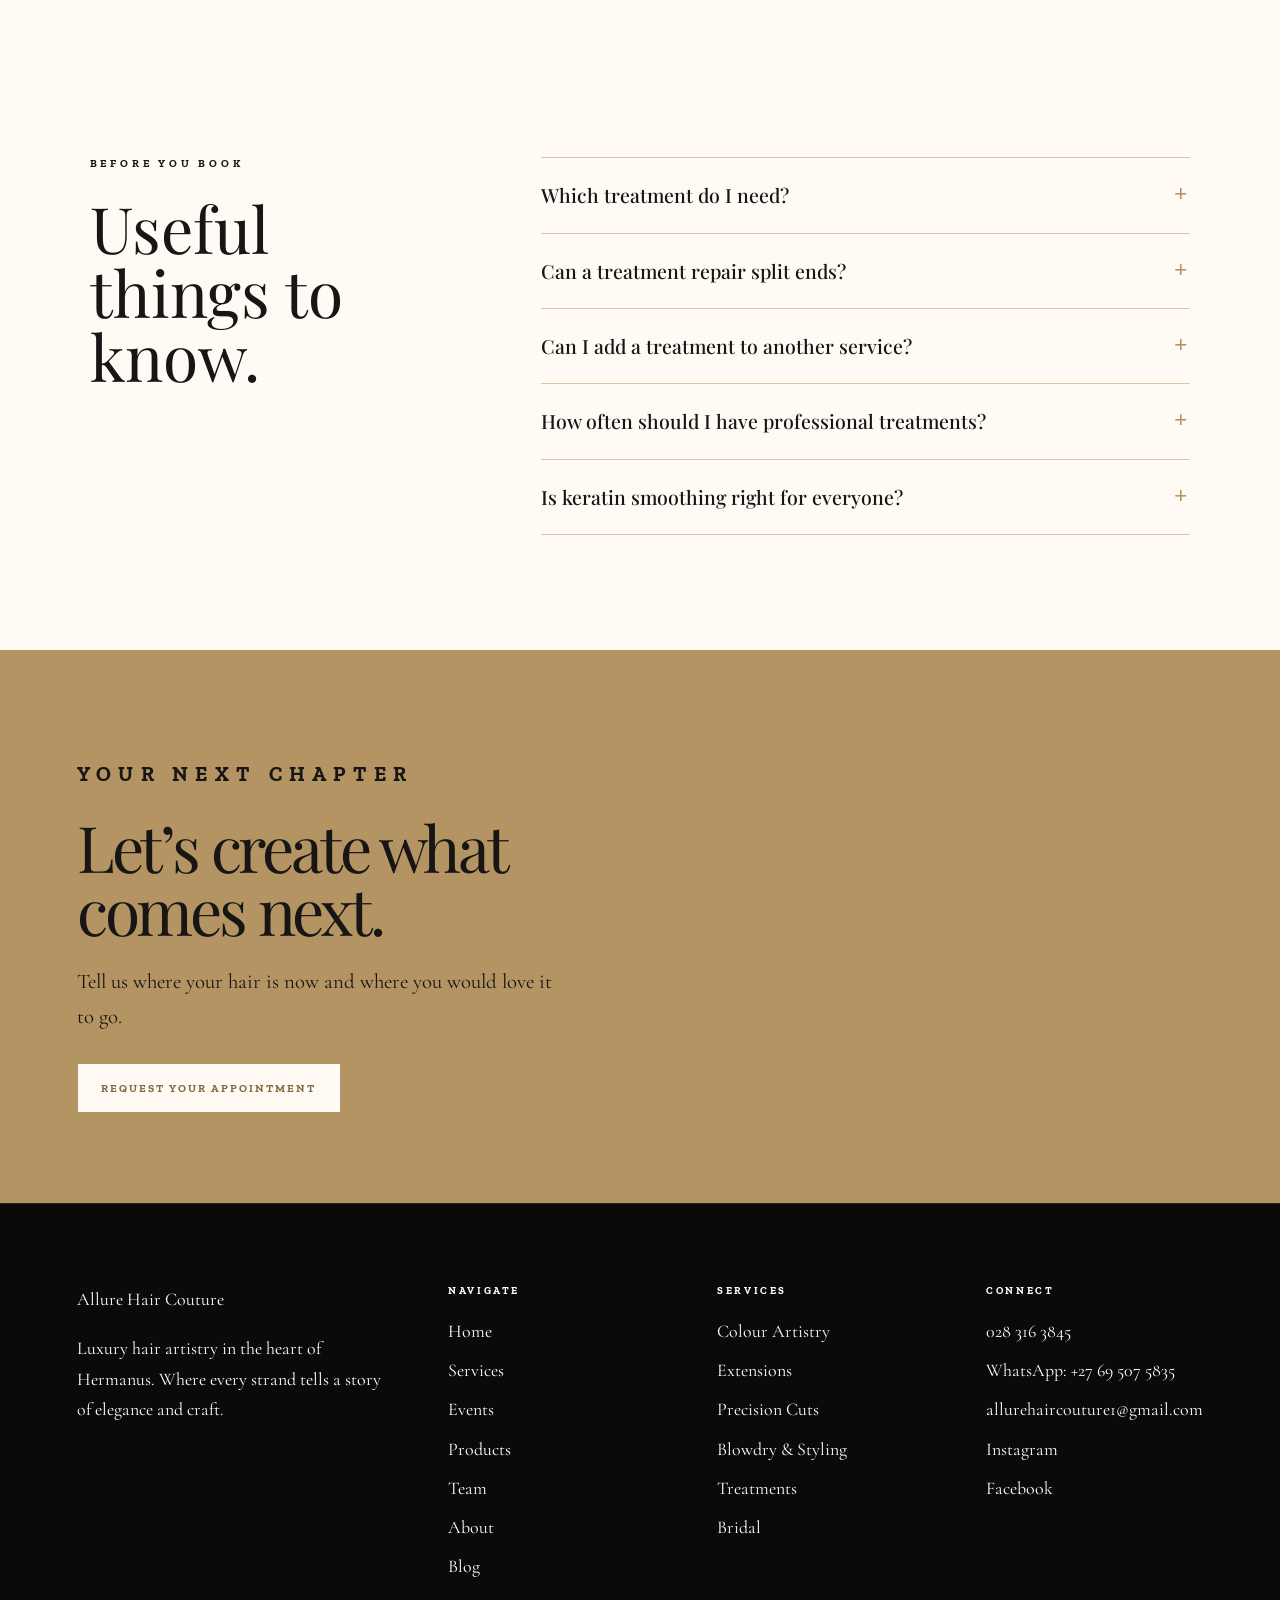
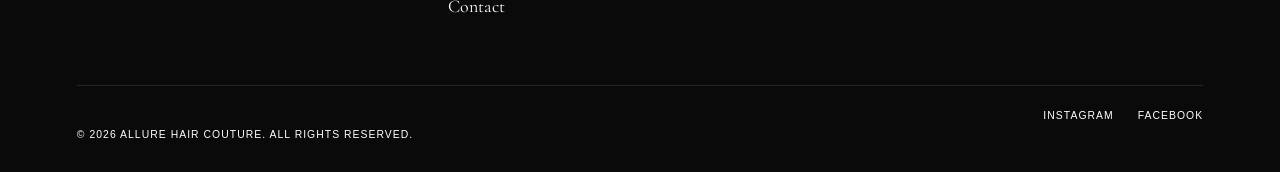
<file: treatments.html>
<!doctype html><html lang="en"><head><meta charset="utf-8"><meta name="viewport" content="width=device-width,initial-scale=1"><title>Hair &amp; Scalp Treatments | Allure Hair Couture, Hermanus</title><meta name="description" content="Discover Hair &amp; Scalp Treatments at Allure Hair Couture in Hermanus. Bespoke consultation, expert technique and a beautifully considered finish."><link rel="canonical" href="https://allurecouture.vercel.app/treatments.html"><link rel="stylesheet" href="service-pages.css"><link rel="stylesheet" href="site-navigation.css"><link rel="stylesheet" href="site-loader.css"></head><body class="site-scheme-1"><a class="skip-link" href="#main">Skip to content</a><nav class="site-nav" aria-label="Primary"><a class="site-brand" href="index.html">Allure <span>Hair Couture</span></a><ul class="site-links" id="siteLinks"><li><a href="index.html">Home</a></li><li class="has-services"><button class="services-toggle" type="button" aria-expanded="false" aria-controls="servicesMenu">Services <svg viewBox="0 0 12 12" aria-hidden="true"><path d="m2 4 4 4 4-4"/></svg></button><ul class="services-menu" id="servicesMenu"><li><a href="colour-artistry.html">Colour Artistry</a></li><li><a href="luxury-extensions.html">Luxury Extensions</a></li><li><a href="precision-cutting.html">Precision Cutting</a></li><li><a href="blowdry-styling.html">Blowdry & Styling</a></li><li><a href="treatments.html">Hair & Scalp Treatments</a></li><li><a href="bridal-events.html">Bridal & Events</a></li></ul></li><li><a href="about.html">About Us</a></li><li><a href="blogs.html">Blog</a></li><li><a class="book-link" href="bookings.html">Book Now</a></li></ul><button class="site-menu-toggle" type="button" aria-label="Open menu" aria-expanded="false" aria-controls="siteLinks"><span></span><span></span><span></span></button></nav><main id="main"><section class="service-hero treatments-hero"><div class="service-hero-visual"><img class="service-hero-image" src="Media/Services/Hair%20%26%20Scalp%20Treatments.png.jpg" alt="Hair and scalp treatment at Allure Hair Couture" fetchpriority="high"></div><div class="hero-copy"><p class="eyebrow">Restore the foundation</p><h1>Hair &amp; Scalp Treatments</h1><p class="hero-lede">Targeted rituals for strength, softness, balance and shine — selected for what your hair needs now, not what the label promises everyone.</p><div class="hero-actions"><a class="button gold" href="bookings.html?service=Hair%20%26%20Scalp%20Treatments">Request an appointment</a><a class="button ghost" href="#details">Explore the service</a></div></div></section><section class="intro" id="details"><div class="intro-grid"><div class="reveal"><p class="section-mark">The Allure approach</p><h2>Made personal.<br>Never prescribed.</h2></div><div class="intro-copy reveal"><p>Condition is not one thing. Hair can be dehydrated, structurally weakened, coated, porous or simply missing the softness and shine it once had. The right treatment begins with the right diagnosis.</p><p>Our approach combines professional products, considered application and realistic home care. Treatments can stand alone or support your colour, extension and styling plan.</p><p class="signature">It’s a fine art, but you can wear it.</p></div></div></section><section class="offerings"><div class="section-head reveal"><div><p class="eyebrow">The collection</p><h2 class="section-heading">What we create</h2></div><p>Every appointment is tailored after consultation. Service choice, technique and timing depend on your hair, history and desired result.</p></div><div class="offer-grid"><article class="offer-card reveal"><span class="offer-no">01</span><h3>Bond Support</h3><p>Targeted care for chemically stressed or structurally weakened hair.</p></article><article class="offer-card reveal"><span class="offer-no">02</span><h3>Deep Hydration</h3><p>Moisture and softness for hair that feels rough, dull or difficult to manage.</p></article><article class="offer-card reveal"><span class="offer-no">03</span><h3>Keratin Smoothing</h3><p>A consultation-led smoothing option for clients seeking reduced frizz and easier styling.</p></article><article class="offer-card reveal"><span class="offer-no">04</span><h3>Scalp Ritual</h3><p>A focused cleanse and care experience for scalp comfort, balance and healthy-looking roots.</p></article><article class="offer-card reveal"><span class="offer-no">05</span><h3>Blonde &amp; Silver Tone Care</h3><p>Violet-pigment cleansing and conditioning to soften unwanted yellow or brassy tones.</p></article><article class="offer-card reveal"><span class="offer-no">06</span><h3>Age-Defying Renewal</h3><p>Collagen-supporting professional care selected to restore suppleness, shine and manageability.</p></article></div></section><section class="experience"><div class="experience-copy reveal"><p class="eyebrow">The experience</p><h2>Considered from first look to final touch.</h2><p>We assess the cause, not only the symptom. Porosity, chemical history, scalp condition and styling habits determine the treatment and the follow-through.</p><ol class="steps"><li><strong>01</strong><span>Hair and scalp diagnosis</span></li><li><strong>02</strong><span>Selection of a targeted professional system</span></li><li><strong>03</strong><span>Methodical cleanse, application and processing</span></li><li><strong>04</strong><span>Finish assessment with a practical home-care recommendation</span></li></ol></div></section><section class="faq"><div class="faq-grid"><div class="reveal"><p class="eyebrow">Before you book</p><h2>Useful things to know.</h2></div><div class="faq-list reveal"><div class="faq-item"><button class="faq-question" aria-expanded="false" aria-controls="faq-5-1" id="faq-button-5-1">Which treatment do I need?</button><div class="faq-answer" id="faq-5-1" role="region" aria-labelledby="faq-button-5-1"><div><p>We will assess your hair and scalp before recommending one. Dryness, damage and buildup can feel similar but need different solutions.</p></div></div></div><div class="faq-item"><button class="faq-question" aria-expanded="false" aria-controls="faq-5-2" id="faq-button-5-2">Can a treatment repair split ends?</button><div class="faq-answer" id="faq-5-2" role="region" aria-labelledby="faq-button-5-2"><div><p>Treatments can improve feel, strength and appearance, but physically split ends require a cut.</p></div></div></div><div class="faq-item"><button class="faq-question" aria-expanded="false" aria-controls="faq-5-3" id="faq-button-5-3">Can I add a treatment to another service?</button><div class="faq-answer" id="faq-5-3" role="region" aria-labelledby="faq-button-5-3"><div><p>Often, yes. Many treatment rituals work beautifully alongside colour, cutting or a blowdry; ask when booking so time is allowed.</p></div></div></div><div class="faq-item"><button class="faq-question" aria-expanded="false" aria-controls="faq-5-4" id="faq-button-5-4">How often should I have professional treatments?</button><div class="faq-answer" id="faq-5-4" role="region" aria-labelledby="faq-button-5-4"><div><p>Frequency depends on condition, chemical services and home care. Your stylist will recommend a useful rhythm rather than a generic schedule.</p></div></div></div><div class="faq-item"><button class="faq-question" aria-expanded="false" aria-controls="faq-5-5" id="faq-button-5-5">Is keratin smoothing right for everyone?</button><div class="faq-answer" id="faq-5-5" role="region" aria-labelledby="faq-button-5-5"><div><p>No. Suitability depends on condition, desired result and previous services, so a consultation is important.</p></div></div></div></div></div></section><section class="cta-band"><div class="cta-copy reveal"><p class="eyebrow">Your next chapter</p><h2>Let’s create what comes next.</h2><p>Tell us where your hair is now and where you would love it to go.</p><a class="button" href="bookings.html?service=Hair%20%26%20Scalp%20Treatments">Request your appointment</a></div></section></main><footer class="footer"><div class="footer-grid"><div><a class="brand" href="index.html">Allure <span>Hair Couture</span></a><p>Luxury hair artistry in the heart of Hermanus. Every service considered, every detail intentional.</p></div><div><h4>Visit</h4><ul><li>1 Village Lane, Shop 5 Hemel &amp; Aarde Village</li><li><a href="tel:0283163845">028 316 3845</a></li><li><a href="https://wa.me/27695075835">WhatsApp: +27 69 507 5835</a></li><li><a href="mailto:allurehaircouture1@gmail.com">Email the salon</a></li></ul></div><div><h4>Hours</h4><ul><li>Monday–Friday: 8am–5pm</li><li>Saturday: 8am–1pm</li><li>Sunday: Closed</li></ul></div></div><div class="footer-bottom">© 2026 Allure Hair Couture<span>Hermanus · South Africa</span></div></footer><script src="site-navigation.js" defer></script><script src="site-loader.js" defer></script><script src="service-pages.js" defer></script></script></body></html>
</file>
<file: site-navigation.css>
.footer-standard .footer-grid {
    grid-template-columns: 1.5fr 1fr 1fr 1fr
}

.footer-standard .footer-brand p {
    color: var(--text-soft);
    max-width: 25rem;
    margin-top: 1.2rem
}

.footer-standard .footer-col h4 {
    font: 700 .65rem var(--slab);
    letter-spacing: .25em;
    text-transform: uppercase;
    color: var(--gold);
    margin-bottom: 1.2rem
}

.footer-standard .footer-col ul {
    list-style: none
}

.footer-standard .footer-col li+li {
    margin-top: .55rem
}

.footer-standard .footer-col a {
    color: var(--text-soft);
    transition: .2s
}

.footer-standard .footer-col a:hover {
    color: var(--text)
}

.footer-standard .footer-bottom {
    max-width: 1280px;
    margin: 4rem auto 0;
    padding-top: 1.5rem;
    border-top: 1px solid #252525;
    display: flex;
    justify-content: space-between;
    color: #383532;
    font: 500 .65rem var(--ui);
    letter-spacing: .1em;
    text-transform: uppercase
}

.footer-standard .footer-social {
    display: flex;
    gap: 1.5rem
}

.footer-standard .footer-social a {
    color: #383532
}

@media(max-width:760px) {
    .footer-standard .footer-grid {
        grid-template-columns: 1fr
    }

    .footer-standard .footer-bottom {
        flex-direction: column;
        gap: 1rem;
        text-align: center
    }
}

@import 'site-schemes.css';

.style-switcher {
    display: flex;
    align-items: center;
    gap: .35rem;
    padding: .2rem .45rem;
    border-radius: 99px;
    border: 1px solid var(--line, #b89763);
    background: var(--paper, #fffaf4);
    box-shadow: 0 0 0 1px rgba(120, 93, 49, .05)
}

.style-switcher-label {
    font: 600 .62rem/1 'Zilla Slab', Georgia, serif;
    letter-spacing: .18em;
    text-transform: uppercase;
    color: var(--text, #211d16)
}

.style-switcher-option {
    display: inline-flex;
    align-items: center;
    justify-content: center;
    width: 24px;
    height: 24px;
    padding: 0;
    border-radius: 50%;
    border: 1px solid var(--line, #b89763);
    background: var(--paper, #fffaf4);
    cursor: pointer;
    transition: transform .2s ease, border-color .2s ease, background .2s ease
}

.style-switcher-option span {
    display: block;
    width: 12px;
    height: 12px;
    border-radius: 50%;
    border: 1px solid var(--accent-deep, #806c42)
}

.style-switcher-option[data-scheme='site-scheme-1'] span {
    background: #fffaf4
}

.style-switcher-option[data-scheme='site-scheme-2'] span {
    background: #faf5e9
}

.style-switcher-option[data-scheme='site-scheme-3'] span {
    background: #f8efe4
}

.style-switcher-option.active {
    border-color: var(--accent, #b49462);
    background: var(--accent-light, #d8b97c)
}

.style-switcher-option.active span {
    border-color: var(--text, #211d16)
}

.site-nav .site-links .style-switcher-item {
    display: flex;
    align-items: center
}

.site-nav {
    height: 88px;
    position: fixed;
    inset: 0 0 auto;
    z-index: 200;
    display: flex;
    align-items: center;
    justify-content: space-between;
    padding: 0 clamp(1.25rem, 4vw, 4rem);
    border-bottom: 1px solid var(--line-soft, #d8c7a5);
    background: var(--paper, #fffaf4);
    transition: height .3s, background .3s
}

.site-nav.scrolled {
    height: 70px;
    background: var(--paper, #fffaf4)
}

.site-nav .site-brand {
    color: var(--text, #211d16);
    font: 500 clamp(1.45rem, 2.2vw, 2rem)/.9 'Playfair Display', Georgia, serif;
    letter-spacing: .13em;
    text-transform: uppercase;
    text-decoration: none
}

.site-nav .site-brand span {
    display: block;
    color: var(--accent, #b49462);
    font: 600 .56rem/1.2 'Zilla Slab', Georgia, serif;
    letter-spacing: .35em;
    margin-top: .45rem
}

.site-nav .site-links {
    display: flex;
    align-items: center;
    gap: clamp(1rem, 2vw, 2.2rem);
    list-style: none;
    margin: 0;
    padding: 0
}

.site-nav .site-links>li {
    position: relative
}

.site-nav .site-links>li>a,
.site-nav .services-toggle {
    display: flex;
    align-items: center;
    gap: .45rem;
    color: var(--text, #211d16);
    border: 0;
    background: none;
    padding: .8rem 0;
    font: 600 .7rem/1 'Zilla Slab', Georgia, serif;
    letter-spacing: .17em;
    text-transform: uppercase;
    text-decoration: none;
    cursor: pointer
}

.site-nav .site-links>li>a:hover,
.site-nav .site-links>li>a:focus-visible,
.site-nav .services-toggle:hover,
.site-nav .services-toggle:focus-visible,
.site-nav [aria-current=page] {
    color: var(--accent, #b49462)
}

.site-nav .services-toggle svg {
    width: 12px;
    height: 12px;
    stroke: currentColor;
    fill: none;
    transition: transform .25s
}

.site-nav .services-toggle[aria-expanded=true] svg {
    transform: rotate(180deg)
}

.site-nav .services-menu {
    position: absolute;
    top: calc(100% + .8rem);
    left: 50%;
    width: 290px;
    margin: 0;
    padding: .7rem;
    background: var(--paper, #fffaf4);
    border: 1px solid var(--line, #b89763);
    box-shadow: 0 22px 60px var(--shadow, rgba(120, 93, 49, .16));
    list-style: none;
    opacity: 0;
    visibility: hidden;
    transform: translate(-50%, -8px);
    transition: opacity .22s, transform .22s, visibility .22s
}

.site-nav .services-menu.open {
    opacity: 1 !important;
    visibility: visible !important;
    transform: translate(-50%, 0) !important
}

.site-nav .services-menu a {
    display: block;
    padding: .82rem .9rem;
    color: var(--text, #211d16);
    border-bottom: 1px solid var(--line-soft, #d8c7a5);
    font: 500 .88rem/1.25 'Zilla Slab', Georgia, serif;
    letter-spacing: .04em;
    text-decoration: none
}

.site-nav .services-menu li:last-child a {
    border-bottom: 0
}

.site-nav .services-menu a:hover,
.site-nav .services-menu a:focus-visible {
    color: var(--accent-deep, #806c42);
    background: var(--paper-soft, #f8f3ea)
}

.site-nav .book-link {
    border: 1px solid var(--accent, #b49462) !important;
    color: var(--accent-deep, #806c42) !important;
    padding: .82rem 1.15rem !important
}

.site-nav .site-menu-toggle {
    display: none;
    width: 44px;
    height: 44px;
    padding: 0;
    border: 0;
    background: none;
    cursor: pointer
}

.site-nav .site-menu-toggle span {
    display: block;
    width: 24px;
    height: 1px;
    margin: 6px auto;
    background: var(--text, #211d16);
    transition: .3s
}

.site-nav .site-menu-toggle.open span:first-child {
    transform: translateY(7px) rotate(45deg)
}

.site-nav .site-menu-toggle.open span:nth-child(2) {
    opacity: 0
}

.site-nav .site-menu-toggle.open span:last-child {
    transform: translateY(-7px) rotate(-45deg)
}

@media(min-width:761px) {

    .site-nav .has-services:hover .services-menu,
    .site-nav .has-services:focus-within .services-menu {
        opacity: 1;
        visibility: visible;
        transform: translate(-50%, 0)
    }
}

@media(max-width:760px) {
    html {
        font-size: 15px
    }

    body {
        overflow-x: hidden
    }

    img,
    svg,
    video {
        max-width: 100%;
        height: auto
    }

    a,
    button {
        -webkit-tap-highlight-color: transparent
    }

    .site-nav {
        height: 76px;
        background: var(--paper, #fffaf4);
        backdrop-filter: none;
        -webkit-backdrop-filter: none
    }

    .site-nav.scrolled {
        height: 64px
    }

    .site-nav .site-menu-toggle {
        display: block;
        position: relative;
        z-index: 2
    }

    .site-nav .site-links {
        position: fixed;
        inset: 0;
        display: flex !important;
        flex-direction: column;
        justify-content: center;
        align-items: stretch;
        gap: .4rem;
        padding: 5rem 2rem 2rem;
        background: var(--paper, #fffaf4);
        transform: translateX(100%);
        transition: transform .42s cubic-bezier(.22, 1, .36, 1);
        overflow: auto
    }

    .site-nav .site-links.open {
        transform: none
    }

    .site-nav .site-links>li {
        width: min(100%, 420px);
        margin: 0 auto
    }

    .site-nav .site-links>li>a,
    .site-nav .services-toggle {
        width: 100%;
        min-height: 52px;
        justify-content: space-between;
        padding: 1rem 0;
        border-bottom: 1px solid #292722;
        font-size: .82rem
    }

    .site-nav .book-link {
        justify-content: center !important;
        margin-top: 1rem
    }

    .site-nav .services-menu {
        position: static;
        width: 100%;
        padding: 0 0 0 1rem;
        border: 0;
        box-shadow: none;
        max-height: 0;
        overflow: hidden;
        opacity: 1;
        visibility: visible;
        transform: none;
        background: transparent;
        transition: max-height .35s
    }

    .site-nav .services-menu.open {
        max-height: 420px;
        transform: none !important
    }

    .site-nav .services-menu a {
        padding: .72rem 0
    }

    .site-nav .services-toggle[aria-expanded=true] svg {
        transform: rotate(180deg)
    }
}

.site-nav,
.site-nav.scrolled {
    background: var(--paper, #fffaf4);
    border-bottom-color: var(--line-soft, #d8c7a5)
}

footer.footer-standard {
    padding: 5rem clamp(1.5rem, 6vw, 7rem) 2rem !important;
    background: #0a0a0a !important;
    border-top: 1px solid #252525 !important;
    color: #fff !important
}

footer.footer-standard .footer-grid {
    max-width: 1280px;
    margin: auto;
    display: grid;
    grid-template-columns: 1.5fr 1fr 1fr 1fr;
    gap: 4rem
}

footer.footer-standard :is(p, li, h4, a, span) {
    color: #fff !important
}

footer.footer-standard .footer-brand p {
    max-width: 25rem;
    margin-top: 1.2rem
}

footer.footer-standard .footer-col h4 {
    font: 700 .65rem var(--slab, 'Zilla Slab', Georgia, serif);
    letter-spacing: .25em;
    text-transform: uppercase;
    margin-bottom: 1.2rem
}

footer.footer-standard .footer-col ul {
    list-style: none
}

footer.footer-standard .footer-col li+li {
    margin-top: .55rem
}

footer.footer-standard .footer-col a,
footer.footer-standard .footer-social a {
    transition: opacity .2s
}

footer.footer-standard .footer-col a:hover,
footer.footer-standard .footer-social a:hover {
    opacity: .7
}

footer.footer-standard .footer-bottom {
    max-width: 1280px;
    margin: 4rem auto 0;
    padding-top: 1.5rem;
    border-top: 1px solid #252525;
    display: flex;
    justify-content: space-between;
    color: #fff !important;
    font: 500 .65rem var(--ui, Arial, sans-serif);
    letter-spacing: .1em;
    text-transform: uppercase
}

footer.footer-standard .footer-social {
    display: flex;
    gap: 1.5rem
}

@media(max-width:760px) {
    footer.footer-standard .footer-grid {
        grid-template-columns: 1fr
    }

    footer.footer-standard .footer-bottom {
        flex-direction: column;
        gap: 1rem;
        text-align: center
    }
}

.site-nav .site-brand,
.site-nav .site-links>li>a,
.site-nav .services-toggle {
    color: var(--text, #211d16)
}

.site-nav .site-brand span,
.site-nav .site-links>li>a:hover,
.site-nav .site-links>li>a:focus-visible,
.site-nav .services-toggle:hover,
.site-nav .services-toggle:focus-visible,
.site-nav [aria-current=page] {
    color: var(--accent, #b49462)
}

.site-nav .services-menu {
    background: var(--paper-soft, #f8f3ea);
    border-color: var(--line, #b89763)
}

.site-nav .services-menu a {
    color: var(--text, #211d16)
}

.site-nav .services-menu a:hover,
.site-nav .services-menu a:focus-visible {
    color: var(--accent-deep, #806c42);
    background: var(--paper-deep, #e8d8bb)
}

.site-nav .site-links {
    background: var(--paper, #fffaf4)
}

.site-nav .site-links>li>a,
.site-nav .services-toggle {
    border-bottom-color: var(--line-soft, #d8c7a5)
}

.site-nav .book-link {
    border-color: var(--accent, #b49462) !important;
    color: var(--accent-deep, #806c42) !important
}

.site-nav .site-menu-toggle span {
    background: var(--text, #211d16)
}

@media(prefers-reduced-motion:reduce) {
    .site-nav * {
        transition-duration: .01ms !important
    }
}
</file>
<file: site-loader.css>
.site-loader {
    position: fixed;
    inset: 0;
    z-index: 9999;
    display: grid;
    place-items: center;
    background: #fffdf8;
    opacity: 1;
    visibility: visible;
    transition: opacity .65s ease, visibility .65s ease
}

.site-loader.is-complete {
    opacity: 0;
    visibility: hidden;
    pointer-events: none
}

.loader-mark {
    position: relative;
    display: grid;
    place-items: center;
    width: 150px;
    height: 150px
}

.loader-ring {
    position: absolute;
    inset: 0;
    border: 1px solid rgba(181, 151, 109, .22);
    border-top-color: #b49462;
    border-radius: 50%;
    animation: loader-turn 1.5s cubic-bezier(.55, .15, .45, .85) infinite
}

.loader-ring:after {
    content: '';
    position: absolute;
    inset: 10px;
    border: 1px solid rgba(87, 66, 30, .10);
    border-bottom-color: rgba(181, 151, 109, .65);
    border-radius: 50%;
    animation: loader-turn 2.2s linear infinite reverse
}

.loader-letter {
    color: #221d14;
    font: italic 400 4.5rem/1 'Playfair Display', Georgia, serif;
    transform: translateX(-.05em);
    text-shadow: 0 0 26px rgba(181, 151, 109, .16)
}

.loader-name {
    position: absolute;
    top: calc(100% + 1rem);
    left: 50%;
    transform: translateX(-50%);
    white-space: nowrap;
    color: #b49462;
    font: 600 .62rem/1 'Zilla Slab', Georgia, serif;
    letter-spacing: .42em;
    text-transform: uppercase
}

.loader-line {
    position: absolute;
    top: calc(100% + 2.7rem);
    left: 50%;
    width: 120px;
    height: 1px;
    overflow: hidden;
    transform: translateX(-50%);
    background: rgba(181, 151, 109, .16)
}

.loader-line:after {
    content: '';
    position: absolute;
    inset: 0;
    background: linear-gradient(90deg, transparent, #b49462, transparent);
    animation: loader-sweep 1.25s ease-in-out infinite
}

@keyframes loader-turn {
    to {
        transform: rotate(360deg)
    }
}

@keyframes loader-sweep {
    0% {
        transform: translateX(-100%)
    }

    100% {
        transform: translateX(100%)
    }
}

@media(prefers-reduced-motion:reduce) {
    .site-loader {
        transition: none
    }

    .loader-ring,
    .loader-ring:after,
    .loader-line:after {
        animation: none
    }
}
</file>
<file: service-pages.css>
@import 'site-schemes.css';
@import url('https://fonts.googleapis.com/css2?family=Playfair+Display:ital,wght@0,400;0,500;0,600;1,400&family=Zilla+Slab:wght@500;600;700&family=Cormorant+Garamond:wght@300;400;500&display=swap');

:root {
    --void: #fdfaf4;
    --ink: #1f1b16;
    --panel: #fbf7ee;
    --line: #b5976d;
    --paper: #fffefb;
    --white: #fffefb;
    --muted: #514d48;
    --gold: #b49462;
    --gold-light: #dbc69b;
    --serif: 'Playfair Display', Georgia, serif;
    --slab: 'Zilla Slab', Georgia, serif;
    --body: 'Cormorant Garamond', Georgia, serif;
    --ui: 'Helvetica Neue', Arial, sans-serif;
    --ease: cubic-bezier(.22, 1, .36, 1)
}

* {
    box-sizing: border-box;
    margin: 0;
    padding: 0
}

html {
    scroll-behavior: smooth;
    font-size: 16px
}

body {
    background: var(--paper);
    color: var(--ink);
    font-family: var(--body);
    font-size: 1.12rem;
    line-height: 1.7;
    overflow-x: hidden
}

img {
    display: block;
    width: 100%
}

a {
    color: inherit;
    text-decoration: none
}

button {
    font: inherit
}

.skip-link {
    position: fixed;
    top: 0;
    left: 1rem;
    z-index: 999;
    background: var(--gold);
    color: #090909;
    padding: .8rem 1rem;
    font-family: var(--ui);
    font-size: .78rem;
    transform: translateY(-150%)
}

.skip-link:focus {
    transform: translateY(1rem)
}

.nav {
    height: 88px;
    position: fixed;
    inset: 0 0 auto;
    z-index: 100;
    display: flex;
    align-items: center;
    justify-content: space-between;
    padding: 0 clamp(1.25rem, 4vw, 4rem);
    border-bottom: 1px solid rgba(255, 255, 255, .14);
    background: rgba(9, 9, 9, .72);
    backdrop-filter: blur(18px);
    transition: height .3s, background .3s
}

.nav.scrolled {
    height: 70px;
    background: rgba(9, 9, 9, .96)
}

.brand {
    font: 500 clamp(1.45rem, 2.2vw, 2rem)/.9 var(--serif);
    letter-spacing: .13em;
    text-transform: uppercase
}

.brand span {
    display: block;
    color: var(--gold);
    font: 600 .56rem/1.2 var(--slab);
    letter-spacing: .35em;
    margin-top: .45rem
}

.nav-links {
    display: flex;
    align-items: center;
    gap: clamp(1rem, 2vw, 2.3rem);
    list-style: none
}

.nav-links a {
    font: 600 .69rem/1 var(--slab);
    letter-spacing: .18em;
    text-transform: uppercase;
    color: #d5d5d5;
    transition: color .2s
}

.nav-links a:hover,
.nav-links a:focus-visible {
    color: var(--gold)
}

.nav-cta {
    border: 1px solid var(--gold);
    padding: .8rem 1.2rem;
    color: var(--gold) !important
}

.menu-toggle {
    display: none;
    width: 44px;
    height: 44px;
    background: none;
    border: 0;
    cursor: pointer
}

.menu-toggle span {
    display: block;
    width: 24px;
    height: 1px;
    background: white;
    margin: 6px auto;
    transition: .3s
}

.service-hero {
    position: relative;
    min-height: min(880px, 100vh);
    display: grid;
    grid-template-columns: minmax(0, 1fr) minmax(0, 1fr);
    padding-top: 88px;
    overflow: hidden;
    background: var(--paper);
}

.service-hero-visual {
    position: relative;
    min-height: 100%;
    overflow: hidden;
}

.service-hero-image {
    display: block;
    width: 100%;
    height: 100%;
    min-height: 560px;
    object-fit: cover;
    object-position: center;
}

.bridal-events-hero .service-hero-visual,
.bridal-events-hero .service-hero-image {
    display: block;
    width: 100%;
    height: 100%;
    min-height: 560px;
    object-fit: cover;
    object-position: center;
}

.hero-copy {
    position: relative;
    z-index: 2;
    display: flex;
    flex-direction: column;
    justify-content: center;
    padding: clamp(5rem, 9vw, 9rem) clamp(2rem, 6vw, 7rem);
    background: var(--void)
}

.hero-copy:after {
    content: '';
    position: absolute;
    z-index: -1;
    top: 0;
    bottom: 0;
    right: -180px;
    width: 230px;
    background: linear-gradient(90deg, var(--paper-soft) 20%, var(--paper-deep) 45%, transparent)
}

.eyebrow {
    font: 700 .68rem/1.2 var(--slab);
    letter-spacing: .35em;
    text-transform: uppercase;
    color: var(--gold);
    margin-bottom: 1.6rem
}

.service-hero h1 {
    font: 400 clamp(3.3rem, 7vw, 7.4rem)/.88 var(--serif);
    letter-spacing: -.055em;
    max-width: 9ch
}

.hero-lede {
    font: 300 clamp(1.3rem, 2vw, 1.75rem)/1.55 var(--body);
    color: var(--text-soft);
    max-width: 29rem;
    margin: 2rem 0 2.4rem
}

.hero-actions {
    display: flex;
    gap: .8rem;
    flex-wrap: wrap
}

.button {
    display: inline-flex;
    align-items: center;
    justify-content: center;
    min-height: 50px;
    padding: .9rem 1.45rem;
    border: 1px solid var(--gold);
    font: 700 .7rem/1 var(--slab);
    letter-spacing: .18em;
    text-transform: uppercase;
    transition: .25s
}

.button.gold {
    background: var(--gold);
    color: #090909
}

.button:hover,
.button:focus-visible {
    background: var(--gold-light);
    border-color: var(--gold-light);
    color: #090909
}

.button.ghost {
    color: var(--gold)
}

.intro {
    padding: clamp(5rem, 9vw, 9rem) clamp(1.5rem, 7vw, 8rem);
    background: var(--paper);
    color: #161616
}

.intro-grid {
    max-width: 1280px;
    margin: auto;
    display: grid;
    grid-template-columns: .75fr 1.25fr;
    gap: clamp(3rem, 9vw, 10rem)
}

.section-mark {
    font: 700 .65rem/1 var(--slab);
    letter-spacing: .3em;
    text-transform: uppercase;
    color: #8a6c14
}

.intro h2,
.section-heading {
    font: 400 clamp(2.6rem, 5vw, 5rem)/.98 var(--serif);
    letter-spacing: -.045em
}

.intro-copy p {
    font-size: clamp(1.2rem, 2vw, 1.55rem);
    line-height: 1.65;
    color: #3d3933
}

.intro-copy p+p {
    margin-top: 1.25rem
}

.signature {
    font: italic 1.4rem var(--serif);
    color: #7a621c;
    margin-top: 2rem
}

.offerings {
    padding: clamp(5rem, 9vw, 9rem) clamp(1.5rem, 6vw, 7rem);
    background: var(--paper-soft);
    color: var(--text)
}

.section-head {
    max-width: 1280px;
    margin: 0 auto 4rem;
    display: flex;
    align-items: end;
    justify-content: space-between;
    gap: 2rem
}

.section-head p {
    max-width: 32rem;
    color: var(--muted)
}

.offer-grid {
    max-width: 1280px;
    margin: auto;
    display: grid;
    grid-template-columns: repeat(3, 1fr);
    border-top: 1px solid var(--line);
    border-left: 1px solid var(--line)
}

.offer-card {
    min-height: 310px;
    padding: 2.4rem;
    border-right: 1px solid var(--line);
    border-bottom: 1px solid var(--line);
    background: var(--paper);
    transition: background .3s, transform .3s
}

.offer-card:hover {
    background: var(--paper-soft)
}

.offer-no {
    font: 700 .72rem var(--slab);
    letter-spacing: .2em;
    color: var(--gold);
    display: block;
    margin-bottom: 3.5rem
}

.offer-card h3 {
    font: 500 1.55rem/1.2 var(--serif);
    margin-bottom: 1rem
}

.offer-card p {
    color: var(--text-soft);
    line-height: 1.65
}

.experience {
    display: grid;
    grid-template-columns: 1fr;
    min-height: 0;
    background: var(--paper-soft)
}

.experience-copy {
    display: flex;
    flex-direction: column;
    justify-content: center;
    padding: clamp(4rem, 8vw, 8rem)
}

.experience-copy h2 {
    font: 400 clamp(2.7rem, 5vw, 5.5rem)/.98 var(--serif);
    letter-spacing: -.045em;
    margin: 1.3rem 0 2rem
}

.experience-copy>p {
    color: #383532;
    max-width: 34rem
}

.steps {
    list-style: none;
    margin-top: 2.5rem
}

.steps li {
    display: grid;
    grid-template-columns: 2.5rem 1fr;
    gap: 1rem;
    border-top: 1px solid var(--line-soft);
    padding: 1.25rem 0
}

.steps strong {
    font: 600 .65rem var(--slab);
    letter-spacing: .18em;
    color: var(--gold)
}

.steps span {
    font-size: 1.12rem;
    color: var(--text-soft)
}

.faq {
    padding: clamp(5rem, 9vw, 9rem) clamp(1.5rem, 7vw, 8rem);
    background: var(--paper-soft)
}

.faq-grid {
    max-width: 1180px;
    margin: auto;
    display: grid;
    grid-template-columns: .7fr 1.3fr;
    gap: clamp(3rem, 8vw, 9rem)
}

.faq h2 {
    font: 400 clamp(2.8rem, 5vw, 5rem)/1 var(--serif);
    margin-top: 1.2rem
}

.faq-list {
    border-top: 1px solid var(--line-soft)
}

.faq-item {
    border-bottom: 1px solid var(--line-soft)
}

.faq-question {
    width: 100%;
    border: 0;
    background: none;
    color: var(--text);
    text-align: left;
    padding: 1.5rem 3rem 1.5rem 0;
    cursor: pointer;
    position: relative;
    font: 500 1.22rem/1.35 var(--serif)
}

.faq-question:after {
    content: '+';
    position: absolute;
    right: .2rem;
    top: 1.45rem;
    color: var(--gold);
    font: 300 1.4rem var(--ui)
}

.faq-item.open .faq-question:after {
    content: '−'
}

.faq-answer {
    display: grid;
    grid-template-rows: 0fr;
    transition: grid-template-rows .35s var(--ease)
}

.faq-answer>div {
    overflow: hidden
}

.faq-answer p {
    padding: 0 2.5rem 1.5rem 0;
    color: var(--text-soft)
}

.faq-item.open .faq-answer {
    grid-template-rows: 1fr
}

.related {
    padding: clamp(5rem, 8vw, 8rem) clamp(1.5rem, 6vw, 7rem);
    background: var(--paper-soft)
}

.related-top {}

.cta-band {
    display: block;
    min-height: 0;
    padding: clamp(4rem, 7vw, 8rem) clamp(1.5rem, 6vw, 7rem);
    background: var(--gold);
    color: #090909
}

.cta-copy {
    display: flex;
    flex-direction: column;
    justify-content: center;
    max-width: 1200px;
    margin: 0 auto;
    padding: 0
}

.cta-band h2 {
    font: 400 clamp(2.6rem, 5vw, 5.2rem)/.98 var(--serif);
    letter-spacing: -.05em;
    max-width: 12ch
}

.cta-band p {
    font-size: 1.3rem;
    margin: 1.4rem 0 1.8rem;
    max-width: 31rem
}

.cta-band .button {
    align-self: flex-start;
    border-color: var(--text);
    color: var(--text)
}

.cta-band .button:hover {
    background: var(--text);
    color: var(--paper)
}

.footer {
    padding: 5rem clamp(1.5rem, 6vw, 7rem) 2rem;
    background: var(--paper-soft);
    border-top: 1px solid var(--line-soft)
}

.footer-grid {
    max-width: 1280px;
    margin: auto;
    display: grid;
    grid-template-columns: 1.5fr 1fr 1fr;
    gap: 4rem
}

.footer p {
    color: var(--text-soft);
    max-width: 25rem;
    margin-top: 1.2rem
}

.footer h4 {
    font: 700 .65rem var(--slab);
    letter-spacing: .25em;
    text-transform: uppercase;
    color: var(--gold);
    margin-bottom: 1.2rem
}

.footer ul {
    list-style: none
}

.footer li+li {
    margin-top: .55rem
}

.footer li a {
    color: var(--text-soft);
    transition: .2s
}

.footer li a:hover {
    color: var(--text)
}

.footer-bottom {
    max-width: 1280px;
    margin: 4rem auto 0;
    padding-top: 1.5rem;
    border-top: 1px solid #252525;
    display: flex;
    justify-content: space-between;
    color: #383532;
    font: 500 .65rem var(--ui);
    letter-spacing: .1em;
    text-transform: uppercase
}

.reveal {
    opacity: 1;
    transform: none
}

@media(max-width:1024px) {
    .nav-links {
        gap: 1rem
    }

    .service-hero {
        grid-template-columns: 1fr
    }

    .service-hero-visual {
        min-height: 360px;
    }

    .service-hero-image {
        min-height: 360px;
    }

    .hero-copy {
        padding: 5rem 2.5rem
    }

    .intro-grid,
    .faq-grid {
        gap: 4rem
    }

    .offer-grid {
        grid-template-columns: repeat(2, 1fr)
    }

    .experience-copy {
        padding: 4rem
    }
}

@media(max-width:760px) {
    body {
        font-size: 1.05rem
    }

    .nav {
        height: 76px
    }

    .nav.scrolled {
        height: 64px
    }

    .menu-toggle {
        display: block;
        position: relative;
        z-index: 2
    }

    .nav-links {
        position: fixed;
        inset: 0;
        display: flex;
        flex-direction: column;
        justify-content: center;
        gap: 2rem;
        background: var(--paper-soft);
        transform: translateX(100%);
        transition: transform .45s var(--ease)
    }

    .nav-links.open {
        transform: none
    }

    .menu-toggle.open span:first-child {
        transform: translateY(7px) rotate(45deg)
    }

    .menu-toggle.open span:nth-child(2) {
        opacity: 0
    }

    .menu-toggle.open span:last-child {
        transform: translateY(-7px) rotate(-45deg)
    }

    .service-hero {
        display: block;
        padding-top: 76px;
        min-height: auto
    }

    .service-hero-visual,
    .service-hero-image {
        display: block;
        width: 100%;
        min-height: clamp(260px, 58vw, 420px);
        height: clamp(260px, 58vw, 420px);
    }

    .service-hero-image {
        object-fit: cover;
        object-position: center;
    }

    .bridal-events-hero .service-hero-visual,
    .bridal-events-hero .service-hero-image {
        min-height: clamp(260px, 58vw, 420px);
        height: clamp(260px, 58vw, 420px);
    }

    .hero-copy {
        padding: 3rem 1.5rem 4rem;
        min-height: auto;
        background: rgba(255, 250, 244, 0.9)
    }

    .hero-copy:after {
        display: none
    }

    .service-hero .eyebrow {
        color: #e2c45b
    }

    .service-hero .hero-lede {
        color: #e0dbd3;
        max-width: 100%;
        font-size: 1.12rem;
        line-height: 1.6
    }

    .service-hero .button.ghost {
        color: #e2c45b;
        border-color: #e2c45b
    }

    .service-hero h1 {
        font-size: clamp(3.5rem, 17vw, 5.6rem);
        max-width: none
    }

    .hero-actions {
        flex-direction: column;
        align-items: stretch
    }

    .button {
        width: 100%;
        max-width: 320px
    }

    .intro-grid,
    .faq-grid {
        grid-template-columns: 1fr
    }

    .section-head {
        display: block
    }

    .section-head p {
        margin-top: 1.5rem
    }

    .offer-grid {
        grid-template-columns: 1fr
    }

    .offer-card {
        min-height: 260px
    }

    .offer-no {
        margin-bottom: 2rem
    }

    .experience {
        grid-template-columns: 1fr
    }

    .experience-copy {
        padding: 4.5rem 1.5rem
    }

    .cta-band {
        padding: 4rem 1.5rem
    }

    .cta-copy {
        padding: 0
    }

    .footer-grid {
        grid-template-columns: 1fr;
        gap: 2.5rem
    }

    .footer-bottom {
        display: block;
        line-height: 1.8
    }

    .footer-bottom span {
        display: block;
        margin-top: .5rem
    }
}

@media(prefers-reduced-motion:reduce) {
    html {
        scroll-behavior: auto
    }

    *,
    *:before,
    *:after {
        animation: none !important;
        transition-duration: .01ms !important
    }

    .reveal {
        opacity: 1;
        transform: none
    }
}
</file>
<file: about-page.css>
/* About page — extends the shared Allure service-page system */
.about-hero {
    min-height: min(900px, 100vh);
    display: grid;
    grid-template-columns: minmax(0, 46%) 1fr;
    padding-top: 88px;
    background: var(--void);
    overflow: hidden
}

.about-hero-copy {
    position: relative;
    z-index: 2;
    display: flex;
    flex-direction: column;
    justify-content: center;
    padding: clamp(5rem, 9vw, 9rem) clamp(2rem, 6vw, 7rem)
}

.about-hero-copy:after {
    content: '';
    position: absolute;
    z-index: -1;
    inset: 0 -190px 0 auto;
    width: 250px;
    background: linear-gradient(90deg, var(--void) 18%, rgba(9, 9, 9, .94) 48%, transparent)
}

.about-hero h1 {
    font: 400 clamp(3.7rem, 7vw, 7.5rem)/.88 var(--serif);
    letter-spacing: -.055em;
    max-width: 8ch
}

.about-hero-lede {
    font: 300 clamp(1.3rem, 2vw, 1.72rem)/1.55 var(--body);
    color: #383532;
    max-width: 29rem;
    margin: 2rem 0 2.5rem
}

.about-hero-image {
    position: relative;
    min-height: 680px
}

.about-hero-image img {
    height: 100%;
    object-fit: cover;
    object-position: 58% center
}

.about-hero-image:after {
    content: '';
    position: absolute;
    inset: 0;
    background: linear-gradient(180deg, rgba(0, 0, 0, .08), rgba(0, 0, 0, .34))
}

.story {
    padding: clamp(6rem, 10vw, 10rem) clamp(1.5rem, 7vw, 8rem);
    background: var(--paper);
    color: #171717
}

.story-grid {
    max-width: 1280px;
    margin: auto;
    display: grid;
    grid-template-columns: .72fr 1.28fr;
    gap: clamp(3rem, 9vw, 10rem)
}

.story h2 {
    font: 400 clamp(3rem, 5.7vw, 5.8rem)/.94 var(--serif);
    letter-spacing: -.05em;
    max-width: 8ch
}

.story-copy p {
    font-size: clamp(1.24rem, 2vw, 1.56rem);
    line-height: 1.65;
    color: #24211e
}

.story-copy p+p {
    margin-top: 1.35rem
}

.story-pull {
    margin-top: 2.4rem;
    padding-left: 1.4rem;
    border-left: 2px solid var(--gold);
    font: italic clamp(1.5rem, 2.5vw, 2rem)/1.35 var(--serif);
    color: #715b1c
}

.story-facts {
    margin-top: 4rem
}

.story-facts div {
    padding: 1rem 0;
    border-top: 1px solid #292725
}

.story-facts dt {
    font: 700 .68rem var(--slab);
    letter-spacing: .17em;
    text-transform: uppercase;
    color: #806719
}

.story-facts dd {
    font: 500 1.1rem var(--serif);
    margin-top: .2rem
}

.values {
    padding: clamp(5rem, 9vw, 9rem) clamp(1.5rem, 6vw, 7rem);
    background: #0f0f0f
}

.values-head {
    max-width: 1280px;
    margin: 0 auto 4rem;
    display: grid;
    grid-template-columns: .9fr 1.1fr;
    gap: 3rem;
    align-items: end
}

.values-head h2 {
    font: 400 clamp(2.8rem, 5vw, 5.1rem)/.97 var(--serif);
    letter-spacing: -.045em
}

.values-head p {
    color: var(--muted);
    max-width: 35rem
}

.value-grid {
    max-width: 1280px;
    margin: auto;
    display: grid;
    grid-template-columns: repeat(3, 1fr);
    border-top: 1px solid var(--line);
    border-left: 1px solid var(--line)
}

.value {
    min-height: 330px;
    padding: 2.4rem;
    border-right: 1px solid var(--line);
    border-bottom: 1px solid var(--line)
}

.value-no {
    display: block;
    color: var(--gold);
    font: 700 .7rem var(--slab);
    letter-spacing: .2em;
    margin-bottom: 4rem
}

.value h3 {
    font: 500 1.7rem/1.15 var(--serif);
    margin-bottom: 1rem
}

.value p {
    color: var(--text-soft)
}

.team-gallery {
    padding: clamp(6rem, 10vw, 10rem) clamp(1rem, 4vw, 4rem);
    background: var(--paper);
    color: var(--text)
}

.team-header {
    max-width: 1320px;
    margin: 0 auto 4rem;
    display: flex;
    align-items: end;
    justify-content: space-between;
    gap: 3rem
}

.team-header h2 {
    font: 400 clamp(3rem, 6vw, 6rem)/.9 var(--serif);
    letter-spacing: -.055em;
    max-width: 8ch
}

.team-header-copy {
    max-width: 34rem
}

.team-header-copy p {
    font-size: 1.24rem;
    color: #292622
}

.team-grid-about {
    max-width: 1400px;
    margin: auto;
    display: grid;
    grid-template-columns: repeat(12, 1fr);
    gap: 1rem
}

.team-portrait {
    position: relative;
    overflow: hidden;
    background: #11100f;
    min-height: 540px
}

.team-portrait:nth-child(1) {
    grid-column: span 7
}

.team-portrait:nth-child(2) {
    grid-column: span 5
}

.team-portrait:nth-child(n+3) {
    grid-column: span 4
}

.team-portrait img {
    height: 100%;
    object-fit: cover;
    object-position: center;
    filter: saturate(.82);
    transition: transform .8s var(--ease), filter .5s
}

.team-portrait:hover img {
    transform: scale(1.025);
    filter: saturate(1)
}

.portrait-caption {
    position: absolute;
    inset: auto 0 0;
    padding: 6rem 2rem 2rem;
    background: linear-gradient(transparent, var(--paper-soft));
    color: var(--text);
    display: flex;
    align-items: end;
    justify-content: space-between
}

.portrait-caption strong {
    font: 500 1.35rem var(--serif)
}

.portrait-caption span {
    font: 700 .62rem var(--slab);
    letter-spacing: .22em;
    text-transform: uppercase;
    color: var(--gold-light)
}

.founder {
    display: grid;
    grid-template-columns: 1fr 1fr;
    min-height: 760px;
    background: var(--paper-soft)
}

.founder-image {
    min-height: 620px
}

.founder-image img {
    height: 100%;
    object-fit: cover;
    object-position: center 20%
}

.founder-copy {
    display: flex;
    flex-direction: column;
    justify-content: center;
    padding: clamp(4rem, 8vw, 8rem)
}

.founder-copy h2 {
    font: 400 clamp(3rem, 5.4vw, 5.6rem)/.95 var(--serif);
    letter-spacing: -.05em;
    margin: 1.3rem 0 2rem
}

.founder-copy p {
    color: var(--text-soft);
    max-width: 35rem
}

.founder-copy p+p {
    margin-top: 1.2rem
}

.founder-signature {
    font: italic 1.55rem var(--serif);
    color: var(--gold-light);
    margin-top: 2rem
}

.place {
    padding: clamp(6rem, 9vw, 9rem) clamp(1.5rem, 7vw, 8rem);
    background: var(--paper);
    color: var(--text)
}

.place-grid {
    max-width: 1280px;
    margin: auto;
    display: grid;
    grid-template-columns: 1.15fr .85fr;
    gap: clamp(3rem, 8vw, 8rem);
    align-items: center
}

.place-image {
    height: 650px;
    overflow: hidden
}

.place-image img {
    height: 100%;
    object-fit: cover
}

.place-copy h2 {
    font: 400 clamp(3rem, 5vw, 5rem)/.96 var(--serif);
    letter-spacing: -.05em;
    margin: 1.2rem 0 2rem
}

.place-copy p {
    font-size: 1.22rem;
    color: #292521
}

.place-details {
    list-style: none;
    margin: 2rem 0
}

.place-details li {
    padding: 1rem 0;
    border-top: 1px solid #292725;
    display: grid;
    grid-template-columns: 8rem 1fr
}

.place-details strong {
    font: 700 .65rem var(--slab);
    letter-spacing: .16em;
    text-transform: uppercase;
    color: #806719
}

@media(max-width:1024px) {
    .team-portrait {
        min-height: 460px
    }

    .story-grid {
        gap: 4rem
    }

    .value-grid {
        grid-template-columns: repeat(2, 1fr)
    }

    .value:last-child {
        grid-column: 1/-1
    }

    .place-image {
        height: 560px
    }
}

@media(max-width:900px) {
    .about-hero {
        display: flex;
        flex-direction: column;
        padding-top: 76px;
        min-height: 0
    }

    .about-hero-copy {
        order: 2;
        padding: 4rem 1.5rem 4.5rem
    }

    .about-hero-copy:after {
        top: -110px;
        right: 0;
        left: 0;
        width: auto;
        height: 140px;
        background: linear-gradient(0deg, var(--void) 25%, transparent)
    }

    .about-hero-image {
        order: 1;
        min-height: clamp(260px, 60vh, 440px);
        height: clamp(260px, 60vh, 440px)
    }

    .about-hero-image img {
        width: 100%;
        height: 100%;
        object-fit: cover;
        object-position: center;
        display: block
    }

    .about-hero h1 {
        font-size: clamp(4rem, 18vw, 6rem)
    }

    .story-grid,
    .values-head,
    .founder,
    .place-grid {
        grid-template-columns: 1fr
    }

    .story h2 {
        max-width: none
    }

    .value-grid {
        grid-template-columns: 1fr
    }

    .value {
        min-height: 270px
    }

    .value-no {
        margin-bottom: 2.2rem
    }

    .team-header {
        display: block
    }

    .team-header-copy {
        margin-top: 1.5rem
    }

    .team-grid-about {
        display: flex;
        overflow-x: auto;
        scroll-snap-type: x mandatory;
        padding: 0 1.5rem 1.2rem;
        scroll-padding-left: 1.5rem
    }

    .team-portrait,
    .team-portrait:nth-child(n) {
        flex: 0 0 86vw;
        min-height: 520px;
        scroll-snap-align: start
    }

    .portrait-caption {
        padding: 6rem 1.5rem 1.6rem;
        display: block
    }

    .portrait-caption span {
        display: block;
        margin-top: .35rem;
        font-size: .68rem
    }

    .founder-image {
        min-height: 72vh
    }

    .founder-copy {
        padding: 4.5rem 1.5rem
    }

    .place-image {
        min-height: 64vh
    }

    .place-details li {
        grid-template-columns: 1fr;
        gap: .35rem
    }
}
</file>
<file: booking-page.css>
@import 'site-schemes.css';
@import url('https://fonts.googleapis.com/css2?family=Playfair+Display:ital,wght@0,400;1,400&family=Zilla+Slab:wght@500;600;700&family=Cormorant+Garamond:wght@400;500&display=swap');

:root {
    --void: #fffdf8;
    --panel: #fffaf1;
    --line: #b5976d;
    --paper: #fffefc;
    --gold: #b49462;
    --gold-light: #dbc69b;
    --muted: #514d48;
    --serif: 'Playfair Display', Georgia, serif;
    --body: 'Cormorant Garamond', Georgia, serif;
    --ui: 'Zilla Slab', Georgia, serif
}

* {
    box-sizing: border-box
}

html {
    scroll-behavior: smooth
}

body {
    margin: 0;
    background: var(--paper);
    color: #221d14;
    font: 400 1.1rem/1.65 var(--body)
}

a {
    color: inherit;
    text-decoration: none
}

.skip-link {
    position: fixed;
    left: 1rem;
    top: 0;
    z-index: 999;
    background: var(--gold);
    color: #090909;
    padding: .7rem 1rem;
    transform: translateY(-140%)
}

.skip-link:focus {
    transform: translateY(1rem)
}

.nav {
    height: 88px;
    position: fixed;
    inset: 0 0 auto;
    z-index: 100;
    display: flex;
    align-items: center;
    justify-content: space-between;
    padding: 0 clamp(1.25rem, 4vw, 4rem);
    background: rgba(9, 9, 9, .84);
    border-bottom: 1px solid #2b2b2b;
    backdrop-filter: blur(18px)
}

.brand {
    font: 400 clamp(1.45rem, 2.2vw, 2rem)/.9 var(--serif);
    letter-spacing: .13em;
    text-transform: uppercase
}

.brand span {
    display: block;
    color: var(--gold);
    font: 600 .56rem/1.2 var(--ui);
    letter-spacing: .35em;
    margin-top: .45rem
}

.nav-links {
    display: flex;
    align-items: center;
    gap: clamp(1rem, 2vw, 2.2rem);
    list-style: none;
    margin: 0;
    padding: 0
}

.nav-links a {
    font: 600 .68rem var(--ui);
    letter-spacing: .17em;
    text-transform: uppercase
}

.nav-links a:hover,
.nav-links a:focus-visible {
    color: var(--gold)
}

.nav-cta {
    border: 1px solid var(--gold);
    padding: .8rem 1.1rem;
    color: var(--gold)
}

.menu-toggle {
    display: none;
    width: 44px;
    height: 44px;
    border: 0;
    background: none
}

.menu-toggle span {
    display: block;
    width: 24px;
    height: 1px;
    background: #fff;
    margin: 6px auto;
    transition: .3s
}

.booking-hero {
    min-height: 580px;
    padding: 170px clamp(1.5rem, 7vw, 8rem) 7rem;
    position: relative;
    display: flex;
    align-items: end;
    overflow: hidden;
    background: var(--paper-soft)
}

.booking-hero:before {
    content: '';
    position: absolute;
    inset: 0;
    background: linear-gradient(90deg, var(--paper-deep) 3%, var(--paper-soft) 38%, var(--shadow) 35%), linear-gradient(0deg, var(--paper-deep), transparent 55%), url('Media/Live/Live1.jpeg') center 32%/cover;
    filter: saturate(.72) brightness(.74)
}

.hero-copy {
    position: relative;
    z-index: 1;
    max-width: 780px
}

.eyebrow {
    margin: 0 0 1rem;
    color: var(--gold);
    font: 700 .68rem var(--ui);
    letter-spacing: .33em;
    text-transform: uppercase
}

.booking-hero h1 {
    margin: 0;
    font: 400 clamp(4rem, 9vw, 8.5rem)/.86 var(--serif);
    letter-spacing: -.055em;
    max-width: 8ch
}

.booking-hero p:last-child {
    max-width: 35rem;
    color: #d2cbc1;
    font-size: clamp(1.2rem, 2vw, 1.55rem)
}

.booking-main {
    display: block;
    max-width: 1060px;
    margin: auto;
    padding: clamp(5rem, 9vw, 9rem) clamp(1.25rem, 6vw, 7rem);
}

.booking-aside {
    max-width: 760px;
    margin: 0 auto
}

.booking-aside h2 {
    font: 400 clamp(2.5rem, 4vw, 4.7rem)/.98 var(--serif);
    letter-spacing: -.04em;
    margin: .6rem 0 1.5rem
}

.booking-aside>p {
    color: #383532
}

.promise-list {
    list-style: none;
    padding: 0;
    margin: 2.4rem 0;
    border-top: 1px solid var(--line)
}

.promise-list li {
    padding: 1rem 0;
    border-bottom: 1px solid var(--line);
    display: flex;
    gap: .8rem
}

.promise-list li:before {
    content: '—';
    color: var(--gold)
}

.direct-links {
    display: grid;
    gap: .7rem;
    font: 600 .73rem var(--ui);
    letter-spacing: .1em;
    text-transform: uppercase
}

.direct-links a {
    color: var(--gold)
}

.booking-form {
    background: var(--panel);
    border: 1px solid var(--line);
    padding: clamp(1.5rem, 4vw, 4rem);
    position: relative
}

.booking-form:before {
    content: '';
    position: absolute;
    inset: 0 auto auto 0;
    width: 100%;
    height: 3px;
    background: var(--gold)
}

.form-head {
    margin-bottom: 2.8rem
}

.form-head h2 {
    font: 400 clamp(2.3rem, 4vw, 4rem)/1 var(--serif);
    margin: .5rem 0
}

.form-head p {
    color: #383532;
    margin: 0
}

.field-grid {
    display: grid;
    grid-template-columns: 1fr 1fr;
    gap: 1.25rem
}

.field {
    display: grid;
    gap: .45rem;
    margin-bottom: 1.25rem
}

.field.full {
    grid-column: 1/-1
}

.field label,
.group-label {
    font: 700 .69rem var(--ui);
    letter-spacing: .16em;
    text-transform: uppercase;
    color: var(--text-soft)
}

.required {
    color: var(--gold)
}

input,
select,
textarea {
    width: 100%;
    min-height: 52px;
    border: 1px solid var(--line);
    background: var(--paper);
    color: var(--text);
    padding: .95rem 1rem;
    font: 500 1.08rem var(--body);
    border-radius: 0
}

textarea {
    min-height: 150px;
    resize: vertical
}

input:focus,
select:focus,
textarea:focus {
    outline: 2px solid var(--gold);
    outline-offset: 2px;
    border-color: var(--gold)
}

input::placeholder,
textarea::placeholder {
    color: #625e58
}

input[type="date"] {
    color-scheme: dark
}

input[type="date"]::-webkit-calendar-picker-indicator {
    filter: invert(1) sepia(.25) saturate(.7);
    opacity: .9;
    cursor: pointer
}

.choice-grid {
    display: grid;
    grid-template-columns: repeat(3, 1fr);
    gap: .65rem
}

.choice {
    position: relative
}

.choice input {
    position: absolute;
    opacity: 0
}

.choice label {
    display: flex;
    align-items: center;
    justify-content: center;
    min-height: 52px;
    border: 1px solid #292725;
    padding: .7rem;
    text-align: center;
    cursor: pointer;
    font: 600 .7rem var(--ui);
    letter-spacing: .1em;
    text-transform: uppercase
}

.choice input:checked+label {
    border-color: var(--gold);
    background: rgba(212, 175, 55, .11);
    color: var(--gold)
}

.choice input:focus-visible+label {
    outline: 2px solid var(--gold);
    outline-offset: 2px
}

.form-note {
    color: #383532;
    font-size: 1.05rem;
    margin: 1.4rem 0
}

.form-status {
    min-height: 1.5rem;
    color: var(--gold-light);
    font: 600 .8rem var(--ui);
    letter-spacing: .05em
}

.submit {
    min-height: 54px;
    border: 1px solid var(--gold);
    background: var(--gold);
    color: #090909;
    padding: 1rem 1.5rem;
    font: 700 .72rem var(--ui);
    letter-spacing: .17em;
    text-transform: uppercase;
    cursor: pointer
}

.submit:hover,
.submit:focus-visible {
    background: var(--gold-light)
}

.booking-steps {
    background: var(--paper);
    color: #171717;
    padding: clamp(5rem, 8vw, 8rem) clamp(1.5rem, 7vw, 8rem)
}

.steps-wrap {
    max-width: 1280px;
    margin: auto
}

.booking-steps h2 {
    font: 400 clamp(2.6rem, 5vw, 5rem)/1 var(--serif);
    margin: .6rem 0 3rem
}

.steps-grid {
    display: grid;
    grid-template-columns: repeat(3, 1fr);
    border-top: 1px solid #292725;
    border-left: 1px solid #292725
}

.step {
    padding: 2rem;
    border-right: 1px solid #292725;
    border-bottom: 1px solid #292725
}

.step span {
    color: #6b5310;
    font: 700 .7rem var(--ui);
    letter-spacing: .2em
}

.step h3 {
    font: 400 1.7rem var(--serif);
    margin: 2rem 0 .7rem
}

.step p {
    margin: 0;
    color: #4c463f
}

.footer {
    padding: 4rem clamp(1.5rem, 6vw, 7rem) 2rem;
    border-top: 1px solid #252525
}

.footer-grid {
    max-width: 1280px;
    margin: auto;
    display: grid;
    grid-template-columns: 1.4fr 1fr 1fr;
    gap: 3rem
}

.footer h3 {
    color: var(--gold);
    font: 700 .66rem var(--ui);
    letter-spacing: .2em;
    text-transform: uppercase
}

.footer p,
.footer li {
    color: var(--text-soft)
}

.footer ul {
    list-style: none;
    padding: 0
}

.footer-bottom {
    max-width: 1280px;
    margin: 3rem auto 0;
    padding-top: 1.2rem;
    border-top: 1px solid #252525;
    color: #383532;
    font: 600 .65rem var(--ui);
    letter-spacing: .1em;
    text-transform: uppercase
}

@media(max-width:900px) {
    .nav {
        height: 76px
    }

    .menu-toggle {
        display: block;
        position: relative;
        z-index: 2
    }

    .nav-links {
        position: fixed;
        inset: 0;
        display: flex;
        flex-direction: column;
        justify-content: center;
        gap: 2rem;
        background: var(--paper-soft);
        transform: translateX(100%);
        transition: .4s
    }

    .nav-links.open {
        transform: none
    }

    .menu-toggle.open span:first-child {
        transform: translateY(7px) rotate(45deg)
    }

    .menu-toggle.open span:nth-child(2) {
        opacity: 0
    }

    .menu-toggle.open span:last-child {
        transform: translateY(-7px) rotate(-45deg)
    }

    .booking-main {
        grid-template-columns: 1fr
    }

    .booking-aside {
        position: static
    }

    .field-grid {
        grid-template-columns: 1fr
    }

    .field.full {
        grid-column: auto
    }

    .choice-grid {
        grid-template-columns: 1fr
    }

    .steps-grid {
        grid-template-columns: 1fr
    }

    .footer-grid {
        grid-template-columns: 1fr 1fr
    }
}

@media(max-width:760px) {
    .booking-hero {
        min-height: 620px;
        padding: 135px 1.5rem 5rem
    }

    .booking-hero:before {
        background: linear-gradient(0deg, var(--paper-soft) 4%, var(--shadow) 70%), linear-gradient(90deg, var(--paper-deep), var(--paper)), url('Media/Live/Live1.jpeg') 58% center/cover
    }

    .booking-main {
        padding: 4.5rem 1.25rem
    }

    .booking-form {
        padding: 2rem 1.15rem
    }

    .footer-grid {
        grid-template-columns: 1fr
    }

    .booking-steps {
        padding-inline: 1.25rem
    }
}

@media(prefers-reduced-motion:reduce) {
    * {
        scroll-behavior: auto !important;
        transition: none !important
    }
}
</file>
